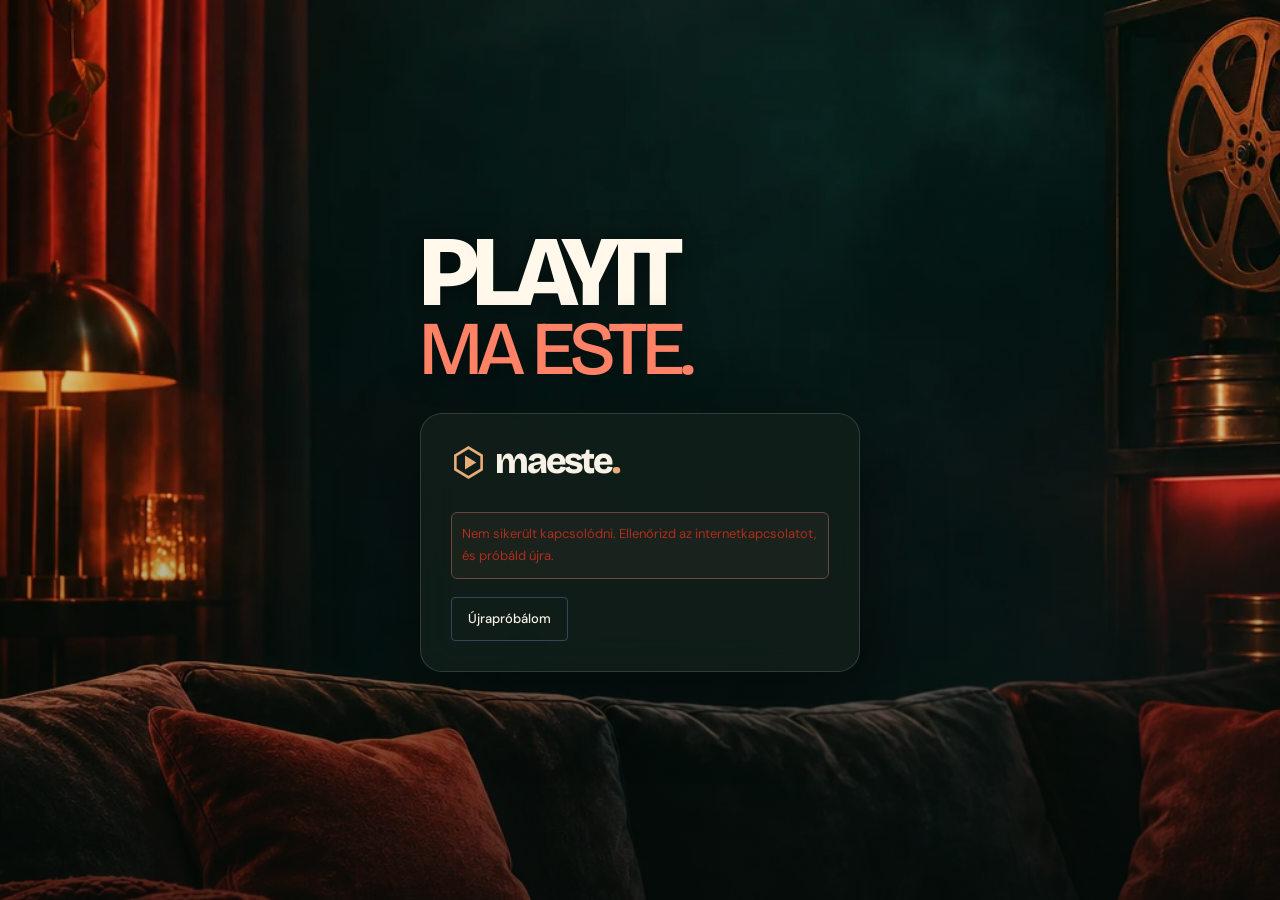
<file: b/index.html>
<!doctype html>
<html lang="hu">
<head>
  <meta charset="utf-8">
  <meta name="viewport" content="width=device-width, initial-scale=1, viewport-fit=cover">
  <meta name="theme-color" content="#101b20">
  <meta name="maeste-api-origin" content="https://maeste-filmrandi.turcsi.chatgpt.site">
  <meta name="description" content="Találjátok meg a ma esti filmet vagy sorozatot. Lapozzatok egyedül vagy ketten, válasszatok streaming szolgáltatót, és jöhet a közös este.">
  <title>MaEste B — Mobilos tesztverzió</title>
  <link rel="icon" href="./favicon.svg" type="image/svg+xml">
  <link rel="manifest" href="./manifest.webmanifest">
  <link rel="stylesheet" href="./styles.css?v=20261122-b-real-app-v1">
  <script src="./backup.js" defer></script>
  <script src="./app.js?v=20261122-b-real-app-v1" defer></script>
</head>
<body>
  <section id="access-gate" class="access-gate" aria-labelledby="access-title">
    <div class="access-art" aria-hidden="true"><div class="art-type">PLAYIT<i>MA ESTE.</i></div><div class="art-aperture"><span></span></div></div>
    <div class="access-card">
      <a class="brand" href="./" aria-label="MaEste kezdőlap"><svg class="brand-mark" viewBox="0 0 40 40" aria-hidden="true"><path d="M20 3 35 12v16l-15 9L5 28V12Z" fill="none" stroke="currentColor" stroke-width="3"/><path d="m16 12 13 8-13 8Z" fill="currentColor"/></svg><span>maeste<span class="brand-dot">.</span></span></a>
      <h1 id="access-title" class="sr-only">PLAYIT MA ESTE</h1>
      <p id="access-status" class="access-status" role="status" aria-live="polite">Belépés ellenőrzése…</p>
      <form id="access-form" hidden>
        <label class="field-label" for="access-password">Alkalmazásjelszó</label>
        <input id="access-password" name="password" type="password" autocomplete="current-password" maxlength="256" required aria-describedby="access-error" placeholder="A közös jelszavatok">
        <button id="access-submit" class="primary-button" type="submit">Belépés <span aria-hidden="true"></span></button>
      </form>
      <p id="access-error" class="inline-error" role="alert" hidden></p>
      <button id="access-retry" class="secondary-button" type="button" hidden>Újrapróbálom </button>
      <noscript><p class="inline-error">A MaEste használatához engedélyezd a JavaScriptet a böngésződben.</p></noscript>
    </div>
  </section>
  <div class="app-shell" hidden>
    <header class="topbar">
      <a class="brand" href="./" aria-label="MaEste kezdőlap"><svg class="brand-mark" viewBox="0 0 40 40" aria-hidden="true"><path d="M20 3 35 12v16l-15 9L5 28V12Z" fill="none" stroke="currentColor" stroke-width="3"/><path d="m16 12 13 8-13 8Z" fill="currentColor"/></svg><span>maeste<span class="brand-dot">.</span></span></a>
      <span class="top-tagline">A MA ESTI FILMKLUB</span>
      <div class="top-actions"><button id="search-open" type="button" aria-label="Film vagy sorozat keresése" aria-haspopup="dialog" aria-controls="search-dialog"><svg viewBox="0 0 24 24" aria-hidden="true"><circle cx="10" cy="10" r="6"/><path d="m15 15 5 5"/></svg></button><button id="seen-open" class="icon-text seen-header-button" type="button" aria-label="Már látott filmjeim megnyitása"><svg viewBox="0 0 24 24" aria-hidden="true"><path d="M2 12s3.6-6 10-6 10 6 10 6-3.6 6-10 6S2 12 2 12Z"/><circle cx="12" cy="12" r="3"/></svg><span class="seen-header-label">Már láttam</span><span class="count-badge" id="seen-count">0</span></button><button id="filters-toggle" class="icon-text" aria-label="Szűrők" aria-controls="filters-panel" type="button"><svg viewBox="0 0 24 24" aria-hidden="true"><path d="M4 7h16M4 17h16M8 4v6M16 14v6"/></svg> <span class="mobile-action-label">Szűrők</span></button><button id="favorites-open" aria-label="Listám" class="icon-text" type="button"><svg viewBox="0 0 24 24" aria-hidden="true"><path d="M6 3h12v18l-6-4-6 4Z"/></svg> <span id="list-label">Listám</span> <span class="count-badge" id="favorites-count">0</span></button></div>
    </header>

    <div class="workspace">
      <aside id="filters-panel" class="filters-panel" role="dialog" aria-modal="true" aria-label="A moziest beállításai" inert>
        <div class="mobile-panel-head"><strong>A moziested</strong><button type="button" id="filters-close" class="close-button" aria-label="Szűrők bezárása">×</button></div>
        <div class="intro"><div class="eyebrow"><span class="tiny-star">✦</span> MA ESTE RÁÉRTEK</div><h1>Kevesebb keresés.<br><em>Több mozi.</em></h1><p>A film megvan. Már csak meg kell találnotok egymást.</p></div>

        <div class="section-label redundant-mode"><span>JÁTÉKMÓD</span></div>
        <div class="mode-tabs" role="group" aria-label="Játékmód"><button type="button" id="solo-mode" class="mode-tab active" aria-pressed="true">Egyedül</button><button type="button" id="pair-mode" class="mode-tab" aria-pressed="false">Párosan</button></div>
        <div id="room-summary" class="room-summary" hidden><span class="live-dot"></span><span>Szoba: <strong id="room-code-small"></strong></span><button type="button" id="room-info">Megnyitás </button></div>

        <form id="filters-form">
          <fieldset id="filter-fields">
            <legend class="sr-only">Filmek és sorozatok szűrői</legend><div class="taste-heading">MIBŐL VÁLOGASSUNK?</div><div class="taste-tabs" role="group" aria-label="Ajánlás típusa"><button type="button" id="taste-recommended" class="taste-tab" aria-pressed="false">✦ Nekem ajánlott</button><button type="button" id="taste-popular" class="taste-tab active" aria-pressed="true">Népszerű</button></div><p id="taste-hint" class="field-hint">Népszerű filmek az általad választott szűrőkkel.</p>
            <div class="section-label"><span>HOL NÉZNÉTEK?</span><span class="region-tag">HU</span></div>
            <div id="provider-options" class="provider-options" aria-label="Streaming szolgáltatók"><button type="button" class="provider-chip selected" data-provider="any" aria-pressed="true">✦ Bármelyik</button><span class="subtle loading-providers">Szolgáltatók betöltése…</span></div>
            <p class="field-hint">Több szolgáltatót is választhatsz. Előfizetéses kínálatra szűrünk, Magyarországon.</p>
            <div class="section-label"><span>MILYEN ESTÉTEK VAN?</span></div>
            <div class="mood-options" role="group" aria-label="Hangulat"><button type="button" data-mood="" class="mood-chip selected" aria-pressed="true">Bármi jöhet</button><button type="button" data-mood="35" class="mood-chip" aria-pressed="false">☀ Könnyed</button><button type="button" data-mood="53" class="mood-chip" aria-pressed="false">ϟ Izgalmas</button><button type="button" data-mood="10749" class="mood-chip" aria-pressed="false">♡ Romantikus</button><button type="button" data-mood="878" class="mood-chip" aria-pressed="false">✧ Más világ</button></div>
            <label class="field-label" for="genre-select">Vagy válassz műfajt</label><select id="genre-select"><option value="">Minden műfaj</option></select>
            <details class="exclusion-filter"><summary>Műfajok, amiket most kihagynék</summary><p id="exclusion-note" class="field-hint">A kizárt műfajok nem kerülnek a válogatásba. Többet is választhatsz.</p><div id="excluded-genres" class="excluded-genres" role="group" aria-label="Kizárt műfajok"></div></details>
            <div class="field-row"><div><label id="runtime-label" class="field-label" for="runtime-select">Ennyi időnk van</label><select id="runtime-select"><option value="">Bármennyi</option><option value="90">Legfeljebb 90 perc</option><option value="120">Legfeljebb 2 óra</option><option value="150">Legfeljebb 2,5 óra</option></select></div><div><label class="field-label" for="rating-select">Értékelés</label><select id="rating-select"><option value="0">Bármilyen</option><option value="6">6+ / 10</option><option value="7">7+ / 10</option><option value="8">8+ / 10</option></select></div></div>
            <div class="year-fields field-row"><div><label id="year-from-label" class="field-label" for="year-from">Évjárat ettől</label><input id="year-from" type="number" inputmode="numeric" min="1870" max="2031" step="1" placeholder="Pl. 2000" aria-describedby="year-hint"></div><div><label id="year-to-label" class="field-label" for="year-to">Évjárat eddig</label><input id="year-to" type="number" inputmode="numeric" min="1870" max="2031" step="1" placeholder="Pl. 2026" aria-describedby="year-hint"></div></div><p id="year-hint" class="field-hint">Üresen nincs évkorlát. Sorozatnál az első bemutató évét vesszük figyelembe.</p><p id="filter-validation" class="inline-error" role="alert" hidden></p>
          </fieldset>
          <button id="apply-filters" type="submit" class="primary-button"><span>Mutasd a filmeket</span><span aria-hidden="true"></span></button>
          <p id="filter-lock-note" class="field-hint" hidden>A közös válogatás szűrői rögzítve vannak. Ha nincs közös találat, a kör végén együtt folytathatjátok egy új válogatással.</p>
        </form>
    <div class="access-session"><button id="access-logout" type="button" class="text-button" hidden>Kilépés az alkalmazásból </button></div>
    <p class="field-hint mobile-source-credit">Filmadatok: <a href="https://www.themoviedb.org/" target="_blank" rel="noopener noreferrer">TMDB</a> · Elérhetőség: <a href="https://www.justwatch.com/hu" target="_blank" rel="noopener noreferrer">JustWatch</a>. This product uses the TMDB API but is not endorsed or certified by TMDB.</p>
        <div class="sidebar-footer"><span aria-hidden="true">✷</span><p>Egy húzás közelebb<br>a ma esti filmhez.</p></div>
      </aside>
      <div id="filters-backdrop" class="sheet-backdrop" hidden></div>

      <main id="main-content" class="discovery">
        <div class="discovery-header"><div><div class="headline-search"><h2 class="playit-heading" aria-label="PLAYIT"><svg viewBox="0 0 190 100" aria-hidden="true" focusable="false"><text x="0" y="83" textLength="190" lengthAdjust="spacingAndGlyphs">PLAYIT</text></svg></h2></div></div><div class="quick-start-controls"><div class="quick-mode-buttons" role="group" aria-label="Játék módja"><button id="quick-solo" type="button" aria-pressed="true">Egyedül</button><button id="quick-pair" type="button" aria-pressed="false">Párosan</button></div><div class="media-tabs" role="group" aria-label="Mit néznétek?"><button id="media-movie" type="button" data-media-type="movie" aria-pressed="true">Filmek</button><button id="media-tv" type="button" data-media-type="tv" aria-pressed="false">Sorozatok</button></div><div class="edition-counter" aria-label="Válogatás állása"><strong id="deck-counter" class="deck-counter" aria-live="polite">— / —</strong></div></div></div>
        <div id="quick-providers" class="quick-providers" role="group" aria-label="Streaming szolgáltatók gyorsválasztója"></div>
        
        <p id="recommendation-status" class="recommendation-status" hidden></p><div id="pair-banner" class="pair-banner" hidden><div><span class="live-dot"></span><strong id="pair-status">Várjuk a párodat…</strong><span id="pair-progress"></span></div><button id="share-room" type="button">Kód másolása <span aria-hidden="true"></span></button></div>
        <div id="connection-banner" class="connection-banner" hidden><p id="connection-status" class="connection-copy" role="status" data-state="connected"></p><button id="connection-retry" type="button" class="secondary-button" hidden>Újracsatlakozás</button></div>
        <section id="decision-banner" class="decision-banner" aria-label="Közös filmválasztás" hidden><div><span class="decision-banner-star" aria-hidden="true">✦</span><div><strong id="decision-banner-title">Három közös igen. Egy ma esti film.</strong><p id="decision-banner-note"></p></div></div><button id="decision-open" type="button" class="secondary-button">Döntőkör </button></section><div class="screen-layout">
          <section class="swipe-area" aria-label="Filmajánló">
            <div id="card-stage" class="card-stage"><div class="state-card"><div class="loading-reel" aria-hidden="true">✦</div><h3>Előkészítjük a moziestet…</h3><p>Már érkeznek a filmek.</p></div></div>
            <div id="movie-actions" class="movie-actions" hidden><button type="button" id="undo-vote" class="action-small" title="Előző döntés visszavonása" aria-label="Előző döntés visszavonása" disabled><span aria-hidden="true">↶</span></button><button type="button" id="vote-no" class="vote-button vote-no" aria-label="Film kihagyása"><svg viewBox="0 0 24 24" aria-hidden="true"><path d="m6 6 12 12M18 6 6 18"/></svg><small>Kihagyom</small></button><button type="button" id="vote-seen" class="vote-button vote-seen" aria-label="Már láttam ezt a filmet"><svg viewBox="0 0 24 24" aria-hidden="true"><path d="M2 12s3.6-6 10-6 10 6 10 6-3.6 6-10 6S2 12 2 12Z"/><circle cx="12" cy="12" r="3"/></svg><small>Már láttam</small></button><button type="button" id="vote-yes" class="vote-button vote-yes" aria-label="Tetszik ez a film"><svg viewBox="0 0 24 24" aria-hidden="true"><path d="M20.8 4.6a5.5 5.5 0 0 0-7.8 0L12 5.7l-1.1-1.1a5.5 5.5 0 0 0-7.8 7.8L12 21l8.8-8.6a5.5 5.5 0 0 0 0-7.8Z"/></svg><small>Jöhet!</small></button><span class="action-spacer" aria-hidden="true"></span></div>
            <div id="action-error" class="inline-error action-error" role="alert" hidden><span id="action-error-text"></span><button type="button" class="error-inline-retry" data-action="retry-seen">Újrapróbálom </button></div><p id="gesture-hint" class="gesture-hint" hidden>Balra: kihagyom · Jobbra: jöhet · Lefelé: már láttam.<span>Billentyűzeten a nyilakkal is választhatsz.</span></p>
          </section>
          <aside class="night-notes" aria-label="A moziested összefoglalója"><div class="note-heading"><span class="tiny-star">✦</span><span>A TE MOZIESTED</span></div><div id="night-description" class="night-description">Egy jó filmhez<br><em>csak egy igen kell.</em></div><div class="ticket-rule"></div><dl class="night-facts"><div><dt>Helyszín</dt><dd>Otthon, a kanapén</dd></div><div><dt>Válogatás</dt><dd id="summary-type">Filmek</dd></div><div><dt>Szolgáltatók</dt><dd id="summary-providers">Bármelyik</dd></div><div><dt>Hangulat</dt><dd id="summary-genre">Bármi jöhet</dd></div><div><dt>Kizárt műfajok</dt><dd id="summary-excluded">Nincs</dd></div><div><dt>Évjárat</dt><dd id="summary-years">Bármelyik</dd></div><div><dt>Játékidő</dt><dd id="summary-runtime">Ráérünk</dd></div></dl><div class="ticket-rule"></div><div class="mini-list-heading"><span id="shortlist-title">EDDIG TETSZIK</span><strong id="shortlist-count">0</strong></div><div id="shortlist" class="shortlist"><p class="empty-mini">A neked tetsző filmek itt gyűlnek. Jöhet az első?</p></div><button id="random-choice" class="text-button" type="button" disabled>Válassz helyettem <span aria-hidden="true"></span></button><span class="ticket-cut ticket-cut-left"></span><span class="ticket-cut ticket-cut-right"></span></aside>
        </div>
        <footer class="main-footer"><div class="footer-brand">Jó filmet. Jó estét.</div><p>Filmadatok: <a href="https://www.themoviedb.org/" target="_blank" rel="noopener noreferrer">TMDB</a> · Elérhetőség: <a href="https://www.justwatch.com/hu" target="_blank" rel="noopener noreferrer">JustWatch</a></p><p class="attribution">This product uses the TMDB API but is not endorsed or certified by TMDB.</p></footer>
      </main>
    </div>
  </div>

  <dialog id="room-dialog" class="modal room-dialog"><div class="dialog-top"><span class="eyebrow">KETTEN MÉG JOBB</span><button type="button" class="close-button" data-close-dialog aria-label="Ablak bezárása">×</button></div><div id="room-create-content"><h2>Közös este.<br><em>Közös kedvencek.</em></h2><p class="dialog-description">Külön lapoztok. Ha mindketten igent mondtok, megvan a közös találat.</p><label class="field-label" for="player-name">Hogy szólíthatunk?</label><input id="player-name" maxlength="30" autocomplete="given-name" placeholder="A keresztneved" value=""><button type="button" id="create-room" class="primary-button">Új moziest indítása <span aria-hidden="true"></span></button><p class="field-hint">Az új szobában az aktuális filmszűrőid érvényesek.</p><div class="or-divider"><span>vagy csatlakozz</span></div><label class="field-label" for="join-code">Meghívókód</label><div class="join-row"><input id="join-code" maxlength="8" placeholder="Pl. A7B9C2D4" autocomplete="off" autocapitalize="characters" spellcheck="false"><button id="join-room" type="button" class="secondary-button">Csatlakozom </button></div></div><div id="room-active-content" hidden><h2>A ti<br><em>moziestétek.</em></h2><p class="dialog-description">Küldd el a kódot vagy a meghívólinket a párodnak.</p><div id="room-code-large" class="room-code-large"></div><button id="copy-invite" class="primary-button" type="button">Meghívólink másolása <span aria-hidden="true"></span></button><div id="room-members" class="room-members"></div><button id="leave-room" type="button" class="text-button danger-text">Kilépés a szobából</button></div><p id="room-error" class="inline-error" role="alert" hidden></p></dialog>

  <dialog id="search-dialog" class="modal list-dialog search-dialog" aria-labelledby="search-title"><div class="dialog-top"><span id="search-type-label" class="eyebrow">CÍM SZERINTI KERESÉS</span><button type="button" class="close-button" data-close-dialog aria-label="Keresés bezárása">×</button></div><h2 id="search-title">Találatok</h2><section class="quick-start" aria-label="Moziest indítása"><form id="title-search-form" class="title-search-form" role="search"><label class="sr-only" for="title-search-input">Film vagy sorozat keresése cím szerint</label><input id="title-search-input" type="search" minlength="2" maxlength="100" placeholder="Keress egy film címére…" autocomplete="off" aria-describedby="title-search-validation"><button id="title-search-submit" aria-label="Keresés" type="submit" class="secondary-button"><svg viewBox="0 0 24 24" aria-hidden="true"><circle cx="10" cy="10" r="6"/><path d="m15 15 5 5"/></svg><span>Keresés</span></button></form><p id="title-search-validation" class="search-validation" role="alert" hidden></p><p class="quick-start-note">Válasszatok filmet vagy sorozatot, egyedül vagy ketten.</p></section><p class="search-catalog-note">Itt a teljes katalógusban keresel. A válogatás szolgáltató-, évjárat- és műfajszűrői nem szűkítik a találatokat.</p><p id="search-status" class="search-status" role="status" aria-live="polite"></p><div id="search-results" class="search-results"></div><button id="search-more" type="button" class="secondary-button search-pagination" hidden>További találatok </button></dialog>

  <dialog id="favorites-dialog" class="modal list-dialog"><div class="dialog-top"><span class="eyebrow" id="favorites-eyebrow">A TE VÁLOGATÁSOD</span><button type="button" class="close-button" data-close-dialog aria-label="Lista bezárása">×</button></div><h2 id="favorites-title">Ezt még megnézném.</h2><div class="list-tools"><p id="favorites-description">A kedvenceid ezen az eszközön maradnak meg.</p><button id="favorites-random" type="button" class="secondary-button">Sorsolj egyet ✦</button></div><div class="backup-controls"><div><strong>Vidd magaddal a listáidat</strong><p>Mentsd le a kedvenceidet és a már látott filmeket, sorozatokat. A fájlból másik eszközön is visszaállíthatod őket.</p></div><button id="backup-export" type="button" class="secondary-button">Listák mentése ↓</button><button id="backup-import" type="button" class="secondary-button">Visszaállítás ↑</button><input id="backup-file" type="file" accept="application/json,.json" aria-label="MaEste listamentés kiválasztása" hidden></div><p id="backup-status" class="backup-status" role="status" aria-live="polite" hidden></p><div id="favorites-list" class="favorites-list"></div></dialog>

  <dialog id="seen-dialog" class="modal list-dialog"><div class="dialog-top"><span class="eyebrow">A MÁR LÁTOTT TÖRTÉNETEID</span><button type="button" class="close-button" data-close-dialog aria-label="Látott filmek bezárása">×</button></div><h2>Ezek már megvoltak.</h2><p id="seen-storage-note" class="library-storage-note"></p><div id="seen-library-error" class="inline-error" role="alert" hidden></div><button type="button" id="seen-sync" class="text-button" hidden>Lista frissítése </button><div id="seen-list" class="favorites-list"></div></dialog>
  <dialog id="decision-dialog" class="modal decision-dialog"><div class="dialog-top"><span class="eyebrow">A MA ESTI DÖNTŐKÖR</span><button type="button" class="close-button" data-close-dialog aria-label="Döntőkör bezárása">×</button></div><div id="decision-content"></div><p id="decision-error" class="inline-error" role="alert" hidden></p></dialog>
  <dialog id="details-dialog" class="modal details-dialog"><button type="button" class="close-button detail-close" data-close-dialog aria-label="Filmrészletek bezárása">×</button><div id="details-content"></div></dialog>
  <dialog id="match-dialog" class="modal match-dialog"><div class="dialog-top"><span class="eyebrow">EZ BIZONY KÖZÖS IGEN</span><button type="button" class="close-button" data-close-dialog aria-label="Találat bezárása">×</button></div><div class="match-star" aria-hidden="true">✦</div><h2>Megvan a<br><em>közös nevező.</em></h2><div id="match-content"></div><button type="button" id="match-continue" class="primary-button">Nézzünk még párat <span aria-hidden="true"></span></button></dialog>
  <div id="toast" class="toast" role="status" aria-live="polite" hidden></div>
</body>
</html>
</file>
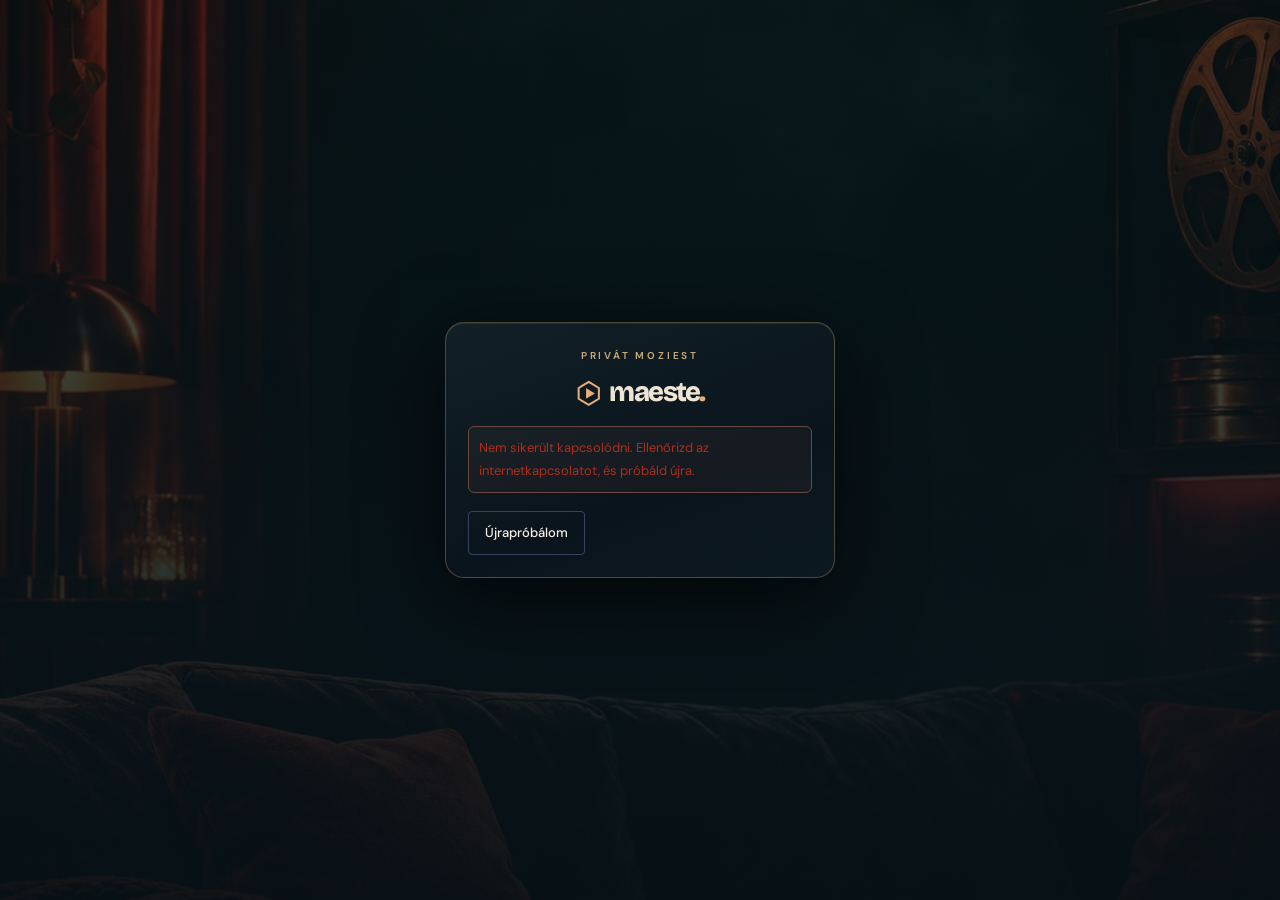
<file: maeste-test/index.html>
<!doctype html>
<html lang="hu">
<head>
  <meta charset="utf-8">
  <meta name="viewport" content="width=device-width, initial-scale=1, viewport-fit=cover">
  <meta name="theme-color" content="#101b20">
  <meta name="maeste-api-origin" content="https://maeste-filmrandi.turcsi.chatgpt.site">
  <meta name="description" content="Találjátok meg a ma esti filmet vagy sorozatot. Lapozzatok egyedül vagy ketten, válasszatok streaming szolgáltatót, és jöhet a közös este.">
  <title>PLAYIT — görgetésmentes mobilteszt</title>
  <link rel="icon" href="../maeste/favicon.svg" type="image/svg+xml">
  <link rel="preconnect" href="https://image.tmdb.org" crossorigin>
  <link rel="preconnect" href="https://maeste-filmrandi.turcsi.chatgpt.site" crossorigin>
  <link rel="manifest" href="../maeste/manifest.webmanifest">
  <link rel="stylesheet" href="../maeste/styles.css?v=20261122-fixed-bottom-votes">
  <link rel="stylesheet" href="./mobile-fit.css?v=13">
  <link rel="stylesheet" href="./retro-phone.css?v=7">
  <script src="../maeste/backup.js" defer></script>
  <script src="../maeste/app.js?v=20261122-full-poster" defer></script>
  <script src="./enhancements.js?v=6" defer></script>
  <script src="./retro-phone.js?v=5" defer></script>
  <script src="./performance.js?v=1" defer></script>
</head>
<body>
  <section id="access-gate" class="access-gate" aria-labelledby="access-title">
    <div class="access-art" aria-hidden="true"><div class="art-type">PLAYIT<i>MA ESTE.</i></div><div class="art-aperture"><span></span></div></div>
    <div class="access-card">
      <a class="brand" href="./" aria-label="MaEste kezdőlap"><svg class="brand-mark" viewBox="0 0 40 40" aria-hidden="true"><path d="M20 3 35 12v16l-15 9L5 28V12Z" fill="none" stroke="currentColor" stroke-width="3"/><path d="m16 12 13 8-13 8Z" fill="currentColor"/></svg><span>maeste<span class="brand-dot">.</span></span></a>
      <h1 id="access-title" class="sr-only">PLAYIT MA ESTE</h1>
      <p id="access-status" class="access-status" role="status" aria-live="polite">Belépés ellenőrzése…</p>
      <form id="access-form" hidden>
        <label class="field-label" for="access-password">Alkalmazásjelszó</label>
        <input id="access-password" name="password" type="password" autocomplete="current-password" maxlength="256" required aria-describedby="access-error" placeholder="A közös jelszavatok">
        <button id="access-submit" class="primary-button" type="submit">Belépés <span aria-hidden="true"></span></button>
      </form>
      <p id="access-error" class="inline-error" role="alert" hidden></p>
      <button id="access-retry" class="secondary-button" type="button" hidden>Újrapróbálom </button>
      <noscript><p class="inline-error">A MaEste használatához engedélyezd a JavaScriptet a böngésződben.</p></noscript>
    </div>
  </section>
  <div class="app-shell" hidden>


    <div class="workspace">
      <aside id="filters-panel" class="filters-panel" role="dialog" aria-modal="true" aria-label="A moziest beállításai" inert>
        <div class="mobile-panel-head"><strong>A moziested</strong><button type="button" id="filters-close" class="close-button" aria-label="Szűrők bezárása">×</button></div>
        <div class="intro"><div class="eyebrow"><span class="tiny-star">✦</span> MA ESTE RÁÉRTEK</div><h1>Kevesebb keresés.<br><em>Több mozi.</em></h1><p>A film megvan. Már csak meg kell találnotok egymást.</p></div>

        <div class="section-label redundant-mode"><span>JÁTÉKMÓD</span></div>
        <div class="mode-tabs" role="group" aria-label="Játékmód"><button type="button" id="solo-mode" class="mode-tab active" aria-pressed="true">Egyedül</button><button type="button" id="pair-mode" class="mode-tab" aria-pressed="false">Párosan</button></div>
        <div id="room-summary" class="room-summary" hidden><span class="live-dot"></span><span>Szoba: <strong id="room-code-small"></strong></span><button type="button" id="room-info">Megnyitás </button></div>

        <form id="filters-form">
          <fieldset id="filter-fields">
            <legend class="sr-only">Filmek és sorozatok szűrői</legend><div class="taste-heading">MIBŐL VÁLOGASSUNK?</div><div class="taste-tabs" role="group" aria-label="Ajánlás típusa"><button type="button" id="taste-recommended" class="taste-tab" aria-pressed="false">✦ Nekem ajánlott</button><button type="button" id="taste-popular" class="taste-tab active" aria-pressed="true">Népszerű</button></div><p id="taste-hint" class="field-hint">Népszerű filmek az általad választott szűrőkkel.</p>
            <div class="section-label"><span>HOL NÉZNÉTEK?</span><span class="region-tag">HU</span></div>
            <div id="provider-options" class="provider-options" aria-label="Streaming szolgáltatók"><button type="button" class="provider-chip selected" data-provider="any" aria-pressed="true">✦ Bármelyik</button><span class="subtle loading-providers">Szolgáltatók betöltése…</span></div>
            <p class="field-hint">Több szolgáltatót is választhatsz. Előfizetéses kínálatra szűrünk, Magyarországon.</p>
            <div class="section-label"><span>MILYEN ESTÉTEK VAN?</span></div>
            <div class="mood-options" role="group" aria-label="Hangulat"><button type="button" data-mood="" class="mood-chip selected" aria-pressed="true">Bármi jöhet</button><button type="button" data-mood="35" class="mood-chip" aria-pressed="false">☀ Könnyed</button><button type="button" data-mood="53" class="mood-chip" aria-pressed="false">ϟ Izgalmas</button><button type="button" data-mood="10749" class="mood-chip" aria-pressed="false">♡ Romantikus</button><button type="button" data-mood="878" class="mood-chip" aria-pressed="false">✧ Más világ</button></div>
            <label class="field-label" for="genre-select">Vagy válassz műfajt</label><select id="genre-select"><option value="">Minden műfaj</option></select>
            <details class="exclusion-filter"><summary>Műfajok, amiket most kihagynék</summary><p id="exclusion-note" class="field-hint">A kizárt műfajok nem kerülnek a válogatásba. Többet is választhatsz.</p><div id="excluded-genres" class="excluded-genres" role="group" aria-label="Kizárt műfajok"></div></details>
            <div class="field-row"><div><label id="runtime-label" class="field-label" for="runtime-select">Ennyi időnk van</label><select id="runtime-select"><option value="">Bármennyi</option><option value="90">Legfeljebb 90 perc</option><option value="120">Legfeljebb 2 óra</option><option value="150">Legfeljebb 2,5 óra</option></select></div><div><label class="field-label" for="rating-select">Értékelés</label><select id="rating-select"><option value="0">Bármilyen</option><option value="6">6+ / 10</option><option value="7">7+ / 10</option><option value="8">8+ / 10</option></select></div></div>
            <div class="year-fields field-row"><div><label id="year-from-label" class="field-label" for="year-from">Évjárat ettől</label><input id="year-from" type="number" inputmode="numeric" min="1870" max="2031" step="1" placeholder="Pl. 2000" aria-describedby="year-hint"></div><div><label id="year-to-label" class="field-label" for="year-to">Évjárat eddig</label><input id="year-to" type="number" inputmode="numeric" min="1870" max="2031" step="1" placeholder="Pl. 2026" aria-describedby="year-hint"></div></div><p id="year-hint" class="field-hint">Üresen nincs évkorlát. Sorozatnál az első bemutató évét vesszük figyelembe.</p><p id="filter-validation" class="inline-error" role="alert" hidden></p>
          </fieldset>
          <button id="apply-filters" type="submit" class="primary-button"><span>Mutasd a filmeket</span><span aria-hidden="true"></span></button>
          <p id="filter-lock-note" class="field-hint" hidden>A közös válogatás szűrői rögzítve vannak. Ha nincs közös találat, a kör végén együtt folytathatjátok egy új válogatással.</p>
        </form>
    <div class="access-session"><button id="access-logout" type="button" class="text-button" hidden>Kilépés az alkalmazásból </button></div>
    <p class="field-hint mobile-source-credit">Filmadatok: <a href="https://www.themoviedb.org/" target="_blank" rel="noopener noreferrer">TMDB</a> · Elérhetőség: <a href="https://www.justwatch.com/hu" target="_blank" rel="noopener noreferrer">JustWatch</a>. This product uses the TMDB API but is not endorsed or certified by TMDB.</p>
        <div class="sidebar-footer"><span aria-hidden="true">✷</span><p>Egy húzás közelebb<br>a ma esti filmhez.</p></div>
      </aside>
      <div id="filters-backdrop" class="sheet-backdrop" hidden></div>

      <main id="main-content" class="discovery">
        <div class="discovery-header"><div><div class="headline-search"><h2 class="playit-heading" aria-label="PLAYIT"><svg viewBox="0 13 190 75" preserveAspectRatio="none" aria-hidden="true" focusable="false"><text x="0" y="83" textLength="190" lengthAdjust="spacingAndGlyphs">PLAYIT</text></svg></h2><div class="playit-quick-actions top-actions"><button id="search-open" type="button" aria-label="Film vagy sorozat keresése" aria-haspopup="dialog" aria-controls="search-dialog"><svg viewBox="0 0 24 24" aria-hidden="true"><circle cx="10" cy="10" r="6"/><path d="m15 15 5 5"/></svg></button><button id="seen-open" class="icon-text seen-header-button" type="button" aria-label="Már látott filmjeim megnyitása"><svg viewBox="0 0 24 24" aria-hidden="true"><path d="M2 12s3.6-6 10-6 10 6 10 6-3.6 6-10 6S2 12 2 12Z"/><circle cx="12" cy="12" r="3"/></svg><span class="seen-header-label">Már láttam</span><span class="count-badge" id="seen-count">0</span></button><button id="filters-toggle" class="icon-text" aria-label="Szűrők" aria-controls="filters-panel" type="button"><svg viewBox="0 0 24 24" aria-hidden="true"><path d="M4 7h16M4 17h16M8 4v6M16 14v6"/></svg> <span class="mobile-action-label">Szűrők</span></button><button id="favorites-open" aria-label="Listám" class="icon-text" type="button"><svg viewBox="0 0 24 24" aria-hidden="true"><path d="M6 3h12v18l-6-4-6 4Z"/></svg> <span id="list-label">Listám</span> <span class="count-badge" id="favorites-count">0</span></button></div></div></div><div class="quick-start-controls"><div class="quick-mode-buttons" role="group" aria-label="Játék módja"><button id="quick-solo" type="button" aria-pressed="true">Egyedül</button><button id="quick-pair" type="button" aria-pressed="false">Párosan</button></div><div class="media-tabs" role="group" aria-label="Mit néznétek?"><button id="media-movie" type="button" data-media-type="movie" aria-pressed="true">Filmek</button><button id="media-tv" type="button" data-media-type="tv" aria-pressed="false">Sorozatok</button></div><div class="edition-counter" aria-label="Válogatás állása"><strong id="deck-counter" class="deck-counter" aria-live="polite">— / —</strong></div></div></div>
        <div id="quick-providers" class="quick-providers" role="group" aria-label="Streaming szolgáltatók gyorsválasztója"></div>
        
        <p id="recommendation-status" class="recommendation-status" hidden></p><div id="pair-banner" class="pair-banner" hidden><div><span class="live-dot"></span><strong id="pair-status">Várjuk a párodat…</strong><span id="pair-progress"></span></div><button id="share-room" type="button">Kód másolása <span aria-hidden="true"></span></button></div>
        <div id="connection-banner" class="connection-banner" hidden><p id="connection-status" class="connection-copy" role="status" data-state="connected"></p><button id="connection-retry" type="button" class="secondary-button" hidden>Újracsatlakozás</button></div>
        <section id="decision-banner" class="decision-banner" aria-label="Közös filmválasztás" hidden><div><span class="decision-banner-star" aria-hidden="true">✦</span><div><strong id="decision-banner-title">Három közös igen. Egy ma esti film.</strong><p id="decision-banner-note"></p></div></div><button id="decision-open" type="button" class="secondary-button">Döntőkör </button></section><div class="screen-layout">
          <section class="swipe-area" aria-label="Filmajánló">
            <div id="card-stage" class="card-stage"><div class="state-card"><div class="loading-reel" aria-hidden="true">✦</div><h3>Előkészítjük a moziestet…</h3><p>Már érkeznek a filmek.</p></div></div>
            <div id="movie-actions" class="movie-actions" hidden><button type="button" id="undo-vote" class="action-small" title="Előző döntés visszavonása" aria-label="Előző döntés visszavonása" disabled><span aria-hidden="true">↶</span></button><button type="button" id="vote-no" class="vote-button vote-no" aria-label="Film kihagyása"><svg viewBox="0 0 24 24" aria-hidden="true"><path d="m6 6 12 12M18 6 6 18"/></svg><small>Kihagyom</small></button><button type="button" id="vote-seen" class="vote-button vote-seen" aria-label="Már láttam ezt a filmet"><svg viewBox="0 0 24 24" aria-hidden="true"><path d="M2 12s3.6-6 10-6 10 6 10 6-3.6 6-10 6S2 12 2 12Z"/><circle cx="12" cy="12" r="3"/></svg><small>Már láttam</small></button><button type="button" id="vote-yes" class="vote-button vote-yes" aria-label="Tetszik ez a film"><svg viewBox="0 0 24 24" aria-hidden="true"><path d="M20.8 4.6a5.5 5.5 0 0 0-7.8 0L12 5.7l-1.1-1.1a5.5 5.5 0 0 0-7.8 7.8L12 21l8.8-8.6a5.5 5.5 0 0 0 0-7.8Z"/></svg><small>Jöhet!</small></button><span class="action-spacer" aria-hidden="true"></span></div>
            <div id="action-error" class="inline-error action-error" role="alert" hidden><span id="action-error-text"></span><button type="button" class="error-inline-retry" data-action="retry-seen">Újrapróbálom </button></div><p id="gesture-hint" class="gesture-hint" hidden>Balra: kihagyom · Jobbra: jöhet · Lefelé: már láttam.<span>Billentyűzeten a nyilakkal is választhatsz.</span></p>
          </section>
          <aside class="night-notes" aria-label="A moziested összefoglalója"><div class="note-heading"><span class="tiny-star">✦</span><span>A TE MOZIESTED</span></div><div id="night-description" class="night-description">Egy jó filmhez<br><em>csak egy igen kell.</em></div><div class="ticket-rule"></div><dl class="night-facts"><div><dt>Helyszín</dt><dd>Otthon, a kanapén</dd></div><div><dt>Válogatás</dt><dd id="summary-type">Filmek</dd></div><div><dt>Szolgáltatók</dt><dd id="summary-providers">Bármelyik</dd></div><div><dt>Hangulat</dt><dd id="summary-genre">Bármi jöhet</dd></div><div><dt>Kizárt műfajok</dt><dd id="summary-excluded">Nincs</dd></div><div><dt>Évjárat</dt><dd id="summary-years">Bármelyik</dd></div><div><dt>Játékidő</dt><dd id="summary-runtime">Ráérünk</dd></div></dl><div class="ticket-rule"></div><div class="mini-list-heading"><span id="shortlist-title">EDDIG TETSZIK</span><strong id="shortlist-count">0</strong></div><div id="shortlist" class="shortlist"><p class="empty-mini">A neked tetsző filmek itt gyűlnek. Jöhet az első?</p></div><button id="random-choice" class="text-button" type="button" disabled>Válassz helyettem <span aria-hidden="true"></span></button><span class="ticket-cut ticket-cut-left"></span><span class="ticket-cut ticket-cut-right"></span></aside>
        </div>
        <footer class="main-footer"><div class="footer-brand">Jó filmet. Jó estét.</div><p>Filmadatok: <a href="https://www.themoviedb.org/" target="_blank" rel="noopener noreferrer">TMDB</a> · Elérhetőség: <a href="https://www.justwatch.com/hu" target="_blank" rel="noopener noreferrer">JustWatch</a></p><p class="attribution">This product uses the TMDB API but is not endorsed or certified by TMDB.</p></footer>
      </main>
    </div>
  </div>

  <dialog id="room-dialog" class="modal room-dialog"><div class="dialog-top"><span class="eyebrow">KETTEN MÉG JOBB</span><button type="button" class="close-button" data-close-dialog aria-label="Ablak bezárása">×</button></div><div id="room-create-content"><h2>Közös este.<br><em>Közös kedvencek.</em></h2><p class="dialog-description">Külön lapoztok. Ha mindketten igent mondtok, megvan a közös találat.</p><label class="field-label" for="player-name">Hogy szólíthatunk?</label><input id="player-name" maxlength="30" autocomplete="given-name" placeholder="A keresztneved" value=""><button type="button" id="create-room" class="primary-button">Új moziest indítása <span aria-hidden="true"></span></button><p class="field-hint">Az új szobában az aktuális filmszűrőid érvényesek.</p><div class="or-divider"><span>vagy csatlakozz</span></div><label class="field-label" for="join-code">Meghívókód</label><div class="join-row"><input id="join-code" maxlength="8" placeholder="Pl. A7B9C2D4" autocomplete="off" autocapitalize="characters" spellcheck="false"><button id="join-room" type="button" class="secondary-button">Csatlakozom </button></div></div><div id="room-active-content" hidden><h2>A ti<br><em>moziestétek.</em></h2><p class="dialog-description">Küldd el a kódot vagy a meghívólinket a párodnak.</p><div id="room-code-large" class="room-code-large"></div><button id="copy-invite" class="primary-button" type="button">Meghívólink másolása <span aria-hidden="true"></span></button><div id="room-members" class="room-members"></div><button id="leave-room" type="button" class="text-button danger-text">Kilépés a szobából</button></div><p id="room-error" class="inline-error" role="alert" hidden></p></dialog>

  <dialog id="search-dialog" class="modal list-dialog search-dialog" aria-labelledby="search-title"><div class="dialog-top"><span id="search-type-label" class="eyebrow">CÍM SZERINTI KERESÉS</span><button type="button" class="close-button" data-close-dialog aria-label="Keresés bezárása">×</button></div><h2 id="search-title">Találatok</h2><section class="quick-start" aria-label="Moziest indítása"><form id="title-search-form" class="title-search-form" role="search"><label class="sr-only" for="title-search-input">Film vagy sorozat keresése cím szerint</label><input id="title-search-input" type="search" minlength="2" maxlength="100" placeholder="Keress egy film címére…" autocomplete="off" aria-describedby="title-search-validation"><button id="title-search-submit" aria-label="Keresés" type="submit" class="secondary-button"><svg viewBox="0 0 24 24" aria-hidden="true"><circle cx="10" cy="10" r="6"/><path d="m15 15 5 5"/></svg><span>Keresés</span></button></form><p id="title-search-validation" class="search-validation" role="alert" hidden></p><p class="quick-start-note">Válasszatok filmet vagy sorozatot, egyedül vagy ketten.</p></section><p class="search-catalog-note">Itt a teljes katalógusban keresel. A válogatás szolgáltató-, évjárat- és műfajszűrői nem szűkítik a találatokat.</p><p id="search-status" class="search-status" role="status" aria-live="polite"></p><div id="search-results" class="search-results"></div><button id="search-more" type="button" class="secondary-button search-pagination" hidden>További találatok </button></dialog>

  <dialog id="favorites-dialog" class="modal list-dialog"><div class="dialog-top"><span class="eyebrow" id="favorites-eyebrow">A TE VÁLOGATÁSOD</span><button type="button" class="close-button" data-close-dialog aria-label="Lista bezárása">×</button></div><h2 id="favorites-title">Ezt még megnézném.</h2><div class="list-tools"><p id="favorites-description">A kedvenceid ezen az eszközön maradnak meg.</p><button id="favorites-random" type="button" class="secondary-button">Sorsolj egyet ✦</button></div><div class="backup-controls"><div><strong>Vidd magaddal a listáidat</strong><p>Mentsd le a kedvenceidet és a már látott filmeket, sorozatokat. A fájlból másik eszközön is visszaállíthatod őket.</p></div><button id="backup-export" type="button" class="secondary-button">Listák mentése ↓</button><button id="backup-import" type="button" class="secondary-button">Visszaállítás ↑</button><input id="backup-file" type="file" accept="application/json,.json" aria-label="MaEste listamentés kiválasztása" hidden></div><p id="backup-status" class="backup-status" role="status" aria-live="polite" hidden></p><div id="favorites-list" class="favorites-list"></div></dialog>

  <dialog id="seen-dialog" class="modal list-dialog"><div class="dialog-top"><span class="eyebrow">A MÁR LÁTOTT TÖRTÉNETEID</span><button type="button" class="close-button" data-close-dialog aria-label="Látott filmek bezárása">×</button></div><h2>Ezek már megvoltak.</h2><p id="seen-storage-note" class="library-storage-note"></p><div id="seen-library-error" class="inline-error" role="alert" hidden></div><button type="button" id="seen-sync" class="text-button" hidden>Lista frissítése </button><div id="seen-list" class="favorites-list"></div></dialog>
  <dialog id="decision-dialog" class="modal decision-dialog"><div class="dialog-top"><span class="eyebrow">A MA ESTI DÖNTŐKÖR</span><button type="button" class="close-button" data-close-dialog aria-label="Döntőkör bezárása">×</button></div><div id="decision-content"></div><p id="decision-error" class="inline-error" role="alert" hidden></p></dialog>
  <dialog id="details-dialog" class="modal details-dialog"><button type="button" class="close-button detail-close" data-close-dialog aria-label="Filmrészletek bezárása">×</button><div id="details-content"></div></dialog>
  <dialog id="match-dialog" class="modal match-dialog"><div class="dialog-top"><span class="eyebrow">EZ BIZONY KÖZÖS IGEN</span><button type="button" class="close-button" data-close-dialog aria-label="Találat bezárása">×</button></div><div class="match-star" aria-hidden="true">✦</div><h2>Megvan a<br><em>közös nevező.</em></h2><div id="match-content"></div><button type="button" id="match-continue" class="primary-button">Nézzünk még párat <span aria-hidden="true"></span></button></dialog>
  <div id="toast" class="toast" role="status" aria-live="polite" hidden></div>
</body>
</html>
</file>
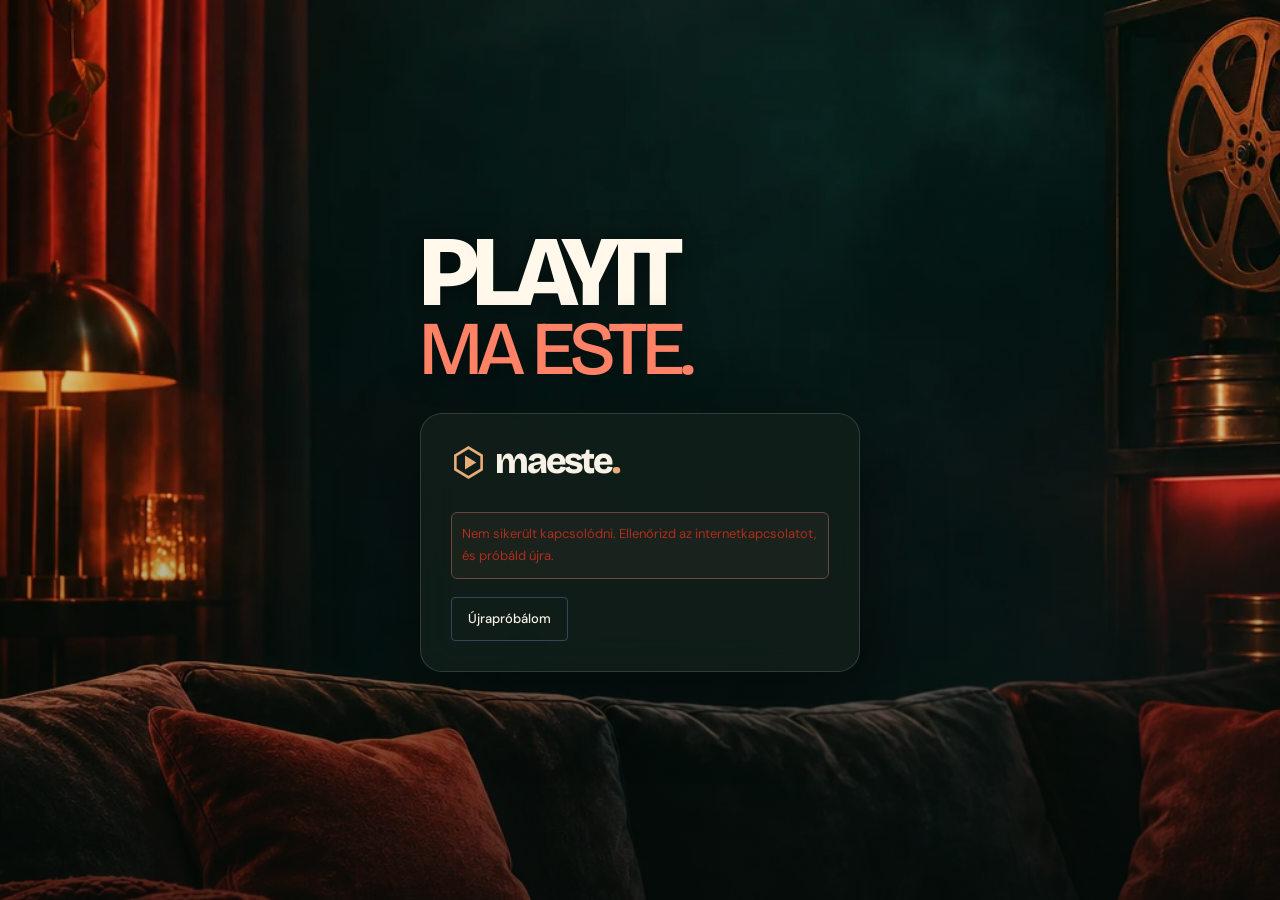
<file: maeste/index.html>
<!doctype html>
<html lang="hu">
<head>
  <meta charset="utf-8">
  <meta name="viewport" content="width=device-width, initial-scale=1, viewport-fit=cover">
  <meta name="theme-color" content="#101b20">
  <meta name="maeste-api-origin" content="https://maeste-filmrandi.turcsi.chatgpt.site">
  <meta name="description" content="Találjátok meg a ma esti filmet vagy sorozatot. Lapozzatok egyedül vagy ketten, válasszatok streaming szolgáltatót, és jöhet a közös este.">
  <title>MaEste — Egy jó film. Együtt.</title>
  <link rel="icon" href="./favicon.svg" type="image/svg+xml">
  <link rel="manifest" href="./manifest.webmanifest">
  <link rel="stylesheet" href="./styles.css?v=20261122-fixed-bottom-votes">
  <script src="./backup.js" defer></script>
  <script src="./app.js?v=20261122-full-poster" defer></script>
</head>
<body>
  <section id="access-gate" class="access-gate" aria-labelledby="access-title">
    <div class="access-art" aria-hidden="true"><div class="art-type">PLAYIT<i>MA ESTE.</i></div><div class="art-aperture"><span></span></div></div>
    <div class="access-card">
      <a class="brand" href="./" aria-label="MaEste kezdőlap"><svg class="brand-mark" viewBox="0 0 40 40" aria-hidden="true"><path d="M20 3 35 12v16l-15 9L5 28V12Z" fill="none" stroke="currentColor" stroke-width="3"/><path d="m16 12 13 8-13 8Z" fill="currentColor"/></svg><span>maeste<span class="brand-dot">.</span></span></a>
      <h1 id="access-title" class="sr-only">PLAYIT MA ESTE</h1>
      <p id="access-status" class="access-status" role="status" aria-live="polite">Belépés ellenőrzése…</p>
      <form id="access-form" hidden>
        <label class="field-label" for="access-password">Alkalmazásjelszó</label>
        <input id="access-password" name="password" type="password" autocomplete="current-password" maxlength="256" required aria-describedby="access-error" placeholder="A közös jelszavatok">
        <button id="access-submit" class="primary-button" type="submit">Belépés <span aria-hidden="true"></span></button>
      </form>
      <p id="access-error" class="inline-error" role="alert" hidden></p>
      <button id="access-retry" class="secondary-button" type="button" hidden>Újrapróbálom </button>
      <noscript><p class="inline-error">A MaEste használatához engedélyezd a JavaScriptet a böngésződben.</p></noscript>
    </div>
  </section>
  <div class="app-shell" hidden>
    <header class="topbar">
      <a class="brand" href="./" aria-label="MaEste kezdőlap"><svg class="brand-mark" viewBox="0 0 40 40" aria-hidden="true"><path d="M20 3 35 12v16l-15 9L5 28V12Z" fill="none" stroke="currentColor" stroke-width="3"/><path d="m16 12 13 8-13 8Z" fill="currentColor"/></svg><span>maeste<span class="brand-dot">.</span></span></a>
      <span class="top-tagline">A MA ESTI FILMKLUB</span>
      <div class="top-actions"><button id="search-open" type="button" aria-label="Film vagy sorozat keresése" aria-haspopup="dialog" aria-controls="search-dialog"><svg viewBox="0 0 24 24" aria-hidden="true"><circle cx="10" cy="10" r="6"/><path d="m15 15 5 5"/></svg></button><button id="seen-open" class="icon-text seen-header-button" type="button" aria-label="Már látott filmjeim megnyitása"><svg viewBox="0 0 24 24" aria-hidden="true"><path d="M2 12s3.6-6 10-6 10 6 10 6-3.6 6-10 6S2 12 2 12Z"/><circle cx="12" cy="12" r="3"/></svg><span class="seen-header-label">Már láttam</span><span class="count-badge" id="seen-count">0</span></button><button id="filters-toggle" class="icon-text" aria-label="Szűrők" aria-controls="filters-panel" type="button"><svg viewBox="0 0 24 24" aria-hidden="true"><path d="M4 7h16M4 17h16M8 4v6M16 14v6"/></svg> <span class="mobile-action-label">Szűrők</span></button><button id="favorites-open" aria-label="Listám" class="icon-text" type="button"><svg viewBox="0 0 24 24" aria-hidden="true"><path d="M6 3h12v18l-6-4-6 4Z"/></svg> <span id="list-label">Listám</span> <span class="count-badge" id="favorites-count">0</span></button></div>
    </header>

    <div class="workspace">
      <aside id="filters-panel" class="filters-panel" role="dialog" aria-modal="true" aria-label="A moziest beállításai" inert>
        <div class="mobile-panel-head"><strong>A moziested</strong><button type="button" id="filters-close" class="close-button" aria-label="Szűrők bezárása">×</button></div>
        <div class="intro"><div class="eyebrow"><span class="tiny-star">✦</span> MA ESTE RÁÉRTEK</div><h1>Kevesebb keresés.<br><em>Több mozi.</em></h1><p>A film megvan. Már csak meg kell találnotok egymást.</p></div>

        <div class="section-label redundant-mode"><span>JÁTÉKMÓD</span></div>
        <div class="mode-tabs" role="group" aria-label="Játékmód"><button type="button" id="solo-mode" class="mode-tab active" aria-pressed="true">Egyedül</button><button type="button" id="pair-mode" class="mode-tab" aria-pressed="false">Párosan</button></div>
        <div id="room-summary" class="room-summary" hidden><span class="live-dot"></span><span>Szoba: <strong id="room-code-small"></strong></span><button type="button" id="room-info">Megnyitás </button></div>

        <form id="filters-form">
          <fieldset id="filter-fields">
            <legend class="sr-only">Filmek és sorozatok szűrői</legend><div class="taste-heading">MIBŐL VÁLOGASSUNK?</div><div class="taste-tabs" role="group" aria-label="Ajánlás típusa"><button type="button" id="taste-recommended" class="taste-tab" aria-pressed="false">✦ Nekem ajánlott</button><button type="button" id="taste-popular" class="taste-tab active" aria-pressed="true">Népszerű</button></div><p id="taste-hint" class="field-hint">Népszerű filmek az általad választott szűrőkkel.</p>
            <div class="section-label"><span>HOL NÉZNÉTEK?</span><span class="region-tag">HU</span></div>
            <div id="provider-options" class="provider-options" aria-label="Streaming szolgáltatók"><button type="button" class="provider-chip selected" data-provider="any" aria-pressed="true">✦ Bármelyik</button><span class="subtle loading-providers">Szolgáltatók betöltése…</span></div>
            <p class="field-hint">Több szolgáltatót is választhatsz. Előfizetéses kínálatra szűrünk, Magyarországon.</p>
            <div class="section-label"><span>MILYEN ESTÉTEK VAN?</span></div>
            <div class="mood-options" role="group" aria-label="Hangulat"><button type="button" data-mood="" class="mood-chip selected" aria-pressed="true">Bármi jöhet</button><button type="button" data-mood="35" class="mood-chip" aria-pressed="false">☀ Könnyed</button><button type="button" data-mood="53" class="mood-chip" aria-pressed="false">ϟ Izgalmas</button><button type="button" data-mood="10749" class="mood-chip" aria-pressed="false">♡ Romantikus</button><button type="button" data-mood="878" class="mood-chip" aria-pressed="false">✧ Más világ</button></div>
            <label class="field-label" for="genre-select">Vagy válassz műfajt</label><select id="genre-select"><option value="">Minden műfaj</option></select>
            <details class="exclusion-filter"><summary>Műfajok, amiket most kihagynék</summary><p id="exclusion-note" class="field-hint">A kizárt műfajok nem kerülnek a válogatásba. Többet is választhatsz.</p><div id="excluded-genres" class="excluded-genres" role="group" aria-label="Kizárt műfajok"></div></details>
            <div class="field-row"><div><label id="runtime-label" class="field-label" for="runtime-select">Ennyi időnk van</label><select id="runtime-select"><option value="">Bármennyi</option><option value="90">Legfeljebb 90 perc</option><option value="120">Legfeljebb 2 óra</option><option value="150">Legfeljebb 2,5 óra</option></select></div><div><label class="field-label" for="rating-select">Értékelés</label><select id="rating-select"><option value="0">Bármilyen</option><option value="6">6+ / 10</option><option value="7">7+ / 10</option><option value="8">8+ / 10</option></select></div></div>
            <div class="year-fields field-row"><div><label id="year-from-label" class="field-label" for="year-from">Évjárat ettől</label><input id="year-from" type="number" inputmode="numeric" min="1870" max="2031" step="1" placeholder="Pl. 2000" aria-describedby="year-hint"></div><div><label id="year-to-label" class="field-label" for="year-to">Évjárat eddig</label><input id="year-to" type="number" inputmode="numeric" min="1870" max="2031" step="1" placeholder="Pl. 2026" aria-describedby="year-hint"></div></div><p id="year-hint" class="field-hint">Üresen nincs évkorlát. Sorozatnál az első bemutató évét vesszük figyelembe.</p><p id="filter-validation" class="inline-error" role="alert" hidden></p>
          </fieldset>
          <button id="apply-filters" type="submit" class="primary-button"><span>Mutasd a filmeket</span><span aria-hidden="true"></span></button>
          <p id="filter-lock-note" class="field-hint" hidden>A közös válogatás szűrői rögzítve vannak. Ha nincs közös találat, a kör végén együtt folytathatjátok egy új válogatással.</p>
        </form>
    <div class="access-session"><button id="access-logout" type="button" class="text-button" hidden>Kilépés az alkalmazásból </button></div>
    <p class="field-hint mobile-source-credit">Filmadatok: <a href="https://www.themoviedb.org/" target="_blank" rel="noopener noreferrer">TMDB</a> · Elérhetőség: <a href="https://www.justwatch.com/hu" target="_blank" rel="noopener noreferrer">JustWatch</a>. This product uses the TMDB API but is not endorsed or certified by TMDB.</p>
        <div class="sidebar-footer"><span aria-hidden="true">✷</span><p>Egy húzás közelebb<br>a ma esti filmhez.</p></div>
      </aside>
      <div id="filters-backdrop" class="sheet-backdrop" hidden></div>

      <main id="main-content" class="discovery">
        <div class="discovery-header"><div><div class="headline-search"><h2 class="playit-heading" aria-label="PLAYIT"><svg viewBox="0 0 190 100" aria-hidden="true" focusable="false"><text x="0" y="83" textLength="190" lengthAdjust="spacingAndGlyphs">PLAYIT</text></svg></h2></div></div><div class="quick-start-controls"><div class="quick-mode-buttons" role="group" aria-label="Játék módja"><button id="quick-solo" type="button" aria-pressed="true">Egyedül</button><button id="quick-pair" type="button" aria-pressed="false">Párosan</button></div><div class="media-tabs" role="group" aria-label="Mit néznétek?"><button id="media-movie" type="button" data-media-type="movie" aria-pressed="true">Filmek</button><button id="media-tv" type="button" data-media-type="tv" aria-pressed="false">Sorozatok</button></div><div class="edition-counter" aria-label="Válogatás állása"><strong id="deck-counter" class="deck-counter" aria-live="polite">— / —</strong></div></div></div>
        <div id="quick-providers" class="quick-providers" role="group" aria-label="Streaming szolgáltatók gyorsválasztója"></div>
        
        <p id="recommendation-status" class="recommendation-status" hidden></p><div id="pair-banner" class="pair-banner" hidden><div><span class="live-dot"></span><strong id="pair-status">Várjuk a párodat…</strong><span id="pair-progress"></span></div><button id="share-room" type="button">Kód másolása <span aria-hidden="true"></span></button></div>
        <div id="connection-banner" class="connection-banner" hidden><p id="connection-status" class="connection-copy" role="status" data-state="connected"></p><button id="connection-retry" type="button" class="secondary-button" hidden>Újracsatlakozás</button></div>
        <section id="decision-banner" class="decision-banner" aria-label="Közös filmválasztás" hidden><div><span class="decision-banner-star" aria-hidden="true">✦</span><div><strong id="decision-banner-title">Három közös igen. Egy ma esti film.</strong><p id="decision-banner-note"></p></div></div><button id="decision-open" type="button" class="secondary-button">Döntőkör </button></section><div class="screen-layout">
          <section class="swipe-area" aria-label="Filmajánló">
            <div id="card-stage" class="card-stage"><div class="state-card"><div class="loading-reel" aria-hidden="true">✦</div><h3>Előkészítjük a moziestet…</h3><p>Már érkeznek a filmek.</p></div></div>
            <div id="movie-actions" class="movie-actions" hidden><button type="button" id="undo-vote" class="action-small" title="Előző döntés visszavonása" aria-label="Előző döntés visszavonása" disabled><span aria-hidden="true">↶</span></button><button type="button" id="vote-no" class="vote-button vote-no" aria-label="Film kihagyása"><svg viewBox="0 0 24 24" aria-hidden="true"><path d="m6 6 12 12M18 6 6 18"/></svg><small>Kihagyom</small></button><button type="button" id="vote-seen" class="vote-button vote-seen" aria-label="Már láttam ezt a filmet"><svg viewBox="0 0 24 24" aria-hidden="true"><path d="M2 12s3.6-6 10-6 10 6 10 6-3.6 6-10 6S2 12 2 12Z"/><circle cx="12" cy="12" r="3"/></svg><small>Már láttam</small></button><button type="button" id="vote-yes" class="vote-button vote-yes" aria-label="Tetszik ez a film"><svg viewBox="0 0 24 24" aria-hidden="true"><path d="M20.8 4.6a5.5 5.5 0 0 0-7.8 0L12 5.7l-1.1-1.1a5.5 5.5 0 0 0-7.8 7.8L12 21l8.8-8.6a5.5 5.5 0 0 0 0-7.8Z"/></svg><small>Jöhet!</small></button><span class="action-spacer" aria-hidden="true"></span></div>
            <div id="action-error" class="inline-error action-error" role="alert" hidden><span id="action-error-text"></span><button type="button" class="error-inline-retry" data-action="retry-seen">Újrapróbálom </button></div><p id="gesture-hint" class="gesture-hint" hidden>Balra: kihagyom · Jobbra: jöhet · Lefelé: már láttam.<span>Billentyűzeten a nyilakkal is választhatsz.</span></p>
          </section>
          <aside class="night-notes" aria-label="A moziested összefoglalója"><div class="note-heading"><span class="tiny-star">✦</span><span>A TE MOZIESTED</span></div><div id="night-description" class="night-description">Egy jó filmhez<br><em>csak egy igen kell.</em></div><div class="ticket-rule"></div><dl class="night-facts"><div><dt>Helyszín</dt><dd>Otthon, a kanapén</dd></div><div><dt>Válogatás</dt><dd id="summary-type">Filmek</dd></div><div><dt>Szolgáltatók</dt><dd id="summary-providers">Bármelyik</dd></div><div><dt>Hangulat</dt><dd id="summary-genre">Bármi jöhet</dd></div><div><dt>Kizárt műfajok</dt><dd id="summary-excluded">Nincs</dd></div><div><dt>Évjárat</dt><dd id="summary-years">Bármelyik</dd></div><div><dt>Játékidő</dt><dd id="summary-runtime">Ráérünk</dd></div></dl><div class="ticket-rule"></div><div class="mini-list-heading"><span id="shortlist-title">EDDIG TETSZIK</span><strong id="shortlist-count">0</strong></div><div id="shortlist" class="shortlist"><p class="empty-mini">A neked tetsző filmek itt gyűlnek. Jöhet az első?</p></div><button id="random-choice" class="text-button" type="button" disabled>Válassz helyettem <span aria-hidden="true"></span></button><span class="ticket-cut ticket-cut-left"></span><span class="ticket-cut ticket-cut-right"></span></aside>
        </div>
        <footer class="main-footer"><div class="footer-brand">Jó filmet. Jó estét.</div><p>Filmadatok: <a href="https://www.themoviedb.org/" target="_blank" rel="noopener noreferrer">TMDB</a> · Elérhetőség: <a href="https://www.justwatch.com/hu" target="_blank" rel="noopener noreferrer">JustWatch</a></p><p class="attribution">This product uses the TMDB API but is not endorsed or certified by TMDB.</p></footer>
      </main>
    </div>
  </div>

  <dialog id="room-dialog" class="modal room-dialog"><div class="dialog-top"><span class="eyebrow">KETTEN MÉG JOBB</span><button type="button" class="close-button" data-close-dialog aria-label="Ablak bezárása">×</button></div><div id="room-create-content"><h2>Közös este.<br><em>Közös kedvencek.</em></h2><p class="dialog-description">Külön lapoztok. Ha mindketten igent mondtok, megvan a közös találat.</p><label class="field-label" for="player-name">Hogy szólíthatunk?</label><input id="player-name" maxlength="30" autocomplete="given-name" placeholder="A keresztneved" value=""><button type="button" id="create-room" class="primary-button">Új moziest indítása <span aria-hidden="true"></span></button><p class="field-hint">Az új szobában az aktuális filmszűrőid érvényesek.</p><div class="or-divider"><span>vagy csatlakozz</span></div><label class="field-label" for="join-code">Meghívókód</label><div class="join-row"><input id="join-code" maxlength="8" placeholder="Pl. A7B9C2D4" autocomplete="off" autocapitalize="characters" spellcheck="false"><button id="join-room" type="button" class="secondary-button">Csatlakozom </button></div></div><div id="room-active-content" hidden><h2>A ti<br><em>moziestétek.</em></h2><p class="dialog-description">Küldd el a kódot vagy a meghívólinket a párodnak.</p><div id="room-code-large" class="room-code-large"></div><button id="copy-invite" class="primary-button" type="button">Meghívólink másolása <span aria-hidden="true"></span></button><div id="room-members" class="room-members"></div><button id="leave-room" type="button" class="text-button danger-text">Kilépés a szobából</button></div><p id="room-error" class="inline-error" role="alert" hidden></p></dialog>

  <dialog id="search-dialog" class="modal list-dialog search-dialog" aria-labelledby="search-title"><div class="dialog-top"><span id="search-type-label" class="eyebrow">CÍM SZERINTI KERESÉS</span><button type="button" class="close-button" data-close-dialog aria-label="Keresés bezárása">×</button></div><h2 id="search-title">Találatok</h2><section class="quick-start" aria-label="Moziest indítása"><form id="title-search-form" class="title-search-form" role="search"><label class="sr-only" for="title-search-input">Film vagy sorozat keresése cím szerint</label><input id="title-search-input" type="search" minlength="2" maxlength="100" placeholder="Keress egy film címére…" autocomplete="off" aria-describedby="title-search-validation"><button id="title-search-submit" aria-label="Keresés" type="submit" class="secondary-button"><svg viewBox="0 0 24 24" aria-hidden="true"><circle cx="10" cy="10" r="6"/><path d="m15 15 5 5"/></svg><span>Keresés</span></button></form><p id="title-search-validation" class="search-validation" role="alert" hidden></p><p class="quick-start-note">Válasszatok filmet vagy sorozatot, egyedül vagy ketten.</p></section><p class="search-catalog-note">Itt a teljes katalógusban keresel. A válogatás szolgáltató-, évjárat- és műfajszűrői nem szűkítik a találatokat.</p><p id="search-status" class="search-status" role="status" aria-live="polite"></p><div id="search-results" class="search-results"></div><button id="search-more" type="button" class="secondary-button search-pagination" hidden>További találatok </button></dialog>

  <dialog id="favorites-dialog" class="modal list-dialog"><div class="dialog-top"><span class="eyebrow" id="favorites-eyebrow">A TE VÁLOGATÁSOD</span><button type="button" class="close-button" data-close-dialog aria-label="Lista bezárása">×</button></div><h2 id="favorites-title">Ezt még megnézném.</h2><div class="list-tools"><p id="favorites-description">A kedvenceid ezen az eszközön maradnak meg.</p><button id="favorites-random" type="button" class="secondary-button">Sorsolj egyet ✦</button></div><div class="backup-controls"><div><strong>Vidd magaddal a listáidat</strong><p>Mentsd le a kedvenceidet és a már látott filmeket, sorozatokat. A fájlból másik eszközön is visszaállíthatod őket.</p></div><button id="backup-export" type="button" class="secondary-button">Listák mentése ↓</button><button id="backup-import" type="button" class="secondary-button">Visszaállítás ↑</button><input id="backup-file" type="file" accept="application/json,.json" aria-label="MaEste listamentés kiválasztása" hidden></div><p id="backup-status" class="backup-status" role="status" aria-live="polite" hidden></p><div id="favorites-list" class="favorites-list"></div></dialog>

  <dialog id="seen-dialog" class="modal list-dialog"><div class="dialog-top"><span class="eyebrow">A MÁR LÁTOTT TÖRTÉNETEID</span><button type="button" class="close-button" data-close-dialog aria-label="Látott filmek bezárása">×</button></div><h2>Ezek már megvoltak.</h2><p id="seen-storage-note" class="library-storage-note"></p><div id="seen-library-error" class="inline-error" role="alert" hidden></div><button type="button" id="seen-sync" class="text-button" hidden>Lista frissítése </button><div id="seen-list" class="favorites-list"></div></dialog>
  <dialog id="decision-dialog" class="modal decision-dialog"><div class="dialog-top"><span class="eyebrow">A MA ESTI DÖNTŐKÖR</span><button type="button" class="close-button" data-close-dialog aria-label="Döntőkör bezárása">×</button></div><div id="decision-content"></div><p id="decision-error" class="inline-error" role="alert" hidden></p></dialog>
  <dialog id="details-dialog" class="modal details-dialog"><button type="button" class="close-button detail-close" data-close-dialog aria-label="Filmrészletek bezárása">×</button><div id="details-content"></div></dialog>
  <dialog id="match-dialog" class="modal match-dialog"><div class="dialog-top"><span class="eyebrow">EZ BIZONY KÖZÖS IGEN</span><button type="button" class="close-button" data-close-dialog aria-label="Találat bezárása">×</button></div><div class="match-star" aria-hidden="true">✦</div><h2>Megvan a<br><em>közös nevező.</em></h2><div id="match-content"></div><button type="button" id="match-continue" class="primary-button">Nézzünk még párat <span aria-hidden="true"></span></button></dialog>
  <div id="toast" class="toast" role="status" aria-live="polite" hidden></div>
</body>
</html>
</file>
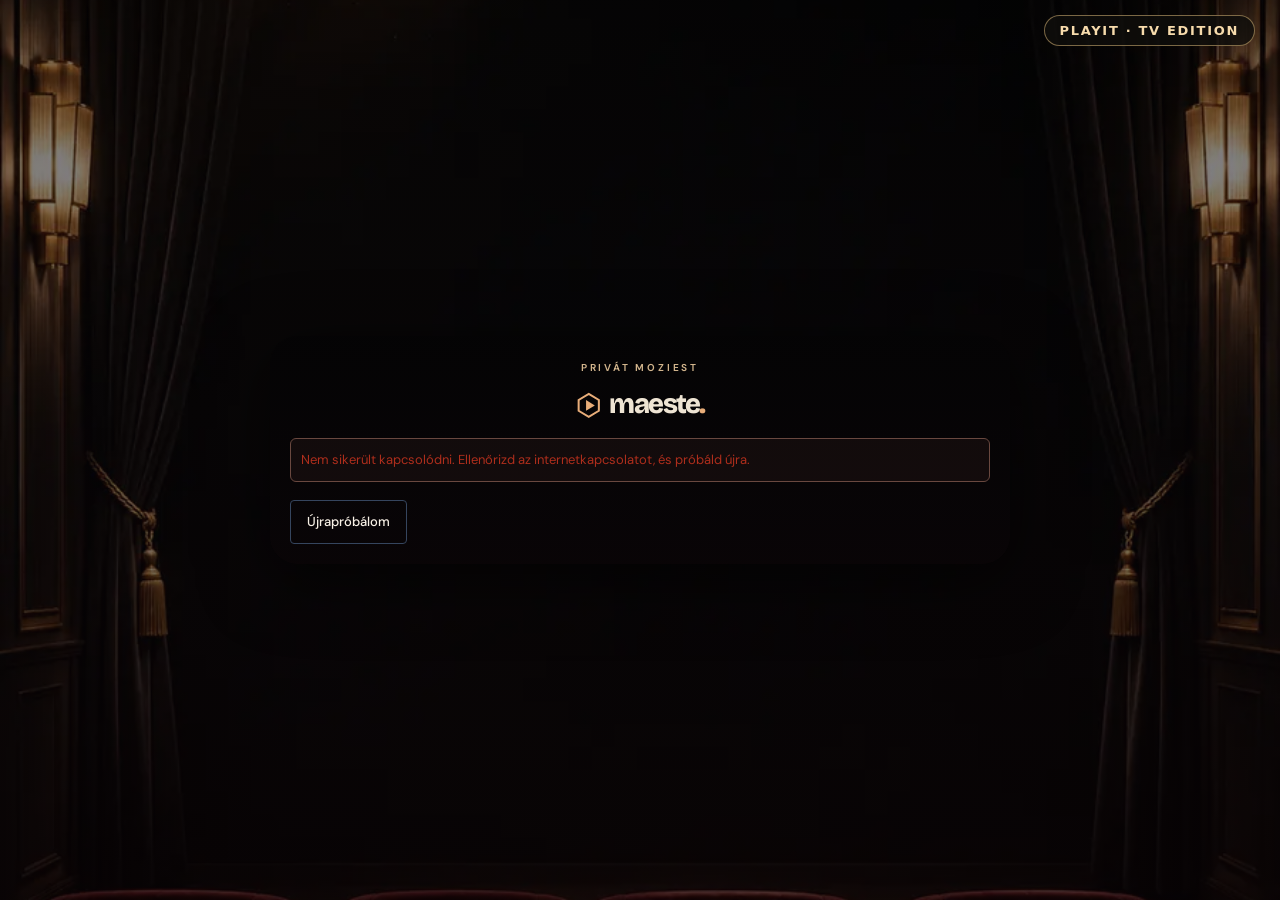
<file: playit-tv/index.html>
<!doctype html>
<html lang="hu">
<head>
  <meta charset="utf-8">
  <meta name="viewport" content="width=device-width, initial-scale=1, viewport-fit=cover">
  <meta name="theme-color" content="#101b20">
  <meta name="maeste-api-origin" content="https://maeste-filmrandi.turcsi.chatgpt.site">
  <meta name="description" content="PLAYIT TV Edition: filmes és sorozatos katalógus Hisense VIDAA projektorra, távirányítós navigációval.">
  <title>PLAYIT TV Edition — Hisense VIDAA</title>
  <link rel="icon" href="../maeste/favicon.svg" type="image/svg+xml">
  <link rel="preconnect" href="https://image.tmdb.org" crossorigin>
  <link rel="preconnect" href="https://maeste-filmrandi.turcsi.chatgpt.site" crossorigin>
  <link rel="manifest" href="./manifest.webmanifest">
  <link rel="stylesheet" href="../maeste/styles.css?v=20261122-fixed-bottom-votes">
  <link rel="stylesheet" href="../playit2/mobile-fit.css?v=13">
  <link rel="stylesheet" href="../playit2/retro-phone.css?v=7">
  <link rel="stylesheet" href="../playit2/catalog.css?v=17">
  <link rel="stylesheet" href="../playit2/cinema-plus.css?v=4">
  <link rel="stylesheet" href="./tv.css?v=4">
  <script src="./compat.js?v=1" defer></script>
  <script src="../maeste/backup.js" defer></script>
  <script src="../maeste/app.js?v=20261122-full-poster" defer></script>
  <script src="../playit2/enhancements.js?v=6" defer></script>
  <script src="../playit2/retro-phone.js?v=5" defer></script>
  <script src="../playit2/performance.js?v=1" defer></script>
  <script src="../playit2/catalog.js?v=26" defer></script>
  <script src="../playit2/cinema-plus.js?v=8" defer></script>
  <script src="./tv.js?v=5" defer></script>
</head>
<body class="playit-tv-edition">
  <section id="access-gate" class="access-gate" aria-labelledby="access-title">
    <div class="access-art" aria-hidden="true"><div class="art-type">PLAYIT<i>MA ESTE.</i></div><div class="art-aperture"><span></span></div></div>
    <div class="access-card">
      <a class="brand" href="./" aria-label="MaEste kezdőlap"><svg class="brand-mark" viewBox="0 0 40 40" aria-hidden="true"><path d="M20 3 35 12v16l-15 9L5 28V12Z" fill="none" stroke="currentColor" stroke-width="3"/><path d="m16 12 13 8-13 8Z" fill="currentColor"/></svg><span>maeste<span class="brand-dot">.</span></span></a>
      <h1 id="access-title" class="sr-only">PLAYIT MA ESTE</h1>
      <p id="access-status" class="access-status" role="status" aria-live="polite">Belépés ellenőrzése…</p>
      <form id="access-form" hidden>
        <label class="field-label" for="access-password">Alkalmazásjelszó</label>
        <input id="access-password" name="password" type="password" autocomplete="current-password" maxlength="256" required aria-describedby="access-error" placeholder="A közös jelszavatok">
        <button id="access-submit" class="primary-button" type="submit">Belépés <span aria-hidden="true"></span></button>
      </form>
      <p id="access-error" class="inline-error" role="alert" hidden></p>
      <button id="access-retry" class="secondary-button" type="button" hidden>Újrapróbálom </button>
      <noscript><p class="inline-error">A MaEste használatához engedélyezd a JavaScriptet a böngésződben.</p></noscript>
    </div>
  </section>
  <div class="app-shell" hidden>


    <div class="workspace">
      <aside id="filters-panel" class="filters-panel" role="dialog" aria-modal="true" aria-label="A moziest beállításai" inert>
        <div class="mobile-panel-head"><strong>A moziested</strong><button type="button" id="filters-close" class="close-button" aria-label="Szűrők bezárása">×</button></div>
        <div class="intro"><div class="eyebrow"><span class="tiny-star">✦</span> MA ESTE RÁÉRTEK</div><h1>Kevesebb keresés.<br><em>Több mozi.</em></h1><p>A film megvan. Már csak meg kell találnotok egymást.</p></div>

        <div class="section-label redundant-mode"><span>JÁTÉKMÓD</span></div>
        <div class="mode-tabs" role="group" aria-label="Játékmód"><button type="button" id="solo-mode" class="mode-tab active" aria-pressed="true">Egyedül</button><button type="button" id="pair-mode" class="mode-tab" aria-pressed="false">Párosan</button></div>
        <div id="room-summary" class="room-summary" hidden><span class="live-dot"></span><span>Szoba: <strong id="room-code-small"></strong></span><button type="button" id="room-info">Megnyitás </button></div>

        <form id="filters-form">
          <fieldset id="filter-fields">
            <legend class="sr-only">Filmek és sorozatok szűrői</legend><div class="taste-heading">MIBŐL VÁLOGASSUNK?</div><div class="taste-tabs" role="group" aria-label="Ajánlás típusa"><button type="button" id="taste-recommended" class="taste-tab" aria-pressed="false">✦ Nekem ajánlott</button><button type="button" id="taste-popular" class="taste-tab active" aria-pressed="true">Népszerű</button></div><p id="taste-hint" class="field-hint">Népszerű filmek az általad választott szűrőkkel.</p>
            <div class="section-label"><span>HOL NÉZNÉTEK?</span><span class="region-tag">HU</span></div>
            <div id="provider-options" class="provider-options" aria-label="Streaming szolgáltatók"><button type="button" class="provider-chip selected" data-provider="any" aria-pressed="true">✦ Bármelyik</button><span class="subtle loading-providers">Szolgáltatók betöltése…</span></div>
            <p class="field-hint">Több szolgáltatót is választhatsz. Előfizetéses kínálatra szűrünk, Magyarországon.</p>
            <div class="section-label"><span>MILYEN ESTÉTEK VAN?</span></div>
            <div class="mood-options" role="group" aria-label="Hangulat"><button type="button" data-mood="" class="mood-chip selected" aria-pressed="true">Bármi jöhet</button><button type="button" data-mood="35" class="mood-chip" aria-pressed="false">☀ Könnyed</button><button type="button" data-mood="53" class="mood-chip" aria-pressed="false">ϟ Izgalmas</button><button type="button" data-mood="10749" class="mood-chip" aria-pressed="false">♡ Romantikus</button><button type="button" data-mood="878" class="mood-chip" aria-pressed="false">✧ Más világ</button></div>
            <label class="field-label" for="genre-select">Vagy válassz műfajt</label><select id="genre-select"><option value="">Minden műfaj</option></select>
            <details class="exclusion-filter"><summary>Műfajok, amiket most kihagynék</summary><p id="exclusion-note" class="field-hint">A kizárt műfajok nem kerülnek a válogatásba. Többet is választhatsz.</p><div id="excluded-genres" class="excluded-genres" role="group" aria-label="Kizárt műfajok"></div></details>
            <div class="field-row"><div><label id="runtime-label" class="field-label" for="runtime-select">Ennyi időnk van</label><select id="runtime-select"><option value="">Bármennyi</option><option value="90">Legfeljebb 90 perc</option><option value="120">Legfeljebb 2 óra</option><option value="150">Legfeljebb 2,5 óra</option></select></div><div><label class="field-label" for="rating-select">Értékelés</label><select id="rating-select"><option value="0">Bármilyen</option><option value="6">6+ / 10</option><option value="7">7+ / 10</option><option value="8">8+ / 10</option></select></div></div>
            <div class="year-fields field-row"><div><label id="year-from-label" class="field-label" for="year-from">Évjárat ettől</label><input id="year-from" type="number" inputmode="numeric" min="1870" max="2031" step="1" placeholder="Pl. 2000" aria-describedby="year-hint"></div><div><label id="year-to-label" class="field-label" for="year-to">Évjárat eddig</label><input id="year-to" type="number" inputmode="numeric" min="1870" max="2031" step="1" placeholder="Pl. 2026" aria-describedby="year-hint"></div></div><p id="year-hint" class="field-hint">Üresen nincs évkorlát. Sorozatnál az első bemutató évét vesszük figyelembe.</p><p id="filter-validation" class="inline-error" role="alert" hidden></p>
          </fieldset>
          <button id="apply-filters" type="submit" class="primary-button"><span>Mutasd a filmeket</span><span aria-hidden="true"></span></button>
          <p id="filter-lock-note" class="field-hint" hidden>A közös válogatás szűrői rögzítve vannak. Ha nincs közös találat, a kör végén együtt folytathatjátok egy új válogatással.</p>
        </form>
    <div class="access-session"><button id="access-logout" type="button" class="text-button" hidden>Kilépés az alkalmazásból </button></div>
    <p class="field-hint mobile-source-credit">Filmadatok: <a href="https://www.themoviedb.org/" target="_blank" rel="noopener noreferrer">TMDB</a> · Elérhetőség: <a href="https://www.justwatch.com/hu" target="_blank" rel="noopener noreferrer">JustWatch</a>. This product uses the TMDB API but is not endorsed or certified by TMDB.</p>
        <div class="sidebar-footer"><span aria-hidden="true">✷</span><p>Egy húzás közelebb<br>a ma esti filmhez.</p></div>
      </aside>
      <div id="filters-backdrop" class="sheet-backdrop" hidden></div>

      <main id="main-content" class="discovery">
        <div class="discovery-header"><div><div class="headline-search"><h2 class="playit-heading" aria-label="PLAYIT"><svg viewBox="0 13 190 75" preserveAspectRatio="none" aria-hidden="true" focusable="false"><text x="0" y="83" textLength="190" lengthAdjust="spacingAndGlyphs">PLAYIT</text></svg></h2><div class="playit-quick-actions top-actions"><button id="search-open" type="button" aria-label="Film vagy sorozat keresése" aria-haspopup="dialog" aria-controls="search-dialog"><svg viewBox="0 0 24 24" aria-hidden="true"><circle cx="10" cy="10" r="6"/><path d="m15 15 5 5"/></svg></button><button id="seen-open" class="icon-text seen-header-button" type="button" aria-label="Már látott filmjeim megnyitása"><svg viewBox="0 0 24 24" aria-hidden="true"><path d="M2 12s3.6-6 10-6 10 6 10 6-3.6 6-10 6S2 12 2 12Z"/><circle cx="12" cy="12" r="3"/></svg><span class="seen-header-label">Már láttam</span><span class="count-badge" id="seen-count">0</span></button><button id="filters-toggle" class="icon-text" aria-label="Szűrők" aria-controls="filters-panel" type="button"><svg viewBox="0 0 24 24" aria-hidden="true"><path d="M4 7h16M4 17h16M8 4v6M16 14v6"/></svg> <span class="mobile-action-label">Szűrők</span></button><button id="favorites-open" aria-label="Listám" class="icon-text" type="button"><svg viewBox="0 0 24 24" aria-hidden="true"><path d="M6 3h12v18l-6-4-6 4Z"/></svg> <span id="list-label">Listám</span> <span class="count-badge" id="favorites-count">0</span></button></div></div></div><div class="quick-start-controls"><div class="quick-mode-buttons" role="group" aria-label="Játék módja"><button id="quick-solo" type="button" aria-pressed="true">Egyedül</button><button id="quick-pair" type="button" aria-pressed="false">Párosan</button></div><div class="media-tabs" role="group" aria-label="Mit néznétek?"><button id="media-movie" type="button" data-media-type="movie" aria-pressed="true">Filmek</button><button id="media-tv" type="button" data-media-type="tv" aria-pressed="false">Sorozatok</button></div><div class="edition-counter" aria-label="Válogatás állása"><strong id="deck-counter" class="deck-counter" aria-live="polite">— / —</strong></div></div></div>
        <div id="quick-providers" class="quick-providers" role="group" aria-label="Streaming szolgáltatók gyorsválasztója"></div>
        
        <p id="recommendation-status" class="recommendation-status" hidden></p><div id="pair-banner" class="pair-banner" hidden><div><span class="live-dot"></span><strong id="pair-status">Várjuk a párodat…</strong><span id="pair-progress"></span></div><button id="share-room" type="button">Kód másolása <span aria-hidden="true"></span></button></div>
        <div id="connection-banner" class="connection-banner" hidden><p id="connection-status" class="connection-copy" role="status" data-state="connected"></p><button id="connection-retry" type="button" class="secondary-button" hidden>Újracsatlakozás</button></div>
        <section id="decision-banner" class="decision-banner" aria-label="Közös filmválasztás" hidden><div><span class="decision-banner-star" aria-hidden="true">✦</span><div><strong id="decision-banner-title">Három közös igen. Egy ma esti film.</strong><p id="decision-banner-note"></p></div></div><button id="decision-open" type="button" class="secondary-button">Döntőkör </button></section><div class="screen-layout">
          <section class="swipe-area" aria-label="Filmajánló">
            <div id="card-stage" class="card-stage"><div class="state-card"><div class="loading-reel" aria-hidden="true">✦</div><h3>Előkészítjük a moziestet…</h3><p>Már érkeznek a filmek.</p></div></div>
            <div id="movie-actions" class="movie-actions" hidden><button type="button" id="undo-vote" class="action-small" title="Előző döntés visszavonása" aria-label="Előző döntés visszavonása" disabled><span aria-hidden="true">↶</span></button><button type="button" id="vote-no" class="vote-button vote-no" aria-label="Film kihagyása"><svg viewBox="0 0 24 24" aria-hidden="true"><path d="m6 6 12 12M18 6 6 18"/></svg><small>Kihagyom</small></button><button type="button" id="vote-seen" class="vote-button vote-seen" aria-label="Már láttam ezt a filmet"><svg viewBox="0 0 24 24" aria-hidden="true"><path d="M2 12s3.6-6 10-6 10 6 10 6-3.6 6-10 6S2 12 2 12Z"/><circle cx="12" cy="12" r="3"/></svg><small>Már láttam</small></button><button type="button" id="vote-yes" class="vote-button vote-yes" aria-label="Tetszik ez a film"><svg viewBox="0 0 24 24" aria-hidden="true"><path d="M20.8 4.6a5.5 5.5 0 0 0-7.8 0L12 5.7l-1.1-1.1a5.5 5.5 0 0 0-7.8 7.8L12 21l8.8-8.6a5.5 5.5 0 0 0 0-7.8Z"/></svg><small>Jöhet!</small></button><span class="action-spacer" aria-hidden="true"></span></div>
            <div id="action-error" class="inline-error action-error" role="alert" hidden><span id="action-error-text"></span><button type="button" class="error-inline-retry" data-action="retry-seen">Újrapróbálom </button></div><p id="gesture-hint" class="gesture-hint" hidden>Balra: kihagyom · Jobbra: jöhet · Lefelé: már láttam.<span>Billentyűzeten a nyilakkal is választhatsz.</span></p>
          </section>
          <aside class="night-notes" aria-label="A moziested összefoglalója"><div class="note-heading"><span class="tiny-star">✦</span><span>A TE MOZIESTED</span></div><div id="night-description" class="night-description">Egy jó filmhez<br><em>csak egy igen kell.</em></div><div class="ticket-rule"></div><dl class="night-facts"><div><dt>Helyszín</dt><dd>Otthon, a kanapén</dd></div><div><dt>Válogatás</dt><dd id="summary-type">Filmek</dd></div><div><dt>Szolgáltatók</dt><dd id="summary-providers">Bármelyik</dd></div><div><dt>Hangulat</dt><dd id="summary-genre">Bármi jöhet</dd></div><div><dt>Kizárt műfajok</dt><dd id="summary-excluded">Nincs</dd></div><div><dt>Évjárat</dt><dd id="summary-years">Bármelyik</dd></div><div><dt>Játékidő</dt><dd id="summary-runtime">Ráérünk</dd></div></dl><div class="ticket-rule"></div><div class="mini-list-heading"><span id="shortlist-title">EDDIG TETSZIK</span><strong id="shortlist-count">0</strong></div><div id="shortlist" class="shortlist"><p class="empty-mini">A neked tetsző filmek itt gyűlnek. Jöhet az első?</p></div><button id="random-choice" class="text-button" type="button" disabled>Válassz helyettem <span aria-hidden="true"></span></button><span class="ticket-cut ticket-cut-left"></span><span class="ticket-cut ticket-cut-right"></span></aside>
        </div>
        <footer class="main-footer"><div class="footer-brand">Jó filmet. Jó estét.</div><p>Filmadatok: <a href="https://www.themoviedb.org/" target="_blank" rel="noopener noreferrer">TMDB</a> · Elérhetőség: <a href="https://www.justwatch.com/hu" target="_blank" rel="noopener noreferrer">JustWatch</a></p><p class="attribution">This product uses the TMDB API but is not endorsed or certified by TMDB.</p></footer>
      </main>
    </div>
  </div>

  <dialog id="room-dialog" class="modal room-dialog"><div class="dialog-top"><span class="eyebrow">KETTEN MÉG JOBB</span><button type="button" class="close-button" data-close-dialog aria-label="Ablak bezárása">×</button></div><div id="room-create-content"><h2>Közös este.<br><em>Közös kedvencek.</em></h2><p class="dialog-description">Külön lapoztok. Ha mindketten igent mondtok, megvan a közös találat.</p><label class="field-label" for="player-name">Hogy szólíthatunk?</label><input id="player-name" maxlength="30" autocomplete="given-name" placeholder="A keresztneved" value=""><button type="button" id="create-room" class="primary-button">Új moziest indítása <span aria-hidden="true"></span></button><p class="field-hint">Az új szobában az aktuális filmszűrőid érvényesek.</p><div class="or-divider"><span>vagy csatlakozz</span></div><label class="field-label" for="join-code">Meghívókód</label><div class="join-row"><input id="join-code" maxlength="8" placeholder="Pl. A7B9C2D4" autocomplete="off" autocapitalize="characters" spellcheck="false"><button id="join-room" type="button" class="secondary-button">Csatlakozom </button></div></div><div id="room-active-content" hidden><h2>A ti<br><em>moziestétek.</em></h2><p class="dialog-description">Küldd el a kódot vagy a meghívólinket a párodnak.</p><div id="room-code-large" class="room-code-large"></div><button id="copy-invite" class="primary-button" type="button">Meghívólink másolása <span aria-hidden="true"></span></button><div id="room-members" class="room-members"></div><button id="leave-room" type="button" class="text-button danger-text">Kilépés a szobából</button></div><p id="room-error" class="inline-error" role="alert" hidden></p></dialog>

  <dialog id="search-dialog" class="modal list-dialog search-dialog" aria-labelledby="search-title"><div class="dialog-top"><span id="search-type-label" class="eyebrow">CÍM SZERINTI KERESÉS</span><button type="button" class="close-button" data-close-dialog aria-label="Keresés bezárása">×</button></div><h2 id="search-title">Találatok</h2><section class="quick-start" aria-label="Moziest indítása"><form id="title-search-form" class="title-search-form" role="search"><label class="sr-only" for="title-search-input">Film vagy sorozat keresése cím szerint</label><input id="title-search-input" type="search" minlength="2" maxlength="100" placeholder="Keress egy film címére…" autocomplete="off" aria-describedby="title-search-validation"><button id="title-search-submit" aria-label="Keresés" type="submit" class="secondary-button"><svg viewBox="0 0 24 24" aria-hidden="true"><circle cx="10" cy="10" r="6"/><path d="m15 15 5 5"/></svg><span>Keresés</span></button></form><p id="title-search-validation" class="search-validation" role="alert" hidden></p><p class="quick-start-note">Válasszatok filmet vagy sorozatot, egyedül vagy ketten.</p></section><p class="search-catalog-note">Itt a teljes katalógusban keresel. A válogatás szolgáltató-, évjárat- és műfajszűrői nem szűkítik a találatokat.</p><p id="search-status" class="search-status" role="status" aria-live="polite"></p><div id="search-results" class="search-results"></div><button id="search-more" type="button" class="secondary-button search-pagination" hidden>További találatok </button></dialog>

  <dialog id="favorites-dialog" class="modal list-dialog"><div class="dialog-top"><span class="eyebrow" id="favorites-eyebrow">A TE VÁLOGATÁSOD</span><button type="button" class="close-button" data-close-dialog aria-label="Lista bezárása">×</button></div><h2 id="favorites-title">Ezt még megnézném.</h2><div class="list-tools"><p id="favorites-description">A kedvenceid ezen az eszközön maradnak meg.</p><button id="favorites-random" type="button" class="secondary-button">Sorsolj egyet ✦</button></div><div class="backup-controls"><div><strong>Vidd magaddal a listáidat</strong><p>Mentsd le a kedvenceidet és a már látott filmeket, sorozatokat. A fájlból másik eszközön is visszaállíthatod őket.</p></div><button id="backup-export" type="button" class="secondary-button">Listák mentése ↓</button><button id="backup-import" type="button" class="secondary-button">Visszaállítás ↑</button><input id="backup-file" type="file" accept="application/json,.json" aria-label="MaEste listamentés kiválasztása" hidden></div><p id="backup-status" class="backup-status" role="status" aria-live="polite" hidden></p><div id="favorites-list" class="favorites-list"></div></dialog>

  <dialog id="seen-dialog" class="modal list-dialog"><div class="dialog-top"><span class="eyebrow">A MÁR LÁTOTT TÖRTÉNETEID</span><button type="button" class="close-button" data-close-dialog aria-label="Látott filmek bezárása">×</button></div><h2>Ezek már megvoltak.</h2><p id="seen-storage-note" class="library-storage-note"></p><div id="seen-library-error" class="inline-error" role="alert" hidden></div><button type="button" id="seen-sync" class="text-button" hidden>Lista frissítése </button><div id="seen-list" class="favorites-list"></div></dialog>
  <dialog id="decision-dialog" class="modal decision-dialog"><div class="dialog-top"><span class="eyebrow">A MA ESTI DÖNTŐKÖR</span><button type="button" class="close-button" data-close-dialog aria-label="Döntőkör bezárása">×</button></div><div id="decision-content"></div><p id="decision-error" class="inline-error" role="alert" hidden></p></dialog>
  <dialog id="details-dialog" class="modal details-dialog"><button type="button" class="close-button detail-close" data-close-dialog aria-label="Filmrészletek bezárása">×</button><div id="details-content"></div></dialog>
  <dialog id="match-dialog" class="modal match-dialog"><div class="dialog-top"><span class="eyebrow">EZ BIZONY KÖZÖS IGEN</span><button type="button" class="close-button" data-close-dialog aria-label="Találat bezárása">×</button></div><div class="match-star" aria-hidden="true">✦</div><h2>Megvan a<br><em>közös nevező.</em></h2><div id="match-content"></div><button type="button" id="match-continue" class="primary-button">Nézzünk még párat <span aria-hidden="true"></span></button></dialog>
  <div id="toast" class="toast" role="status" aria-live="polite" hidden></div>
</body>
</html>
</file>
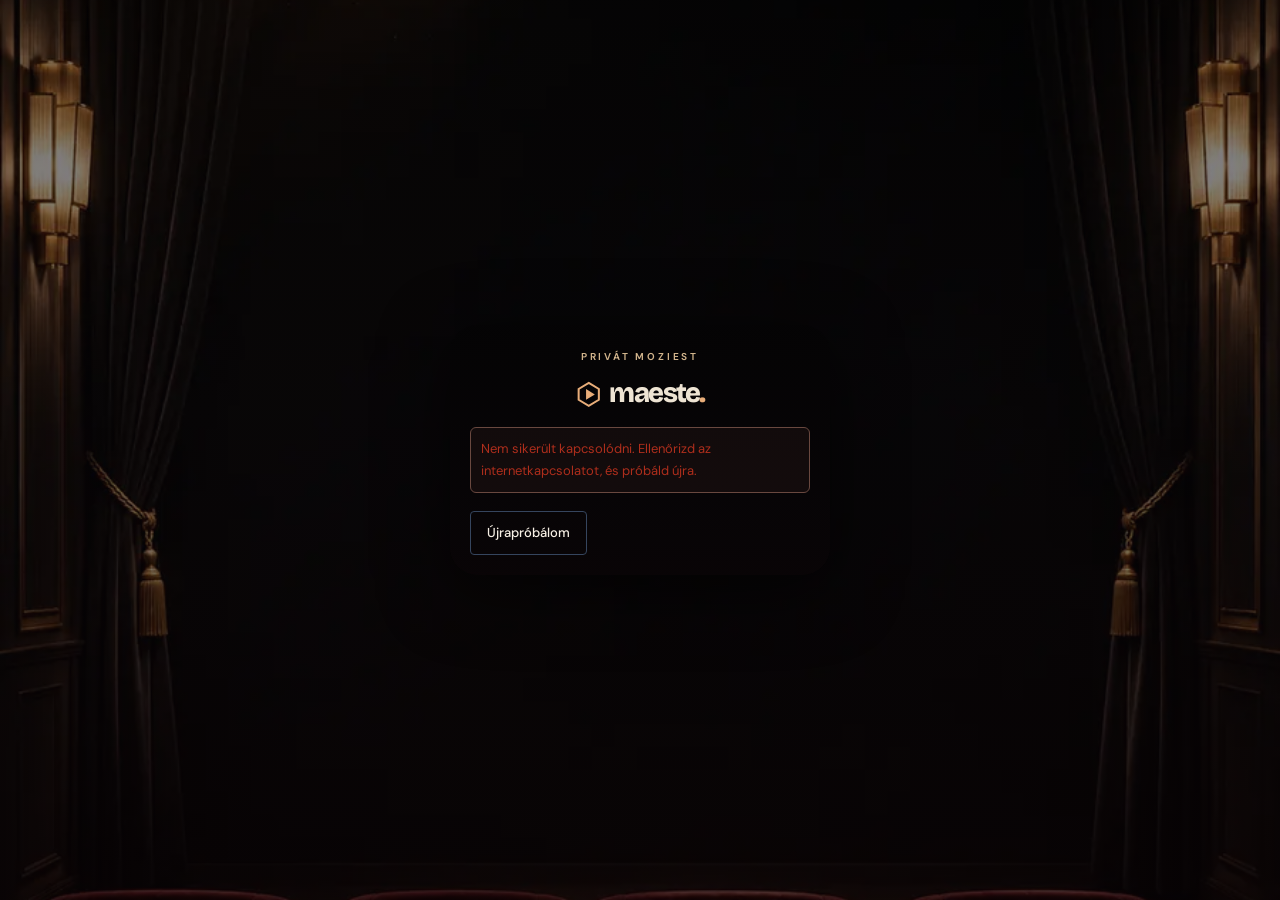
<file: playit2/index.html>
<!doctype html>
<html lang="hu">
<head>
  <meta charset="utf-8">
  <meta name="viewport" content="width=device-width, initial-scale=1, viewport-fit=cover">
  <meta name="theme-color" content="#101b20">
  <meta name="maeste-api-origin" content="https://maeste-filmrandi.turcsi.chatgpt.site">
  <meta name="description" content="Találjátok meg a ma esti filmet vagy sorozatot. Lapozzatok egyedül vagy ketten, válasszatok streaming szolgáltatót, és jöhet a közös este.">
  <title>PLAYIT 2 — filmek és sorozatok</title>
  <link rel="icon" href="../maeste/favicon.svg" type="image/svg+xml">
  <link rel="preconnect" href="https://image.tmdb.org" crossorigin>
  <link rel="preconnect" href="https://maeste-filmrandi.turcsi.chatgpt.site" crossorigin>
  <link rel="manifest" href="./manifest.webmanifest">
  <link rel="stylesheet" href="../maeste/styles.css?v=20261122-fixed-bottom-votes">
  <link rel="stylesheet" href="./mobile-fit.css?v=13">
  <link rel="stylesheet" href="./retro-phone.css?v=11">
  <link rel="stylesheet" href="./catalog.css?v=17"><link rel="stylesheet" href="./cinema-plus.css?v=5">
  <link rel="stylesheet" href="./swipe-fix.css?v=5">
  <script src="../maeste/backup.js" defer></script>
  <script src="../maeste/app.js?v=20261122-full-poster" defer></script>
  <script src="./enhancements.js?v=6" defer></script>
  <script src="./retro-phone.js?v=9" defer></script>
  <script src="./performance.js?v=1" defer></script>
  <script src="./catalog.js?v=28" defer></script>
  <script src="./cinema-plus.js?v=13" defer></script>
  <script src="./swipe-fix.js?v=7" defer></script>
</head>
<body>
  <section id="access-gate" class="access-gate" aria-labelledby="access-title">
    <div class="access-art" aria-hidden="true"><div class="art-type">PLAYIT<i>MA ESTE.</i></div><div class="art-aperture"><span></span></div></div>
    <div class="access-card">
      <a class="brand" href="./" aria-label="MaEste kezdőlap"><svg class="brand-mark" viewBox="0 0 40 40" aria-hidden="true"><path d="M20 3 35 12v16l-15 9L5 28V12Z" fill="none" stroke="currentColor" stroke-width="3"/><path d="m16 12 13 8-13 8Z" fill="currentColor"/></svg><span>maeste<span class="brand-dot">.</span></span></a>
      <h1 id="access-title" class="sr-only">PLAYIT MA ESTE</h1>
      <p id="access-status" class="access-status" role="status" aria-live="polite">Belépés ellenőrzése…</p>
      <form id="access-form" hidden>
        <label class="field-label" for="access-password">Alkalmazásjelszó</label>
        <input id="access-password" name="password" type="password" autocomplete="current-password" maxlength="256" required aria-describedby="access-error" placeholder="A közös jelszavatok">
        <button id="access-submit" class="primary-button" type="submit">Belépés <span aria-hidden="true"></span></button>
      </form>
      <p id="access-error" class="inline-error" role="alert" hidden></p>
      <button id="access-retry" class="secondary-button" type="button" hidden>Újrapróbálom </button>
      <noscript><p class="inline-error">A MaEste használatához engedélyezd a JavaScriptet a böngésződben.</p></noscript>
    </div>
  </section>
  <div class="app-shell" hidden>


    <div class="workspace">
      <aside id="filters-panel" class="filters-panel" role="dialog" aria-modal="true" aria-label="A moziest beállításai" inert>
        <div class="mobile-panel-head"><strong>A moziested</strong><button type="button" id="filters-close" class="close-button" aria-label="Szűrők bezárása">×</button></div>
        <div class="intro"><div class="eyebrow"><span class="tiny-star">✦</span> MA ESTE RÁÉRTEK</div><h1>Kevesebb keresés.<br><em>Több mozi.</em></h1><p>A film megvan. Már csak meg kell találnotok egymást.</p></div>

        <div class="section-label redundant-mode"><span>JÁTÉKMÓD</span></div>
        <div class="mode-tabs" role="group" aria-label="Játékmód"><button type="button" id="solo-mode" class="mode-tab active" aria-pressed="true">Egyedül</button><button type="button" id="pair-mode" class="mode-tab" aria-pressed="false">Párosan</button></div>
        <div id="room-summary" class="room-summary" hidden><span class="live-dot"></span><span>Szoba: <strong id="room-code-small"></strong></span><button type="button" id="room-info">Megnyitás </button></div>

        <form id="filters-form">
          <fieldset id="filter-fields">
            <legend class="sr-only">Filmek és sorozatok szűrői</legend><div class="taste-heading">MIBŐL VÁLOGASSUNK?</div><div class="taste-tabs" role="group" aria-label="Ajánlás típusa"><button type="button" id="taste-recommended" class="taste-tab" aria-pressed="false">✦ Nekem ajánlott</button><button type="button" id="taste-popular" class="taste-tab active" aria-pressed="true">Népszerű</button></div><p id="taste-hint" class="field-hint">Népszerű filmek az általad választott szűrőkkel.</p>
            <div class="section-label"><span>HOL NÉZNÉTEK?</span><span class="region-tag">HU</span></div>
            <div id="provider-options" class="provider-options" aria-label="Streaming szolgáltatók"><button type="button" class="provider-chip selected" data-provider="any" aria-pressed="true">✦ Bármelyik</button><span class="subtle loading-providers">Szolgáltatók betöltése…</span></div>
            <p class="field-hint">Több szolgáltatót is választhatsz. Előfizetéses kínálatra szűrünk, Magyarországon.</p>
            <div class="section-label"><span>MILYEN ESTÉTEK VAN?</span></div>
            <div class="mood-options" role="group" aria-label="Hangulat"><button type="button" data-mood="" class="mood-chip selected" aria-pressed="true">Bármi jöhet</button><button type="button" data-mood="35" class="mood-chip" aria-pressed="false">☀ Könnyed</button><button type="button" data-mood="53" class="mood-chip" aria-pressed="false">ϟ Izgalmas</button><button type="button" data-mood="10749" class="mood-chip" aria-pressed="false">♡ Romantikus</button><button type="button" data-mood="878" class="mood-chip" aria-pressed="false">✧ Más világ</button></div>
            <label class="field-label" for="genre-select">Vagy válassz műfajt</label><select id="genre-select"><option value="">Minden műfaj</option></select>
            <details class="exclusion-filter"><summary>Műfajok, amiket most kihagynék</summary><p id="exclusion-note" class="field-hint">A kizárt műfajok nem kerülnek a válogatásba. Többet is választhatsz.</p><div id="excluded-genres" class="excluded-genres" role="group" aria-label="Kizárt műfajok"></div></details>
            <div class="field-row"><div><label id="runtime-label" class="field-label" for="runtime-select">Ennyi időnk van</label><select id="runtime-select"><option value="">Bármennyi</option><option value="90">Legfeljebb 90 perc</option><option value="120">Legfeljebb 2 óra</option><option value="150">Legfeljebb 2,5 óra</option></select></div><div><label class="field-label" for="rating-select">Értékelés</label><select id="rating-select"><option value="0">Bármilyen</option><option value="6">6+ / 10</option><option value="7">7+ / 10</option><option value="8">8+ / 10</option></select></div></div>
            <div class="year-fields field-row"><div><label id="year-from-label" class="field-label" for="year-from">Évjárat ettől</label><input id="year-from" type="number" inputmode="numeric" min="1870" max="2031" step="1" placeholder="Pl. 2000" aria-describedby="year-hint"></div><div><label id="year-to-label" class="field-label" for="year-to">Évjárat eddig</label><input id="year-to" type="number" inputmode="numeric" min="1870" max="2031" step="1" placeholder="Pl. 2026" aria-describedby="year-hint"></div></div><p id="year-hint" class="field-hint">Üresen nincs évkorlát. Sorozatnál az első bemutató évét vesszük figyelembe.</p><p id="filter-validation" class="inline-error" role="alert" hidden></p>
          </fieldset>
          <button id="apply-filters" type="submit" class="primary-button"><span>Mutasd a filmeket</span><span aria-hidden="true"></span></button>
          <p id="filter-lock-note" class="field-hint" hidden>A közös válogatás szűrői rögzítve vannak. Ha nincs közös találat, a kör végén együtt folytathatjátok egy új válogatással.</p>
        </form>
    <div class="access-session"><button id="access-logout" type="button" class="text-button" hidden>Kilépés az alkalmazásból </button></div>
    <p class="field-hint mobile-source-credit">Filmadatok: <a href="https://www.themoviedb.org/" target="_blank" rel="noopener noreferrer">TMDB</a> · Elérhetőség: <a href="https://www.justwatch.com/hu" target="_blank" rel="noopener noreferrer">JustWatch</a>. This product uses the TMDB API but is not endorsed or certified by TMDB.</p>
        <div class="sidebar-footer"><span aria-hidden="true">✷</span><p>Egy húzás közelebb<br>a ma esti filmhez.</p></div>
      </aside>
      <div id="filters-backdrop" class="sheet-backdrop" hidden></div>

      <main id="main-content" class="discovery">
        <div class="discovery-header"><div><div class="headline-search"><h2 class="playit-heading" aria-label="PLAYIT"><svg viewBox="0 13 190 75" preserveAspectRatio="none" aria-hidden="true" focusable="false"><text x="0" y="83" textLength="190" lengthAdjust="spacingAndGlyphs">PLAYIT</text></svg></h2><div class="playit-quick-actions top-actions"><button id="search-open" type="button" aria-label="Film vagy sorozat keresése" aria-haspopup="dialog" aria-controls="search-dialog"><svg viewBox="0 0 24 24" aria-hidden="true"><circle cx="10" cy="10" r="6"/><path d="m15 15 5 5"/></svg></button><button id="seen-open" class="icon-text seen-header-button" type="button" aria-label="Már látott filmjeim megnyitása"><svg viewBox="0 0 24 24" aria-hidden="true"><path d="M2 12s3.6-6 10-6 10 6 10 6-3.6 6-10 6S2 12 2 12Z"/><circle cx="12" cy="12" r="3"/></svg><span class="seen-header-label">Már láttam</span><span class="count-badge" id="seen-count">0</span></button><button id="filters-toggle" class="icon-text" aria-label="Szűrők" aria-controls="filters-panel" type="button"><svg viewBox="0 0 24 24" aria-hidden="true"><path d="M4 7h16M4 17h16M8 4v6M16 14v6"/></svg> <span class="mobile-action-label">Szűrők</span></button><button id="favorites-open" aria-label="Listám" class="icon-text" type="button"><svg viewBox="0 0 24 24" aria-hidden="true"><path d="M6 3h12v18l-6-4-6 4Z"/></svg> <span id="list-label">Listám</span> <span class="count-badge" id="favorites-count">0</span></button></div></div></div><div class="quick-start-controls"><div class="quick-mode-buttons" role="group" aria-label="Játék módja"><button id="quick-solo" type="button" aria-pressed="true">Egyedül</button><button id="quick-pair" type="button" aria-pressed="false">Párosan</button></div><div class="media-tabs" role="group" aria-label="Mit néznétek?"><button id="media-movie" type="button" data-media-type="movie" aria-pressed="true">Filmek</button><button id="media-tv" type="button" data-media-type="tv" aria-pressed="false">Sorozatok</button></div><div class="edition-counter" aria-label="Válogatás állása"><strong id="deck-counter" class="deck-counter" aria-live="polite">— / —</strong></div></div></div>
        <div id="quick-providers" class="quick-providers" role="group" aria-label="Streaming szolgáltatók gyorsválasztója"></div>
        
        <p id="recommendation-status" class="recommendation-status" hidden></p><div id="pair-banner" class="pair-banner" hidden><div><span class="live-dot"></span><strong id="pair-status">Várjuk a párodat…</strong><span id="pair-progress"></span></div><button id="share-room" type="button">Kód másolása <span aria-hidden="true"></span></button></div>
        <div id="connection-banner" class="connection-banner" hidden><p id="connection-status" class="connection-copy" role="status" data-state="connected"></p><button id="connection-retry" type="button" class="secondary-button" hidden>Újracsatlakozás</button></div>
        <section id="decision-banner" class="decision-banner" aria-label="Közös filmválasztás" hidden><div><span class="decision-banner-star" aria-hidden="true">✦</span><div><strong id="decision-banner-title">Három közös igen. Egy ma esti film.</strong><p id="decision-banner-note"></p></div></div><button id="decision-open" type="button" class="secondary-button">Döntőkör </button></section><div class="screen-layout">
          <section class="swipe-area" aria-label="Filmajánló">
            <div id="card-stage" class="card-stage"><div class="state-card"><div class="loading-reel" aria-hidden="true">✦</div><h3>Előkészítjük a moziestet…</h3><p>Már érkeznek a filmek.</p></div></div>
            <div id="movie-actions" class="movie-actions" hidden><button type="button" id="undo-vote" class="action-small" title="Előző döntés visszavonása" aria-label="Előző döntés visszavonása" disabled><span aria-hidden="true">↶</span></button><button type="button" id="vote-no" class="vote-button vote-no" aria-label="Film kihagyása"><svg viewBox="0 0 24 24" aria-hidden="true"><path d="m6 6 12 12M18 6 6 18"/></svg><small>Kihagyom</small></button><button type="button" id="vote-seen" class="vote-button vote-seen" aria-label="Már láttam ezt a filmet"><svg viewBox="0 0 24 24" aria-hidden="true"><path d="M2 12s3.6-6 10-6 10 6 10 6-3.6 6-10 6S2 12 2 12Z"/><circle cx="12" cy="12" r="3"/></svg><small>Már láttam</small></button><button type="button" id="vote-yes" class="vote-button vote-yes" aria-label="Tetszik ez a film"><svg viewBox="0 0 24 24" aria-hidden="true"><path d="M20.8 4.6a5.5 5.5 0 0 0-7.8 0L12 5.7l-1.1-1.1a5.5 5.5 0 0 0-7.8 7.8L12 21l8.8-8.6a5.5 5.5 0 0 0 0-7.8Z"/></svg><small>Jöhet!</small></button><span class="action-spacer" aria-hidden="true"></span></div>
            <div id="action-error" class="inline-error action-error" role="alert" hidden><span id="action-error-text"></span><button type="button" class="error-inline-retry" data-action="retry-seen">Újrapróbálom </button></div><p id="gesture-hint" class="gesture-hint" hidden>Balra: kihagyom · Jobbra: jöhet · Lefelé: már láttam.<span>Billentyűzeten a nyilakkal is választhatsz.</span></p>
          </section>
          <aside class="night-notes" aria-label="A moziested összefoglalója"><div class="note-heading"><span class="tiny-star">✦</span><span>A TE MOZIESTED</span></div><div id="night-description" class="night-description">Egy jó filmhez<br><em>csak egy igen kell.</em></div><div class="ticket-rule"></div><dl class="night-facts"><div><dt>Helyszín</dt><dd>Otthon, a kanapén</dd></div><div><dt>Válogatás</dt><dd id="summary-type">Filmek</dd></div><div><dt>Szolgáltatók</dt><dd id="summary-providers">Bármelyik</dd></div><div><dt>Hangulat</dt><dd id="summary-genre">Bármi jöhet</dd></div><div><dt>Kizárt műfajok</dt><dd id="summary-excluded">Nincs</dd></div><div><dt>Évjárat</dt><dd id="summary-years">Bármelyik</dd></div><div><dt>Játékidő</dt><dd id="summary-runtime">Ráérünk</dd></div></dl><div class="ticket-rule"></div><div class="mini-list-heading"><span id="shortlist-title">EDDIG TETSZIK</span><strong id="shortlist-count">0</strong></div><div id="shortlist" class="shortlist"><p class="empty-mini">A neked tetsző filmek itt gyűlnek. Jöhet az első?</p></div><button id="random-choice" class="text-button" type="button" disabled>Válassz helyettem <span aria-hidden="true"></span></button><span class="ticket-cut ticket-cut-left"></span><span class="ticket-cut ticket-cut-right"></span></aside>
        </div>
        <footer class="main-footer"><div class="footer-brand">Jó filmet. Jó estét.</div><p>Filmadatok: <a href="https://www.themoviedb.org/" target="_blank" rel="noopener noreferrer">TMDB</a> · Elérhetőség: <a href="https://www.justwatch.com/hu" target="_blank" rel="noopener noreferrer">JustWatch</a></p><p class="attribution">This product uses the TMDB API but is not endorsed or certified by TMDB.</p></footer>
      </main>
    </div>
  </div>

  <dialog id="room-dialog" class="modal room-dialog"><div class="dialog-top"><span class="eyebrow">KETTEN MÉG JOBB</span><button type="button" class="close-button" data-close-dialog aria-label="Ablak bezárása">×</button></div><div id="room-create-content"><h2>Közös este.<br><em>Közös kedvencek.</em></h2><p class="dialog-description">Külön lapoztok. Ha mindketten igent mondtok, megvan a közös találat.</p><label class="field-label" for="player-name">Hogy szólíthatunk?</label><input id="player-name" maxlength="30" autocomplete="given-name" placeholder="A keresztneved" value=""><button type="button" id="create-room" class="primary-button">Új moziest indítása <span aria-hidden="true"></span></button><p class="field-hint">Az új szobában az aktuális filmszűrőid érvényesek.</p><div class="or-divider"><span>vagy csatlakozz</span></div><label class="field-label" for="join-code">Meghívókód</label><div class="join-row"><input id="join-code" maxlength="8" placeholder="Pl. A7B9C2D4" autocomplete="off" autocapitalize="characters" spellcheck="false"><button id="join-room" type="button" class="secondary-button">Csatlakozom </button></div></div><div id="room-active-content" hidden><h2>A ti<br><em>moziestétek.</em></h2><p class="dialog-description">Küldd el a kódot vagy a meghívólinket a párodnak.</p><div id="room-code-large" class="room-code-large"></div><button id="copy-invite" class="primary-button" type="button">Meghívólink másolása <span aria-hidden="true"></span></button><div id="room-members" class="room-members"></div><button id="leave-room" type="button" class="text-button danger-text">Kilépés a szobából</button></div><p id="room-error" class="inline-error" role="alert" hidden></p></dialog>

  <dialog id="search-dialog" class="modal list-dialog search-dialog" aria-labelledby="search-title"><div class="dialog-top"><span id="search-type-label" class="eyebrow">CÍM SZERINTI KERESÉS</span><button type="button" class="close-button" data-close-dialog aria-label="Keresés bezárása">×</button></div><h2 id="search-title">Találatok</h2><section class="quick-start" aria-label="Moziest indítása"><form id="title-search-form" class="title-search-form" role="search"><label class="sr-only" for="title-search-input">Film vagy sorozat keresése cím szerint</label><input id="title-search-input" type="search" minlength="2" maxlength="100" placeholder="Keress egy film címére…" autocomplete="off" aria-describedby="title-search-validation"><button id="title-search-submit" aria-label="Keresés" type="submit" class="secondary-button"><svg viewBox="0 0 24 24" aria-hidden="true"><circle cx="10" cy="10" r="6"/><path d="m15 15 5 5"/></svg><span>Keresés</span></button></form><p id="title-search-validation" class="search-validation" role="alert" hidden></p><p class="quick-start-note">Válasszatok filmet vagy sorozatot, egyedül vagy ketten.</p></section><p class="search-catalog-note">Itt a teljes katalógusban keresel. A válogatás szolgáltató-, évjárat- és műfajszűrői nem szűkítik a találatokat.</p><p id="search-status" class="search-status" role="status" aria-live="polite"></p><div id="search-results" class="search-results"></div><button id="search-more" type="button" class="secondary-button search-pagination" hidden>További találatok </button></dialog>

  <dialog id="favorites-dialog" class="modal list-dialog"><div class="dialog-top"><span class="eyebrow" id="favorites-eyebrow">A TE VÁLOGATÁSOD</span><button type="button" class="close-button" data-close-dialog aria-label="Lista bezárása">×</button></div><h2 id="favorites-title">Ezt még megnézném.</h2><div class="list-tools"><p id="favorites-description">A kedvenceid ezen az eszközön maradnak meg.</p><button id="favorites-random" type="button" class="secondary-button">Sorsolj egyet ✦</button></div><div class="backup-controls"><div><strong>Vidd magaddal a listáidat</strong><p>Mentsd le a kedvenceidet és a már látott filmeket, sorozatokat. A fájlból másik eszközön is visszaállíthatod őket.</p></div><button id="backup-export" type="button" class="secondary-button">Listák mentése ↓</button><button id="backup-import" type="button" class="secondary-button">Visszaállítás ↑</button><input id="backup-file" type="file" accept="application/json,.json" aria-label="MaEste listamentés kiválasztása" hidden></div><p id="backup-status" class="backup-status" role="status" aria-live="polite" hidden></p><div id="favorites-list" class="favorites-list"></div></dialog>

  <dialog id="seen-dialog" class="modal list-dialog"><div class="dialog-top"><span class="eyebrow">A MÁR LÁTOTT TÖRTÉNETEID</span><button type="button" class="close-button" data-close-dialog aria-label="Látott filmek bezárása">×</button></div><h2>Ezek már megvoltak.</h2><p id="seen-storage-note" class="library-storage-note"></p><div id="seen-library-error" class="inline-error" role="alert" hidden></div><button type="button" id="seen-sync" class="text-button" hidden>Lista frissítése </button><div id="seen-list" class="favorites-list"></div></dialog>
  <dialog id="decision-dialog" class="modal decision-dialog"><div class="dialog-top"><span class="eyebrow">A MA ESTI DÖNTŐKÖR</span><button type="button" class="close-button" data-close-dialog aria-label="Döntőkör bezárása">×</button></div><div id="decision-content"></div><p id="decision-error" class="inline-error" role="alert" hidden></p></dialog>
  <dialog id="details-dialog" class="modal details-dialog"><button type="button" class="close-button detail-close" data-close-dialog aria-label="Filmrészletek bezárása">×</button><div id="details-content"></div></dialog>
  <dialog id="match-dialog" class="modal match-dialog"><div class="dialog-top"><span class="eyebrow">EZ BIZONY KÖZÖS IGEN</span><button type="button" class="close-button" data-close-dialog aria-label="Találat bezárása">×</button></div><div class="match-star" aria-hidden="true">✦</div><h2>Megvan a<br><em>közös nevező.</em></h2><div id="match-content"></div><button type="button" id="match-continue" class="primary-button">Nézzünk még párat <span aria-hidden="true"></span></button></dialog>
  <div id="toast" class="toast" role="status" aria-live="polite" hidden></div>
</body>
</html>
</file>
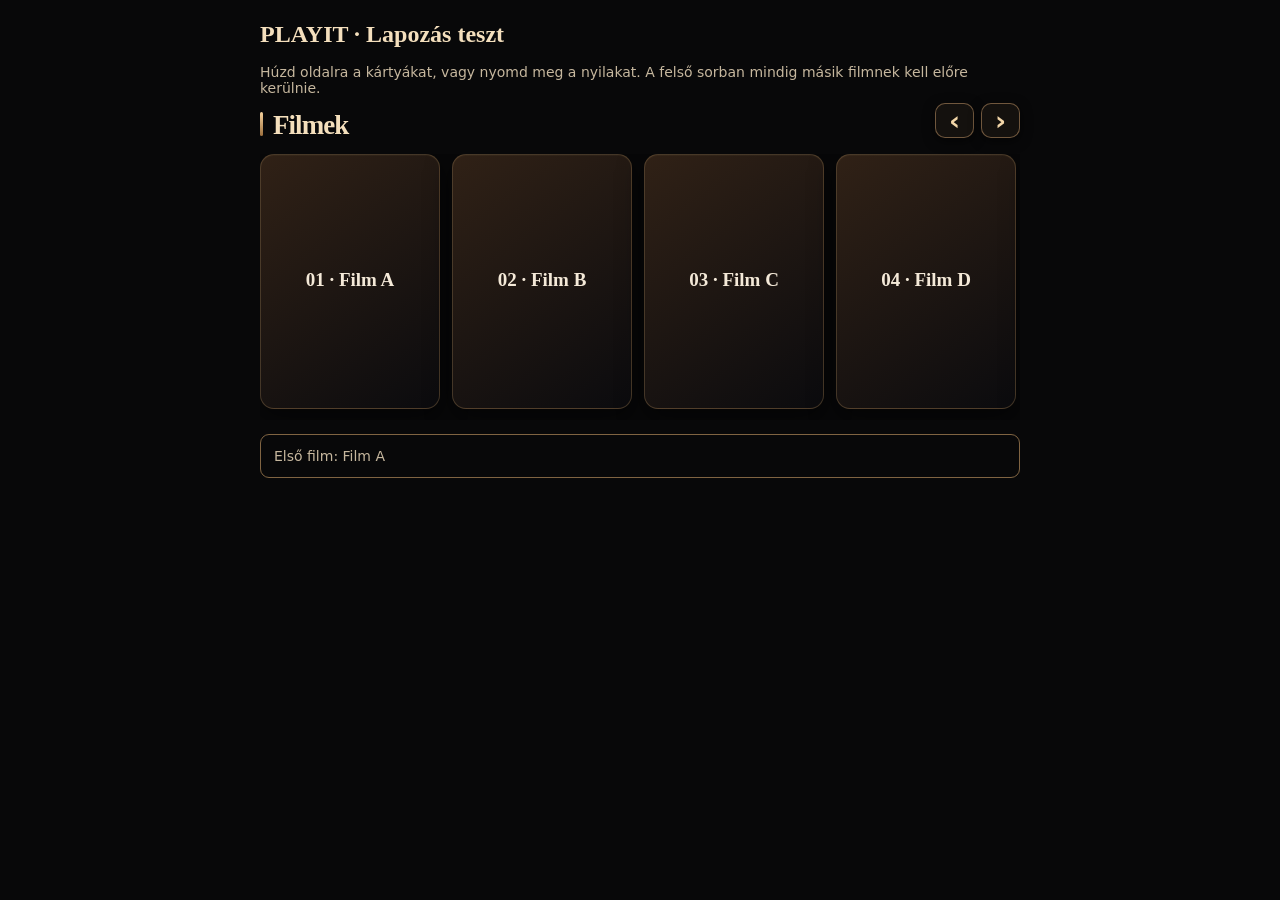
<file: playit2/swipe-test.html>
<!doctype html><html lang="hu"><head><meta charset="utf-8"><meta name="viewport" content="width=device-width,initial-scale=1"><title>PLAYIT 2 — lapozás teszt</title><link rel="stylesheet" href="./cinema-plus.css?v=5"><link rel="stylesheet" href="./swipe-fix.css?v=5"><style>html,body{margin:0;background:#080809;color:#f4dfbd;font-family:system-ui}main{max-width:760px;margin:auto;padding:28px 15px}h1{font:700 24px Georgia}p{color:#c6b79e;font-size:14px}#playit-catalog{padding:5px}.cine-rail-scroll>.cine-mini-wrap{flex:0 0 180px!important;width:180px!important}.cine-mini{height:255px!important;display:grid!important;place-items:center!important;text-align:center!important;font:700 19px Georgia!important;background:linear-gradient(145deg,#302116,#0b0b0e)!important}#out{padding:13px;border:1px solid #806442;border-radius:9px}</style></head><body><main id="playit-catalog"><h1>PLAYIT · Lapozás teszt</h1><p>Húzd oldalra a kártyákat, vagy nyomd meg a nyilakat. A felső sorban mindig másik filmnek kell előre kerülnie.</p><section class="cine-rail" aria-label="Teszt filmsor"><h3>Filmek</h3><div class="cine-rail-pager"><button type="button" data-cine-page="-1">‹</button><button type="button" data-cine-page="1">›</button></div><div class="cine-rail-scroll"><article class="cine-mini-wrap"><div class="cine-mini">01 · Film A</div></article><article class="cine-mini-wrap"><div class="cine-mini">02 · Film B</div></article><article class="cine-mini-wrap"><div class="cine-mini">03 · Film C</div></article><article class="cine-mini-wrap"><div class="cine-mini">04 · Film D</div></article><article class="cine-mini-wrap"><div class="cine-mini">05 · Film E</div></article></div></section><p id="out" role="status">Első film: Film A</p></main><script src="./swipe-fix.js?v=7"></script><script>window.PLAYIT_RAIL_OFFSETS=new Map();document.addEventListener('click',e=>{const b=e.target.closest('[data-cine-page]');if(b)window.PLAYIT_RAILS.step(document.querySelector('.cine-rail-scroll'),Number(b.dataset.cinePage));});new MutationObserver(()=>{const first=document.querySelector('.cine-mini');document.querySelector('#out').textContent='Első film: '+first.textContent;}).observe(document.querySelector('.cine-rail-scroll'),{childList:true});</script></body></html>
</file>
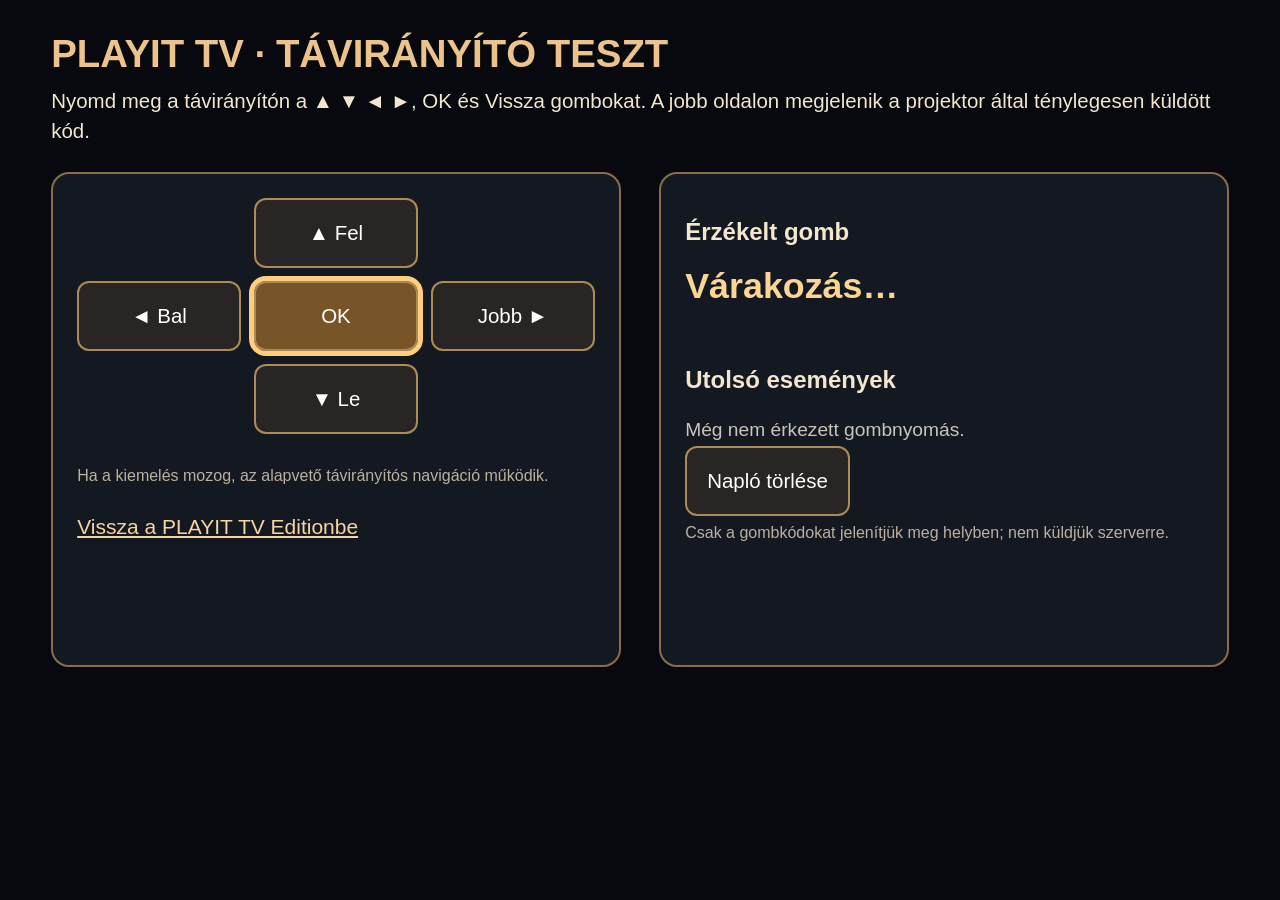
<file: playit-tv/vidaa/remote-test.html>
<!doctype html>
<html lang="hu"><head><meta charset="utf-8"><meta name="viewport" content="width=device-width, initial-scale=1"><title>PLAYIT TV – VIDAA távirányító teszt</title><style>
*{box-sizing:border-box}html,body{height:100%;margin:0}body{background:#07090f;color:#f2e6ce;font-family:Arial,system-ui,sans-serif;padding:3.5vh 4vw}
h1{font-size:clamp(26px,3vw,58px);margin:0 0 10px;color:#ecc38a}p{font-size:clamp(18px,1.6vw,28px);line-height:1.5;margin:0 0 25px}
.layout{display:grid;grid-template-columns:1fr 1fr;gap:3vw;align-items:start}.panel{background:#141821;border:2px solid #886d4d;border-radius:18px;padding:24px;min-height:55vh}
button{font-size:clamp(18px,1.6vw,28px);min-height:70px;background:#292524;color:white;border:2px solid #ad8b58;border-radius:12px;padding:10px 20px}
button:focus{outline:5px solid #ffcf7d;background:#775528}button:focus-visible{outline:5px solid #ffcf7d}
.keys{display:grid;grid-template-columns:repeat(3,1fr);gap:13px}.keys button:first-child{grid-column:2}.keys button:nth-child(2){grid-column:1}.keys button:nth-child(3){grid-column:2}.keys button:nth-child(4){grid-column:3}.keys button:nth-child(5){grid-column:2}
#last{font-size:clamp(30px,2.8vw,50px);color:#fbd594;font-weight:bold;min-height:80px}#history{font-size:clamp(16px,1.5vw,24px);line-height:1.7;color:#c9c5bd;white-space:pre-wrap}small{font-size:clamp(16px,1.2vw,21px);color:#bcb0a0}
@media(max-width:850px){.layout{grid-template-columns:1fr}.panel{min-height:auto}}
</style></head>
<body><h1>PLAYIT TV · TÁVIRÁNYÍTÓ TESZT</h1><p>Nyomd meg a távirányítón a ▲ ▼ ◄ ►, OK és Vissza gombokat. A jobb oldalon megjelenik a projektor által ténylegesen küldött kód.</p>
<div class="layout"><section class="panel"><div class="keys"><button>▲ Fel</button><button>◄ Bal</button><button id="start">OK</button><button>Jobb ►</button><button>▼ Le</button></div><p style="margin-top:25px"><small>Ha a kiemelés mozog, az alapvető távirányítós navigáció működik.</small></p><a style="color:#f6d5a0;font-size:21px" href="../">Vissza a PLAYIT TV Editionbe</a></section>
<section class="panel"><h2>Érzékelt gomb</h2><div id="last">Várakozás…</div><h2>Utolsó események</h2><div id="history">Még nem érkezett gombnyomás.</div><button id="clear">Napló törlése</button><p><small>Csak a gombkódokat jelenítjük meg helyben; nem küldjük szerverre.</small></p></section></div>
<script>
(function(){var log=[];var last=document.getElementById('last'),history=document.getElementById('history');
function label(code,key){return {37:'BAL',38:'FEL',39:'JOBB',40:'LE',13:'OK',8:'VISSZA',461:'VISSZA (alternatív)',403:'PIROS',404:'ZÖLD',405:'SÁRGA',406:'KÉK'}[code]||key||'Ismeretlen';}
document.addEventListener('keydown',function(e){var code=e.keyCode||e.which||0;last.textContent=label(code,e.key)+' ('+code+')';log.unshift('keyCode '+code+' · '+(e.key||'nincs key'));log=log.slice(0,8);history.textContent=log.join('\n');if(code===8||code===461){e.preventDefault();return;}if(code>=37&&code<=40){e.preventDefault();var buttons=Array.prototype.slice.call(document.querySelectorAll('.keys button'));var index=buttons.indexOf(document.activeElement);var next=code===40?4:code===38?0:code===37?1:3;buttons[next].focus();}});
document.getElementById('clear').onclick=function(){log=[];history.textContent='Törölve';last.textContent='Várakozás…';};document.getElementById('start').focus();
})();
</script></body></html>
</file>
<file: b/styles.css>
@import url('https://fonts.googleapis.com/css2?family=Bricolage+Grotesque:opsz,wght@12..96,500;12..96,600;12..96,700;12..96,800&family=DM+Sans:wght@400;500;600;700&display=swap');
/* Shared theme, semantic colors and sizing. */
:root {
  color-scheme:dark;
  --canvas:#18313b;
  --bg:var(--canvas);
  --panel:#203d48;
  --panel-soft:#294c58;
  --line:#44616b;
  --text:#e1ddd5;
  --muted:#b3b4b8;
  --accent:#d7a575;
  --coral:#dda08f;
  --green:#a8c1b2;
  --serif:'Bricolage Grotesque',sans-serif;
  --sans:'DM Sans',sans-serif;
  --display:'Bricolage Grotesque',sans-serif;
  --switch-solo:#245b8a;
  --switch-pair:#93452f;
  --switch-movie:#17645c;
  --switch-tv:#70408e;
  --switch-track:#080f1c;
  --switch-border:#4b5a70;
  --switch-text:#c4cfdf;
  --text-on-color:#fff8ee;
  --action-skip-start:#724936;
  --action-skip-end:#4a2d24;
  --action-skip-border:#b98767;
  --action-seen-start:#3b5375;
  --action-seen-end:#25374f;
  --action-seen-border:#819bbf;
  --action-yes-start:#f1d7a4;
  --action-yes-end:#d0a568;
  --action-yes-border:#f5deb1;
  --text-on-accent:#231a0f;
  --selection-surface:#315260;
  --touch-target:44px;
  --card-height:clamp(400px, calc(100svh - 230px), 740px)
}

* {
  box-sizing:border-box
}

html {
  scroll-behavior:smooth
}

body {
  margin:0;
  font-family:var(--sans);
  font-size:14px;
  -webkit-font-smoothing:antialiased
}
button,a,input,select {
  -webkit-tap-highlight-color:transparent
}

button {
  cursor:pointer
}

button:disabled {
  cursor:not-allowed;
}

button,a,input,select {
  outline-offset:4px
}

button:focus-visible,a:focus-visible,input:focus-visible,select:focus-visible {
  outline:2px solid var(--accent)
}

button {
  color:inherit
}

a {
  color:inherit
}

button svg {
  pointer-events:none
}

button>* {
  pointer-events:none
}

[hidden] {
  display:none!important
}

.sr-only {
  position:absolute;
  width:1px;
  height:1px;
  padding:0;
  margin:-1px;
  overflow:hidden;
  clip:rect(0,0,0,0);
  white-space:nowrap;
  border:0
}
.brand {
  font-family:Manrope,var(--sans);
  font-size:29px;
  font-weight:800;
}
.brand-symbol {
  position:relative;
  background:var(--accent);
  color:var(--bg);
  width:38px;
  height:38px;
  border-radius:11px;
  font-size:34px;
  font-family:Georgia,serif;
  font-weight:bold;
  line-height:33px;
  text-align:center;
  letter-spacing:-4px;
  padding-right:5px
}

.brand-symbol>span {
  position:absolute;
  font-size:15px;
  top:0;
  right:1px;
  line-height:15px;
  letter-spacing:0
}

.top-tagline {
  margin-left:60px
}
.icon-text {
  display:flex;
  align-items:center;
  justify-content:center;
}
.count-badge {
  border-radius:50%;
  background:var(--accent);
  color:var(--bg);
  min-width:21px;
  height:21px;
  display:grid;
  place-items:center;
  font-size:10px;
  font-weight:700
}

.workspace {
  grid-template-columns:335px minmax(0,1fr)
}

.filters-panel {
  border-right:1px solid var(--line);
}

.eyebrow {
  font-size:9px;
  letter-spacing:2px;
  font-weight:700;
  color:var(--muted);
  display:flex;
  gap:9px;
  align-items:center
}

.tiny-star {
  font-size:17px
}

.intro h1 {
  font-family:var(--serif);
  font-size:30px;
  line-height:1.32;
  letter-spacing:-1px;
  font-weight:500;
  margin:16px 0 13px
}

.intro h1 em {
  color:var(--accent);
  font-weight:500
}

.intro p {
  color:var(--muted);
  font-size:12px;
  line-height:1.8;
  max-width:240px;
  margin:0 0 30px
}

.section-label {
  display:flex;
  align-items:center;
  gap:9px;
  font-size:9px;
  font-weight:700;
  color:var(--accent);
  letter-spacing:1px;
}

.section-label>span:first-child {
  color:var(--muted);
  font-size:9px;
  letter-spacing:1.5px
}

.region-tag {
  margin-left:auto;
  border:1px solid var(--line);
  padding:2px 5px;
}

.mode-tabs {
  display:grid;
  grid-template-columns:1fr 1fr;
  background:#101310;
  border:1px solid var(--line);
  padding:4px;
  border-radius:9px;
  gap:3px
}

.mode-tab {
  background:transparent;
  border:0;
  border-radius:5px;
  font-size:11px;
  padding:10px 5px;
  color:var(--muted);
  font-weight:600;
  display:flex;
  align-items:center;
  justify-content:center;
  gap:8px
}

.mode-tab>span {
  font-size:17px
}

.mode-tab.active {
  color:var(--bg);
  background:var(--accent)
}

fieldset {
  border:0;
  margin:0;
  padding:0;
  min-width:0
}

.provider-options {
  display:flex;
  flex-wrap:wrap;
  gap:7px
}

.provider-chip {
  background:transparent;
  border:1px solid var(--line);
  border-radius:6px;
  padding:8px 9px;
  font-size:10px;
  min-height:36px;
  display:flex;
  align-items:center;
  gap:6px;
  transition:background .15s,border-color .15s
}

.provider-chip img {
  object-fit:cover
}

.provider-chip.selected {
  color:var(--accent);
  border-color:#a28b62;
  background:#e6b8750b
}

.provider-chip:hover:not(:disabled) {
  border-color:var(--accent)
}

.loading-providers {
  font-size:10px;
  color:var(--muted);
  padding:5px 0
}

.field-hint {
  color:#858c7d;
  font-size:9px;
  line-height:1.7;
  margin:10px 0 0
}

.mood-options {
  display:flex;
  gap:6px;
  flex-wrap:wrap
}

.mood-chip {
  border:1px solid var(--line);
  background:transparent;
  border-radius:99px;
  padding:7px 10px;
  font-size:10px;
  color:#c7cabe;
  min-height:32px
}

.mood-chip.selected {
  background:#343c2e;
  border-color:#566046;
  color:var(--green)
}

.field-label {
  display:block;
  margin:17px 0 8px
}

select,input {
  width:100%;
  border:1px solid var(--line);
  border-radius:6px;
  padding:11px 10px;
  background:var(--panel);
  color:var(--text);
  font-size:11px;
  min-height:39px
}
input {
  font-size:13px
}
.field-row {
  display:grid;
}

.primary-button {
  display:flex;
  align-items:center;
  justify-content:space-between;
  width:100%;
  padding:14px 16px;
  margin-top:22px;
  border:1px solid var(--accent);
  border-radius:7px;
  font-size:11px;
  font-weight:700;
  min-height:45px;
  gap:15px;
  transition:background .15s,transform .15s
}
.primary-button span:last-child {
  font-size:18px
}

.sidebar-footer {
  border-top:1px solid var(--line);
  display:flex;
  align-items:center;
  gap:13px;
  margin-top:30px;
  padding-top:20px
}

.sidebar-footer>span {
  font-size:30px;
  color:var(--accent)
}

.sidebar-footer p {
  margin:0;
  font-family:var(--serif);
  font-size:13px;
  color:var(--muted);
  line-height:1.5;
  font-style:italic
}

.discovery {
  min-width:0;
}
.discovery-header h2 {
  font-family:var(--serif);
  font-size:30px;
  font-weight:500;
}

.deck-counter {
  font-size:10px;
}

.screen-layout {
  grid-template-columns:minmax(0,450px) minmax(180px,245px);
  justify-content:center;
}
.card-stage {
  position:relative;
}

.card-stage::before,.card-stage::after {
  content:'';
  position:absolute;
  inset:4px 11px -7px;
  border:1px solid #414439;
  border-radius:15px;
  z-index:-1;
  background:#242820;
  transform:rotate(2deg)
}

.card-stage::after {
  inset:4px 6px -4px;
  transform:rotate(-1.2deg);
  background:#2d3228
}
.poster-image {
  position:absolute;
  inset:0;
  width:100%;
  height:100%;
  object-fit:cover;
  object-position:center 29%;
  pointer-events:none
}

.poster-placeholder {
  height:100%;
  display:grid;
  place-items:center;
  font-size:90px;
}
.card-kicker {
  display:flex;
  gap:6px;
  align-items:center;
}

.card-kicker>span {
  color:var(--accent)
}

.card-info {
  backdrop-filter:blur(8px);
  font-family:Georgia,serif;
  font-style:italic
}
.movie-tags {
  display:flex;
  align-items:center;
  flex-wrap:wrap;
  gap:7px;
  color:#d5d9cb;
  font-size:10px
}
.card-body h3 {
  font-family:var(--serif);
  font-size:36px;
  line-height:1.12;
  letter-spacing:-1px;
  font-weight:500;
  margin:10px 0 11px;
  text-wrap:balance
}

.card-overview {
  font-size:11px;
  color:#c4c9ba;
  line-height:1.75;
  margin:0 0 15px;
  display:-webkit-box;
  -webkit-line-clamp:3;
  -webkit-box-orient:vertical;
  overflow:hidden
}

.card-details-link {
  line-height:1.8;
}

.swipe-stamp {
  position:absolute;
  top:95px;
  left:25px;
  z-index:3;
  border:4px solid var(--green);
  color:var(--green);
  border-radius:8px;
  font-size:34px;
  font-weight:800;
  letter-spacing:4px;
  padding:6px 12px;
  transform:rotate(-16deg);
  opacity:0;
  background:#10171080;
  pointer-events:none
}

.swipe-stamp.no {
  left:auto;
  right:25px;
  transform:rotate(16deg)
}

.movie-actions {
  padding-bottom:16px
}

.vote-button {
  position:relative;
  width:63px;
  height:63px;
  display:grid;
  place-items:center;
  border-radius:50%;
  background:transparent;
  transition:transform .15s,background .15s;
  flex:none
}
.vote-button>span {
  line-height:1;
  font-weight:400;
  margin-top:-3px
}
.vote-no {
  color:var(--coral);
  border:1px solid #87554a;
  background:#df8e7f06
}

.vote-no:hover {
  background:#df8e7f15
}

.vote-yes {
  border:1px solid var(--accent);
  width:73px;
  height:73px
}

.vote-yes>span {
  font-size:48px;
  margin-top:-5px
}

.vote-yes:hover {
  background:#f1c891
}

.vote-seen {
  color:var(--green);
  border:1px solid #5e6a50;
  width:51px;
  height:51px
}

.vote-seen svg {
  width:24px;
  height:24px;
  fill:none;
  stroke:currentColor;
  stroke-width:1.4
}

.action-small {
  padding:0;
}

.action-spacer {
  width:26px
}
.night-notes {
  margin-top:18px;
}

.note-heading {
  display:flex;
  align-items:center;
  gap:8px;
  font-size:8px;
  letter-spacing:1.4px;
  font-weight:600;
  color:#b8c1aa
}

.night-description {
  font-family:var(--serif);
  font-size:22px;
  line-height:1.5;
  letter-spacing:-.3px;
  margin:17px 0 23px
}

.night-description em {
  color:var(--green);
  font-weight:500
}

.ticket-rule {
  height:1px;
  border-top:1px dashed #535e4780;
  margin:17px 0
}

.night-facts {
  margin:0;
  display:grid;
  gap:13px
}

.night-facts>div {
  display:flex;
  justify-content:space-between;
  gap:12px;
  align-items:flex-start
}

.night-facts dt {
  font-size:9px;
  color:#89947d;
  flex:none
}

.night-facts dd {
  margin:0;
  text-align:right;
  font-size:9px;
  color:#d3d8c8;
  line-height:1.5;
  max-width:120px
}

.mini-list-heading {
  display:flex;
  align-items:center;
  justify-content:space-between;
}

.mini-list-heading strong {
  font-size:10px;
  font-weight:500
}
.shortlist {
  margin-top:15px
}

.mini-movie {
  width:100%;
  background:none;
  border:0;
  padding:0;
  text-align:left
}

.mini-movie img,.mini-poster-empty {
  object-fit:cover;
  flex:none;
}

.mini-movie span {
  line-height:1.5;
  display:block
}

.mini-movie small {
  display:block;
  margin-top:3px
}

.text-button {
  display:flex;
  align-items:center;
  justify-content:space-between;
  gap:15px;
  background:transparent;
  border:0;
  border-bottom:1px solid #606b4e;
  line-height:2;
  padding:7px 0 3px;
  margin-top:20px;
  width:100%
}

.ticket-cut {
  position:absolute;
  top:185px;
  width:14px;
  height:22px;
  background:var(--bg);
  border:1px solid #3a4234
}

.ticket-cut-left {
  left:-1px;
  border-left:0;
  border-radius:0 15px 15px 0
}

.ticket-cut-right {
  right:-1px;
  border-right:0;
  border-radius:15px 0 0 15px
}

.main-footer {
  border-top:1px solid var(--line);
  padding:20px 0 0;
  display:flex;
  flex-wrap:wrap;
  align-items:center;
  justify-content:space-between;
  gap:8px
}

.footer-brand {
  font-family:var(--serif);
  font-size:13px
}

.main-footer p {
  margin:0;
  display:flex;
  align-items:center;
  gap:6px
}

.main-footer a {
  text-decoration:none;
}

.tmdb-logo {
  width:39px;
  height:13px;
  vertical-align:middle;
  color:#a9bea0
}

.main-footer .attribution {
  width:100%;
  margin-top:3px
}

.mobile-only,.mobile-panel-head {
  display:none
}
.state-card {
  height:100%;
  display:flex;
  align-items:center;
  justify-content:center;
  flex-direction:column;
  text-align:center;
  border:1px solid var(--line);
  gap:10px
}

.state-card>h3 {
  font-family:var(--serif);
  font-size:25px;
  font-weight:500;
  margin:10px 0
}

.state-card>p {
  font-size:12px;
  line-height:1.8;
  color:var(--muted);
  margin:0;
  max-width:260px
}
.state-icon {
  font-size:50px;
  color:var(--accent)
}

.loading-reel {
  font-size:52px;
  color:var(--accent);
  animation:spin 4s linear infinite
}

.skeleton-bar {
  height:9px;
  background:#3d4437;
  border-radius:5px;
  width:140px
}

.room-summary {
  display:flex;
  gap:7px;
  align-items:center;
  margin-top:10px;
  flex-wrap:wrap
}

.room-summary button {
  border:0;
  background:none;
  padding:3px 0;
  font-size:9px;
  margin-left:auto
}

.live-dot {
  display:inline-block;
  width:6px;
  height:6px;
  border-radius:50%;
  flex:none;
  margin-right:4px
}

.pair-banner {
  border:1px solid #48543d;
  background:#273021;
  border-radius:7px;
  padding:12px 14px;
  display:flex;
  align-items:center;
  justify-content:space-between;
  gap:15px;
  margin-bottom:20px
}

.pair-banner>div {
  display:flex;
  align-items:center;
  flex-wrap:wrap;
  gap:5px
}

.pair-banner strong {
  font-size:10px;
  font-weight:500;
  color:#d3dfc2
}

.pair-banner #pair-progress {
  font-size:9px;
  color:#8b9c7c;
  margin-left:8px
}

.pair-banner>button {
  border:0;
  background:none;
  color:var(--green);
  font-size:9px;
  white-space:nowrap;
  padding:5px 0
}

.modal {
  width:calc(100% - 30px);
  max-width:490px;
  max-height:90dvh;
  overflow:auto;
}
.dialog-top {
  display:flex;
  justify-content:space-between;
  align-items:center;
  gap:20px;
  margin-bottom:12px
}

.close-button {
  line-height:1;
  flex:none
}

.modal h2 {
  font-family:var(--serif);
  font-size:36px;
  font-weight:500;
  line-height:1.2;
  margin:14px 0 18px
}

.modal h2 em {
  font-weight:500
}

.dialog-description {
  color:var(--muted);
  font-size:12px;
  line-height:1.8;
  margin:0 0 23px
}

.modal input {
  min-height:47px
}

.or-divider {
  display:flex;
  align-items:center;
  gap:15px;
  color:var(--muted);
  font-size:10px;
  margin:25px 0 0
}

.or-divider:before,.or-divider:after {
  content:'';
  height:1px;
  flex:1
}

.join-row {
  display:flex;
  gap:8px
}

.join-row input {
  flex:1;
  min-width:0;
  letter-spacing:3px;
  text-transform:uppercase
}

.secondary-button {
  border-radius:6px;
  padding:11px 13px;
  font-size:11px;
  white-space:nowrap;
  min-height:39px
}
.room-code-large {
  font-family:Manrope,var(--sans);
  font-weight:700;
  font-size:42px;
  text-align:center;
  padding:24px 0;
  border:1px dashed #766448;
}

.room-members {
  display:grid;
  gap:9px;
  margin-top:21px
}

.member-row {
  display:flex;
  gap:10px;
  align-items:center;
  border-bottom:1px solid var(--line);
  padding:11px 0
}

.member-avatar {
  width:30px;
  height:30px;
  border:1px solid #697354;
  border-radius:50%;
  display:grid;
  place-items:center;
  color:var(--green);
  font-size:12px
}

.member-row strong {
  font-size:11px;
  font-weight:500
}

.member-row small {
  margin-left:auto;
  color:var(--muted);
  font-size:10px
}

.danger-text {
  color:var(--coral);
  border-color:#794d43
}

.inline-error {
  color:#efac9f;
  background:#df8e7f0d;
  border:1px solid #69483f;
  border-radius:6px;
  padding:10px;
  font-size:11px;
  line-height:1.7;
  margin:15px 0 0
}

.list-dialog {
  max-width:650px
}

.list-dialog h2 {
  font-size:29px
}

.list-tools {
  display:flex;
  align-items:center;
  justify-content:space-between;
  margin-bottom:15px
}

.list-tools p {
  color:var(--muted);
  font-size:10px;
  line-height:1.7;
  max-width:300px
}

.favorites-list {
  display:grid;
  gap:12px
}

.favorite-item {
  display:flex;
  align-items:center;
  gap:14px;
  padding:13px 0;
  border-bottom:1px solid var(--line)
}

.favorite-poster {
  width:55px;
  height:80px;
  border-radius:5px;
  object-fit:cover;
  background:#30382a;
  flex:none
}

.favorite-copy {
  flex:1;
  min-width:0
}

.favorite-copy h3 {
  font-family:var(--serif);
  font-size:19px;
  font-weight:500;
  margin:0 0 7px
}

.favorite-copy p {
  font-size:10px;
  color:var(--muted);
  margin:0 0 7px
}

.favorite-copy>button {
  padding:0;
  background:none;
  border:0;
  border-bottom:1px solid #8f7852;
  color:var(--accent);
  font-size:10px
}

.remove-favorite {
  border:0;
  background:transparent;
  font-size:23px;
  color:var(--muted);
  padding:8px
}

.empty-list {
  padding:45px 12px;
  text-align:center;
  color:var(--muted);
  font-size:12px;
  line-height:1.8
}

.empty-list>span {
  font-size:43px;
  color:var(--accent);
  display:block;
  margin-bottom:15px
}

.details-dialog {
  border-radius:15px
}

.detail-close {
  position:absolute;
  right:15px;
  top:15px;
  z-index:2;
  backdrop-filter:blur(8px)
}

.detail-hero {
  position:relative;
  width:100%;
  overflow:hidden
}

.detail-hero img {
  width:100%;
  height:100%;
  object-fit:cover
}

.detail-hero:after {
  content:'';
  position:absolute;
  inset:0;
}

.detail-content {
  position:relative;
  margin-top:-37px
}

.detail-content h2 {
  margin-top:8px
}

.detail-metadata {
  color:var(--muted);
  font-size:11px;
  line-height:1.8
}

.detail-overview {
  font-size:13px;
  line-height:1.9;
  color:#ccd2c1
}

.detail-section-title {
  font-size:9px;
  font-weight:600;
  margin:26px 0 13px
}

.provider-availability {
  display:flex;
  flex-wrap:wrap;
  gap:12px
}

.availability-provider {
  display:flex;
  align-items:center;
  gap:8px;
}

.availability-provider img {
  width:33px;
  height:33px;
  object-fit:cover;
  border-radius:6px
}

.availability-category {
  margin:15px 0 10px
}

.detail-links {
  display:flex;
  gap:10px;
  flex-wrap:wrap;
  margin-top:22px
}

.detail-links a {
  display:inline-flex;
  align-items:center;
  gap:10px;
  text-decoration:none;
}

.availability-note {
  line-height:1.7;
  margin:15px 0 0
}

.match-dialog {
  text-align:center;
}

.match-dialog .eyebrow {
  font-size:8px
}

.match-star {
  margin:0
}

.match-dialog h2 {
  margin-top:0
}

.match-movie {
  display:flex;
  gap:13px;
  align-items:center;
  text-align:left;
  border:1px solid var(--line);
  padding:12px;
  margin-top:20px
}

.match-movie img {
  width:48px;
  height:68px;
  object-fit:cover;
  border-radius:3px
}

.match-movie h3 {
  font-family:var(--serif);
  font-size:22px;
  font-weight:500;
  margin:0 0 5px
}

.match-movie p {
  font-size:10px;
  color:var(--muted);
  margin:0
}

.match-movie button {
  color:var(--accent);
  font-size:10px;
  padding:5px 0 0;
  background:none;
  border:0
}

.toast {
  position:fixed;
  left:50%;
  bottom:25px;
  transform:translateX(-50%);
  z-index:100;
  padding:13px 20px;
  font-weight:500;
  max-width:calc(100% - 30px);
  text-align:center
}

.no-poster {
  display:grid;
  place-items:center;
  color:var(--green);
  font-size:18px
}

.error-retry {
  margin-top:15px
}

.requesting {
  pointer-events:none
}
@keyframes spin {
  to {
    transform:rotate(360deg)
  }

}

@media(min-width:1450px) {
  .workspace {
    grid-template-columns:360px minmax(0,1fr)
  }

  .filters-panel {
    padding-left:50px;
    padding-right:35px
  }

  .discovery {
    padding:45px 60px 20px
  }

  .screen-layout {
    grid-template-columns:minmax(0,465px) minmax(200px,265px);
    gap:43px
  }

  .night-notes {
    padding:27px
  }

  .card-body h3 {
    font-size:41px
  }

  .card-overview {
    font-size:12px
  }

  .intro h1 {
    font-size:32px
  }

  .discovery-header h2 {
    font-size:33px
  }

}

@media(max-width:1190px) {
  .topbar {
    padding:0 30px
  }

  .workspace {
    grid-template-columns:300px minmax(0,1fr)
  }

  .filters-panel {
    padding:33px 22px 22px 26px
  }

  .discovery {
    padding:35px 28px 20px
  }

  .screen-layout {
    grid-template-columns:minmax(0,450px)
  }

  .night-notes {
    display:none
  }

  .discovery-header h2 {
    font-size:28px
  }

  .intro h1 {
    font-size:28px
  }

  .top-tagline {
    margin-left:20px
  }

}

@media(max-width:800px) {
  .topbar {
    height:76px;
    padding:0 22px
  }

  .top-tagline {
    display:none
  }

  .workspace {
    grid-template-columns:260px minmax(0,1fr)
  }

  .filters-panel {
    padding:28px 17px 20px 20px;
    min-height:calc(100vh - 76px)
  }

  .intro h1 {
    font-size:24px
  }

  .intro p {
    font-size:11px
  }

  .discovery {
    padding:28px 22px 20px
  }

  .discovery-header h2 {
    font-size:24px
  }

  .discovery-header .eyebrow {
    font-size:8px;
    letter-spacing:1.5px
  }

  .deck-counter {
    font-size:9px;
    padding:6px 7px
  }

  .discovery-header {
    gap:8px
  }

  .card-body {
    left:19px;
    right:19px;
    bottom:22px
  }

  .card-body h3 {
    font-size:30px
  }

  .card-overview {
    font-size:10px;
    -webkit-line-clamp:2
  }

  .card-top {
    left:14px;
    right:14px;
    top:14px
  }

  .movie-actions {
    gap:14px
  }

  .vote-button {
    width:54px;
    height:54px
  }

  .vote-yes {
    width:64px;
    height:64px
  }

  .vote-seen {
    width:45px;
    height:45px
  }

  .action-small,.action-spacer {
    width:20px
  }

  .main-footer {
    margin-top:30px
  }

  .pair-banner {
    flex-direction:column;
    align-items:flex-start;
    gap:5px
  }

  .pair-banner #pair-progress {
    margin-left:0
  }

  .brand {
    font-size:26px
  }

  .brand-symbol {
    width:34px;
    height:34px;
    font-size:30px;
    line-height:29px
  }

}

@media(max-width:640px) {
  .topbar {
    height:69px;
    padding:0 18px;
  }

  .brand {
    gap:9px;
    font-size:25px
  }

  .brand-symbol {
    width:32px;
    height:32px;
    font-size:29px;
    line-height:27px;
    border-radius:9px
  }

  .brand-symbol>span {
    font-size:12px
  }
  .icon-text {
    font-size:10px;
    gap:6px;
    padding:7px 10px;
    min-height:35px
  }

  .icon-text>span:first-child {
    font-size:19px
  }

  .count-badge {
    height:18px;
    min-width:18px;
    font-size:9px
  }

  .mobile-only {
    display:flex
  }

  .workspace {
    display:block
  }

  .filters-panel {
    position:fixed;
    top:0;
    bottom:0;
    left:0;
    width:min(350px,90vw);
    padding:17px 25px 30px;
    overflow:auto;
    z-index:20;
    background:var(--bg);
    transform:translateX(-105%);
    transition:transform .2s ease;
    border-right:1px solid var(--line);
    min-height:0
  }

  .filters-panel.is-open {
    transform:translateX(0)
  }

  .mobile-panel-head {
    display:flex;
    align-items:center;
    justify-content:space-between;
    margin-bottom:25px
  }

  .mobile-panel-head strong {
    font-size:13px
  }

  .intro h1 {
    font-size:30px
  }

  .intro p {
    font-size:12px
  }

  .filters-panel .eyebrow {
    font-size:9px
  }

  .provider-chip {
    font-size:11px;
    min-height:37px
  }

  .field-hint {
    font-size:10px
  }

  .mood-chip {
    font-size:11px
  }

  .field-label {
    font-size:11px
  }

  .filters-panel select {
    font-size:12px;
    min-height:44px
  }

  .section-label,.section-label>span:first-child {
    font-size:10px
  }

  .mode-tab {
    font-size:12px;
    min-height:40px
  }

  .primary-button {
    font-size:12px;
    min-height:48px
  }

  .discovery {
    padding:25px 22px 17px;
    max-width:500px;
    margin:auto
  }

  .discovery-header {
    margin-bottom:19px;
    align-items:center
  }

  .discovery-header h2 {
    font-size:27px;
    margin-top:8px;
    letter-spacing:-.7px
  }

  .discovery-header .eyebrow {
    font-size:8px;
    letter-spacing:1.7px
  }

  .deck-counter {
    padding:6px 8px;
    font-size:9px;
    align-self:flex-end
  }

  .card-body {
    left:22px;
    right:22px;
    bottom:24px
  }

  .card-body h3 {
    font-size:34px
  }

  .card-overview {
    font-size:11px;
    -webkit-line-clamp:3;
    margin-bottom:12px
  }

  .card-top {
    top:16px;
    left:16px;
    right:16px
  }

  .movie-tags {
    font-size:10px
  }

  .card-details-link {
    font-size:10px
  }

  .movie-actions {
    margin-top:25px;
    gap:20px
  }

  .vote-button {
    width:60px;
    height:60px
  }

  .vote-yes {
    width:70px;
    height:70px
  }

  .vote-seen {
    width:50px;
    height:50px
  }

  .vote-button small {
    font-size:9px
  }

  .action-small,.action-spacer {
    width:20px
  }

  .gesture-hint {
    font-size:9px;
    margin-top:23px
  }

  .gesture-hint span {
    display:none
  }

  .main-footer {
    padding-top:16px;
    margin-top:25px;
    justify-content:center;
    text-align:center;
    gap:10px
  }

  .footer-brand {
    font-size:13px
  }

  .main-footer p {
    font-size:8px
  }

  .main-footer .attribution {
    justify-content:center;
    font-size:7px
  }

  .pair-banner {
    flex-direction:row;
    align-items:center;
  }
  .pair-banner strong {
    font-size:10px
  }
  .pair-banner>button {
    font-size:9px
  }

  .modal {
    padding:24px;
    max-height:92dvh
  }

  .modal h2 {
    font-size:33px
  }

  .dialog-description {
    font-size:12px
  }

  .field-row {
    gap:10px
  }

  .list-tools {
    align-items:flex-start
  }

  .list-tools .secondary-button {
    font-size:10px
  }

  .favorites-list {
    gap:6px
  }

  .favorite-copy h3 {
    font-size:18px
  }

  .detail-content {
    padding:0 22px 24px
  }

  .details-dialog {
    padding:0
  }

  .detail-hero {
    height:215px
  }

  .detail-content h2 {
    font-size:30px
  }

  .detail-overview {
    font-size:12px
  }

  .room-code-large {
    font-size:36px;
    letter-spacing:6px
  }

  .toast {
    bottom:20px;
    font-size:11px;
    white-space:normal
  }

  .list-dialog h2 {
    font-size:27px
  }

}

@media(max-width:360px) {
  .topbar {
    padding-left:14px;
    padding-right:14px
  }
  .card-body h3 {
    font-size:30px
  }

  .card-overview {
    -webkit-line-clamp:2
  }
  .icon-text {
    padding:7px 8px
  }

  .join-row {
    flex-direction:column
  }

  .room-code-large {
    font-size:29px
  }

  .list-tools {
    flex-direction:column;
    gap:5px
  }

}

@media(prefers-reduced-motion:reduce) {
  * {
    scroll-behavior:auto!important;
    transition:none!important;
    animation:none!important
  }

}

.provider-options:not(.is-expanded) .extra-provider:not(.selected) {
  display:none
}

.providers-more {
  width:100%;
  border:0;
  background:transparent;
  padding:5px 0;
  text-align:left;
  line-height:1.7
}

.providers-more:hover {
  color:var(--accent)
}

/* Library, taste controls and the shared decision round. */
.seen-header-button svg {
  width:19px;
  height:19px;
  fill:none;
  stroke:currentColor;
  stroke-width:1.4
}

.seen-header-button .seen-header-label {
  line-height:1.2
}

.seen-header-button .count-badge {
  font-size:10px;
  line-height:1
}

.taste-heading {
  font-weight:700;
  margin:22px 0 10px
}

.taste-tabs {
  border:1px solid var(--line);
}

.taste-tab {
  background:transparent;
  border:0;
  padding:6px 5px
}
.taste-tab:hover:not(:disabled) {
  color:var(--text)
}

#taste-hint {
  min-height:30px
}

.recommendation-status {
  line-height:1.7;
  margin:-10px 0 19px
}

.library-storage-note {
  color:var(--muted);
  font-size:11px;
  line-height:1.8;
  margin:0 0 18px
}

.details-seen-control {
  display:flex;
  flex-wrap:wrap;
  gap:8px;
  align-items:center;
  margin-top:20px
}

.details-seen-control>span {
  font-size:9px;
  color:var(--muted)
}

.details-seen-button {
  display:flex;
  align-items:center;
  gap:9px;
  font-size:11px
}

.details-seen-button.is-seen {
  background:#bdc8a510;
  border-color:var(--green)
}

.details-seen-button>span {
  font-size:15px
}

.action-error {
  margin-top:24px;
  line-height:1.7
}

.error-inline-retry {
  display:block;
  border:0;
  border-bottom:1px solid #9a6758;
  background:none;
  padding:7px 0 2px;
  color:#f0bc9b;
  font-size:11px;
  margin-top:5px
}

.decision-banner {
  display:flex;
  justify-content:space-between;
  align-items:center;
  gap:16px;
  margin:0 0 23px;
  padding:15px 16px;
  background:#e6b87508;
  border:1px solid #6a5a3f;
  border-radius:8px
}

.decision-banner>div {
  display:flex;
  align-items:center;
  gap:12px;
  min-width:0
}

.decision-banner-star {
  flex:none
}

.decision-banner strong {
  font-weight:500;
  line-height:1.7;
  display:block
}

.decision-banner p {
  font-size:10px;
  color:var(--muted);
  line-height:1.7;
  margin:3px 0 0
}

.decision-banner .secondary-button {
  color:var(--accent);
  border-color:#8f7650;
  flex:none
}

.decision-banner.is-decided {
  background:#bdc8a508;
  border-color:#727e5c
}

.decision-banner.is-decided strong {
  color:var(--green)
}

.decision-dialog {
  max-width:640px
}

.decision-dialog h2 {
  font-size:34px;
  margin-top:10px
}

.decision-candidates {
  display:grid;
  gap:10px
}

.decision-candidate {
  display:flex;
  gap:12px;
  align-items:center;
  padding:12px;
  border:1px solid var(--line);
}
.decision-candidate>img,.decision-poster-empty {
  width:52px;
  height:76px;
  object-fit:cover;
  border-radius:4px;
  flex:none;
  background:#30382a
}

.decision-poster-empty {
  display:grid;
  place-items:center;
  font-size:27px;
  color:var(--accent)
}

.decision-candidate-copy {
  flex:1;
  min-width:0
}

.decision-candidate h3 {
  font-family:var(--serif);
  font-size:20px;
  line-height:1.3;
  font-weight:500;
  margin:0 0 6px
}

.decision-candidate p {
  color:var(--muted);
  font-size:10px;
  margin:0 0 7px
}

.candidate-details {
  border:0;
  border-bottom:1px solid #71654a;
  background:none;
  color:var(--accent);
  font-size:9px;
  padding:0 0 2px
}

.decision-pick {
  border:1px solid #8a7653;
  border-radius:5px;
  padding:10px;
  color:var(--accent);
  background:#e6b87508;
  font-size:10px;
  flex:none;
  min-height:38px
}

.decision-pick:hover:not(:disabled) {
  background:#e6b87518
}

.decision-pick.selected {
  color:var(--green);
  border-color:transparent;
  background:none;
  opacity:1
}

.decision-vote-count {
  text-align:right;
  font-size:10px;
  color:var(--muted);
  margin:14px 0
}

.decision-waiting {
  display:flex;
  gap:7px;
  align-items:center;
  border:1px dashed #596447;
  border-radius:6px;
  padding:12px;
  font-size:11px;
  line-height:1.7;
  color:var(--green)
}

.decision-winner-star {
  font-size:48px;
  color:var(--accent);
  text-align:center
}

.decision-winner {
  display:flex;
  gap:22px;
  align-items:center;
  margin:24px 0 20px;
  border:1px solid #687850;
  border-radius:10px;
  background:#bdc8a505;
  padding:18px
}

.decision-winner>img {
  width:100px;
  aspect-ratio:2/3;
  object-fit:cover;
  border-radius:6px;
  flex:none
}

.decision-winner h3 {
  font-family:var(--serif);
  font-size:28px;
  font-weight:500;
  line-height:1.3;
  margin:12px 0 8px
}

.decision-winner p {
  font-size:11px;
  color:var(--muted)
}

.decision-winner .secondary-button {
  font-size:10px;
  white-space:normal;
  margin-top:6px
}

.decision-resolution {
  font-size:11px;
  color:var(--green);
  line-height:1.8;
  text-align:center;
  margin:14px 0 0
}

.decision-dialog:has(.decision-winner) h2 {
  text-align:center
}

.decision-dialog .dialog-description {
  font-size:12px;
  line-height:1.8
}

@media(max-width:800px) {
  .top-actions {
    gap:6px
  }

  .seen-header-button {
    padding:9px
  }

  .seen-header-button .seen-header-label {
    display:none
  }

  .seen-header-button svg {
    width:18px;
    height:18px
  }

  .decision-banner {
    padding:12px;
    gap:10px
  }

  .decision-banner strong {
    font-size:10px
  }

  .decision-banner p {
    font-size:9px
  }

  .decision-banner-star {
    font-size:23px
  }

  .decision-banner .secondary-button {
    padding:9px 10px;
    font-size:9px
  }

  .decision-banner>div {
    gap:9px
  }

}

@media(max-width:640px) {
  .top-actions {
    gap:6px
  }

  .topbar {
    gap:8px
  }

  .seen-header-button {
    gap:6px;
    padding:7px 9px
  }

  .seen-header-button .count-badge {
    font-size:9px
  }

  .taste-heading {
    font-size:9px
  }

  .taste-tab {
    font-size:11px;
    min-height:38px
  }

  #taste-hint {
    min-height:0
  }

  .recommendation-status {
    font-size:9px;
    margin-top:-6px
  }

  .decision-banner {
    margin-bottom:17px;
    gap:9px;
    padding:11px 12px
  }

  .decision-banner>div {
    align-items:flex-start;
    gap:8px
  }

  .decision-banner-star {
    font-size:23px;
    margin-top:2px
  }

  .decision-banner strong {
    font-size:10px;
    line-height:1.6
  }

  .decision-banner p {
    font-size:9px;
    margin-top:4px;
    line-height:1.6
  }

  .decision-banner .secondary-button {
    font-size:9px;
    padding:9px 10px;
    min-height:37px
  }

  .decision-dialog h2 {
    font-size:31px
  }

  .decision-candidate {
    padding:10px;
    gap:10px;
    flex-wrap:wrap
  }

  .decision-candidate h3 {
    font-size:18px
  }

  .decision-candidate>img,.decision-poster-empty {
    width:45px;
    height:66px
  }

  .decision-pick {
    font-size:9px;
    padding:9px 8px;
    max-width:105px
  }

  .decision-winner {
    padding:14px;
    gap:15px
  }

  .decision-winner>img {
    width:78px
  }

  .decision-winner h3 {
    font-size:23px
  }

  .decision-winner .eyebrow {
    font-size:7px;
    letter-spacing:1px
  }

  .decision-winner .secondary-button {
    font-size:9px;
    padding:9px
  }

  .decision-waiting {
    font-size:10px
  }

  .library-storage-note {
    font-size:10px
  }

  .details-seen-control {
    gap:8px
  }

  .details-seen-control>span {
    font-size:9px
  }

}

@media(max-width:430px) {
  #filters-toggle .mobile-action-label {
    display:none
  }

  #filters-toggle {
    width:35px;
    padding:7px 8px
  }

  .topbar {
    padding-left:15px;
    padding-right:15px
  }

  .top-actions {
    gap:5px
  }

  .seen-header-button {
    padding:7px 8px
  }

  .decision-banner {
    flex-wrap:wrap
  }

  .decision-banner>div {
    flex:1;
    min-width:180px
  }

  .decision-banner .secondary-button {
    margin-left:auto
  }

  .decision-candidate-copy {
    min-width:115px
  }

  .decision-candidate .decision-pick {
    margin-left:auto;
    min-width:110px;
    max-width:none
  }

  .decision-winner {
    gap:12px;
    padding:12px
  }

  .decision-winner>img {
    width:65px
  }

  .decision-winner h3 {
    font-size:22px
  }

}

/* A skipped film burns into embers only after its saved state is confirmed. */
.swipe-stamp.seen {
  top:auto;
  bottom:120px;
  left:50%;
  right:auto;
  max-width:calc(100% - 30px);
  transform:translateX(-50%) rotate(-5deg);
  border-color:#d6ba83;
  background:#292416e6;
  font-size:clamp(22px,4vw,32px);
  letter-spacing:2px;
  white-space:nowrap;
  box-shadow:0 0 26px #d6ba831a;
  text-shadow:0 0 18px #e6cf9626
}

.movie-card.dragging-seen {
  box-shadow:0 14px 40px #c6aa6021,0 0 0 1px #d6ba837a
}

.movie-card.is-seen-saving {
  pointer-events:none;
  box-shadow:0 0 0 1px #d6ba8370,0 16px 42px #c6aa601a
}

.movie-card.is-seen-saving .swipe-stamp.seen {
  opacity:1
}

.movie-card.is-burning {
  pointer-events:none;
  transform-origin:50% 50%;
  transition:none
}

.movie-card.is-burning .swipe-stamp {
  opacity:0!important
}

.movie-card.is-burning .card-body {
  animation:choice-content-away 220ms ease-out both
}

.burn-effects {
  position:absolute;
  inset:0;
  z-index:7;
  pointer-events:none;
  border-radius:inherit;
  transform:translate3d(var(--choice-x,0px),var(--choice-y,0px),0) rotate(var(--choice-rotation,0deg));
  transform-origin:50% 50%
}

.burn-glow {
  position:absolute;
  inset:0;
  background:radial-gradient(ellipse at 50% 65%,#ffb77012,transparent 65%);
  animation:seen-room-glow 580ms ease-out both
}

.burn-front {
  position:absolute;
  left:0;
  right:0;
  top:100%;
  height:16px;
  transform:translateY(-50%);
  animation:seen-burn-front 580ms cubic-bezier(.3,.1,.4,1) both
}

.burn-front:before {
  content:'';
  position:absolute;
  left:0;
  right:0;
  top:5px;
  height:2px;
  background:linear-gradient(90deg,transparent,#d67838 12%,#ffe4a8 35%,#ffb35e 65%,#b45428 90%,transparent);
  box-shadow:0 0 8px 2px #ee8f3a65,0 0 22px #df6c2340;
  border-radius:50%
}

.burn-front:after {
  content:'';
  position:absolute;
  inset:0;
  background:radial-gradient(ellipse at 20% 50%,#ed9b4640,transparent 26%),radial-gradient(ellipse at 76% 50%,#ffa85c30,transparent 29%);
  opacity:.7
}

.burn-spark {
  position:absolute;
  left:var(--spark-x,50%);
  top:4px;
  width:var(--spark-size,2px);
  height:var(--spark-size,2px);
  border-radius:50%;
  background:#efc58b;
  box-shadow:0 0 4px #ffb85a55;
  opacity:0;
  animation:seen-ember-rise 360ms var(--spark-delay,0ms) ease-out both
}

.burn-spark.burn-ash {
  background:#9a8d7c;
  box-shadow:none;
  animation-name:seen-ash-fall
}

@keyframes choice-card-burn {
  0% {
    clip-path:inset(0 0 0 0 round 14px);
    filter:brightness(1) saturate(1);
    transform:translate3d(var(--choice-x,0px),var(--choice-y,0px),0) rotate(var(--choice-rotation,0deg));
    opacity:1
  }

  60% {
    clip-path:inset(0 0 60% 0 round 14px);
    filter:brightness(.8) saturate(.65);
    opacity:1
  }

  100% {
    clip-path:inset(0 0 100% 0 round 14px);
    filter:brightness(.55) saturate(.2);
    transform:translate3d(var(--choice-x,0px),var(--choice-y,0px),0) rotate(var(--choice-rotation,0deg));
    opacity:0
  }

}

@keyframes seen-burn-front {
  0% {
    top:100%;
    opacity:0
  }

  12% {
    opacity:1
  }

  60% {
    top:40%;
    opacity:1
  }

  100% {
    top:0;
    opacity:0
  }

}

@keyframes seen-room-glow {
  0%,100% {
    opacity:0
  }

  32%,68% {
    opacity:1
  }

}

@keyframes seen-ember-rise {
  0% {
    opacity:0;
    transform:translate3d(0,0,0)
  }

  22% {
    opacity:.9
  }

  100% {
    opacity:0;
    transform:translate3d(var(--spark-drift,12px),-48px,0) scale(.35)
  }

}

@keyframes seen-ash-fall {
  0% {
    opacity:0;
    transform:translate3d(0,0,0)
  }

  22% {
    opacity:.65
  }

  100% {
    opacity:0;
    transform:translate3d(var(--spark-drift,-12px),30px,0) scale(.3)
  }

}

@media(prefers-reduced-motion:reduce) {
  .burn-effects {
    display:none!important
  }

  .movie-card.is-burning {
    animation:none!important;
    will-change:auto;
    opacity:0
  }

}

/* A compact start, clear room status and the next evening's shortlist. */
.quick-start {
  display:flex;
  align-items:center;
  justify-content:space-between;
  gap:14px 20px;
  margin:0 0 19px;
  padding:12px 14px;
  border:1px solid #414a38;
  border-radius:10px;
  background:#1c221b;
  min-width:0
}

.quick-start-controls {
  display:grid;
  grid-template-columns:1.1fr 1fr;
  gap:10px;
  flex:1 1 350px;
  min-width:0;
  max-width:445px
}

.quick-mode-buttons,.media-tabs {
  grid-template-columns:minmax(0,1fr) minmax(0,1fr);
  min-width:0
}

.quick-mode-buttons>button,.media-tabs>button {
  display:flex;
  align-items:center;
  justify-content:center;
  gap:6px;
  min-width:0;
  line-height:1.3;
  transition:background .15s,color .15s
}

.quick-mode-buttons>button:hover:not(:disabled),.media-tabs>button:hover:not(:disabled) {
  background:#2a3225;
  color:var(--text)
}

.quick-mode-buttons>button.active,.quick-mode-buttons>button[aria-pressed=true] {
  background:#343f2e;
  color:#d8e1ca
}

.media-tabs>button.active,.media-tabs>button[aria-pressed=true] {
  background:var(--accent);
  color:var(--bg)
}

.quick-start-note {
  flex:0 1 235px;
  min-width:0;
  margin:0;
  font-size:10px;
  line-height:1.7;
  color:#9fa995;
  overflow-wrap:anywhere
}

.connection-banner {
  display:flex;
  align-items:center;
  gap:12px;
  margin:-9px 0 18px;
  padding:10px 12px;
  border:1px solid #414d38;
  border-radius:7px;
  background:#1b231a;
  min-width:0
}

.connection-copy {
  display:flex;
  align-items:center;
  gap:9px;
  flex:1;
  min-width:0;
  margin:0;
  color:#b8c8a8;
  font-size:10px;
  line-height:1.65;
  overflow-wrap:anywhere
}

.connection-copy:before {
  content:'';
  display:block;
  width:6px;
  height:6px;
  flex:none;
  align-self:center;
  border-radius:50%;
  background:#bdc8a5;
  box-shadow:0 0 0 3px #bdc8a510
}

.connection-copy[data-state=reconnecting] {
  color:#e4bc84
}

.connection-copy[data-state=reconnecting]:before {
  background:#e6b875;
  box-shadow:0 0 0 3px #e6b87510
}

.connection-copy[data-state=offline] {
  color:#e3aa9d
}

.connection-copy[data-state=offline]:before {
  background:#df8e7f;
  box-shadow:0 0 0 3px #df8e7f10
}

.connection-banner:has(.connection-copy[data-state=reconnecting]) {
  border-color:#66553a;
  background:#e6b87507
}

.connection-banner:has(.connection-copy[data-state=offline]) {
  border-color:#704b40;
  background:#df8e7f07
}

#connection-retry {
  flex:none;
  min-height:34px;
  padding:7px 10px;
  font-size:10px;
  white-space:normal;
  text-align:center;
  max-width:40%
}

.card-availability {
  display:flex;
  align-items:center;
  flex-wrap:wrap;
  gap:5px;
  max-width:100%;
  margin:0 0 11px;
  color:#d1dac6;
  font-size:9px;
  line-height:1.5
}

.availability-chip,.availability-service {
  display:inline-flex;
  align-items:center;
  gap:5px;
  max-width:100%;
  min-width:0;
  min-height:26px;
  padding:3px 7px 3px 4px;
  background:#142011d9;
  border:1px solid #8595725c;
  border-radius:6px;
  color:#dbe4d0;
  font-size:9px;
  font-weight:500;
  line-height:1.4
}

.availability-chip img,.availability-service img {
  width:18px;
  height:18px;
  flex:none;
  border-radius:4px;
  object-fit:cover;
  background:var(--panel-soft)
}

.availability-chip span,.availability-service span {
  min-width:0;
  overflow:hidden;
  white-space:nowrap;
  text-overflow:ellipsis
}

.card-availability p,.card-availability .availability-loading,.card-availability .availability-empty,.card-availability .availability-error {
  margin:0;
  color:#b8c2ae;
  font-size:9px;
  font-weight:400;
  line-height:1.6;
  overflow-wrap:anywhere
}

.card-availability .availability-error {
  color:#e3b19d
}

.card-body:has(.card-availability) h3 {
  display:-webkit-box;
  -webkit-line-clamp:2;
  -webkit-box-orient:vertical;
  overflow:hidden;
  overflow-wrap:anywhere
}

.movie-card:has(.card-availability) .card-shade {
  background:linear-gradient(180deg,#0002 0%,transparent 23%,#07100b4d 39%,#0b100bed 72%,#0b100b 100%)
}

.backup-controls {
  display:flex;
  flex-wrap:wrap;
  align-items:center;
  margin:0 0 15px;
  border-top:1px solid var(--line);
  border-bottom:1px solid var(--line);
  min-width:0
}

.backup-controls>button {
  flex:1 1 160px;
  min-width:0;
  min-height:39px;
  padding:10px 12px;
  font-size:10px;
  white-space:normal;
  text-align:center
}

.backup-status {
  flex-basis:100%;
  width:100%;
  min-width:0;
  margin:3px 0 0;
  font-size:10px;
  line-height:1.7;
  color:var(--muted);
  overflow-wrap:anywhere
}

.backup-status[data-state=error],.backup-status.is-error {
  color:#e8afa1
}

.backup-status[data-state=success],.backup-status.is-success {
  color:var(--green)
}

.round-controls {
  display:flex;
  flex-wrap:wrap;
  justify-content:center;
  align-items:center;
  gap:8px;
  width:100%;
  max-width:310px;
  margin-top:9px;
  min-width:0
}

.state-card .round-controls .primary-button,.state-card .round-controls .secondary-button {
  width:auto;
  flex:1 1 135px;
  min-width:0;
  min-height:41px;
  margin:0;
  justify-content:center;
  padding:11px 12px;
  white-space:normal;
  line-height:1.5;
  font-size:10px;
  text-align:center
}

.state-card .round-status,.round-status {
  width:100%;
  max-width:290px;
  margin:3px 0 0;
  color:var(--muted);
  font-size:10px;
  line-height:1.7;
  overflow-wrap:anywhere
}

@media(max-width:1190px) {
  .quick-start {
    align-items:stretch;
    flex-direction:column;
    gap:8px;
    padding:11px 12px
  }

  .quick-start-controls {
    width:100%;
    max-width:none;
    flex:auto
  }

  .quick-start-note {
    flex:auto;
    font-size:9px
  }

}

@media(max-width:800px) and (min-width:641px) {
  .quick-start-controls {
    grid-template-columns:1fr;
    gap:7px
  }

  .quick-start {
    padding:10px
  }

  .quick-mode-buttons>button,.media-tabs>button {
    min-height:34px
  }

  .card-availability {
    gap:4px;
    margin-bottom:8px
  }

  .availability-chip,.availability-service {
    font-size:8px;
    min-height:24px
  }

  .availability-chip img,.availability-service img {
    width:16px;
    height:16px
  }

  .card-body:has(.card-availability) .card-overview {
    -webkit-line-clamp:2
  }

}

@media(max-width:640px) {
  .quick-start-controls {
    grid-template-columns:1.12fr 1fr;
    gap:8px
  }

  .quick-mode-buttons>button,.media-tabs>button {
    font-size:10px;
    min-height:37px;
    padding:7px 5px;
    gap:4px
  }

  .quick-start-note {
    font-size:9px;
  }

  .connection-banner {
    margin-top:-7px;
    margin-bottom:16px;
    padding:9px 10px;
    gap:9px
  }

  .connection-copy {
    font-size:9px;
    gap:8px
  }

  #connection-retry {
    font-size:9px;
    padding:7px 9px;
    max-width:42%
  }

  .card-availability {
    gap:5px;
    margin-bottom:10px
  }

  .card-body:has(.card-availability) h3 {
    font-size:32px;
    margin-top:9px;
    margin-bottom:10px
  }

  .card-body:has(.card-availability) .card-overview {
    -webkit-line-clamp:2;
    line-height:1.7;
    margin-bottom:11px
  }

  .availability-chip,.availability-service {
    font-size:9px;
    min-height:26px
  }

  .backup-controls>button {
    flex-basis:120px;
    font-size:10px;
    padding:10px 8px
  }

  .backup-status {
    font-size:9px
  }

  .state-card .round-controls {
    gap:7px
  }

  .state-card .round-controls .primary-button,.state-card .round-controls .secondary-button {
    font-size:10px;
    flex-basis:100%;
    min-height:41px
  }

  .round-status {
    font-size:9px
  }

}

@media(max-width:360px) {
  .quick-start-controls {
    grid-template-columns:1fr;
    gap:6px
  }

  .quick-start-note {
    font-size:9px
  }

  .quick-mode-buttons>button,.media-tabs>button {
    min-height:35px
  }

  .card-body:has(.card-availability) h3 {
    font-size:28px
  }

  .card-availability {
    margin-bottom:8px
  }

  .availability-chip,.availability-service {
    font-size:8px;
    min-height:24px
  }

  .availability-chip img,.availability-service img {
    width:16px;
    height:16px
  }

}

.card-availability.availability-loading,.card-availability.availability-empty {
  color:#b8c2ae
}

.card-availability.availability-error {
  color:#e3b19d
}

.availability-service {
  display:block;
  max-width:calc((100% - 5px)/2);
  padding:5px 7px;
  overflow:hidden;
  text-overflow:ellipsis;
  white-space:nowrap
}

.availability-more {
  padding:4px 2px;
  color:#c5d2b7;
  font-size:9px;
  white-space:nowrap
}

.card-body:has(.card-availability) .card-overview {
  -webkit-line-clamp:2
}

.backup-controls>div {
  flex:1 0 100%;
  min-width:0
}

.backup-controls strong {
  font-weight:500;
  line-height:1.6
}

.backup-controls p {
  margin:4px 0 3px;
  color:var(--muted);
  line-height:1.75;
  overflow-wrap:anywhere
}

.backup-controls+.backup-status {
  margin:-3px 0 15px
}

@media(max-width:640px) {
  .backup-controls p {
    font-size:9px
  }

  .backup-controls strong {
    font-size:10px
  }

}

/* A healthy connection stays quiet; interruptions retain their warning panel. */
.connection-banner:has(.connection-copy[data-state=connected]) {
  padding:0 2px;
  border:0;
  border-radius:0;
  background:none;
  margin:-8px 0 17px
}

.connection-banner:has(.connection-copy[data-state=connected]) .connection-copy {
  color:#8f9b84;
  font-size:9px
}

.connection-banner:has(.connection-copy[data-state=connected]) .connection-copy:before {
  width:5px;
  height:5px;
  background:#9cad8b;
  box-shadow:none
}

@media(max-width:640px) {
  .quick-start {
    padding:8px 10px;
    gap:4px;
    margin-bottom:10px
  }

  .quick-start-note {
    line-height:1.5
  }

  .pair-banner {
    padding:8px 10px;
    gap:9px;
    margin-bottom:9px
  }

  .pair-banner>div {
    display:grid;
    grid-template-columns:6px minmax(0,1fr);
    column-gap:7px;
    row-gap:3px;
    max-width:none;
    min-width:0;
    flex:1
  }

  .pair-banner .live-dot {
    grid-column:1;
    grid-row:1;
    margin:4px 0 0;
    align-self:start
  }

  .pair-banner strong {
    grid-column:2;
    grid-row:1;
    line-height:1.45
  }

  .pair-banner #pair-progress {
    grid-column:2;
    grid-row:2;
    margin-left:0;
    padding-left:0;
    width:auto;
    font-size:8px;
    line-height:1.5
  }

  .pair-banner>button {
    flex:none;
    min-height:40px;
    max-width:90px;
    padding:5px 2px;
    white-space:normal;
    line-height:1.5
  }

  .connection-banner:has(.connection-copy[data-state=connected]) {
    margin:-3px 0 12px;
    padding:0 2px
  }

  .connection-banner:has(.connection-copy[data-state=connected]) .connection-copy {
    font-size:9px;
    line-height:1.65
  }

}

/* Find a specific title and refine the next set without leaving the evening. */
.quick-start:has(.title-search-form) {
  grid-template-columns:minmax(0,1.15fr) minmax(0,1fr);
}
.quick-start:has(.title-search-form) .quick-start-note {
  grid-column:1/-1
}

.title-search-form {
  align-items:center;
  min-width:0;
}

#title-search-input {
  flex:1;
  min-width:0;
  min-height:44px;
  padding:10px 12px;
  background:#141a13;
  border-color:#45503c;
  font-size:12px;
  line-height:1.4
}

#title-search-input::placeholder {
  color:#8b9781
}

#title-search-submit {
  flex:none;
  border-color:#788361;
}

.search-dialog {
  max-width:690px
}

.search-dialog h2 {
  margin-bottom:12px
}

#search-status {
  margin:0 0 10px;
  color:var(--muted);
  font-size:11px;
  line-height:1.7;
  overflow-wrap:anywhere
}

.search-status-text {
  margin:0;
  color:inherit;
  font-size:inherit;
  line-height:inherit
}

.search-results {
  display:grid;
  gap:0;
  min-width:0
}

.search-item {
  display:grid;
  grid-template-columns:56px minmax(0,1fr) auto;
  align-items:center;
  gap:14px;
  min-width:0;
  padding:15px 0;
  border-bottom:1px solid var(--line)
}

.search-item>img,.search-poster,.search-poster-placeholder {
  display:block;
  width:56px;
  height:84px;
  border-radius:5px;
  object-fit:cover;
  flex:none;
  background:#2c3527;
  align-self:start
}

.search-poster-placeholder {
  display:grid;
  place-items:center;
  color:#a5b393;
  font-size:25px;
  border:1px solid #46513c
}

.search-copy {
  min-width:0
}

.search-copy h3 {
  font-family:var(--serif);
  font-size:22px;
  font-weight:500;
  line-height:1.3;
  margin:0 0 6px;
  overflow-wrap:anywhere
}

.search-copy p {
  margin:0 0 4px;
  color:var(--muted);
  font-size:10px;
  line-height:1.65;
  overflow-wrap:anywhere
}

.search-copy>button {
  display:inline-flex;
  align-items:center;
  min-height:40px;
  padding:5px 0;
  border:0;
  background:none;
  color:var(--accent);
  font-size:10px;
  text-align:left;
  text-decoration:underline;
  text-decoration-color:#8f785252;
  text-underline-offset:5px;
  line-height:1.5
}

.search-actions {
  display:flex;
  flex-direction:column;
  align-items:stretch;
  gap:6px;
  max-width:150px;
  min-width:112px
}

.search-actions>button {
  display:flex;
  align-items:center;
  justify-content:center;
  gap:5px;
  min-height:44px;
  min-width:0;
  padding:9px 11px;
  border:1px solid #536047;
  font-size:10px;
  line-height:1.5;
  text-align:center;
  white-space:normal;
  overflow-wrap:anywhere
}

.search-actions>button:hover:not(:disabled) {
  border-color:#a1af89;
  background:#bdc8a512
}

.search-actions>button.selected {
  color:#dce7ce;
  border-color:#81936a;
  background:#bdc8a514;
  opacity:1
}

.search-actions>button[data-search-seen].selected {
  color:#e8c693;
  border-color:#947a54;
  background:#e6b8750b
}

.search-state,.search-empty {
  display:flex;
  flex-direction:column;
  align-items:center;
  gap:13px;
  min-width:0;
  padding:33px 16px;
  text-align:center;
  color:var(--muted);
  font-size:12px;
  line-height:1.8
}

.search-state p,.search-empty p {
  margin:0;
  max-width:360px;
  overflow-wrap:anywhere
}

.search-state button,.search-empty button {
  min-height:44px;
  margin:0;
  max-width:100%;
  white-space:normal
}

.search-pagination {
  display:flex;
  justify-content:center;
  padding:18px 0 2px;
  min-width:0
}

.search-pagination>button,#search-more {
  min-height:44px;
  max-width:100%;
  white-space:normal;
  font-size:11px
}

.year-fields {
  grid-template-columns:repeat(2,minmax(0,1fr));
  gap:9px
}

.year-fields>div {
  min-width:0
}

.year-fields input {
  min-height:44px;
  min-width:0;
  font-size:12px
}

.excluded-genres {
  display:flex;
  flex-wrap:wrap;
  align-items:center;
  min-width:0
}

.excluded-genre {
  display:inline-flex;
  align-items:center;
  justify-content:center;
  gap:5px;
  max-width:100%;
  min-width:0;
  min-height:34px;
  padding:7px 9px;
  border:1px solid #414b38;
  border-radius:6px;
  background:transparent;
  color:#aebba1;
  font-size:10px;
  line-height:1.4;
  white-space:normal;
  text-align:left
}

.excluded-genre:before {
  content:'−';
  font-size:12px;
  color:#8a9a79;
  flex:none
}

.excluded-genre:hover:not(:disabled) {
  border-color:#869675;
  color:#d7e0cd
}

.excluded-genre.selected,.excluded-genre[aria-pressed=true] {
  border-color:#826455;
  background:#df8e7f0b;
  color:#e2b5a5
}

.excluded-genre.selected:before,.excluded-genre[aria-pressed=true]:before {
  content:'×';
  color:#dfab98
}

#exclusion-note {
  font-size:9px;
  line-height:1.7;
  overflow-wrap:anywhere
}

@media(max-width:1000px) {
  .quick-start:has(.title-search-form) {
    grid-template-columns:minmax(0,1fr);
    gap:8px
  }

  .quick-start:has(.title-search-form) .quick-start-note {
    grid-column:auto
  }

}

@media(max-width:640px) {
  .quick-start:has(.title-search-form) {
    gap:7px;
    padding:8px 10px
  }

  .quick-start:has(.title-search-form) .quick-start-note {
    display:none
  }

  #title-search-input {
    font-size:16px;
    min-height:44px;
    padding:9px 10px
  }

  #title-search-input::placeholder {
    font-size:12px
  }

  #title-search-submit {
    font-size:10px;
    padding:10px 12px
  }

  .search-dialog {
    padding:22px
  }

  .search-dialog h2 {
    font-size:29px
  }

  .search-item {
    grid-template-columns:44px minmax(0,1fr);
    align-items:start;
    gap:5px 11px;
    padding:15px 0
  }

  .search-item>img,.search-poster,.search-poster-placeholder {
    width:44px;
    height:66px;
    grid-column:1;
    grid-row:1/3
  }

  .search-copy {
    grid-column:2;
    grid-row:1
  }

  .search-copy h3 {
    font-size:20px;
    line-height:1.3
  }

  .search-copy p {
    font-size:10px
  }

  .search-copy>button {
    min-height:44px;
    font-size:10px
  }

  .search-actions {
    grid-column:2;
    grid-row:2;
    flex-direction:row;
    flex-wrap:wrap;
    gap:6px;
    width:100%;
    min-width:0;
    max-width:none
  }

  .search-actions>button {
    flex:1 1 88px;
    min-height:44px;
    padding:8px 7px;
    font-size:10px
  }

  #search-status {
    font-size:10px;
    line-height:1.7
  }

  .search-state,.search-empty {
    font-size:11px;
    padding:25px 8px
  }

  .search-pagination {
    padding-top:15px
  }

  .year-fields input {
    font-size:16px;
    min-height:44px
  }

  .year-fields input::placeholder {
    font-size:12px
  }

  .excluded-genre {
    font-size:10px;
    min-height:40px;
    padding:9px 10px
  }

  #exclusion-note {
    font-size:10px
  }

}

@media(max-width:360px) {
  .search-dialog {
    padding:18px
  }

  .search-item {
    column-gap:9px
  }

  .search-copy h3 {
    font-size:18px
  }

  .search-actions>button {
    font-size:9px;
    flex-basis:85px
  }

  .excluded-genre {
    padding:8px 9px
  }

}

.search-validation {
  grid-column:1/-1;
  margin:0;
  color:#edb1a0;
  line-height:1.7;
  overflow-wrap:anywhere
}

.search-catalog-note {
  margin:0 0 12px;
  color:var(--muted);
  font-size:11px;
  line-height:1.75;
  overflow-wrap:anywhere
}

#search-more {
  display:flex;
  align-items:center;
  justify-content:center;
  margin:18px auto 0;
  padding:10px 16px;
  min-height:44px
}

.exclusion-filter {
  margin-top:18px;
  padding:0 10px;
  border:1px solid #3d4735;
  border-radius:7px;
  background:#bdc8a503;
  min-width:0
}

.exclusion-filter>summary {
  display:flex;
  align-items:center;
  justify-content:space-between;
  gap:9px;
  padding:9px 0;
  line-height:1.6;
  list-style:none;
  cursor:pointer
}

.exclusion-filter>summary::-webkit-details-marker {
  display:none
}

.exclusion-filter>summary:after {
  content:'+';
  flex:none;
  color:#c6d2b7;
  font-size:17px;
  line-height:1
}

.exclusion-filter[open]>summary:after {
  content:'−'
}

.exclusion-filter>summary:focus-visible {
  outline:2px solid var(--accent);
  outline-offset:4px;
  border-radius:3px
}

.exclusion-filter .field-hint {
  margin:0 0 9px
}

.exclusion-filter .excluded-genres {
  padding:0 0 12px
}

@media(max-width:640px) {
  .search-catalog-note {
    font-size:10px
  }

  .exclusion-filter>summary {
    min-height:44px;
    font-size:11px
  }

  .search-validation {
    font-size:10px
  }

}

/* Each saved decision has its own short, contained exit. */
/* A dragged card may leave its stage, but must never widen the phone viewport. */
html,body {
  max-width:100%;
  overflow-x:hidden
}

@supports(overflow-x:clip) {
  html,body {
    overflow-x:clip
  }

}
.movie-card.dragging,.movie-card.is-vote-saving,.movie-card.is-burning,.movie-card.is-archiving,.movie-card.is-portaling,.poster-image {
  -webkit-backface-visibility:hidden;
  backface-visibility:hidden
}

.movie-card:is(.dragging,.is-vote-saving,.is-burning,.is-archiving,.is-portaling) :is(.card-kicker,.card-info) {
  -webkit-backdrop-filter:none;
  backdrop-filter:none
}

.swipe-stamp.no {
  border-color:#edaa79;
  color:#ffc18e;
  background:#2c1a10d9;
  box-shadow:0 0 24px #f08c3521
}

.swipe-stamp.yes {
  border-color:#b9de9b;
  background:#182a16d9;
  box-shadow:0 0 25px #a4de7224;
  text-shadow:0 0 18px #a4de7233
}
.movie-card.dragging-no,.movie-card.saving-no {
  box-shadow:0 0 0 1px #edaa7970,0 14px 38px #e97f2421
}

.movie-card.dragging-yes,.movie-card.saving-yes {
  box-shadow:0 0 0 1px #b9de9b70,0 14px 38px #a4de7221
}

.movie-card.saving-no .swipe-stamp.no,.movie-card.saving-yes .swipe-stamp.yes {
  opacity:1
}

.movie-card.is-archiving,.movie-card.is-portaling {
  pointer-events:none;
  transform-origin:50% 50%;
  transition:none;
  will-change:transform,opacity
}
.movie-card.is-archiving .swipe-stamp,.movie-card.is-portaling .swipe-stamp {
  opacity:0!important
}

.movie-card.is-archiving .card-body,.movie-card.is-archiving .card-top,.movie-card.is-portaling .card-body,.movie-card.is-portaling .card-top {
  animation:choice-content-away 280ms ease-out both
}

.vote-effects {
  position:absolute;
  inset:0;
  z-index:7;
  overflow:hidden;
  border-radius:inherit;
  pointer-events:none;
  isolation:isolate;
  contain:layout paint
}

.vote-effects *,.vote-effects:before,.vote-effects:after {
  pointer-events:none
}

.effect-caption {
  position:absolute;
  left:50%;
  bottom:4%;
  z-index:5;
  width:max-content;
  max-width:88%;
  padding:8px 12px;
  border:1px solid #b99c6259;
  border-radius:999px;
  background:#1c1c13e8;
  color:#ead5aa;
  font-size:9px;
  font-weight:600;
  letter-spacing:1.3px;
  line-height:1.6;
  text-align:center;
  transform:translateX(-50%);
  animation:choice-effect-caption 800ms ease-out both
}

.movie-card.is-archiving {
  z-index:20;
  animation:card-file-away 520ms cubic-bezier(.22,.7,.25,1) both;
  box-shadow:0 12px 32px #0004
}

.archive-effects {
  overflow:visible;
  contain:none;
  background:none
}

.archive-target {
  position:absolute;
  display:grid;
  place-items:center;
  width:32px;
  height:32px;
  border-radius:50%;
  border:1px solid #d6ba8370;
  background:#282a20;
  color:#ead2a3;
  transform:translate(-50%,-50%);
  animation:archive-target-arrive 560ms ease-out both
}

.library-receipt {
  animation:library-receipt 360ms ease-out both
}

.portal-halo,.portal-ring,.portal-core {
  position:absolute;
  left:82%;
  top:50%;
  transform:translate(-50%,-50%);
  border-radius:50%
}

.portal-halo {
  animation:portal-halo-open 520ms ease-out both
}

.portal-core {
  display:none
}

.portal-ring {
  z-index:3;
  width:25%;
  height:58%;
  border:2px solid #b6d99a;
  border-left-color:#d4edbf;
  border-bottom-color:#8caf70;
  animation:portal-ring-open 520ms ease-out both
}

.portal-ring:before {
  content:'';
  position:absolute;
  inset:3% 7%;
  border:1px solid #d7eac330;
  border-radius:50%
}

.portal-ring:after {
  display:none
}

.portal-spark {
  position:absolute;
  left:var(--spark-x,82%);
  top:var(--spark-y,50%);
  z-index:4;
  width:2px;
  height:2px;
  border-radius:50%;
  background:#d4e9bc;
  box-shadow:0 0 4px #c2dca34d;
  opacity:0;
  animation:portal-dust 300ms var(--spark-delay,0ms) ease-out both
}

.portal-spark:nth-of-type(3n) {
  background:#a9c58d
}

.portal-effects .effect-caption {
  border-color:#a7c78040;
  background:#182014e8;
  color:#d7e4c5;
  letter-spacing:.9px;
  animation-duration:520ms
}

.movie-card.is-portaling .card-body,.movie-card.is-portaling .card-top {
  animation-duration:180ms
}

@keyframes card-file-away {
  0% {
    transform:translate3d(var(--choice-x,0px),var(--choice-y,0px),0) rotate(var(--choice-rotation,0deg)) scale(1);
    opacity:1
  }

  55% {
    opacity:.9
  }

  100% {
    transform:translate3d(var(--archive-x,0px),var(--archive-y,-35px),0) rotate(0deg) scale(var(--archive-scale,.08));
    opacity:0
  }

}

@keyframes card-enter-portal {
  0% {
    transform:translate3d(var(--choice-x,0px),var(--choice-y,0px),0) rotate(var(--choice-rotation,0deg)) scale(1);
    opacity:1
  }

  64% {
    transform:translate3d(28%,0,0) rotate(0deg) scale(.38);
    opacity:.9
  }

  100% {
    transform:translate3d(32%,0,0) rotate(0deg) scale(.18);
    opacity:0
  }

}

@keyframes choice-content-away {
  from {
    opacity:1
  }

  to {
    opacity:0
  }

}

@keyframes choice-ambient-glow {
  0% {
    opacity:0
  }

  26%,70% {
    opacity:1
  }

  100% {
    opacity:0
  }

}

@keyframes choice-effect-caption {
  0%,42% {
    opacity:0;
    transform:translate(-50%,5px)
  }

  62%,85% {
    opacity:1;
    transform:translate(-50%,0)
  }

  100% {
    opacity:0;
    transform:translate(-50%,-3px)
  }

}

@keyframes archive-target-arrive {
  0%,40% {
    opacity:0;
    transform:translate(-50%,-50%) scale(.85)
  }

  70% {
    opacity:1;
    transform:translate(-50%,-50%) scale(1)
  }

  100% {
    opacity:0;
    transform:translate(-50%,-50%) scale(1.08)
  }

}

@keyframes library-receipt {
  0%,100% {
    box-shadow:0 0 0 0 #d6ba8300
  }

  40% {
    box-shadow:0 0 0 5px #d6ba8328;
    border-color:#d6ba83
  }

}

@keyframes portal-halo-open {
  0% {
    opacity:0
  }

  25%,65% {
    opacity:1
  }

  100% {
    opacity:0
  }

}

@keyframes portal-ring-open {
  0% {
    opacity:0;
    transform:translate(-50%,-50%) scale(.88)
  }

  24%,65% {
    opacity:1;
    transform:translate(-50%,-50%) scale(1)
  }

  100% {
    opacity:0;
    transform:translate(-50%,-50%) scale(.96)
  }

}

@keyframes portal-dust {
  0% {
    opacity:0;
    transform:translate3d(0,8px,0)
  }

  25% {
    opacity:.65
  }

  100% {
    opacity:0;
    transform:translate3d(var(--spark-drift,12px),-18px,0)
  }

}

@media(max-width:640px) {
  .effect-caption {
    font-size:8px;
    letter-spacing:1px;
    padding:7px 10px
  }

}

@media(prefers-reduced-motion:reduce) {
  .vote-effects,.burn-effects {
    display:none!important
  }

  .movie-card.is-burning,.movie-card.is-archiving,.movie-card.is-portaling {
    animation:none!important;
    will-change:auto;
    transform:none!important;
    opacity:0
  }

  .movie-card.is-archiving .card-body,.movie-card.is-archiving .card-top,.movie-card.is-portaling .card-body,.movie-card.is-portaling .card-top {
    animation:none!important
  }

  .movie-card.dragging-no,.movie-card.saving-no {
    box-shadow:0 0 0 1px #edaa7970
  }

  .movie-card.dragging-yes,.movie-card.saving-yes {
    box-shadow:0 0 0 1px #b9de9b70
  }

}

@media(prefers-reduced-motion:reduce) {
  .movie-card.dragging,.movie-card.is-vote-saving {
    transform:none!important;
    transition:none!important;
    will-change:auto
  }

}

/* Shared app access. */
/* The next real poster remains visible while the front card leaves. */
.movie-card {
  z-index:2
}

.deck-peek {
  user-select:none
}

.deck-peek-poster {
  position:absolute;
  inset:0;
  width:100%;
  height:100%;
  object-fit:cover;
  object-position:center 29%;
  -webkit-backface-visibility:hidden;
  backface-visibility:hidden
}

.deck-peek-shade {
  position:absolute;
}

.deck-peek-fallback {
  height:100%;
  display:flex;
  flex-direction:column;
  align-items:center;
  justify-content:center;
  gap:20px;
  padding:32px;
  text-align:center;
}

.deck-peek-fallback span {
  font-size:56px;
}

.deck-peek-fallback p {
  font:500 27px/1.3 var(--serif);
  margin:0
}

.card-stage.has-peek:before,.card-stage.has-peek:after {
  opacity:0
}

.access-gate {
  place-items:center;
}
.access-card .brand {
  width:max-content;
  text-decoration:none;
}
.access-card .field-label {
  display:block;
}

.access-card input {
  width:100%;
}

.access-card .primary-button {
  width:100%;
}
.access-status {
  font-size:12px;
  line-height:1.7;
}

#access-retry {
  margin-top:18px
}

.access-session {
  justify-content:flex-end;
}
.access-card .inline-error {
  font-size:12px
}

@media(max-width:480px) {
  .access-gate {
    padding:20px
  }

  .access-card {
    padding:28px 24px
  }

  .access-card h1 {
    font-size:36px
  }

  .access-card .brand {
    margin-bottom:36px
  }

}

/* Motion is a personal preference; the device's reduced-motion setting wins. */
.effects-setting {
  align-items:center;
  justify-content:center;
  flex-wrap:wrap;
  gap:8px 12px;
  margin:18px 0 0;
  color:var(--muted);
  font-size:11px
}

.effects-setting label {
  font-size:11px;
  white-space:nowrap
}

.effects-setting select {
  width:158px;
  min-height:44px;
  font-size:12px;
  background:var(--panel);
  border-color:var(--line)
}

.effects-setting p {
  flex:0 1 100%;
  max-width:320px;
  margin:0;
  font-size:10px;
  line-height:1.6;
  text-align:center;
  color:var(--muted)
}

html[data-effects="off"] .movie-card.dragging,html[data-effects="off"] .movie-card.is-vote-saving {
  transform:none!important;
  transition:none!important;
  will-change:auto
}

html[data-effects="off"] .library-receipt {
  animation:none
}

/* Subtle mode keeps only a short, proportional card transition. */
.movie-card.effects-subtle {
  animation:card-gentle-exit 220ms ease-out both;
  clip-path:none;
  filter:none;
  box-shadow:none
}

.movie-card.effects-subtle .card-body,.movie-card.effects-subtle .card-top {
  animation:none
}

@keyframes card-gentle-exit {
  from {
    transform:translate3d(var(--choice-x,0px),var(--choice-y,0px),0) rotate(var(--choice-rotation,0deg)) scale(1);
    opacity:1
  }

  to {
    transform:translate3d(var(--choice-x,0px),calc(var(--choice-y,0px) - 10px),0) rotate(var(--choice-rotation,0deg)) scale(.98);
    opacity:0
  }

}

@media(prefers-reduced-motion:reduce) {
  .library-receipt {
    animation:none
  }

}

/* MaEste — film club, evening edition. */
body {
  font:400 16px/1.5 var(--sans);
  color:var(--text)
}

button,input,select {
  font:inherit
}

button {
  transition:background .18s ease,color .18s ease,border-color .18s ease
}

button svg {
  width:20px;
  height:20px;
  fill:none;
  stroke:currentColor;
  stroke-width:1.6;
  stroke-linecap:round;
  stroke-linejoin:round;
  flex:none
}

button:disabled {
  opacity:.4
}

button:focus-visible,a:focus-visible,input:focus-visible,select:focus-visible,summary:focus-visible {
  outline:2px solid var(--accent);
  outline-offset:4px
}

.app-shell {
  max-width:1440px;
  margin:auto
}

.topbar {
  margin:0 48px;
  padding:0;
  gap:24px;
  display:flex;
  align-items:center;
  justify-content:space-between
}

.brand {
  display:flex;
  align-items:center;
  gap:9px;
  font:800 36px/1 var(--display);
  letter-spacing:-2.2px;
  text-decoration:none;
  color:var(--text)
}

.brand-mark {
  width:35px;
  height:35px;
  color:var(--accent);
  flex:none
}

.brand-dot {
  color:var(--accent)
}

.top-tagline {
  font-size:10px;
  letter-spacing:2px;
  color:var(--muted);
  margin:4px 0 0;
  font-weight:700
}

.top-actions {
  display:flex;
  gap:20px;
  align-items:center
}

.icon-text {
  border:0;
  border-radius:0;
  background:none;
  padding:10px 0;
  gap:8px;
  min-height:44px;
  font-size:13px;
  font-weight:500;
  color:var(--text)
}

.icon-text:hover {
  color:var(--accent)
}

.icon-text>span:first-child {
  font-size:inherit;
  line-height:inherit
}

.seen-header-button .seen-header-label {
  font-size:13px
}

.count-badge,.seen-header-button .count-badge {
  height:20px;
  min-width:20px;
  border-radius:50%;
  color:var(--text);
  font-size:10px;
  font-weight:600
}

.mobile-action-label {
  display:inline
}

.workspace {
  display:block
}

.discovery {
  max-width:1240px;
  margin:auto;
  padding:32px 48px 24px
}
.eyebrow,.discovery-header .eyebrow {
  font-size:10px;
  letter-spacing:1.7px;
  line-height:1.5;
  font-weight:600;
  color:var(--muted)
}

.edition-dot {
  display:inline-block;
  width:7px;
  height:7px;
  border-radius:50%;
  background:var(--accent)
}

.discovery-header h2 {
  font:600 clamp(36px,4.6vw,61px)/1.08 var(--display);
  letter-spacing:-2.9px;
  margin:9px 0 0
}

.discovery-header h2 em {
  font-style:normal;
  color:var(--accent)
}

.edition-counter {
  display:flex;
  align-items:center;
  gap:16px;
  padding-bottom:4px;
  flex:none
}

.edition-counter>span {
  max-width:80px;
  font-size:9px;
  letter-spacing:1.6px;
  line-height:1.6;
  color:var(--muted)
}

.deck-counter {
  display:block;
  padding:0;
  border:0;
  border-radius:0;
  font:500 24px/1 var(--display);
  color:var(--text);
  white-space:nowrap;
  align-self:auto
}

.quick-start:has(.title-search-form) {
  flex-direction:row;
  align-items:center;
  justify-content:space-between;
  gap:16px;
  background:none;
  border:0;
  border-radius:0;
  padding:0 0 18px;
  margin:0 0 20px;
  border-bottom:1px solid var(--line);
  box-shadow:none;
  max-width:none
}

.quick-start:has(.title-search-form) .quick-start-controls {
  width:auto;
  max-width:none;
  flex:none
}

.quick-mode-buttons,.media-tabs {
  display:flex;
  padding:3px;
  border:1px solid var(--line);
  border-radius:4px;
  gap:0;
  background:transparent
}

.quick-mode-buttons>button,.media-tabs>button {
  font-size:12px;
  font-weight:500;
  min-height:35px;
  padding:7px 16px;
  white-space:nowrap;
  border-radius:2px;
  background:transparent;
  border:0;
  color:var(--muted)
}

.quick-mode-buttons>button[aria-pressed=true],.media-tabs>button[aria-pressed=true] {
  background:#242720;
  color:#fffefa;
  box-shadow:none
}

.title-search-form {
  display:flex;
  gap:8px;
  margin:0;
  flex:0 1 320px
}

.title-search-form #title-search-input {
  font-size:13px;
  line-height:1.4;
  min-height:42px;
  padding:10px 12px;
  border:1px solid var(--line);
  color:var(--text);
  border-radius:4px
}

.title-search-form #title-search-input::placeholder {
  font-size:12px;
  color:var(--muted)
}

#title-search-submit {
  display:flex;
  align-items:center;
  gap:8px;
  justify-content:center;
  min-height:42px;
  padding:10px;
  background:none;
  color:var(--text);
  border:1px solid var(--line);
  border-radius:4px;
  margin:0;
  font-size:12px
}

#title-search-submit svg {
  width:18px;
  height:18px
}

#title-search-submit>span {
  display:none
}

.quick-start-note {
  display:none
}

.search-validation {
  font-size:13px
}

.screen-layout {
  display:flex;
  flex-direction:column;
  gap:28px;
  align-items:stretch;
  max-width:none
}

.swipe-area {
  width:100%;
  max-width:none;
  min-width:0
}

.card-stage {
  width:100%;
  background:var(--panel);
  border-radius:5px;
  box-shadow:none;
  isolation:isolate
}

.card-stage:before,.card-stage:after {
  display:none
}

.movie-card {
  position:relative;
  background:var(--panel);
  color:var(--text);
  border:1px solid var(--line);
  width:100%;
  height:100%;
  border-radius:5px;
  overflow:hidden;
  touch-action:none;
  transform-origin:50% 80%
}
.movie-card.dragging-no,.movie-card.dragging-yes,.movie-card.dragging-seen,.movie-card.saving-no,.movie-card.saving-yes {
  box-shadow:none;
  filter:none
}

.movie-card.is-vote-saving {
  animation:none;
  transition:none;
  box-shadow:none;
  filter:none;
  pointer-events:none;
  transform:translate3d(var(--choice-x,0px),var(--choice-y,0px),0) rotate(var(--choice-rotation,0deg))
}

.poster-image,.deck-peek-poster {
  position:absolute;
  top:0;
  left:0;
  bottom:0;
  right:auto;
  width:43%;
  height:100%;
  object-fit:cover;
  object-position:center 30%;
  pointer-events:none
}

.poster-placeholder {
  width:43%;
  background:#d9dbd1;
  color:#a0a392
}

.card-shade {
  position:absolute;
  inset:0 auto 0 0;
  width:43%;
  background:linear-gradient(180deg,#0004,transparent 35%,#0001);
  pointer-events:none
}

.card-top {
  position:absolute;
  left:20px;
  top:18px;
  right:calc(57% + 20px);
  display:flex;
  justify-content:space-between;
  align-items:center;
  gap:10px
}

.card-kicker {
  font-size:8px;
  letter-spacing:1.4px;
  font-weight:600;
  color:#fffefa;
  border:1px solid #ffffff60;
  border-radius:2px;
  background:#17221f40;
  padding:7px 9px;
  backdrop-filter:blur(8px)
}

.card-kicker>span {
  display:none
}

.card-info {
  width:32px;
  height:32px;
  flex:none;
  background:#17221f40;
  color:#fffefa;
  border:1px solid #ffffff60;
  border-radius:50%;
  font-size:16px
}

.card-body {
  position:absolute;
  left:43%;
  right:0;
  top:0;
  bottom:0;
  width:auto;
  display:flex;
  flex-direction:column;
  align-items:flex-start;
  justify-content:center;
  padding:32px 44px;
  gap:0;
  background:var(--panel);
  border-left:1px solid var(--line)
}

.film-edition-label {
  font-size:9px;
  font-weight:600;
  letter-spacing:2px;
  color:var(--accent);
  margin-bottom:18px
}

.card-body .movie-tags {
  display:flex;
  flex-wrap:wrap;
  align-items:center;
  font-size:12px;
  line-height:1.5;
  color:var(--muted);
  gap:8px;
  order:0
}

.rating-tag {
  color:var(--accent);
  font-weight:600
}

.meta-dot {
  color:#b3b4a8
}

.card-body h3,.card-body:has(.card-availability) h3 {
  font:600 clamp(32px,3.7vw,55px)/1.03 var(--display);
  letter-spacing:-1.8px;
  margin:12px 0 18px;
  text-wrap:balance;
  max-width:100%;
  order:1
}

.card-body .card-overview {
  font-size:14px;
  line-height:1.75;
  font-weight:400;
  color:var(--muted);
  margin:0 0 16px;
  -webkit-line-clamp:3;
  order:2;
  max-width:430px
}

.card-details-link {
  display:inline-flex;
  align-items:center;
  gap:18px;
  min-height:36px;
  padding:0;
  border:0;
  border-radius:0;
  border-bottom:1px solid var(--text);
  font-size:12px;
  font-weight:600;
  color:var(--text);
  background:none;
  order:3
}

.card-details-link:after {
  content:'↗';
  font-size:19px;
  font-weight:400
}

.card-details-link>span {
  display:none
}

.card-body .card-availability {
  position:static;
  margin:23px 0 0;
  padding:15px 0 0;
  display:flex;
  flex-wrap:wrap;
  width:100%;
  border-top:1px solid var(--line);
  order:4;
  color:var(--muted);
  font-size:11px;
  font-weight:400
}

.availability-label {
  color:var(--muted);
  font-size:10px
}

.card-availability .availability-service {
  font-size:10px;
  background:#e9ebe2;
  border:0;
  color:#373c31;
  border-radius:2px;
  padding:4px 7px
}

.card-availability.availability-empty,.card-availability.availability-unavailable {
  font-size:11px;
  color:var(--muted)
}

.deck-peek {
  position:absolute;
  inset:0;
  z-index:0;
  background:var(--panel);
  border:1px solid var(--line);
  border-radius:5px;
  overflow:hidden;
  pointer-events:none
}

.deck-peek-shade {
  inset:0 auto 0 0;
  width:43%;
  background:linear-gradient(180deg,#0003,transparent)
}

.deck-peek-fallback {
  width:43%;
  background:#d9dbd1;
  color:var(--muted);
  border-radius:0
}

.deck-peek-fallback span {
  color:var(--accent)
}

.swipe-stamp.yes,.swipe-stamp.no,.swipe-stamp.seen {
  z-index:5;
  font:700 24px/1.2 var(--display);
  letter-spacing:1px;
  background:var(--panel);
  border:2px solid currentColor;
  border-radius:2px;
  box-shadow:0 4px 18px #0001;
  text-shadow:none;
  backdrop-filter:none;
  color:var(--accent)
}

.swipe-stamp.yes {
  color:#416047
}

.swipe-stamp.seen {
  color:#3a554f
}

.movie-actions {
  display:flex;
  align-items:center;
  justify-content:flex-end;
  gap:12px;
  margin:18px 0 0;
}

.vote-button,.vote-seen,.vote-yes {
  display:flex;
  align-items:center;
  justify-content:center;
  gap:10px;
  width:auto;
  height:48px;
  min-width:135px;
  padding:12px 20px;
  background:transparent;
  color:var(--text);
  border:1px solid #c5c7bb;
  border-radius:4px;
  box-shadow:none;
  transition:background .18s ease,color .18s ease,border-color .18s ease;
  flex:none
}

.vote-button:hover:not(:disabled) {
  transform:none;
  background:#e8e9e0;
  border-color:var(--text)
}

.vote-button svg {
  width:19px;
  height:19px;
  fill:none;
  stroke:currentColor;
  stroke-width:1.6
}

.vote-button small {
  position:static;
  font-size:12px;
  line-height:1;
  font-weight:500;
  color:inherit;
  white-space:nowrap;
  bottom:auto
}

.vote-yes {
  min-width:170px
}

.vote-yes:hover:not(:disabled) {
  border-color:#ba301c;
  color:#fffefa
}

.vote-yes svg {
  width:19px;
  height:19px
}

.vote-button>span {
  font-size:22px;
  margin:0
}

.action-small {
  margin-right:auto;
  width:44px;
  height:44px;
  min-width:44px;
  background:none;
  border:1px solid var(--line);
  border-radius:4px;
  font-size:24px;
  color:var(--text);
  display:grid;
  place-items:center
}

.action-spacer {
  display:none
}

.gesture-hint {
  font-size:10px;
  color:var(--muted);
  line-height:1.6;
  text-align:right;
  margin:12px 0 0;
  letter-spacing:.15px
}

.gesture-hint span {
  display:none
}

.action-error {
  font-size:13px
}

.night-notes {
  display:block;
  position:relative;
  width:100%;
  min-height:0;
  max-width:none;
  margin:0;
  padding:20px 0 0;
  border:0;
  border-top:1px solid var(--line);
  border-radius:0;
  background:none
}

.note-heading,.night-description,.night-facts,.ticket-rule,.ticket-cut {
  display:none
}

.mini-list-heading {
  font-size:10px;
  color:var(--muted);
  letter-spacing:1.4px
}

.mini-list-heading strong {
  font:600 15px var(--display);
  color:var(--text)
}

.shortlist {
  display:flex;
  gap:24px;
  overflow:auto;
  margin:14px 0 0;
  padding-bottom:4px
}

.empty-mini {
  font-size:12px;
  color:var(--muted);
  line-height:1.7;
  margin:0
}

.mini-movie {
  display:flex;
  align-items:center;
  gap:10px;
  min-width:150px;
  max-width:230px
}

.mini-movie img,.mini-poster-empty {
  width:36px;
  height:50px;
  border-radius:2px;
  background:var(--panel-soft)
}

.mini-movie span {
  font-size:12px;
  color:var(--text)
}

.mini-movie small {
  font-size:10px;
  color:var(--muted)
}

.night-notes>.text-button {
  font-size:12px;
  width:auto;
  margin-top:12px;
  color:var(--text);
  border-color:var(--text)
}

.main-footer {
  margin-top:28px;
  padding-top:18px;
  border-color:var(--line)
}

.footer-brand {
  font:600 16px var(--display);
  color:var(--text);
  font-style:normal
}

.main-footer p {
  font-size:10px;
  color:var(--muted)
}

.main-footer a {
  color:var(--text)
}

.main-footer .attribution {
  font-size:9px;
  color:#74776b
}

/* Shared components follow the same paper, ink and vermilion palette. */
.primary-button,.secondary-button {
  font-size:13px;
  font-weight:500;
  border-radius:4px;
  min-height:44px;
  padding:11px 16px;
  gap:12px
}

.primary-button {
  background:var(--accent);
  border-color:var(--accent);
  color:#fffefa
}

.primary-button:hover:not(:disabled) {
  background:#ba301c;
  border-color:#ba301c;
  transform:none
}

.primary-button>span:last-child {
  font-size:inherit
}

.secondary-button {
  color:var(--text);
  background:none;
  border:1px solid var(--line)
}

.secondary-button:hover:not(:disabled) {
  background:var(--panel-soft);
  border-color:#abb09e
}

.text-button {
  font-size:13px;
  color:var(--text);
  border-color:var(--line)
}

.field-label {
  font-size:13px;
  color:var(--text);
  font-weight:500
}

.field-hint,.library-storage-note {
  font-size:12px;
  line-height:1.7;
  color:var(--muted)
}

input,select {
  color:var(--text);
  background:var(--panel);
  border:1px solid var(--line);
  border-radius:4px;
  min-height:44px;
  padding:10px 12px;
  font-size:15px
}

input::placeholder {
  color:#818575
}

select {
  padding-right:28px
}

.close-button {
  display:grid;
  place-items:center;
  width:40px;
  height:40px;
  min-width:40px;
  min-height:40px;
  border:1px solid var(--line);
  border-radius:50%;
  color:var(--text);
  background:transparent;
  font-size:24px
}

.close-button:hover {
  background:var(--panel-soft)
}

.tiny-star {
  color:var(--accent)
}

.inline-error,.danger-text {
  color:#ae2e1c
}

.state-card {
  background:var(--panel);
  color:var(--text);
  border-radius:5px;
  min-height:100%;
  padding:35px
}

.state-card h3 {
  font:600 32px/1.1 var(--display);
  letter-spacing:-1px;
  color:var(--text)
}

.state-card p {
  font-size:14px;
  line-height:1.7;
  color:var(--muted);
  max-width:430px
}

.state-icon,.loading-reel {
  color:var(--accent);
  animation:none
}

.state-card .primary-button,.state-card .secondary-button {
  width:auto;
  min-width:200px
}

.toast {
  background:#242720;
  color:#fffefa;
  border:0;
  border-radius:4px;
  font-size:13px;
  box-shadow:0 6px 30px #0002
}

.connection-banner,.pair-banner,.decision-banner {
  border:1px solid var(--line);
  background:var(--panel-soft);
  color:var(--text);
  border-radius:4px;
  padding:14px 18px;
  margin:0 0 18px
}

.connection-copy,.connection-banner p,.pair-banner p,.pair-banner strong,.pair-banner span,.decision-banner p {
  font-size:12px;
  color:var(--muted)
}

.decision-banner strong {
  font-size:14px;
  color:var(--text)
}

.decision-banner .secondary-button {
  font-size:12px
}

.decision-banner-star {
  color:var(--accent);
  font-size:26px
}

.pair-banner button {
  color:var(--text);
  font-size:12px
}

.live-dot {
  background:var(--accent);
  box-shadow:none
}

.recommendation-status {
  color:var(--muted);
  font-size:12px
}

.or-divider:before,.or-divider:after {
  background:var(--line)
}

.or-divider span {
  font-size:12px;
  background:var(--panel);
  color:var(--muted)
}

/* Filter drawer: one deliberate place for all preferences. */
.filters-panel {
  position:fixed;
  inset:0 0 0 auto;
  width:min(440px,100%);
  height:100dvh;
  min-height:0;
  padding:26px 30px 40px;
  overflow-y:auto;
  overscroll-behavior:contain;
  background:var(--panel);
  color:var(--text);
  border:0;
  border-left:1px solid var(--line);
  z-index:100;
  transform:translateX(100%);
  visibility:hidden;
  transition:transform .24s ease,visibility .24s;
  box-shadow:-20px 0 60px #22241f0a
}

.filters-panel.is-open {
  visibility:visible;
  transform:translateX(0)
}

.sheet-backdrop {
  position:fixed;
  inset:0;
  z-index:99;
  background:#25291f66;
  backdrop-filter:blur(4px)
}

body.sheet-open {
  overflow:hidden
}

.mobile-panel-head {
  display:flex;
  justify-content:space-between;
  align-items:center;
  margin:0 0 28px;
  padding-bottom:22px;
  border-bottom:1px solid var(--line)
}

.mobile-panel-head strong {
  font:600 28px/1.1 var(--display);
  letter-spacing:-1px
}

.filters-panel>.intro,.filters-panel>.mode-tabs,.redundant-mode,.sidebar-footer {
  display:none
}

.filters-panel fieldset {
  min-width:0
}

.section-label,.section-label>span:first-child {
  font-size:10px;
  letter-spacing:1.3px;
  color:var(--text);
  font-weight:600
}

.section-label {
  margin:25px 0 13px
}

.region-tag {
  font-size:9px;
  color:var(--muted);
  border-color:var(--line);
  border-radius:2px
}

.taste-heading {
  font-size:10px;
  letter-spacing:1.3px;
  color:var(--text);
  margin-top:0
}

.taste-tabs {
  display:grid;
  grid-template-columns:1.25fr 1fr;
  gap:3px;
  padding:3px;
  background:none;
  border-color:var(--line);
  border-radius:4px
}

.taste-tab {
  font-size:12px;
  min-height:38px;
  color:var(--muted);
  border-radius:2px
}

.taste-tab.active {
  background:#242720;
  color:#fffefa
}

.mood-chip,.provider-chip,.excluded-genre {
  font-size:12px;
  min-height:38px;
  padding:8px 11px;
  background:transparent;
  color:var(--muted);
  border:1px solid var(--line);
  border-radius:3px;
  box-shadow:none
}

.mood-chip.selected,.provider-chip.selected,.excluded-genre.selected {
  color:#ad3420;
  border-color:var(--accent);
  background:#d63e270c
}

.provider-chip img {
  border-radius:2px;
  width:18px;
  height:18px
}

.providers-more {
  font-size:12px;
  color:var(--text);
  min-height:38px
}

.exclusion-filter {
  border-color:var(--line)
}

.exclusion-filter>summary {
  font-size:12px;
  color:var(--text);
  min-height:42px
}

.excluded-genres {
  gap:6px
}

.field-row {
  gap:12px;
  grid-template-columns:1fr 1fr
}

.room-summary {
  font-size:12px;
  background:var(--panel-soft);
  border-color:var(--line);
  color:var(--text)
}

.room-summary button {
  color:var(--accent)
}

.access-session {
  display:block;
  padding:0;
  margin:25px 0 0
}

.access-session:has([hidden]) {
  display:none
}

.access-session .text-button {
  font-size:12px;
  padding:4px 0;
  margin:0;
  justify-content:flex-start
}

.effects-setting {
  display:none
}

/* Dialogs and libraries. */
.modal {
  color:var(--text);
  background:var(--panel);
  border:1px solid var(--line);
  border-radius:6px;
  padding:30px;
  box-shadow:0 20px 100px #22241f30
}

.modal::backdrop {
  background:#25291f80;
  backdrop-filter:blur(5px)
}

.modal h2 {
  font:600 38px/1.08 var(--display);
  letter-spacing:-1.5px;
  color:var(--text)
}

.modal h2 em {
  font-style:normal;
  color:var(--accent)
}

.modal p,.dialog-description,.list-tools p,.backup-controls p {
  font-size:14px;
  line-height:1.7;
  color:var(--muted)
}

.modal input {
  font-size:16px
}

.dialog-top .eyebrow {
  font-size:10px
}

.list-tools {
  gap:20px
}

.backup-controls {
  border:1px solid var(--line);
  background:var(--panel-soft);
  border-radius:4px;
  padding:18px;
  gap:12px
}

.backup-controls strong {
  font-size:14px;
  color:var(--text)
}

.backup-controls p {
  font-size:12px
}

.list-movie,.favorite-item,.seen-item {
  background:transparent;
  border-color:var(--line);
  border-radius:4px
}

.favorite-info h3,.list-movie h3 {
  font-family:var(--display);
  font-size:21px;
  color:var(--text)
}

.favorite-info p,.list-movie p {
  font-size:12px;
  color:var(--muted)
}

.search-catalog-note,.search-status {
  font-size:13px;
  color:var(--muted)
}

.search-item {
  background:none;
  border-color:var(--line);
  border-radius:3px
}

.search-copy h3 {
  font:600 23px/1.15 var(--display);
  letter-spacing:-.5px;
  color:var(--text)
}

.search-copy p,.search-copy small,.search-actions>button {
  font-size:12px;
  line-height:1.7;
  color:var(--muted)
}

.search-actions>button {
  border-color:var(--line);
  border-radius:4px;
  background:none;
  color:var(--text)
}

.search-actions>button:hover {
  background:var(--panel-soft)
}

.search-item .search-meta {
  font-size:12px
}

.search-poster,.search-item img {
  border-radius:3px
}

.detail-content {
  padding:28px 32px
}

.details-dialog {
  padding:0;
  max-width:760px
}

.detail-hero {
  height:280px;
  background:var(--panel-soft)
}

.detail-hero:after {
  background:linear-gradient(0deg,var(--panel),transparent 40%)
}

.detail-content h2 {
  font-size:46px
}

.detail-metadata,.detail-overview {
  font-size:15px;
  color:var(--muted);
  line-height:1.8
}

.detail-section-title {
  font:600 11px var(--sans);
  letter-spacing:1.5px;
  color:var(--text)
}

.availability-category {
  font-size:12px;
  color:var(--muted)
}

.availability-provider {
  background:var(--panel-soft);
  border:1px solid var(--line);
  border-radius:4px;
  color:var(--text);
  padding:8px 12px;
  font-size:12px
}

.availability-note {
  font-size:11px;
  color:var(--muted)
}

.detail-links a {
  font-size:12px;
  background:none;
  border:1px solid var(--line);
  color:var(--text);
  border-radius:4px;
  padding:10px 14px
}

.detail-close {
  background:var(--panel);
  color:var(--text)
}

.details-seen-control button {
  font-size:13px;
  border-color:var(--line);
  color:var(--text);
  background:var(--panel-soft);
  border-radius:4px
}

.room-code-large {
  font:700 44px var(--display);
  color:var(--accent);
  letter-spacing:5px;
  background:var(--panel-soft);
  border-color:var(--line);
  border-radius:4px
}

.room-member {
  background:var(--panel-soft);
  border-color:var(--line);
  color:var(--text)
}

.room-members {
  color:var(--muted)
}

.match-star {
  font-size:34px;
  animation:none;
  color:var(--accent)
}

.match-dialog {
  max-width:500px
}

.match-dialog[open] {
  animation:edition-arrive .18s ease-out
}

.match-movie {
  background:var(--panel-soft);
  border-color:var(--line);
  border-radius:4px
}

.match-movie h3 {
  font:600 24px var(--display);
  color:var(--text)
}

.match-movie p,.match-movie button {
  font-size:12px;
  color:var(--muted)
}

.decision-candidate {
  background:transparent;
  border-color:var(--line);
  border-radius:4px
}

.decision-candidate.selected {
  background:#d63e270a;
  border-color:var(--accent)
}

.decision-candidate-copy h3 {
  font-family:var(--display);
  color:var(--text);
  font-size:21px
}

.decision-candidate-copy p,.decision-candidate-copy small {
  color:var(--muted);
  font-size:12px
}

.decision-status,.decision-result {
  background:var(--panel-soft);
  border-color:var(--line);
  border-radius:4px;
  color:var(--text)
}

/* The entrance is an original typographic film poster, not another form card. */
.access-gate {
  grid-template-columns:minmax(0,1fr) minmax(0,1fr);
}

.access-art {
  position:relative;
  flex-direction:column;
  color:#fff9e9;
}

.art-label {
  position:relative;
  z-index:2;
  font-size:10px;
  font-weight:500;
  letter-spacing:2px
}

.art-type {
  position:relative;
  z-index:2;
  font:800 clamp(60px,9vw,155px)/.83 var(--display);
}

.art-type i {
  font-weight:500;
  font-style:normal;
}

.art-aperture {
  position:absolute;
  width:70%;
  aspect-ratio:1;
  right:-30%;
  top:28%;
  border:35px solid #af301d;
  border-radius:50%;
  box-shadow:0 0 0 35px #c03720,0 0 0 70px #d2452c;
  transform:rotate(-15deg)
}

.art-aperture span {
  position:absolute;
  inset:23%;
  border:2px solid #f8ba93;
  border-radius:50%;
  opacity:.5
}

.art-bottom {
  display:flex;
  align-items:flex-end;
  justify-content:space-between;
  position:relative;
  z-index:2;
  font-size:10px;
  letter-spacing:1.5px;
  line-height:1.7
}

.art-bottom>span:last-child {
  padding:7px 10px;
  border:1px solid #ffffff60;
  border-radius:20px;
  font-size:9px
}
.access-card .eyebrow {
  font-size:10px;
  color:var(--muted)
}

.access-card h1 {
  font:600 clamp(46px,5vw,72px)/1.02 var(--display);
  letter-spacing:-3px;
  margin:18px 0 22px;
  color:var(--text)
}

.access-card h1 em {
  font-style:normal;
  color:var(--accent);
  font-weight:600
}

.access-description {
  font-size:14px;
  line-height:1.8;
  color:var(--muted);
  margin-bottom:28px
}

.access-card .field-label {
  margin:0 0 10px
}

.access-card input {
  font-size:16px;
  min-height:48px;
  border:1px solid #bbbfaf;
  padding:12px;
  color:var(--text)
}

.access-card .primary-button {
  margin-top:12px;
  justify-content:center
}

.access-card .primary-button>span {
  display:none
}

.access-note {
  font-size:11px;
  line-height:1.8;
  color:var(--muted);
  margin:24px 0 0
}

.access-status,.access-card .inline-error {
  font-size:13px
}

.access-status {
  color:var(--accent)
}

@keyframes edition-arrive {
  from {
    opacity:0;
    transform:translateY(8px)
  }

  to {
    opacity:1;
    transform:translateY(0)
  }

}

@media(min-width:1400px) {
  .card-body {
    padding:40px 56px
  }

}

@media(max-width:1000px) {
  .topbar {
    margin:0 28px;
    height:80px
  }

  .top-tagline {
    display:none
  }

  .discovery {
    padding:28px
  }

  .top-actions {
    gap:16px
  }

  .discovery-header h2 {
    font-size:43px;
    letter-spacing:-2px
  }

  .edition-counter>span {
    display:none
  }

  .deck-counter {
    font-size:20px
  }

  .quick-start:has(.title-search-form) .quick-start-controls {
    gap:12px
  }

  .quick-mode-buttons>button,.media-tabs>button {
    padding:7px 12px
  }

  .title-search-form {
    flex-basis:220px
  }

  .card-body {
    padding:28px
  }

  .card-body h3,.card-body:has(.card-availability) h3 {
    font-size:38px
  }

  .film-edition-label {
    font-size:8px;
    margin-bottom:14px
  }

  .card-body .card-overview {
    font-size:13px;
    -webkit-line-clamp:3
  }

  .night-notes {
    display:block
  }

  .access-card {
    padding:35px
  }

  .access-art {
    padding:35px
  }

  .art-type {
    letter-spacing:-5px
  }

  .art-type i {
    letter-spacing:-5px
  }

}

@media(max-width:700px) {
  .topbar {
    margin:0 20px;
    gap:12px
  }

  .brand {
    font-size:30px;
    letter-spacing:-1.8px;
    gap:7px
  }

  .brand-mark {
    width:29px;
    height:29px
  }
  .icon-text {
    padding:8px 0;
    min-height:44px;
    gap:5px
  }

  .icon-text svg {
    width:20px;
    height:20px
  }

  .seen-header-label,#list-label,.mobile-action-label {
    display:none
  }

  .count-badge,.seen-header-button .count-badge {
    min-width:17px;
    height:17px;
    font-size:9px;
    background:#e6e6dd
  }

  .icon-text>span:first-child {
    font-size:inherit
  }

  .discovery {
    padding:25px 20px 24px
  }

  .discovery-header {
    align-items:flex-end;
  }

  .discovery-header .eyebrow {
    gap:7px
  }

  .edition-dot {
    width:5px;
    height:5px
  }

  .discovery-header h2 {
    max-width:290px;
  }
  .deck-counter {
    font-size:17px;
    padding-bottom:2px
  }

  .edition-counter {
    padding-bottom:4px
  }

  .quick-start:has(.title-search-form) {
    display:grid;
    grid-template-columns:1fr;
  }

  .quick-start:has(.title-search-form) .quick-start-controls {
    display:flex;
    justify-content:space-between;
  }

  .quick-mode-buttons,.media-tabs {
    flex:1;
    justify-content:center;
    padding:3px
  }

  .quick-mode-buttons>button,.media-tabs>button {
    padding:6px 11px;
    flex:1
  }

  .title-search-form {
    width:100%;
    max-width:none;
    margin:0;
    flex:none
  }

  .title-search-form #title-search-input {
    min-height:42px;
    padding:9px 11px
  }

  .title-search-form #title-search-input::placeholder {
    font-size:12px
  }

  #title-search-submit {
    min-width:44px;
    min-height:42px
  }

  #title-search-submit>span {
    display:inline;
    font-size:11px
  }

  .screen-layout {
    gap:24px
  }

  .card-stage {
    border-radius:4px
  }

  .movie-card {
    border-radius:4px
  }

  .poster-image,.deck-peek-poster {
    width:100%;
    height:49%;
    object-position:center 28%;
    border-radius:0
  }

  .poster-placeholder {
    height:49%;
    width:100%
  }

  .card-shade {
    width:100%;
    height:49%;
    inset:0 0 auto;
    background:linear-gradient(180deg,#0004,transparent 60%)
  }
  .card-kicker {
    font-size:8px;
    padding:6px 8px;
    letter-spacing:1px
  }

  .card-info {
    width:30px;
    height:30px
  }

  .card-body {
    border-left:0;
    border-top:1px solid var(--line)
  }

  .film-edition-label {
    letter-spacing:1.5px;
    margin:0 0 10px
  }

  .card-body h3,.card-body:has(.card-availability) h3 {
    font-size:35px;
    letter-spacing:-1.3px;
    line-height:1.02;
    margin:9px 0 12px
  }
  .card-body .card-overview {
    -webkit-line-clamp:2;
    margin-bottom:8px
  }

  .card-details-link {
    min-height:32px;
    gap:10px
  }

  .card-details-link:after {
    font-size:16px
  }

  .card-body .card-availability {
    margin-top:auto;
    padding-top:12px;
    gap:5px
  }

  .card-availability .availability-service {
    padding:3px 6px
  }
  .deck-peek-shade {
    width:100%;
    height:49%;
    inset:0 0 auto
  }

  .deck-peek-fallback {
    width:100%;
    height:49%
  }

  .movie-actions {
    position:sticky;
    bottom:0;
    z-index:6;
    border-top:0
  }

  .vote-button,.vote-seen,.vote-yes {
    height:46px;
    min-width:0;
    width:auto;
    padding:9px 12px;
    gap:7px;
    flex:1;
    border-radius:4px
  }

  .vote-button small {
    font-size:11px
  }

  .vote-button svg {
    width:17px;
    height:17px
  }

  .vote-yes {
    min-width:0;
    flex:1.1
  }

  .action-small {
    width:36px;
    min-width:36px;
    height:44px;
    flex:none
  }

  .vote-seen {
    flex:1.15
  }

  .gesture-hint {
    text-align:center;
    font-size:9px;
    margin:0 0 4px
  }

  .night-notes {
    padding-top:18px
  }

  .empty-mini {
    font-size:12px;
    max-width:260px
  }

  .shortlist {
    gap:20px
  }

  .main-footer {
    margin-top:24px;
    align-items:flex-start;
    gap:12px
  }

  .main-footer p {
    font-size:9px
  }

  .main-footer .attribution {
    font-size:8px;
    line-height:1.7
  }

  .footer-brand {
    font-size:17px
  }

  .filters-panel {
    padding:24px;
    z-index:100
  }

  .mobile-panel-head strong {
    font-size:27px
  }

  .modal {
    padding:24px;
    border-radius:5px
  }

  .modal h2 {
    font-size:34px
  }

  .modal p,.dialog-description,.list-tools p {
    font-size:13px
  }

  .backup-controls {
    padding:16px
  }

  .backup-controls strong {
    font-size:13px
  }

  .backup-controls p {
    font-size:12px
  }

  .search-copy h3 {
    font-size:20px
  }

  .search-copy p,.search-copy small,.search-actions>button {
    font-size:11px
  }

  .search-catalog-note {
    font-size:12px
  }

  .details-dialog {
    padding:0
  }

  .detail-hero {
    height:210px
  }

  .detail-content {
    padding:22px
  }

  .detail-content h2 {
    font-size:36px
  }

  .detail-overview,.detail-metadata {
    font-size:14px
  }

  .decision-banner {
    padding:14px;
    gap:10px
  }

  .decision-banner>div {
    min-width:0
  }

  .decision-banner strong {
    font-size:13px
  }

  .decision-banner p {
    font-size:11px
  }

  .decision-banner .secondary-button {
    font-size:12px;
    margin-left:0
  }

  .room-code-large {
    font-size:36px;
    letter-spacing:3px
  }

  .access-gate {
    grid-template-columns:1fr;
  }

  .access-art {
    flex-direction:row;
    border-bottom:0
  }

  .art-label {
    position:absolute;
    top:22px;
    left:26px;
    font-size:8px;
    letter-spacing:1.5px
  }

  .art-type {
    line-height:.85
  }

  .art-type br {
    display:none
  }

  .art-type i {
    display:block;
  }

  .art-aperture {
    width:210px;
    border-width:20px;
    box-shadow:0 0 0 20px #c03720,0 0 0 40px #d2452c
  }

  .art-bottom {
    align-self:flex-end;
    margin-left:auto;
    font-size:8px
  }

  .art-bottom>span:first-child {
    display:none
  }

  .art-bottom>span:last-child {
    font-size:8px
  }

  .access-card {
    max-width:440px;
    margin:0;
    align-self:start
  }

  .access-card .brand {
    font-size:30px
  }

  .access-card .eyebrow {
    font-size:9px
  }

  .access-card h1 {
    font-size:48px;
    line-height:1;
    letter-spacing:-2px;
    margin:14px 0 18px
  }

  .access-card h1 br:first-child {
    display:none
  }

  .access-description {
    font-size:13px;
    margin-bottom:20px
  }

  .access-note {
    font-size:10px;
    margin-top:20px
  }

  .access-card input {
    min-height:46px
  }

  .access-card .primary-button {
    min-height:46px
  }

  .access-card .inline-error {
    font-size:12px
  }

}

@media(max-width:360px) {
  .topbar {
    margin:0 15px
  }

  .discovery {
    padding-left:15px;
    padding-right:15px
  }
  .brand {
    font-size:28px
  }

  .brand-mark {
    width:26px;
    height:26px
  }
  .discovery-header .eyebrow {
    letter-spacing:.8px
  }

  .deck-counter {
    font-size:15px
  }

  .card-body {
    padding:21px 18px
  }

  .card-body h3,.card-body:has(.card-availability) h3 {
    font-size:32px
  }

  .vote-button small {
    font-size:10px
  }

  .vote-button {
    padding:9px
  }
  .quick-mode-buttons>button,.media-tabs>button {
    font-size:10px;
    padding:6px 9px
  }

  .vote-button svg {
    width:15px;
    height:15px
  }

  .access-art {
    height:200px;
    min-height:200px
  }

  .access-card h1 {
    font-size:43px
  }

}

@media(prefers-reduced-motion:reduce) {
  *,*:before,*:after {
    animation:none!important;
    transition:none!important;
    scroll-behavior:auto!important
  }

  .movie-card {
    will-change:auto
  }

}

@media(max-width:700px) {
  .card-body .card-overview {
    font-size:14px;
    line-height:1.55
  }
  .card-details-link {
    font-size:12px
  }

  .film-edition-label {
    font-size:9px
  }
  .availability-label {
    font-size:10px
  }

  .card-availability .availability-service {
    font-size:10px
  }

}

.card-details-link:after {
  display:none
}

.access-gate {
  justify-items:stretch
}
.access-card {
  justify-self:center
}

.card-body h3 {
  overflow-wrap:anywhere
}

.card-body h3.long-title,.card-body:has(.card-availability) h3.long-title {
  font-size:clamp(28px,3vw,38px);
  display:-webkit-box;
  -webkit-line-clamp:3;
  -webkit-box-orient:vertical;
  overflow:hidden
}

.card-body:has(.long-title) .card-overview {
  -webkit-line-clamp:2
}

@media(max-width:700px) {
  .card-body h3.long-title,.card-body:has(.card-availability) h3.long-title {
    font-size:29px;
    line-height:1.06
  }

  .topbar #favorites-open {
    min-width:40px
  }

  .access-art {
    justify-self:stretch
  }

}

/* Keep the two choices on separate rows and the story on the mobile poster. */
.quick-start:has(.title-search-form) .quick-start-controls {
  display:grid;
  grid-template-columns:minmax(0,1fr);
  gap:8px
}

@media(max-width:700px) {
  .quick-start:has(.title-search-form) {
    gap:8px;
  }

  .quick-start:has(.title-search-form) .quick-start-controls {
    width:100%;
    gap:6px
  }

  .quick-mode-buttons>button,.media-tabs>button {
    min-height:36px;
    font-size:14px
  }

  .movie-card {
    display:flex;
    align-items:flex-end;
    color:#fff
  }

  .poster-image,.deck-peek-poster,.poster-placeholder,.deck-peek-fallback {
    width:100%;
    height:100%;
    inset:0;
    object-position:center 30%
  }

  .movie-card .card-shade,.movie-card:has(.card-availability) .card-shade,.deck-peek-shade {
    inset:0;
    width:100%;
    height:100%;
    background:linear-gradient(180deg,#0002 0%,#0003 20%,#000c 55%,#080b0af5 100%)
  }

  .card-top {
    z-index:2;
    top:12px;
    left:14px;
    right:14px
  }

  .card-body {
    position:relative;
    inset:auto;
    width:100%;
    padding:76px 18px 18px;
    background:transparent;
    border:0;
    z-index:1;
    justify-content:flex-end
  }

  .film-edition-label {
    display:none
  }

  .card-body .movie-tags {
    font-size:12px;
    color:#eee;
    gap:6px
  }

  .card-body .rating-tag {
    color:#ffce8a
  }

  .card-body h3,.card-body:has(.card-availability) h3,.card-body h3.long-title,.card-body:has(.card-availability) h3.long-title {
    line-height:1.08;
    letter-spacing:-.8px;
    margin:10px 0;
    display:block;
    overflow:visible
  }

  .card-body .card-overview,.card-body:has(.card-availability) .card-overview {
    display:-webkit-box;
    -webkit-box-orient:vertical;
    -webkit-line-clamp:3;
    overflow:hidden;
    color:#f4f4f0;
    font-size:16px;
    line-height:1.4;
    margin:0 0 8px;
    max-width:none
  }

  .card-body .card-details-link {
    color:#fff;
    border-color:#fff8;
    min-height:36px;
    font-size:14px
  }

  .card-body .card-availability {
    margin:10px 0 0;
    padding:8px 0 0;
    border-color:#ffffff40;
    color:#eee;
    font-size:12px
  }

  .card-body .availability-label {
    color:#eee;
    font-size:12px
  }

  .card-body .availability-service {
    background:#ffffff24;
    color:#fff;
    font-size:12px
  }

  .movie-actions {
    margin-top:0
  }

}

/* Compact, tactile two-position selectors beside the evening headline. */
.topbar {
  border-color:var(--line)
}
.discovery-header>.quick-start-controls {
  display:flex;
  max-width:none;
}

.discovery-header .quick-mode-buttons,.discovery-header .media-tabs {
  display:flex;
  flex-direction:column;
}

.discovery-header .quick-mode-buttons>button,.discovery-header .media-tabs>button {
  min-width:85px;
  flex:none;
  padding:6px 10px;
  font-size:14px;
}
.discovery-header button[aria-pressed=true]:before {
  content:'';
  width:5px;
  height:5px;
  margin-right:5px;
  border-radius:50%;
}

.quick-start:has(.title-search-form) {
  display:block
}

.title-search-form {
  width:100%;
  max-width:none
}
input,select,.modal,.filters-panel {
  color:var(--text);
  background:var(--panel)
}

.availability-service,.card-availability .availability-service {
  background:#3c4235;
  color:var(--text)
}

.vote-button,.vote-seen,.action-small {
  color:var(--text);
}
@media(max-width:700px) {
  .discovery-header {
    position:relative
  }

  .discovery-header .eyebrow {
    font-size:8px;
    letter-spacing:.7px;
    max-width:185px
  }

  .discovery-header h2 {
    line-height:1.04;
    margin-top:6px
  }

  .discovery-header h2 em {
    display:block
  }
  .discovery-header .edition-counter {
    padding:0
  }
  .quick-start:has(.title-search-form) {
    padding-bottom:10px;
    margin-bottom:12px
  }

  .title-search-form #title-search-input {
    font-size:16px
  }

}

@media(max-width:360px) {
  .discovery-header .eyebrow {
    font-size:7px
  }

}

.quick-providers {
  display:grid;
  grid-template-columns:repeat(6,minmax(0,1fr));
  width:100%;
  max-width:440px;
  margin:0 0 12px
}

.quick-providers button {
  display:flex;
  align-items:center;
  justify-content:center;
  position:relative;
  min-width:0;
  border:1px solid var(--line);
  border-radius:8px;
  color:var(--text)
}

.quick-providers img {
  display:block;
  width:40px;
  height:40px;
  max-width:100%;
  object-fit:contain;
  border-radius:5px
}

.quick-providers button[aria-pressed=true] {
  border-color:var(--accent);
  background:#ef604625;
  box-shadow:inset 0 0 0 1px var(--accent)
}

.quick-providers button[aria-pressed=true]:after {
  content:'✓';
  position:absolute;
  display:grid;
  place-items:center;
  width:15px;
  height:15px;
  border-radius:50%;
  font-size:11px;
}

.quick-providers button span {
  font-size:10px;
  overflow-wrap:anywhere
}

.quick-providers button:hover:not(:disabled) {
  border-color:var(--accent)
}

@media(max-width:360px) {
  .quick-providers {
    gap:5px
  }

  .quick-providers img {
    width:34px;
    height:34px
  }

  .quick-providers button {
    min-height:44px
  }

}

.headline-search {
  display:flex;
  align-items:flex-start;
  gap:8px
}

.headline-search h2 {
  min-width:0
}

#search-open {
  display:grid;
  place-items:center;
  flex:none;
  width:36px;
  height:44px;
  margin-top:6px;
  padding:8px;
  border:0;
  border-radius:6px;
  background:transparent;
  color:var(--text)
}

#search-open:hover {
  background:var(--panel-soft);
  color:var(--accent)
}

#search-open svg {
  width:22px;
  height:22px
}

#search-dialog .quick-start {
  margin-top:16px
}

@media(max-width:700px) {
  .headline-search {
    gap:2px
  }

  .discovery-header h2 {
    font-size:28px;
    letter-spacing:-1.4px
  }

  #search-open {
    width:30px;
    padding:5px;
    margin-top:1px
  }
}

@media(max-width:360px) {
  .discovery-header h2 {
    font-size:24px
  }

  #search-open {
    width:26px
  }

  #search-open svg {
    width:20px;
    height:20px
  }

}

/* Composite only the moving card, with a soft return and a rising next poster. */
.movie-card {
  backface-visibility:hidden;
  transform:translate3d(0,0,0);
  transition:transform 420ms cubic-bezier(.22,1,.36,1);
  user-select:none;
  -webkit-user-select:none
}

.movie-card.dragging,.movie-card.is-vote-saving {
  transition:none;
  will-change:transform
}
.card-stage:has(.dragging) .deck-peek {
  transition:none
}

.swipe-stamp {
  transition:opacity 80ms linear
}

.quick-providers button {
  transition:transform 160ms ease,border-color 160ms ease,background 160ms ease
}

.quick-providers button:active {
  transform:scale(.93)
}

@media(prefers-reduced-motion:reduce) {
  .movie-card,.deck-peek,.quick-providers button,.swipe-stamp {
    transition:none;
    transform:none
  }

  .movie-card.dragging {
    will-change:auto
  }

}

/* Every saved choice gets a distinct receipt above the poster. */
.movie-card.is-burning {
  animation:choice-card-burn 520ms cubic-bezier(.22,.7,.25,1) both;
  will-change:transform,opacity
}

@keyframes choice-card-burn {
  0% {
    transform:translate3d(var(--choice-x,0px),var(--choice-y,0px),0) rotate(var(--choice-rotation,0deg)) scale(1);
    opacity:1
  }

  45% {
    opacity:.88
  }

  100% {
    transform:translate3d(-10%,24%,0) rotate(-9deg) scale(.68);
    opacity:0
  }

}

.discard-effects {
  background:radial-gradient(ellipse at 50% 80%,#df785238,transparent 65%)
}

.discard-bin {
  position:absolute;
  left:50%;
  top:68%;
  width:76px;
  height:76px;
  color:#f0a38a;
  transform:translate(-50%,-50%);
  animation:discard-bin-arrive 680ms ease both
}

.discard-bin svg {
  width:100%;
  height:100%
}

.bin-lid {
  transform-origin:12px 17px;
  animation:discard-lid 680ms ease both
}

@keyframes discard-bin-arrive {
  0% {
    opacity:0;
    transform:translate(-50%,-35%) scale(.75)
  }

  25%,80% {
    opacity:1;
    transform:translate(-50%,-50%) scale(1)
  }

  100% {
    opacity:0;
    transform:translate(-50%,-40%) scale(.9)
  }

}

@keyframes discard-lid {
  0%,100% {
    transform:rotate(0)
  }

  25%,65% {
    transform:rotate(-30deg)
  }

}

.portal-effects {
  background:radial-gradient(ellipse at 65% 48%,#59e89440,transparent 70%)
}

.portal-halo {
  width:95%;
  height:100%;
  background:radial-gradient(ellipse,#52f59455,transparent 68%)
}

.portal-ring {
  border-color:#80f5ad;
  box-shadow:0 0 36px #4ee68b99,inset 0 0 24px #4ee68b66
}

.success-check {
  position:absolute;
  left:50%;
  top:42%;
  display:grid;
  place-items:center;
  width:84px;
  height:84px;
  border:2px solid #8ff7b5;
  border-radius:50%;
  background:#103b27e8;
  color:#a6ffca;
  font-size:52px;
  box-shadow:0 0 45px #51ee9580;
  animation:success-check-arrive 520ms ease both
}

@keyframes success-check-arrive {
  0% {
    opacity:0;
    transform:translate(-50%,-50%) scale(.65)
  }

  35%,80% {
    opacity:1;
    transform:translate(-50%,-50%) scale(1)
  }

  100% {
    opacity:0;
    transform:translate(-50%,-50%) scale(1.08)
  }

}

.vote-effects .effect-caption {
  font-size:14px;
  letter-spacing:1px;
  bottom:8%
}

.discard-effects .effect-caption {
  border-color:#f0a38a80;
  color:#ffc7b4;
  background:#3b221ded;
  animation-duration:680ms
}

.vote-yes {
  background:#71d99a;
  color:#102a1b;
  border-color:#71d99a
}

.vote-yes:hover:not(:disabled) {
  background:#90efb5
}

@media(prefers-reduced-motion:reduce) {
  .discard-effects,.portal-effects {
    display:none!important
  }

}

/* PLAYIT evening edition: minimal masthead and controls with an inline counter. */
.access-art {
  justify-content:center
}

.art-type {
  display:flex;
  flex-direction:column;
  align-items:flex-start;
  gap:0;
  margin:0;
  line-height:.88;
  letter-spacing:-.065em
}

.art-type i {
  display:block;
  font-size:.76em;
  line-height:.88;
  letter-spacing:-.06em
}

.access-card .brand {
  margin-bottom:32px
}

.discovery-header {
  grid-template-columns:minmax(0,1fr) auto
}

.discovery-header>.quick-start-controls {
  align-items:center
}

.discovery-header .edition-counter {
  display:flex;
  align-items:center;
  justify-content:center;
  padding:0 0 0 12px;
  margin-left:2px;
  border-left:1px solid var(--line);
  align-self:stretch
}

.discovery-header .deck-counter {
  font:600 18px/1 var(--sans);
  font-variant-numeric:tabular-nums;
  white-space:nowrap;
  color:var(--text);
  letter-spacing:-.04em
}

.discovery-header .playit-heading {
  font-family:var(--display);
  font-weight:800;
  letter-spacing:-.055em
}

.discovery-header .playit-heading em {
  display:block;
  font-style:normal;
  color:var(--accent)
}

@media(max-width:700px) {
  .access-art {
    align-items:center;
    justify-content:flex-start
  }

  .art-type {
    margin:0;
    letter-spacing:-.065em
  }

  .art-type i {
    letter-spacing:-.06em
  }

  .art-aperture {
    right:-70px;
    top:35px
  }

  .access-card {
    padding-top:28px
  }

  .access-card .brand {
    margin-bottom:26px
  }

  .discovery-header {
    grid-template-columns:1fr;
  }
  .discovery-header .edition-counter {
    grid-column:auto;
    justify-self:auto;
    flex:1;
  }
  .discovery-header .playit-heading {
    margin:0
  }

  .headline-search {
    align-items:center;
    justify-content:space-between
  }

}

/* Immersive generated cinema backdrop, with a compact glass login panel. */
.access-gate {
  position:relative;
  display:flex;
  flex-direction:column;
  align-items:center;
  justify-content:center;
  gap:30px;
  min-height:100svh;
  padding:48px 24px;
  background:linear-gradient(180deg,#07100c15,#07100c35 55%,#060b09aa),url('./cinema-login.webp') center/cover no-repeat
}

.access-art {
  width:100%;
  max-width:440px;
  min-height:0;
  height:auto;
  padding:0;
  background:none;
  display:block;
  overflow:visible;
  flex:none
}

.art-type {
  font-size:clamp(64px,9vw,100px);
  color:#fff8eb;
  text-shadow:0 3px 28px #0008
}

.art-type i {
  color:#ff8166
}

.art-aperture {
  display:none
}

.access-card {
  width:100%;
  max-width:440px;
  margin:0;
  padding:30px;
  align-self:center;
  border:1px solid #ffffff24;
  border-radius:22px;
  background:#13201bc4;
  box-shadow:0 24px 80px #0007;
  backdrop-filter:blur(18px);
  -webkit-backdrop-filter:blur(18px)
}

.access-card input {
  background:#06110ccc;
  border-color:#ffffff50;
  border-radius:9px
}

.access-card .primary-button {
  border-radius:9px;
  min-height:50px;
  font-size:16px
}

.access-card .field-label {
  font-size:14px
}

.top-actions #search-open {
  display:grid;
  place-items:center;
  width:40px;
  height:44px;
  padding:8px;
  border:0;
  background:transparent;
  color:var(--text);
  flex:none
}

.top-actions #search-open svg {
  width:22px;
  height:22px;
  fill:none;
  stroke:currentColor;
  stroke-width:1.8
}

.discovery-header {
  display:flex;
  justify-content:space-between;
  align-items:center;
  gap:14px
}

.discovery-header .playit-heading {
  white-space:nowrap
}

.discovery-header>.quick-start-controls {
  width:auto;
  gap:8px;
  flex:none
}

.discovery-header .edition-counter {
  flex:none;
  min-width:62px
}

@media(max-width:700px) {
  .access-gate {
    padding:40px 24px;
    gap:28px;
    background-position:52% center
  }

  .access-art {
    padding:0;
    min-height:0;
    height:auto
  }

  .art-type {
    font-size:clamp(64px,19vw,90px)
  }

  .access-card {
    padding:25px;
    border-radius:18px
  }
  .discovery-header>.quick-start-controls {
    gap:5px;
    width:auto;
    justify-content:flex-end
  }

  .discovery-header .quick-mode-buttons>button,.discovery-header .media-tabs>button {
    font-size:11px;
    padding:6px 4px
  }

  .discovery-header .edition-counter {
    padding-left:6px;
    margin-left:0
  }

  .discovery-header .deck-counter {
    font-size:14px
  }

  .top-actions {
    gap:10px
  }

}

@media(max-width:360px) {
  .discovery-header .quick-mode-buttons>button,.discovery-header .media-tabs>button {
    font-size:10px
  }

  .discovery-header .edition-counter {
    min-width:44px
  }

  .discovery-header .deck-counter {
    font-size:12px
  }
}

/* Keep the central confirmation; remove the portal departure. */
.movie-card.is-portaling {
  animation:card-confirm-exit 460ms cubic-bezier(.22,.7,.25,1) both
}

@keyframes card-confirm-exit {
  0% {
    opacity:1;
    transform:translate3d(var(--choice-x,0px),var(--choice-y,0px),0) rotate(var(--choice-rotation,0deg)) scale(1)
  }

  55% {
    opacity:1;
    transform:translate3d(3%, -2%,0) rotate(1deg) scale(.985)
  }

  100% {
    opacity:0;
    transform:translate3d(12%,-7%,0) rotate(3deg) scale(.9)
  }

}

.discovery-header .playit-heading {
  font-size:clamp(40px,4.8vw,58px)
}
@media(max-width:390px) {
  .discovery-header .playit-heading {
    font-size:32px
  }

}

@media(max-width:360px) {
  .discovery-header .playit-heading {
    font-size:28px
  }

}

/* Deep forest cinema palette and a masthead that fills its available space. */
.discovery-header>div:first-child {
  flex:1;
  min-width:0
}

.discovery-header .headline-search {
  display:block
}

.discovery-header .playit-heading {
  width:100%;
  max-width:240px;
  line-height:0;
  margin:0
}

.playit-heading svg {
  display:block;
  width:100%;
  height:auto;
  overflow:visible;
  fill:currentColor
}

.playit-heading text {
  font-family:var(--display);
  font-weight:800;
  font-size:96px;
  letter-spacing:-5px
}
.title-search-form #title-search-input {
  background:var(--panel)
}

.vote-button,.vote-seen,.action-small {
  background:var(--panel);
  border-color:var(--line)
}

.movie-card.dragging {
  transition:none!important;
  will-change:transform;
  box-shadow:none!important
}

.movie-card.dragging .card-body,.movie-card.dragging .poster-image {
  animation:none!important
}

.deck-peek {
  transform:translate3d(0,5px,0) scale(.985);
  transition:none
}

@media(max-width:700px) {
  .discovery-header {
    gap:12px
  }

  .discovery-header .playit-heading {
    font-size:inherit;
    letter-spacing:0
  }

  .discovery-header .quick-mode-buttons>button,.discovery-header .media-tabs>button {
    min-width:56px
  }

  .discovery-header .edition-counter {
    min-width:46px
  }

}

@media(max-width:360px) {
  .discovery-header {
    gap:8px
  }

  .discovery-header .quick-mode-buttons>button,.discovery-header .media-tabs>button {
    min-width:50px
  }

}

/* Midnight blue with copper, slate and champagne action surfaces. */
.discovery-header button[aria-pressed=true]:before {
  background:#edc58b;
  box-shadow:0 0 6px #edc58b70
}

.quick-providers button {
  background:#101a2a
}

.count-badge,.seen-header-button .count-badge {
  background:var(--selection-surface)
}

.movie-actions .vote-button {
  min-height:50px;
  border-radius:9px;
  border-width:1px;
  box-shadow:inset 0 1px #ffffff24,0 4px 12px #0003
}

.movie-actions #vote-no {
  background:linear-gradient(145deg,var(--action-skip-start),var(--action-skip-end));
  border-color:var(--action-skip-border);
  color:#fff1e5
}

.movie-actions #vote-seen {
  background:linear-gradient(145deg,var(--action-seen-start),var(--action-seen-end));
  border-color:var(--action-seen-border);
  color:#f1f6ff
}

.movie-actions #vote-yes {
  background:linear-gradient(145deg,var(--action-yes-start),var(--action-yes-end));
  border-color:var(--action-yes-border);
  color:var(--text-on-accent)
}

.movie-actions .vote-button small {
  display:block;
  visibility:visible;
  opacity:1;
  color:inherit;
  font-size:14px;
  font-weight:650;
  line-height:1.15
}

.movie-actions .vote-button svg {
  display:block;
  visibility:visible;
  opacity:1;
  flex-shrink:0;
  width:20px;
  height:20px;
  stroke:currentColor
}

.movie-actions .vote-button:hover:not(:disabled) {
  filter:brightness(1.12)
}

.movie-actions .vote-button:active:not(:disabled) {
  filter:brightness(.94)
}

.movie-actions .action-small {
  background:#172338;
  border-color:#536682;
  color:#e3eafa;
  border-radius:8px
}

@media(max-width:700px) {
  .movie-actions {
    gap:7px;
  }

  .movie-actions .vote-button {
    padding:10px 8px;
    gap:6px;
    min-width:0
  }

  .movie-actions .vote-button small {
    font-size:12px
  }

  .movie-actions .action-small {
    width:32px;
    min-width:32px
  }

  .movie-actions #vote-seen {
    flex:1.18
  }

}

@media(max-width:360px) {
  .movie-actions {
    gap:5px
  }

  .movie-actions .vote-button {
    padding:9px 5px;
    gap:4px
  }

  .movie-actions .vote-button small {
    font-size:11px
  }

  .movie-actions .vote-button svg {
    width:17px;
    height:17px
  }

}

/* Unframed service logos; the checkmark preserves the selection cue. */
.quick-providers button,.quick-providers button[aria-pressed=true],.quick-providers button:hover:not(:disabled) {
  border:0;
  background:transparent;
  box-shadow:none
}

.quick-providers button {
  padding:4px 4px 9px;
}

.quick-providers button[aria-pressed=true]:after {
  right:2px;
  bottom:0;
  background:var(--accent);
  color:#17120d;
  box-shadow:0 0 0 2px var(--bg)
}

.quick-providers button:focus-visible {
  outline:2px solid var(--accent);
  outline-offset:2px
}

/* Short synopses, visible streaming marks and flat segmented controls. */
.card-body .card-overview,.card-body:has(.card-availability) .card-overview {
  -webkit-line-clamp:2;
  line-clamp:2
}

.card-body .card-availability {
  min-height:40px;
  align-items:center;
  gap:8px
}

.card-body .card-availability .availability-service {
  display:inline-flex;
  align-items:center;
  background:transparent;
  padding:0;
  border:0;
  min-height:30px;
  color:var(--text)
}

.card-availability .availability-service img {
  display:block;
  width:30px;
  height:30px;
  object-fit:contain;
  border-radius:5px
}

.card-availability .availability-label {
  color:#e1e7ef;
  font-size:12px
}

.discovery-header .quick-mode-buttons,.discovery-header .media-tabs {
  border:1px solid var(--line);
}

.discovery-header .quick-mode-buttons>button,.discovery-header .media-tabs>button {
  border-radius:5px;
}

.discovery-header .quick-mode-buttons>button[aria-pressed=true],.discovery-header .media-tabs>button[aria-pressed=true] {
  background:#30425b;
  box-shadow:none;
}

.discovery-header button[aria-pressed=true]:before {
  display:none
}

/* Static cinematic gradients keep scrolling and card gestures lightweight. */
body {
  background:var(--bg)
}

.app-shell {
  background:transparent
}

.movie-actions {
  background:linear-gradient(110deg,#111e30f5,#1b1928f5);
  border-radius:12px;
  padding:12px 8px
}

@media(max-width:700px) {
  .movie-actions {
    background:linear-gradient(110deg,#111e30fa,#1b1928fa);
    padding:10px 5px
  }

}

/* Give the poster the space recovered above it. */
.discovery-header {
  margin-bottom:8px
}

.quick-providers {
  margin-bottom:8px;
  gap:6px
}

.quick-providers button {
  min-height:44px;
  padding-top:0;
  padding-bottom:4px
}

@media(max-width:700px) {
  .discovery-header .quick-mode-buttons>button,.discovery-header .media-tabs>button {
    padding-top:4px;
    padding-bottom:4px
  }

  .discovery-header .playit-heading {
    max-width:190px
  }

  .quick-providers {
    margin-bottom:6px
  }

  .quick-providers button {
    min-height:44px
  }
}

/* A continuous compact masthead leaves more room for the poster. */
.topbar {
  border-bottom:0;
  height:68px
}

.discovery {
  padding-top:0
}

@media(max-width:700px) {
  .topbar {
    height:52px
  }

  .discovery {
    padding-top:0
  }

  .discovery-header {
    margin-top:0;
    margin-bottom:4px
  }

}

/* Two-position switches: one moving thumb, distinct colors at each stop. */
.discovery-header .quick-mode-buttons,.discovery-header .media-tabs {
  --switch-top:var(--switch-solo);
  --switch-bottom:var(--switch-pair);
  position:relative;
  isolation:isolate;
  gap:0;
  padding:3px;
  border-radius:11px;
  background:var(--switch-track);
  box-shadow:inset 0 2px 5px #0008;
  border-color:var(--switch-border)
}

.discovery-header .media-tabs {
  --switch-top:var(--switch-movie);
  --switch-bottom:var(--switch-tv)
}

.discovery-header .quick-mode-buttons:before,.discovery-header .media-tabs:before {
  content:'';
  position:absolute;
  inset:3px 3px auto;
  height:calc((100% - 6px)/2);
  border-radius:7px;
  background:linear-gradient(150deg,var(--switch-top),color-mix(in srgb,var(--switch-top),#000 22%));
  box-shadow:inset 0 1px #ffffff40,0 2px 5px #0006;
  z-index:-1;
  transition:transform 180ms ease,background 180ms ease;
  pointer-events:none
}

.discovery-header .quick-mode-buttons:has(#quick-pair[aria-pressed=true]):before,.discovery-header .media-tabs:has(#media-tv[aria-pressed=true]):before {
  transform:translateY(100%);
  background:linear-gradient(150deg,var(--switch-bottom),color-mix(in srgb,var(--switch-bottom),#000 22%))
}

.discovery-header .quick-mode-buttons>button,.discovery-header .media-tabs>button {
  background:transparent!important;
  box-shadow:none!important;
  color:var(--switch-text);
  border:0;
  position:relative;
  min-height:34px;
  transition:color 180ms ease
}

.discovery-header .quick-mode-buttons>button[aria-pressed=true],.discovery-header .media-tabs>button[aria-pressed=true] {
  color:var(--text-on-color);
  font-weight:700
}

@media(prefers-reduced-motion:reduce) {
  .discovery-header .quick-mode-buttons:before,.discovery-header .media-tabs:before {
    transition:none
  }

}

/* Keep keyboard selection visible independently of the switch color. */
.discovery-header .quick-mode-buttons>button:focus-visible,.discovery-header .media-tabs>button:focus-visible {
  outline:2px solid var(--text-on-color);
  outline-offset:-3px
}

/* Responsive sizing and touch targets: one source for card dimensions. */
.card-stage {
  height:var(--card-height);
  min-height:0;
  max-height:none;
  aspect-ratio:auto
}

@media(max-width:700px) {
  .card-stage {
    height:auto;
    min-height:0
  }

  .movie-card {
    height:auto;
    min-height:clamp(300px,calc(100svh - 280px),680px)
  }

  .card-body {
    min-width:0
  }

  .card-body h3,.card-body:has(.card-availability) h3,.card-body h3.long-title,.card-body:has(.card-availability) h3.long-title {
    font-size:clamp(24px,7.5vw,30px);
    overflow-wrap:anywhere
  }

  .discovery-header .quick-mode-buttons>button,.discovery-header .media-tabs>button {
    min-height:var(--touch-target)
  }

  .top-actions #search-open,.topbar #favorites-open,.topbar #seen-open,.topbar #filters-toggle {
    min-width:var(--touch-target);
    min-height:var(--touch-target)
  }

  .close-button,.action-small,.movie-actions .action-small {
    min-width:var(--touch-target);
    width:var(--touch-target);
    min-height:var(--touch-target)
  }

  .provider-chip,.mood-chip,.mode-tab,.taste-tab,.excluded-genre,.card-body .card-details-link,.title-search-form #title-search-input,#title-search-submit {
    min-height:var(--touch-target)
  }

  input,select {
    min-height:var(--touch-target);
    font-size:16px
  }

  .modal {
    max-height:calc(100dvh - 24px);
    scroll-padding-block:24px
  }

  .movie-actions {
    padding-bottom:calc(10px + env(safe-area-inset-bottom,0px))
  }

  .access-gate {
    min-height:100svh
  }

}

@media(max-width:360px) {
  .topbar {
    margin-inline:12px;
    gap:6px
  }

  .top-actions {
    gap:2px
  }

  .topbar .brand {
    font-size:24px;
    gap:4px;
    letter-spacing:-1.5px
  }

  .topbar .brand-mark {
    width:24px;
    height:24px
  }

  .topbar .count-badge {
    position:absolute;
    right:0;
    top:0
  }

  .topbar .icon-text {
    position:relative;
    gap:0
  }

}

@media(max-height:500px) and (max-width:700px) {
  .access-gate {
    justify-content:flex-start;
    padding-block:24px;
    gap:20px
  }

  .access-card {
    padding:20px
  }

  .access-card .brand {
    margin-bottom:16px
  }

}


/* The login keeps its cinematic palette. */
.access-gate {
  color-scheme:dark;
  --bg:#090f1b;
  --panel:#141f30;
  --panel-soft:#202f45;
  --line:#35455e;
  --text:#f8f1e6;
  --muted:#b1bfd1;
  --accent:#e8ad79;
  --coral:#ef806b;
  --green:#c5d2e4;
  color:var(--text);
}
.movie-actions {
  background:var(--panel);
  border:1px solid var(--line);
}
.card-stage {
  box-shadow:0 8px 28px #202b3a14;
}
.card-stage::before,.card-stage::after {
  background:var(--panel-soft);
  border-color:var(--line);
}
.card-info {
  color:var(--text-on-color);
}
.card-body .card-availability .availability-label {
  color:var(--muted);
}

/* Preserve the entire poster artwork at every card size. */
.poster-image,.deck-peek-poster {
  object-fit:contain;
  object-position:center;
  background:var(--panel);
}

/* Low-glare reading surfaces for evening use. */
.app-shell .primary-button,.modal .primary-button {
  color:var(--text-on-accent);
}
.app-shell .primary-button:hover:not(:disabled),.modal .primary-button:hover:not(:disabled) {
  background:#e1b58c;
  border-color:#e1b58c;
}
.field-hint,.field-label,.loading-providers,.main-footer p,.main-footer .attribution,.main-footer a,.footer-brand {
  color:var(--muted);
}

/* One canvas color for the page and every exposed poster surround. */
.movie-card,.deck-peek {
  --bg:var(--canvas);
  --panel:var(--canvas);
}
.card-stage,.movie-card,.deck-peek,.poster-image,.deck-peek-poster,.poster-placeholder,.deck-peek-fallback {
  background:var(--canvas);
}
.card-stage {
  box-shadow:none;
}
.movie-card {
  border-color:transparent;
}
.card-stage::before,.card-stage::after {
  background:var(--canvas);
}
@media(max-width:700px) {
  .movie-card .card-shade,.movie-card:has(.card-availability) .card-shade,.deck-peek-shade {
    background:none;
  }
  .card-body {
    background:var(--canvas);
  }
}

/* Keep mobile copy below the complete poster so it cannot hide the artwork. */
@media(max-width:700px) {
  .movie-card {
    display:block;
  }
  .poster-image {
    position:relative;
    inset:auto;
    display:block;
    width:100%;
    height:auto;
    max-height:70svh;
  }
  .deck-peek-poster {
    height:auto;
    max-height:70svh;
    aspect-ratio:2 / 3;
  }
  .card-body {
    padding-top:18px;
  }
}

/* A softly lit cinema surrounds the browsing surface, including on iOS. */
body {
  background:#101b20;
}
body::before {
  content:'';
  position:fixed;
  inset:0;
  z-index:0;
  pointer-events:none;
  background:linear-gradient(180deg,#0b171fe0,#101b20b8 45%,#0b131be8),url('./cinema-login.webp') center / cover no-repeat;
}
.app-shell {
  position:relative;
  z-index:1;
}
.topbar,.discovery {
  background:transparent;
}
.movie-card,.deck-peek {
  --panel:#13242bd9;
  background:var(--panel);
  border:1px solid #d8c6aa26;
  border-radius:12px;
}
.card-stage {
  background:transparent;
}
.poster-frame {
  position:absolute;
  inset:0 auto 0 0;
  width:43%;
  height:100%;
  background:transparent;
}
.poster-frame .poster-image,.poster-frame .deck-peek-poster {
  position:absolute;
  inset:0;
  display:block;
  width:100%;
  height:100%;
  max-height:none;
  aspect-ratio:auto;
  object-fit:contain;
  object-position:center;
  background:transparent;
}
.poster-frame .poster-placeholder,.poster-frame .deck-peek-fallback {
  position:absolute;
  inset:0;
  width:100%;
  height:100%;
  background:transparent;
}
.card-body {
  background:transparent;
}
.movie-actions {
  background:#13242bf0;
  border-color:#d8c6aa33;
}
@media(max-width:700px) {
  .movie-card {
    display:block;
    height:auto;
    min-height:0;
  }
  .poster-frame {
    position:relative;
    inset:auto;
    width:100%;
    height:clamp(300px,65svh,640px);
  }
  .deck-peek .poster-frame {
    position:absolute;
    inset:0 0 auto;
  }
  .movie-card .card-body {
    position:relative;
    inset:auto;
    width:100%;
    height:auto;
    margin:0;
    padding:18px;
    background:transparent;
  }
}

/* Mobile cinema card: the film information belongs on the poster, not below it. */
@media(max-width:700px) {
  .card-stage { height:clamp(470px,72svh,720px); }
  .movie-card { position:relative; display:block; height:100%; min-height:0; isolation:isolate; }
  .movie-card .poster-frame { position:absolute; inset:0; width:100%; height:100%; }
  .movie-card .poster-frame .poster-image { position:absolute; inset:0; width:100%; height:100%; object-fit:cover; object-position:center 25%; }
  .movie-card .card-shade,
  .movie-card:has(.card-availability) .card-shade { position:absolute; inset:0; width:100%; height:100%; background:linear-gradient(180deg,rgba(5,12,18,.48) 0%,transparent 27%,rgba(5,12,18,.35) 44%,rgba(5,12,18,.94) 79%,#091319 100%); pointer-events:none; }
  .movie-card .card-top { position:absolute; z-index:2; top:14px; left:14px; right:14px; }
  .movie-card .card-body { position:absolute; z-index:2; inset:auto 0 0; width:100%; height:auto; max-height:78%; overflow:auto; display:flex; justify-content:flex-end; padding:32px 20px 22px; border:0; background:transparent; color:#fff; scrollbar-width:none; }
  .movie-card .card-body::-webkit-scrollbar { display:none; }
  .movie-card .card-body h3,
  .movie-card .card-body:has(.card-availability) h3 { color:#fff; text-shadow:0 2px 12px rgba(0,0,0,.6); }
  .movie-card .card-body .card-overview,
  .movie-card .card-body .movie-tags,
  .movie-card .card-body .card-availability,
  .movie-card .card-body .film-edition-label { color:#f0eeea; text-shadow:0 1px 5px rgba(0,0,0,.65); }
  .movie-card .card-body .card-details-link { color:#fff; border-color:#fff; }
}

/* Private-cinema presentation: a still, gilded frame around the moving artwork. */
.swipe-area { position:relative; }
.movie-card .poster-frame {
  border:6px solid #9b6a35;
  box-shadow:inset 0 0 0 2px #f1c786,inset 0 0 22px #0009,0 0 0 1px #40260f;
}
.card-stage {
  border:1px solid #a5794388;
  box-shadow:0 0 0 4px #231b17,0 0 0 6px #a97c4559,0 16px 38px #0008;
}
@media(max-width:700px) {
  .swipe-area {
    padding-inline:12px;
    background:linear-gradient(90deg,#39090f 0,#7a1724 4px,#27080d 11px,transparent 12px,transparent calc(100% - 12px),#27080d calc(100% - 11px),#7a1724 calc(100% - 4px),#39090f 100%);
  }
  .card-stage {
    border:7px solid #9b6a35;
    border-image:linear-gradient(135deg,#56351c,#e8bd79 17%,#8a5829 43%,#f4ce8d 66%,#51321a) 1;
    box-shadow:0 0 0 4px #241b15,0 0 0 6px #6f4b2b,0 18px 38px #000b;
    background:#0c1314;
  }
  .movie-card { border:0; border-radius:0; }
  .movie-card .poster-frame { border:0; box-shadow:none; }
  .movie-card .card-body { padding-bottom:20px; }
}
@media(prefers-reduced-motion:reduce) {
  .card-stage,.movie-card .poster-frame { transition:none; }
}

/* Fast, compositor-only voting: three distinct exits without expensive overlays. */
.movie-card.is-burning { animation:choice-card-burn 280ms cubic-bezier(.25,.75,.3,1) both; }
.movie-card.is-archiving {
  animation:card-file-away 300ms cubic-bezier(.25,.75,.3,1) both;
  --archive-x:0px;
  --archive-y:-48px;
  --archive-scale:.86;
}
.movie-card.is-portaling { animation:card-confirm-exit 270ms cubic-bezier(.25,.75,.3,1) both; }
.movie-card:is(.is-burning,.is-archiving,.is-portaling) .card-body,
.movie-card:is(.is-burning,.is-archiving,.is-portaling) .card-top { animation:none!important; }
@media(prefers-reduced-motion:reduce) {
  .movie-card:is(.is-burning,.is-archiving,.is-portaling) { animation:none!important; }
}
/* The next poster is decoded before it takes the spotlight. */
.deck-peek { contain:layout paint; }
.deck-peek-poster,.poster-image { backface-visibility:hidden; }

/* A celebratory premiere, using only opacity and transform for the motion. */
.match-dialog {
  overflow:hidden;
  border:1px solid #b9894e88;
  background:radial-gradient(ellipse at 50% 0%,#9b692b25,transparent 63%),var(--panel);
}
.match-dialog .match-star {
  display:inline-grid;
  place-items:center;
  width:64px;
  height:64px;
  margin:0 auto 12px;
  color:#f3d397;
  border:1px solid #d6a66e7d;
  border-radius:50%;
  background:#9c6c3120;
  box-shadow:0 0 35px #d59b4b2b;
}
.match-dialog[open] .match-star { animation:match-star-glow 550ms cubic-bezier(.22,1,.36,1) both; }
.match-premiere {
  margin:16px auto 4px;
  color:#e4b979;
  font-size:10px;
  font-weight:700;
  letter-spacing:1.5px;
  text-align:center;
}
.match-dialog .match-movie {
  border-color:#c495594d;
  background:linear-gradient(135deg,#b7822920,transparent 60%),var(--panel-soft);
}
.match-dialog .match-movie img {
  width:76px;
  height:110px;
  flex:none;
  object-fit:cover;
  border:2px solid #b78c55;
  box-shadow:0 6px 18px #0006;
}
@keyframes match-star-glow {
  from { opacity:0; transform:scale(.82); }
  to { opacity:1; transform:scale(1); }
}
@media(prefers-reduced-motion:reduce) {
  .match-dialog[open] .match-star { animation:none; }
}
/* Disabled votes still prevent duplicates, but never flash grey mid-transition. */
.movie-actions .vote-button:disabled {
  opacity:1;
  filter:none;
  cursor:default;
}
/* Mobile swipe-first layout: the film card owns vertical gestures, not page scroll. */
@media(max-width:700px) {
  .night-notes { display:none!important; }
  .discovery { padding-top:10px; }
  .discovery-header { margin-bottom:0; }
  .quick-providers { margin-block:4px 6px; }
  .card-stage {
    height:clamp(300px,calc(100dvh - 350px),610px);
    touch-action:none;
    overscroll-behavior:contain;
  }
  .movie-card,.movie-card .card-body,.movie-card .poster-frame {
    touch-action:none;
    overscroll-behavior:contain;
  }
  .movie-card .card-body { overflow:hidden; }
  .movie-actions { margin-top:10px; padding-block:7px; }
  .gesture-hint { margin-top:8px; }
  .main-footer { margin-top:10px; }
}
/* Full-size mobile poster: the voting controls are the last visible section. */
@media(max-width:700px) {
  .card-stage { height:clamp(470px,72svh,720px); }
  #gesture-hint,.main-footer { display:none!important; }
  .movie-actions { margin-bottom:calc(8px + env(safe-area-inset-bottom,0px)); }
}
.mobile-source-credit { display:none; }
@media(max-width:700px) {
  .mobile-source-credit { display:block; margin-top:18px; font-size:10px; line-height:1.6; }
}

/* Thumb-reachable voting dock. Fixed in the viewport, independent of poster swipes. */
@media(max-width:700px) {
  #movie-actions:not([hidden]) {
    position:fixed;
    left:50%;
    right:auto;
    bottom:calc(10px + env(safe-area-inset-bottom,0px));
    z-index:70;
    display:flex;
    align-items:center;
    justify-content:center;
    width:min(440px,calc(100vw - 24px));
    margin:0;
    padding:8px;
    gap:7px;
    border:1px solid #c59b645e;
    border-radius:16px;
    background:#101d28f5;
    box-shadow:0 10px 30px #000a,0 0 0 1px #0005;
    transform:translateX(-50%);
  }
  #movie-actions[hidden] { display:none!important; }
  #movie-actions .vote-button {
    flex:1;
    width:auto;
    min-width:0;
    min-height:54px;
    height:54px;
    padding:7px 5px;
    gap:4px;
    border-radius:11px;
  }
  #movie-actions #vote-seen { flex:1.2; }
  #movie-actions .vote-button small { font-size:11px; }
  #movie-actions .vote-button svg { width:19px; height:19px; }
  #movie-actions #undo-vote { flex:none; min-width:34px; width:34px; min-height:48px; }
  #movie-actions .action-spacer { display:none; }
  .swipe-area { padding-bottom:calc(85px + env(safe-area-inset-bottom,0px)); }
  body.sheet-open #movie-actions,
  body:has(dialog[open]) #movie-actions { visibility:hidden; pointer-events:none; }
}
/* Fixed bottom navigation, flush with the screen edge (not a floating dock). */
@media(max-width:700px) {
  #movie-actions:not([hidden]) {
    left:0;
    right:0;
    bottom:0;
    width:100%;
    max-width:none;
    margin:0;
    padding:8px 12px calc(8px + env(safe-area-inset-bottom,0px));
    border:0;
    border-top:1px solid #a9815266;
    border-radius:0;
    box-shadow:none;
    background:#101d28;
    transform:none;
  }
}

/* B experiment: the production movie engine in a genuinely viewport-sized mobile shell. */
@media(max-width:700px) and (min-height:560px) {
  html,body { height:100%; overflow:hidden; overscroll-behavior:none; }
  body:not(:has(#access-gate:not([hidden]))) .app-shell {
    height:100dvh; max-height:100dvh; overflow:hidden;
    display:flex; flex-direction:column;
  }
  .app-shell[hidden] { display:none!important; }
  .topbar {
    flex:0 0 42px; height:42px; min-height:42px;
    margin-inline:14px; gap:8px;
  }
  .topbar .brand { font-size:23px; gap:5px; letter-spacing:-1.3px; }
  .topbar .brand-mark { width:23px; height:23px; }
  .top-tagline { display:none!important; }
  .top-actions { gap:0; }
  .top-actions #search-open,.topbar #favorites-open,.topbar #seen-open,.topbar #filters-toggle {
    width:38px; min-width:38px; height:38px; min-height:38px;
    padding:8px;
  }
  .topbar #favorites-open #list-label,.topbar .seen-header-label,.topbar .mobile-action-label { display:none!important; }
  .topbar .count-badge { font-size:9px; }
  .workspace { display:flex; flex:1 1 auto; min-height:0; overflow:hidden; }
  .discovery {
    display:flex; flex-direction:column; flex:1 1 auto;
    width:100%; min-height:0; max-height:100%;
    margin:0 auto; padding:2px 12px 0; overflow:hidden;
  }
  .discovery-header { flex:0 0 auto; gap:9px; margin:0 0 3px; }
  .discovery-header>div:first-child { flex:0 1 37%; }
  .discovery-header .playit-heading { max-width:132px; }
  .discovery-header>.quick-start-controls { gap:5px; flex:1 1 auto; justify-content:flex-end; }
  .discovery-header .quick-mode-buttons,.discovery-header .media-tabs { padding:2px; border-radius:9px; }
  .discovery-header .quick-mode-buttons>button,.discovery-header .media-tabs>button {
    min-height:29px!important; padding:3px 6px!important; font-size:10px;
  }
  .discovery-header .edition-counter { min-width:41px; padding-left:5px; }
  .discovery-header .deck-counter { font-size:12px; }
  .quick-providers {
    flex:0 0 40px; height:40px; max-width:none; gap:7px;
    margin:0 0 6px; align-items:stretch;
  }
  .quick-providers button {
    height:40px; min-height:40px; padding:3px;
    border:1px solid #cfa97066; border-radius:8px;
    background:#0c171ed9;
  }
  .quick-providers img { width:31px; height:31px; border-radius:5px; }
  #recommendation-status[hidden],#pair-banner[hidden],#connection-banner[hidden],#decision-banner[hidden] { display:none!important; }
  .screen-layout { flex:1 1 auto; min-height:0; gap:0; overflow:hidden; }
  .swipe-area { flex:1 1 auto; min-height:0; padding:0 0 calc(76px + env(safe-area-inset-bottom,0px)); overflow:hidden; }
  .card-stage {
    width:100%; height:100%!important; min-height:0!important; max-height:none;
    border:1px solid #c6a16b; border-radius:5px;
    box-shadow:0 0 0 4px #38271d,0 0 0 5px #ac8250,0 8px 35px #0009;
    background:#071219; overflow:hidden; touch-action:none;
  }
  .movie-card,.deck-peek { height:100%!important; min-height:0!important; border:0; border-radius:3px; }
  .movie-card .poster-frame,.deck-peek .poster-frame { position:absolute; inset:0; width:100%; height:100%; }
  .movie-card .poster-frame .poster-image,.deck-peek .poster-frame .deck-peek-poster {
    height:100%; width:100%; object-fit:cover; object-position:center 20%;
  }
  .movie-card .card-shade,.movie-card:has(.card-availability) .card-shade {
    background:linear-gradient(180deg,#050e17a8 0%,transparent 25%,#040c1161 49%,#041019f5 100%);
  }
  .movie-card .card-top { top:9px; left:12px; right:12px; }
  .movie-card .card-body {
    max-height:62%; padding:13px 14px 12px; gap:5px;
    overflow:hidden; background:transparent;
  }
  .movie-card .card-body h3,.movie-card .card-body:has(.card-availability) h3,
  .movie-card .card-body h3.long-title { font-size:clamp(20px,5.6vw,28px); line-height:1.05; }
  .movie-card .card-body .card-overview { display:-webkit-box; -webkit-box-orient:vertical; -webkit-line-clamp:2; line-clamp:2; overflow:hidden; font-size:11px; line-height:1.3; }
  .movie-card .card-body .film-edition-label { display:none; }
  .movie-card .card-body .card-details-link { min-height:28px; padding-block:3px; font-size:11px; }
  .movie-card .card-availability { min-height:25px; }
  .movie-card .card-availability .availability-service img { width:23px; height:23px; }
  #movie-actions:not([hidden]) { z-index:90; min-height:72px; padding:7px 10px calc(7px + env(safe-area-inset-bottom,0px)); }
  #movie-actions .vote-button { height:50px; min-height:50px; }
  #movie-actions #undo-vote { min-height:42px; }
  .gesture-hint,.night-notes,.main-footer { display:none!important; }
  body.sheet-open .discovery,body:has(dialog[open]) .discovery { overflow:hidden; }
  #filters-panel.is-open { overflow-y:auto; overscroll-behavior:contain; }
}
</file>
<file: maeste/styles.css>
@import url('https://fonts.googleapis.com/css2?family=Bricolage+Grotesque:opsz,wght@12..96,500;12..96,600;12..96,700;12..96,800&family=DM+Sans:wght@400;500;600;700&display=swap');
/* Shared theme, semantic colors and sizing. */
:root {
  color-scheme:dark;
  --canvas:#18313b;
  --bg:var(--canvas);
  --panel:#203d48;
  --panel-soft:#294c58;
  --line:#44616b;
  --text:#e1ddd5;
  --muted:#b3b4b8;
  --accent:#d7a575;
  --coral:#dda08f;
  --green:#a8c1b2;
  --serif:'Bricolage Grotesque',sans-serif;
  --sans:'DM Sans',sans-serif;
  --display:'Bricolage Grotesque',sans-serif;
  --switch-solo:#245b8a;
  --switch-pair:#93452f;
  --switch-movie:#17645c;
  --switch-tv:#70408e;
  --switch-track:#080f1c;
  --switch-border:#4b5a70;
  --switch-text:#c4cfdf;
  --text-on-color:#fff8ee;
  --action-skip-start:#724936;
  --action-skip-end:#4a2d24;
  --action-skip-border:#b98767;
  --action-seen-start:#3b5375;
  --action-seen-end:#25374f;
  --action-seen-border:#819bbf;
  --action-yes-start:#f1d7a4;
  --action-yes-end:#d0a568;
  --action-yes-border:#f5deb1;
  --text-on-accent:#231a0f;
  --selection-surface:#315260;
  --touch-target:44px;
  --card-height:clamp(400px, calc(100svh - 230px), 740px)
}

* {
  box-sizing:border-box
}

html {
  scroll-behavior:smooth
}

body {
  margin:0;
  font-family:var(--sans);
  font-size:14px;
  -webkit-font-smoothing:antialiased
}
button,a,input,select {
  -webkit-tap-highlight-color:transparent
}

button {
  cursor:pointer
}

button:disabled {
  cursor:not-allowed;
}

button,a,input,select {
  outline-offset:4px
}

button:focus-visible,a:focus-visible,input:focus-visible,select:focus-visible {
  outline:2px solid var(--accent)
}

button {
  color:inherit
}

a {
  color:inherit
}

button svg {
  pointer-events:none
}

button>* {
  pointer-events:none
}

[hidden] {
  display:none!important
}

.sr-only {
  position:absolute;
  width:1px;
  height:1px;
  padding:0;
  margin:-1px;
  overflow:hidden;
  clip:rect(0,0,0,0);
  white-space:nowrap;
  border:0
}
.brand {
  font-family:Manrope,var(--sans);
  font-size:29px;
  font-weight:800;
}
.brand-symbol {
  position:relative;
  background:var(--accent);
  color:var(--bg);
  width:38px;
  height:38px;
  border-radius:11px;
  font-size:34px;
  font-family:Georgia,serif;
  font-weight:bold;
  line-height:33px;
  text-align:center;
  letter-spacing:-4px;
  padding-right:5px
}

.brand-symbol>span {
  position:absolute;
  font-size:15px;
  top:0;
  right:1px;
  line-height:15px;
  letter-spacing:0
}

.top-tagline {
  margin-left:60px
}
.icon-text {
  display:flex;
  align-items:center;
  justify-content:center;
}
.count-badge {
  border-radius:50%;
  background:var(--accent);
  color:var(--bg);
  min-width:21px;
  height:21px;
  display:grid;
  place-items:center;
  font-size:10px;
  font-weight:700
}

.workspace {
  grid-template-columns:335px minmax(0,1fr)
}

.filters-panel {
  border-right:1px solid var(--line);
}

.eyebrow {
  font-size:9px;
  letter-spacing:2px;
  font-weight:700;
  color:var(--muted);
  display:flex;
  gap:9px;
  align-items:center
}

.tiny-star {
  font-size:17px
}

.intro h1 {
  font-family:var(--serif);
  font-size:30px;
  line-height:1.32;
  letter-spacing:-1px;
  font-weight:500;
  margin:16px 0 13px
}

.intro h1 em {
  color:var(--accent);
  font-weight:500
}

.intro p {
  color:var(--muted);
  font-size:12px;
  line-height:1.8;
  max-width:240px;
  margin:0 0 30px
}

.section-label {
  display:flex;
  align-items:center;
  gap:9px;
  font-size:9px;
  font-weight:700;
  color:var(--accent);
  letter-spacing:1px;
}

.section-label>span:first-child {
  color:var(--muted);
  font-size:9px;
  letter-spacing:1.5px
}

.region-tag {
  margin-left:auto;
  border:1px solid var(--line);
  padding:2px 5px;
}

.mode-tabs {
  display:grid;
  grid-template-columns:1fr 1fr;
  background:#101310;
  border:1px solid var(--line);
  padding:4px;
  border-radius:9px;
  gap:3px
}

.mode-tab {
  background:transparent;
  border:0;
  border-radius:5px;
  font-size:11px;
  padding:10px 5px;
  color:var(--muted);
  font-weight:600;
  display:flex;
  align-items:center;
  justify-content:center;
  gap:8px
}

.mode-tab>span {
  font-size:17px
}

.mode-tab.active {
  color:var(--bg);
  background:var(--accent)
}

fieldset {
  border:0;
  margin:0;
  padding:0;
  min-width:0
}

.provider-options {
  display:flex;
  flex-wrap:wrap;
  gap:7px
}

.provider-chip {
  background:transparent;
  border:1px solid var(--line);
  border-radius:6px;
  padding:8px 9px;
  font-size:10px;
  min-height:36px;
  display:flex;
  align-items:center;
  gap:6px;
  transition:background .15s,border-color .15s
}

.provider-chip img {
  object-fit:cover
}

.provider-chip.selected {
  color:var(--accent);
  border-color:#a28b62;
  background:#e6b8750b
}

.provider-chip:hover:not(:disabled) {
  border-color:var(--accent)
}

.loading-providers {
  font-size:10px;
  color:var(--muted);
  padding:5px 0
}

.field-hint {
  color:#858c7d;
  font-size:9px;
  line-height:1.7;
  margin:10px 0 0
}

.mood-options {
  display:flex;
  gap:6px;
  flex-wrap:wrap
}

.mood-chip {
  border:1px solid var(--line);
  background:transparent;
  border-radius:99px;
  padding:7px 10px;
  font-size:10px;
  color:#c7cabe;
  min-height:32px
}

.mood-chip.selected {
  background:#343c2e;
  border-color:#566046;
  color:var(--green)
}

.field-label {
  display:block;
  margin:17px 0 8px
}

select,input {
  width:100%;
  border:1px solid var(--line);
  border-radius:6px;
  padding:11px 10px;
  background:var(--panel);
  color:var(--text);
  font-size:11px;
  min-height:39px
}
input {
  font-size:13px
}
.field-row {
  display:grid;
}

.primary-button {
  display:flex;
  align-items:center;
  justify-content:space-between;
  width:100%;
  padding:14px 16px;
  margin-top:22px;
  border:1px solid var(--accent);
  border-radius:7px;
  font-size:11px;
  font-weight:700;
  min-height:45px;
  gap:15px;
  transition:background .15s,transform .15s
}
.primary-button span:last-child {
  font-size:18px
}

.sidebar-footer {
  border-top:1px solid var(--line);
  display:flex;
  align-items:center;
  gap:13px;
  margin-top:30px;
  padding-top:20px
}

.sidebar-footer>span {
  font-size:30px;
  color:var(--accent)
}

.sidebar-footer p {
  margin:0;
  font-family:var(--serif);
  font-size:13px;
  color:var(--muted);
  line-height:1.5;
  font-style:italic
}

.discovery {
  min-width:0;
}
.discovery-header h2 {
  font-family:var(--serif);
  font-size:30px;
  font-weight:500;
}

.deck-counter {
  font-size:10px;
}

.screen-layout {
  grid-template-columns:minmax(0,450px) minmax(180px,245px);
  justify-content:center;
}
.card-stage {
  position:relative;
}

.card-stage::before,.card-stage::after {
  content:'';
  position:absolute;
  inset:4px 11px -7px;
  border:1px solid #414439;
  border-radius:15px;
  z-index:-1;
  background:#242820;
  transform:rotate(2deg)
}

.card-stage::after {
  inset:4px 6px -4px;
  transform:rotate(-1.2deg);
  background:#2d3228
}
.poster-image {
  position:absolute;
  inset:0;
  width:100%;
  height:100%;
  object-fit:cover;
  object-position:center 29%;
  pointer-events:none
}

.poster-placeholder {
  height:100%;
  display:grid;
  place-items:center;
  font-size:90px;
}
.card-kicker {
  display:flex;
  gap:6px;
  align-items:center;
}

.card-kicker>span {
  color:var(--accent)
}

.card-info {
  backdrop-filter:blur(8px);
  font-family:Georgia,serif;
  font-style:italic
}
.movie-tags {
  display:flex;
  align-items:center;
  flex-wrap:wrap;
  gap:7px;
  color:#d5d9cb;
  font-size:10px
}
.card-body h3 {
  font-family:var(--serif);
  font-size:36px;
  line-height:1.12;
  letter-spacing:-1px;
  font-weight:500;
  margin:10px 0 11px;
  text-wrap:balance
}

.card-overview {
  font-size:11px;
  color:#c4c9ba;
  line-height:1.75;
  margin:0 0 15px;
  display:-webkit-box;
  -webkit-line-clamp:3;
  -webkit-box-orient:vertical;
  overflow:hidden
}

.card-details-link {
  line-height:1.8;
}

.swipe-stamp {
  position:absolute;
  top:95px;
  left:25px;
  z-index:3;
  border:4px solid var(--green);
  color:var(--green);
  border-radius:8px;
  font-size:34px;
  font-weight:800;
  letter-spacing:4px;
  padding:6px 12px;
  transform:rotate(-16deg);
  opacity:0;
  background:#10171080;
  pointer-events:none
}

.swipe-stamp.no {
  left:auto;
  right:25px;
  transform:rotate(16deg)
}

.movie-actions {
  padding-bottom:16px
}

.vote-button {
  position:relative;
  width:63px;
  height:63px;
  display:grid;
  place-items:center;
  border-radius:50%;
  background:transparent;
  transition:transform .15s,background .15s;
  flex:none
}
.vote-button>span {
  line-height:1;
  font-weight:400;
  margin-top:-3px
}
.vote-no {
  color:var(--coral);
  border:1px solid #87554a;
  background:#df8e7f06
}

.vote-no:hover {
  background:#df8e7f15
}

.vote-yes {
  border:1px solid var(--accent);
  width:73px;
  height:73px
}

.vote-yes>span {
  font-size:48px;
  margin-top:-5px
}

.vote-yes:hover {
  background:#f1c891
}

.vote-seen {
  color:var(--green);
  border:1px solid #5e6a50;
  width:51px;
  height:51px
}

.vote-seen svg {
  width:24px;
  height:24px;
  fill:none;
  stroke:currentColor;
  stroke-width:1.4
}

.action-small {
  padding:0;
}

.action-spacer {
  width:26px
}
.night-notes {
  margin-top:18px;
}

.note-heading {
  display:flex;
  align-items:center;
  gap:8px;
  font-size:8px;
  letter-spacing:1.4px;
  font-weight:600;
  color:#b8c1aa
}

.night-description {
  font-family:var(--serif);
  font-size:22px;
  line-height:1.5;
  letter-spacing:-.3px;
  margin:17px 0 23px
}

.night-description em {
  color:var(--green);
  font-weight:500
}

.ticket-rule {
  height:1px;
  border-top:1px dashed #535e4780;
  margin:17px 0
}

.night-facts {
  margin:0;
  display:grid;
  gap:13px
}

.night-facts>div {
  display:flex;
  justify-content:space-between;
  gap:12px;
  align-items:flex-start
}

.night-facts dt {
  font-size:9px;
  color:#89947d;
  flex:none
}

.night-facts dd {
  margin:0;
  text-align:right;
  font-size:9px;
  color:#d3d8c8;
  line-height:1.5;
  max-width:120px
}

.mini-list-heading {
  display:flex;
  align-items:center;
  justify-content:space-between;
}

.mini-list-heading strong {
  font-size:10px;
  font-weight:500
}
.shortlist {
  margin-top:15px
}

.mini-movie {
  width:100%;
  background:none;
  border:0;
  padding:0;
  text-align:left
}

.mini-movie img,.mini-poster-empty {
  object-fit:cover;
  flex:none;
}

.mini-movie span {
  line-height:1.5;
  display:block
}

.mini-movie small {
  display:block;
  margin-top:3px
}

.text-button {
  display:flex;
  align-items:center;
  justify-content:space-between;
  gap:15px;
  background:transparent;
  border:0;
  border-bottom:1px solid #606b4e;
  line-height:2;
  padding:7px 0 3px;
  margin-top:20px;
  width:100%
}

.ticket-cut {
  position:absolute;
  top:185px;
  width:14px;
  height:22px;
  background:var(--bg);
  border:1px solid #3a4234
}

.ticket-cut-left {
  left:-1px;
  border-left:0;
  border-radius:0 15px 15px 0
}

.ticket-cut-right {
  right:-1px;
  border-right:0;
  border-radius:15px 0 0 15px
}

.main-footer {
  border-top:1px solid var(--line);
  padding:20px 0 0;
  display:flex;
  flex-wrap:wrap;
  align-items:center;
  justify-content:space-between;
  gap:8px
}

.footer-brand {
  font-family:var(--serif);
  font-size:13px
}

.main-footer p {
  margin:0;
  display:flex;
  align-items:center;
  gap:6px
}

.main-footer a {
  text-decoration:none;
}

.tmdb-logo {
  width:39px;
  height:13px;
  vertical-align:middle;
  color:#a9bea0
}

.main-footer .attribution {
  width:100%;
  margin-top:3px
}

.mobile-only,.mobile-panel-head {
  display:none
}
.state-card {
  height:100%;
  display:flex;
  align-items:center;
  justify-content:center;
  flex-direction:column;
  text-align:center;
  border:1px solid var(--line);
  gap:10px
}

.state-card>h3 {
  font-family:var(--serif);
  font-size:25px;
  font-weight:500;
  margin:10px 0
}

.state-card>p {
  font-size:12px;
  line-height:1.8;
  color:var(--muted);
  margin:0;
  max-width:260px
}
.state-icon {
  font-size:50px;
  color:var(--accent)
}

.loading-reel {
  font-size:52px;
  color:var(--accent);
  animation:spin 4s linear infinite
}

.skeleton-bar {
  height:9px;
  background:#3d4437;
  border-radius:5px;
  width:140px
}

.room-summary {
  display:flex;
  gap:7px;
  align-items:center;
  margin-top:10px;
  flex-wrap:wrap
}

.room-summary button {
  border:0;
  background:none;
  padding:3px 0;
  font-size:9px;
  margin-left:auto
}

.live-dot {
  display:inline-block;
  width:6px;
  height:6px;
  border-radius:50%;
  flex:none;
  margin-right:4px
}

.pair-banner {
  border:1px solid #48543d;
  background:#273021;
  border-radius:7px;
  padding:12px 14px;
  display:flex;
  align-items:center;
  justify-content:space-between;
  gap:15px;
  margin-bottom:20px
}

.pair-banner>div {
  display:flex;
  align-items:center;
  flex-wrap:wrap;
  gap:5px
}

.pair-banner strong {
  font-size:10px;
  font-weight:500;
  color:#d3dfc2
}

.pair-banner #pair-progress {
  font-size:9px;
  color:#8b9c7c;
  margin-left:8px
}

.pair-banner>button {
  border:0;
  background:none;
  color:var(--green);
  font-size:9px;
  white-space:nowrap;
  padding:5px 0
}

.modal {
  width:calc(100% - 30px);
  max-width:490px;
  max-height:90dvh;
  overflow:auto;
}
.dialog-top {
  display:flex;
  justify-content:space-between;
  align-items:center;
  gap:20px;
  margin-bottom:12px
}

.close-button {
  line-height:1;
  flex:none
}

.modal h2 {
  font-family:var(--serif);
  font-size:36px;
  font-weight:500;
  line-height:1.2;
  margin:14px 0 18px
}

.modal h2 em {
  font-weight:500
}

.dialog-description {
  color:var(--muted);
  font-size:12px;
  line-height:1.8;
  margin:0 0 23px
}

.modal input {
  min-height:47px
}

.or-divider {
  display:flex;
  align-items:center;
  gap:15px;
  color:var(--muted);
  font-size:10px;
  margin:25px 0 0
}

.or-divider:before,.or-divider:after {
  content:'';
  height:1px;
  flex:1
}

.join-row {
  display:flex;
  gap:8px
}

.join-row input {
  flex:1;
  min-width:0;
  letter-spacing:3px;
  text-transform:uppercase
}

.secondary-button {
  border-radius:6px;
  padding:11px 13px;
  font-size:11px;
  white-space:nowrap;
  min-height:39px
}
.room-code-large {
  font-family:Manrope,var(--sans);
  font-weight:700;
  font-size:42px;
  text-align:center;
  padding:24px 0;
  border:1px dashed #766448;
}

.room-members {
  display:grid;
  gap:9px;
  margin-top:21px
}

.member-row {
  display:flex;
  gap:10px;
  align-items:center;
  border-bottom:1px solid var(--line);
  padding:11px 0
}

.member-avatar {
  width:30px;
  height:30px;
  border:1px solid #697354;
  border-radius:50%;
  display:grid;
  place-items:center;
  color:var(--green);
  font-size:12px
}

.member-row strong {
  font-size:11px;
  font-weight:500
}

.member-row small {
  margin-left:auto;
  color:var(--muted);
  font-size:10px
}

.danger-text {
  color:var(--coral);
  border-color:#794d43
}

.inline-error {
  color:#efac9f;
  background:#df8e7f0d;
  border:1px solid #69483f;
  border-radius:6px;
  padding:10px;
  font-size:11px;
  line-height:1.7;
  margin:15px 0 0
}

.list-dialog {
  max-width:650px
}

.list-dialog h2 {
  font-size:29px
}

.list-tools {
  display:flex;
  align-items:center;
  justify-content:space-between;
  margin-bottom:15px
}

.list-tools p {
  color:var(--muted);
  font-size:10px;
  line-height:1.7;
  max-width:300px
}

.favorites-list {
  display:grid;
  gap:12px
}

.favorite-item {
  display:flex;
  align-items:center;
  gap:14px;
  padding:13px 0;
  border-bottom:1px solid var(--line)
}

.favorite-poster {
  width:55px;
  height:80px;
  border-radius:5px;
  object-fit:cover;
  background:#30382a;
  flex:none
}

.favorite-copy {
  flex:1;
  min-width:0
}

.favorite-copy h3 {
  font-family:var(--serif);
  font-size:19px;
  font-weight:500;
  margin:0 0 7px
}

.favorite-copy p {
  font-size:10px;
  color:var(--muted);
  margin:0 0 7px
}

.favorite-copy>button {
  padding:0;
  background:none;
  border:0;
  border-bottom:1px solid #8f7852;
  color:var(--accent);
  font-size:10px
}

.remove-favorite {
  border:0;
  background:transparent;
  font-size:23px;
  color:var(--muted);
  padding:8px
}

.empty-list {
  padding:45px 12px;
  text-align:center;
  color:var(--muted);
  font-size:12px;
  line-height:1.8
}

.empty-list>span {
  font-size:43px;
  color:var(--accent);
  display:block;
  margin-bottom:15px
}

.details-dialog {
  border-radius:15px
}

.detail-close {
  position:absolute;
  right:15px;
  top:15px;
  z-index:2;
  backdrop-filter:blur(8px)
}

.detail-hero {
  position:relative;
  width:100%;
  overflow:hidden
}

.detail-hero img {
  width:100%;
  height:100%;
  object-fit:cover
}

.detail-hero:after {
  content:'';
  position:absolute;
  inset:0;
}

.detail-content {
  position:relative;
  margin-top:-37px
}

.detail-content h2 {
  margin-top:8px
}

.detail-metadata {
  color:var(--muted);
  font-size:11px;
  line-height:1.8
}

.detail-overview {
  font-size:13px;
  line-height:1.9;
  color:#ccd2c1
}

.detail-section-title {
  font-size:9px;
  font-weight:600;
  margin:26px 0 13px
}

.provider-availability {
  display:flex;
  flex-wrap:wrap;
  gap:12px
}

.availability-provider {
  display:flex;
  align-items:center;
  gap:8px;
}

.availability-provider img {
  width:33px;
  height:33px;
  object-fit:cover;
  border-radius:6px
}

.availability-category {
  margin:15px 0 10px
}

.detail-links {
  display:flex;
  gap:10px;
  flex-wrap:wrap;
  margin-top:22px
}

.detail-links a {
  display:inline-flex;
  align-items:center;
  gap:10px;
  text-decoration:none;
}

.availability-note {
  line-height:1.7;
  margin:15px 0 0
}

.match-dialog {
  text-align:center;
}

.match-dialog .eyebrow {
  font-size:8px
}

.match-star {
  margin:0
}

.match-dialog h2 {
  margin-top:0
}

.match-movie {
  display:flex;
  gap:13px;
  align-items:center;
  text-align:left;
  border:1px solid var(--line);
  padding:12px;
  margin-top:20px
}

.match-movie img {
  width:48px;
  height:68px;
  object-fit:cover;
  border-radius:3px
}

.match-movie h3 {
  font-family:var(--serif);
  font-size:22px;
  font-weight:500;
  margin:0 0 5px
}

.match-movie p {
  font-size:10px;
  color:var(--muted);
  margin:0
}

.match-movie button {
  color:var(--accent);
  font-size:10px;
  padding:5px 0 0;
  background:none;
  border:0
}

.toast {
  position:fixed;
  left:50%;
  bottom:25px;
  transform:translateX(-50%);
  z-index:100;
  padding:13px 20px;
  font-weight:500;
  max-width:calc(100% - 30px);
  text-align:center
}

.no-poster {
  display:grid;
  place-items:center;
  color:var(--green);
  font-size:18px
}

.error-retry {
  margin-top:15px
}

.requesting {
  pointer-events:none
}
@keyframes spin {
  to {
    transform:rotate(360deg)
  }

}

@media(min-width:1450px) {
  .workspace {
    grid-template-columns:360px minmax(0,1fr)
  }

  .filters-panel {
    padding-left:50px;
    padding-right:35px
  }

  .discovery {
    padding:45px 60px 20px
  }

  .screen-layout {
    grid-template-columns:minmax(0,465px) minmax(200px,265px);
    gap:43px
  }

  .night-notes {
    padding:27px
  }

  .card-body h3 {
    font-size:41px
  }

  .card-overview {
    font-size:12px
  }

  .intro h1 {
    font-size:32px
  }

  .discovery-header h2 {
    font-size:33px
  }

}

@media(max-width:1190px) {
  .topbar {
    padding:0 30px
  }

  .workspace {
    grid-template-columns:300px minmax(0,1fr)
  }

  .filters-panel {
    padding:33px 22px 22px 26px
  }

  .discovery {
    padding:35px 28px 20px
  }

  .screen-layout {
    grid-template-columns:minmax(0,450px)
  }

  .night-notes {
    display:none
  }

  .discovery-header h2 {
    font-size:28px
  }

  .intro h1 {
    font-size:28px
  }

  .top-tagline {
    margin-left:20px
  }

}

@media(max-width:800px) {
  .topbar {
    height:76px;
    padding:0 22px
  }

  .top-tagline {
    display:none
  }

  .workspace {
    grid-template-columns:260px minmax(0,1fr)
  }

  .filters-panel {
    padding:28px 17px 20px 20px;
    min-height:calc(100vh - 76px)
  }

  .intro h1 {
    font-size:24px
  }

  .intro p {
    font-size:11px
  }

  .discovery {
    padding:28px 22px 20px
  }

  .discovery-header h2 {
    font-size:24px
  }

  .discovery-header .eyebrow {
    font-size:8px;
    letter-spacing:1.5px
  }

  .deck-counter {
    font-size:9px;
    padding:6px 7px
  }

  .discovery-header {
    gap:8px
  }

  .card-body {
    left:19px;
    right:19px;
    bottom:22px
  }

  .card-body h3 {
    font-size:30px
  }

  .card-overview {
    font-size:10px;
    -webkit-line-clamp:2
  }

  .card-top {
    left:14px;
    right:14px;
    top:14px
  }

  .movie-actions {
    gap:14px
  }

  .vote-button {
    width:54px;
    height:54px
  }

  .vote-yes {
    width:64px;
    height:64px
  }

  .vote-seen {
    width:45px;
    height:45px
  }

  .action-small,.action-spacer {
    width:20px
  }

  .main-footer {
    margin-top:30px
  }

  .pair-banner {
    flex-direction:column;
    align-items:flex-start;
    gap:5px
  }

  .pair-banner #pair-progress {
    margin-left:0
  }

  .brand {
    font-size:26px
  }

  .brand-symbol {
    width:34px;
    height:34px;
    font-size:30px;
    line-height:29px
  }

}

@media(max-width:640px) {
  .topbar {
    height:69px;
    padding:0 18px;
  }

  .brand {
    gap:9px;
    font-size:25px
  }

  .brand-symbol {
    width:32px;
    height:32px;
    font-size:29px;
    line-height:27px;
    border-radius:9px
  }

  .brand-symbol>span {
    font-size:12px
  }
  .icon-text {
    font-size:10px;
    gap:6px;
    padding:7px 10px;
    min-height:35px
  }

  .icon-text>span:first-child {
    font-size:19px
  }

  .count-badge {
    height:18px;
    min-width:18px;
    font-size:9px
  }

  .mobile-only {
    display:flex
  }

  .workspace {
    display:block
  }

  .filters-panel {
    position:fixed;
    top:0;
    bottom:0;
    left:0;
    width:min(350px,90vw);
    padding:17px 25px 30px;
    overflow:auto;
    z-index:20;
    background:var(--bg);
    transform:translateX(-105%);
    transition:transform .2s ease;
    border-right:1px solid var(--line);
    min-height:0
  }

  .filters-panel.is-open {
    transform:translateX(0)
  }

  .mobile-panel-head {
    display:flex;
    align-items:center;
    justify-content:space-between;
    margin-bottom:25px
  }

  .mobile-panel-head strong {
    font-size:13px
  }

  .intro h1 {
    font-size:30px
  }

  .intro p {
    font-size:12px
  }

  .filters-panel .eyebrow {
    font-size:9px
  }

  .provider-chip {
    font-size:11px;
    min-height:37px
  }

  .field-hint {
    font-size:10px
  }

  .mood-chip {
    font-size:11px
  }

  .field-label {
    font-size:11px
  }

  .filters-panel select {
    font-size:12px;
    min-height:44px
  }

  .section-label,.section-label>span:first-child {
    font-size:10px
  }

  .mode-tab {
    font-size:12px;
    min-height:40px
  }

  .primary-button {
    font-size:12px;
    min-height:48px
  }

  .discovery {
    padding:25px 22px 17px;
    max-width:500px;
    margin:auto
  }

  .discovery-header {
    margin-bottom:19px;
    align-items:center
  }

  .discovery-header h2 {
    font-size:27px;
    margin-top:8px;
    letter-spacing:-.7px
  }

  .discovery-header .eyebrow {
    font-size:8px;
    letter-spacing:1.7px
  }

  .deck-counter {
    padding:6px 8px;
    font-size:9px;
    align-self:flex-end
  }

  .card-body {
    left:22px;
    right:22px;
    bottom:24px
  }

  .card-body h3 {
    font-size:34px
  }

  .card-overview {
    font-size:11px;
    -webkit-line-clamp:3;
    margin-bottom:12px
  }

  .card-top {
    top:16px;
    left:16px;
    right:16px
  }

  .movie-tags {
    font-size:10px
  }

  .card-details-link {
    font-size:10px
  }

  .movie-actions {
    margin-top:25px;
    gap:20px
  }

  .vote-button {
    width:60px;
    height:60px
  }

  .vote-yes {
    width:70px;
    height:70px
  }

  .vote-seen {
    width:50px;
    height:50px
  }

  .vote-button small {
    font-size:9px
  }

  .action-small,.action-spacer {
    width:20px
  }

  .gesture-hint {
    font-size:9px;
    margin-top:23px
  }

  .gesture-hint span {
    display:none
  }

  .main-footer {
    padding-top:16px;
    margin-top:25px;
    justify-content:center;
    text-align:center;
    gap:10px
  }

  .footer-brand {
    font-size:13px
  }

  .main-footer p {
    font-size:8px
  }

  .main-footer .attribution {
    justify-content:center;
    font-size:7px
  }

  .pair-banner {
    flex-direction:row;
    align-items:center;
  }
  .pair-banner strong {
    font-size:10px
  }
  .pair-banner>button {
    font-size:9px
  }

  .modal {
    padding:24px;
    max-height:92dvh
  }

  .modal h2 {
    font-size:33px
  }

  .dialog-description {
    font-size:12px
  }

  .field-row {
    gap:10px
  }

  .list-tools {
    align-items:flex-start
  }

  .list-tools .secondary-button {
    font-size:10px
  }

  .favorites-list {
    gap:6px
  }

  .favorite-copy h3 {
    font-size:18px
  }

  .detail-content {
    padding:0 22px 24px
  }

  .details-dialog {
    padding:0
  }

  .detail-hero {
    height:215px
  }

  .detail-content h2 {
    font-size:30px
  }

  .detail-overview {
    font-size:12px
  }

  .room-code-large {
    font-size:36px;
    letter-spacing:6px
  }

  .toast {
    bottom:20px;
    font-size:11px;
    white-space:normal
  }

  .list-dialog h2 {
    font-size:27px
  }

}

@media(max-width:360px) {
  .topbar {
    padding-left:14px;
    padding-right:14px
  }
  .card-body h3 {
    font-size:30px
  }

  .card-overview {
    -webkit-line-clamp:2
  }
  .icon-text {
    padding:7px 8px
  }

  .join-row {
    flex-direction:column
  }

  .room-code-large {
    font-size:29px
  }

  .list-tools {
    flex-direction:column;
    gap:5px
  }

}

@media(prefers-reduced-motion:reduce) {
  * {
    scroll-behavior:auto!important;
    transition:none!important;
    animation:none!important
  }

}

.provider-options:not(.is-expanded) .extra-provider:not(.selected) {
  display:none
}

.providers-more {
  width:100%;
  border:0;
  background:transparent;
  padding:5px 0;
  text-align:left;
  line-height:1.7
}

.providers-more:hover {
  color:var(--accent)
}

/* Library, taste controls and the shared decision round. */
.seen-header-button svg {
  width:19px;
  height:19px;
  fill:none;
  stroke:currentColor;
  stroke-width:1.4
}

.seen-header-button .seen-header-label {
  line-height:1.2
}

.seen-header-button .count-badge {
  font-size:10px;
  line-height:1
}

.taste-heading {
  font-weight:700;
  margin:22px 0 10px
}

.taste-tabs {
  border:1px solid var(--line);
}

.taste-tab {
  background:transparent;
  border:0;
  padding:6px 5px
}
.taste-tab:hover:not(:disabled) {
  color:var(--text)
}

#taste-hint {
  min-height:30px
}

.recommendation-status {
  line-height:1.7;
  margin:-10px 0 19px
}

.library-storage-note {
  color:var(--muted);
  font-size:11px;
  line-height:1.8;
  margin:0 0 18px
}

.details-seen-control {
  display:flex;
  flex-wrap:wrap;
  gap:8px;
  align-items:center;
  margin-top:20px
}

.details-seen-control>span {
  font-size:9px;
  color:var(--muted)
}

.details-seen-button {
  display:flex;
  align-items:center;
  gap:9px;
  font-size:11px
}

.details-seen-button.is-seen {
  background:#bdc8a510;
  border-color:var(--green)
}

.details-seen-button>span {
  font-size:15px
}

.action-error {
  margin-top:24px;
  line-height:1.7
}

.error-inline-retry {
  display:block;
  border:0;
  border-bottom:1px solid #9a6758;
  background:none;
  padding:7px 0 2px;
  color:#f0bc9b;
  font-size:11px;
  margin-top:5px
}

.decision-banner {
  display:flex;
  justify-content:space-between;
  align-items:center;
  gap:16px;
  margin:0 0 23px;
  padding:15px 16px;
  background:#e6b87508;
  border:1px solid #6a5a3f;
  border-radius:8px
}

.decision-banner>div {
  display:flex;
  align-items:center;
  gap:12px;
  min-width:0
}

.decision-banner-star {
  flex:none
}

.decision-banner strong {
  font-weight:500;
  line-height:1.7;
  display:block
}

.decision-banner p {
  font-size:10px;
  color:var(--muted);
  line-height:1.7;
  margin:3px 0 0
}

.decision-banner .secondary-button {
  color:var(--accent);
  border-color:#8f7650;
  flex:none
}

.decision-banner.is-decided {
  background:#bdc8a508;
  border-color:#727e5c
}

.decision-banner.is-decided strong {
  color:var(--green)
}

.decision-dialog {
  max-width:640px
}

.decision-dialog h2 {
  font-size:34px;
  margin-top:10px
}

.decision-candidates {
  display:grid;
  gap:10px
}

.decision-candidate {
  display:flex;
  gap:12px;
  align-items:center;
  padding:12px;
  border:1px solid var(--line);
}
.decision-candidate>img,.decision-poster-empty {
  width:52px;
  height:76px;
  object-fit:cover;
  border-radius:4px;
  flex:none;
  background:#30382a
}

.decision-poster-empty {
  display:grid;
  place-items:center;
  font-size:27px;
  color:var(--accent)
}

.decision-candidate-copy {
  flex:1;
  min-width:0
}

.decision-candidate h3 {
  font-family:var(--serif);
  font-size:20px;
  line-height:1.3;
  font-weight:500;
  margin:0 0 6px
}

.decision-candidate p {
  color:var(--muted);
  font-size:10px;
  margin:0 0 7px
}

.candidate-details {
  border:0;
  border-bottom:1px solid #71654a;
  background:none;
  color:var(--accent);
  font-size:9px;
  padding:0 0 2px
}

.decision-pick {
  border:1px solid #8a7653;
  border-radius:5px;
  padding:10px;
  color:var(--accent);
  background:#e6b87508;
  font-size:10px;
  flex:none;
  min-height:38px
}

.decision-pick:hover:not(:disabled) {
  background:#e6b87518
}

.decision-pick.selected {
  color:var(--green);
  border-color:transparent;
  background:none;
  opacity:1
}

.decision-vote-count {
  text-align:right;
  font-size:10px;
  color:var(--muted);
  margin:14px 0
}

.decision-waiting {
  display:flex;
  gap:7px;
  align-items:center;
  border:1px dashed #596447;
  border-radius:6px;
  padding:12px;
  font-size:11px;
  line-height:1.7;
  color:var(--green)
}

.decision-winner-star {
  font-size:48px;
  color:var(--accent);
  text-align:center
}

.decision-winner {
  display:flex;
  gap:22px;
  align-items:center;
  margin:24px 0 20px;
  border:1px solid #687850;
  border-radius:10px;
  background:#bdc8a505;
  padding:18px
}

.decision-winner>img {
  width:100px;
  aspect-ratio:2/3;
  object-fit:cover;
  border-radius:6px;
  flex:none
}

.decision-winner h3 {
  font-family:var(--serif);
  font-size:28px;
  font-weight:500;
  line-height:1.3;
  margin:12px 0 8px
}

.decision-winner p {
  font-size:11px;
  color:var(--muted)
}

.decision-winner .secondary-button {
  font-size:10px;
  white-space:normal;
  margin-top:6px
}

.decision-resolution {
  font-size:11px;
  color:var(--green);
  line-height:1.8;
  text-align:center;
  margin:14px 0 0
}

.decision-dialog:has(.decision-winner) h2 {
  text-align:center
}

.decision-dialog .dialog-description {
  font-size:12px;
  line-height:1.8
}

@media(max-width:800px) {
  .top-actions {
    gap:6px
  }

  .seen-header-button {
    padding:9px
  }

  .seen-header-button .seen-header-label {
    display:none
  }

  .seen-header-button svg {
    width:18px;
    height:18px
  }

  .decision-banner {
    padding:12px;
    gap:10px
  }

  .decision-banner strong {
    font-size:10px
  }

  .decision-banner p {
    font-size:9px
  }

  .decision-banner-star {
    font-size:23px
  }

  .decision-banner .secondary-button {
    padding:9px 10px;
    font-size:9px
  }

  .decision-banner>div {
    gap:9px
  }

}

@media(max-width:640px) {
  .top-actions {
    gap:6px
  }

  .topbar {
    gap:8px
  }

  .seen-header-button {
    gap:6px;
    padding:7px 9px
  }

  .seen-header-button .count-badge {
    font-size:9px
  }

  .taste-heading {
    font-size:9px
  }

  .taste-tab {
    font-size:11px;
    min-height:38px
  }

  #taste-hint {
    min-height:0
  }

  .recommendation-status {
    font-size:9px;
    margin-top:-6px
  }

  .decision-banner {
    margin-bottom:17px;
    gap:9px;
    padding:11px 12px
  }

  .decision-banner>div {
    align-items:flex-start;
    gap:8px
  }

  .decision-banner-star {
    font-size:23px;
    margin-top:2px
  }

  .decision-banner strong {
    font-size:10px;
    line-height:1.6
  }

  .decision-banner p {
    font-size:9px;
    margin-top:4px;
    line-height:1.6
  }

  .decision-banner .secondary-button {
    font-size:9px;
    padding:9px 10px;
    min-height:37px
  }

  .decision-dialog h2 {
    font-size:31px
  }

  .decision-candidate {
    padding:10px;
    gap:10px;
    flex-wrap:wrap
  }

  .decision-candidate h3 {
    font-size:18px
  }

  .decision-candidate>img,.decision-poster-empty {
    width:45px;
    height:66px
  }

  .decision-pick {
    font-size:9px;
    padding:9px 8px;
    max-width:105px
  }

  .decision-winner {
    padding:14px;
    gap:15px
  }

  .decision-winner>img {
    width:78px
  }

  .decision-winner h3 {
    font-size:23px
  }

  .decision-winner .eyebrow {
    font-size:7px;
    letter-spacing:1px
  }

  .decision-winner .secondary-button {
    font-size:9px;
    padding:9px
  }

  .decision-waiting {
    font-size:10px
  }

  .library-storage-note {
    font-size:10px
  }

  .details-seen-control {
    gap:8px
  }

  .details-seen-control>span {
    font-size:9px
  }

}

@media(max-width:430px) {
  #filters-toggle .mobile-action-label {
    display:none
  }

  #filters-toggle {
    width:35px;
    padding:7px 8px
  }

  .topbar {
    padding-left:15px;
    padding-right:15px
  }

  .top-actions {
    gap:5px
  }

  .seen-header-button {
    padding:7px 8px
  }

  .decision-banner {
    flex-wrap:wrap
  }

  .decision-banner>div {
    flex:1;
    min-width:180px
  }

  .decision-banner .secondary-button {
    margin-left:auto
  }

  .decision-candidate-copy {
    min-width:115px
  }

  .decision-candidate .decision-pick {
    margin-left:auto;
    min-width:110px;
    max-width:none
  }

  .decision-winner {
    gap:12px;
    padding:12px
  }

  .decision-winner>img {
    width:65px
  }

  .decision-winner h3 {
    font-size:22px
  }

}

/* A skipped film burns into embers only after its saved state is confirmed. */
.swipe-stamp.seen {
  top:auto;
  bottom:120px;
  left:50%;
  right:auto;
  max-width:calc(100% - 30px);
  transform:translateX(-50%) rotate(-5deg);
  border-color:#d6ba83;
  background:#292416e6;
  font-size:clamp(22px,4vw,32px);
  letter-spacing:2px;
  white-space:nowrap;
  box-shadow:0 0 26px #d6ba831a;
  text-shadow:0 0 18px #e6cf9626
}

.movie-card.dragging-seen {
  box-shadow:0 14px 40px #c6aa6021,0 0 0 1px #d6ba837a
}

.movie-card.is-seen-saving {
  pointer-events:none;
  box-shadow:0 0 0 1px #d6ba8370,0 16px 42px #c6aa601a
}

.movie-card.is-seen-saving .swipe-stamp.seen {
  opacity:1
}

.movie-card.is-burning {
  pointer-events:none;
  transform-origin:50% 50%;
  transition:none
}

.movie-card.is-burning .swipe-stamp {
  opacity:0!important
}

.movie-card.is-burning .card-body {
  animation:choice-content-away 220ms ease-out both
}

.burn-effects {
  position:absolute;
  inset:0;
  z-index:7;
  pointer-events:none;
  border-radius:inherit;
  transform:translate3d(var(--choice-x,0px),var(--choice-y,0px),0) rotate(var(--choice-rotation,0deg));
  transform-origin:50% 50%
}

.burn-glow {
  position:absolute;
  inset:0;
  background:radial-gradient(ellipse at 50% 65%,#ffb77012,transparent 65%);
  animation:seen-room-glow 580ms ease-out both
}

.burn-front {
  position:absolute;
  left:0;
  right:0;
  top:100%;
  height:16px;
  transform:translateY(-50%);
  animation:seen-burn-front 580ms cubic-bezier(.3,.1,.4,1) both
}

.burn-front:before {
  content:'';
  position:absolute;
  left:0;
  right:0;
  top:5px;
  height:2px;
  background:linear-gradient(90deg,transparent,#d67838 12%,#ffe4a8 35%,#ffb35e 65%,#b45428 90%,transparent);
  box-shadow:0 0 8px 2px #ee8f3a65,0 0 22px #df6c2340;
  border-radius:50%
}

.burn-front:after {
  content:'';
  position:absolute;
  inset:0;
  background:radial-gradient(ellipse at 20% 50%,#ed9b4640,transparent 26%),radial-gradient(ellipse at 76% 50%,#ffa85c30,transparent 29%);
  opacity:.7
}

.burn-spark {
  position:absolute;
  left:var(--spark-x,50%);
  top:4px;
  width:var(--spark-size,2px);
  height:var(--spark-size,2px);
  border-radius:50%;
  background:#efc58b;
  box-shadow:0 0 4px #ffb85a55;
  opacity:0;
  animation:seen-ember-rise 360ms var(--spark-delay,0ms) ease-out both
}

.burn-spark.burn-ash {
  background:#9a8d7c;
  box-shadow:none;
  animation-name:seen-ash-fall
}

@keyframes choice-card-burn {
  0% {
    clip-path:inset(0 0 0 0 round 14px);
    filter:brightness(1) saturate(1);
    transform:translate3d(var(--choice-x,0px),var(--choice-y,0px),0) rotate(var(--choice-rotation,0deg));
    opacity:1
  }

  60% {
    clip-path:inset(0 0 60% 0 round 14px);
    filter:brightness(.8) saturate(.65);
    opacity:1
  }

  100% {
    clip-path:inset(0 0 100% 0 round 14px);
    filter:brightness(.55) saturate(.2);
    transform:translate3d(var(--choice-x,0px),var(--choice-y,0px),0) rotate(var(--choice-rotation,0deg));
    opacity:0
  }

}

@keyframes seen-burn-front {
  0% {
    top:100%;
    opacity:0
  }

  12% {
    opacity:1
  }

  60% {
    top:40%;
    opacity:1
  }

  100% {
    top:0;
    opacity:0
  }

}

@keyframes seen-room-glow {
  0%,100% {
    opacity:0
  }

  32%,68% {
    opacity:1
  }

}

@keyframes seen-ember-rise {
  0% {
    opacity:0;
    transform:translate3d(0,0,0)
  }

  22% {
    opacity:.9
  }

  100% {
    opacity:0;
    transform:translate3d(var(--spark-drift,12px),-48px,0) scale(.35)
  }

}

@keyframes seen-ash-fall {
  0% {
    opacity:0;
    transform:translate3d(0,0,0)
  }

  22% {
    opacity:.65
  }

  100% {
    opacity:0;
    transform:translate3d(var(--spark-drift,-12px),30px,0) scale(.3)
  }

}

@media(prefers-reduced-motion:reduce) {
  .burn-effects {
    display:none!important
  }

  .movie-card.is-burning {
    animation:none!important;
    will-change:auto;
    opacity:0
  }

}

/* A compact start, clear room status and the next evening's shortlist. */
.quick-start {
  display:flex;
  align-items:center;
  justify-content:space-between;
  gap:14px 20px;
  margin:0 0 19px;
  padding:12px 14px;
  border:1px solid #414a38;
  border-radius:10px;
  background:#1c221b;
  min-width:0
}

.quick-start-controls {
  display:grid;
  grid-template-columns:1.1fr 1fr;
  gap:10px;
  flex:1 1 350px;
  min-width:0;
  max-width:445px
}

.quick-mode-buttons,.media-tabs {
  grid-template-columns:minmax(0,1fr) minmax(0,1fr);
  min-width:0
}

.quick-mode-buttons>button,.media-tabs>button {
  display:flex;
  align-items:center;
  justify-content:center;
  gap:6px;
  min-width:0;
  line-height:1.3;
  transition:background .15s,color .15s
}

.quick-mode-buttons>button:hover:not(:disabled),.media-tabs>button:hover:not(:disabled) {
  background:#2a3225;
  color:var(--text)
}

.quick-mode-buttons>button.active,.quick-mode-buttons>button[aria-pressed=true] {
  background:#343f2e;
  color:#d8e1ca
}

.media-tabs>button.active,.media-tabs>button[aria-pressed=true] {
  background:var(--accent);
  color:var(--bg)
}

.quick-start-note {
  flex:0 1 235px;
  min-width:0;
  margin:0;
  font-size:10px;
  line-height:1.7;
  color:#9fa995;
  overflow-wrap:anywhere
}

.connection-banner {
  display:flex;
  align-items:center;
  gap:12px;
  margin:-9px 0 18px;
  padding:10px 12px;
  border:1px solid #414d38;
  border-radius:7px;
  background:#1b231a;
  min-width:0
}

.connection-copy {
  display:flex;
  align-items:center;
  gap:9px;
  flex:1;
  min-width:0;
  margin:0;
  color:#b8c8a8;
  font-size:10px;
  line-height:1.65;
  overflow-wrap:anywhere
}

.connection-copy:before {
  content:'';
  display:block;
  width:6px;
  height:6px;
  flex:none;
  align-self:center;
  border-radius:50%;
  background:#bdc8a5;
  box-shadow:0 0 0 3px #bdc8a510
}

.connection-copy[data-state=reconnecting] {
  color:#e4bc84
}

.connection-copy[data-state=reconnecting]:before {
  background:#e6b875;
  box-shadow:0 0 0 3px #e6b87510
}

.connection-copy[data-state=offline] {
  color:#e3aa9d
}

.connection-copy[data-state=offline]:before {
  background:#df8e7f;
  box-shadow:0 0 0 3px #df8e7f10
}

.connection-banner:has(.connection-copy[data-state=reconnecting]) {
  border-color:#66553a;
  background:#e6b87507
}

.connection-banner:has(.connection-copy[data-state=offline]) {
  border-color:#704b40;
  background:#df8e7f07
}

#connection-retry {
  flex:none;
  min-height:34px;
  padding:7px 10px;
  font-size:10px;
  white-space:normal;
  text-align:center;
  max-width:40%
}

.card-availability {
  display:flex;
  align-items:center;
  flex-wrap:wrap;
  gap:5px;
  max-width:100%;
  margin:0 0 11px;
  color:#d1dac6;
  font-size:9px;
  line-height:1.5
}

.availability-chip,.availability-service {
  display:inline-flex;
  align-items:center;
  gap:5px;
  max-width:100%;
  min-width:0;
  min-height:26px;
  padding:3px 7px 3px 4px;
  background:#142011d9;
  border:1px solid #8595725c;
  border-radius:6px;
  color:#dbe4d0;
  font-size:9px;
  font-weight:500;
  line-height:1.4
}

.availability-chip img,.availability-service img {
  width:18px;
  height:18px;
  flex:none;
  border-radius:4px;
  object-fit:cover;
  background:var(--panel-soft)
}

.availability-chip span,.availability-service span {
  min-width:0;
  overflow:hidden;
  white-space:nowrap;
  text-overflow:ellipsis
}

.card-availability p,.card-availability .availability-loading,.card-availability .availability-empty,.card-availability .availability-error {
  margin:0;
  color:#b8c2ae;
  font-size:9px;
  font-weight:400;
  line-height:1.6;
  overflow-wrap:anywhere
}

.card-availability .availability-error {
  color:#e3b19d
}

.card-body:has(.card-availability) h3 {
  display:-webkit-box;
  -webkit-line-clamp:2;
  -webkit-box-orient:vertical;
  overflow:hidden;
  overflow-wrap:anywhere
}

.movie-card:has(.card-availability) .card-shade {
  background:linear-gradient(180deg,#0002 0%,transparent 23%,#07100b4d 39%,#0b100bed 72%,#0b100b 100%)
}

.backup-controls {
  display:flex;
  flex-wrap:wrap;
  align-items:center;
  margin:0 0 15px;
  border-top:1px solid var(--line);
  border-bottom:1px solid var(--line);
  min-width:0
}

.backup-controls>button {
  flex:1 1 160px;
  min-width:0;
  min-height:39px;
  padding:10px 12px;
  font-size:10px;
  white-space:normal;
  text-align:center
}

.backup-status {
  flex-basis:100%;
  width:100%;
  min-width:0;
  margin:3px 0 0;
  font-size:10px;
  line-height:1.7;
  color:var(--muted);
  overflow-wrap:anywhere
}

.backup-status[data-state=error],.backup-status.is-error {
  color:#e8afa1
}

.backup-status[data-state=success],.backup-status.is-success {
  color:var(--green)
}

.round-controls {
  display:flex;
  flex-wrap:wrap;
  justify-content:center;
  align-items:center;
  gap:8px;
  width:100%;
  max-width:310px;
  margin-top:9px;
  min-width:0
}

.state-card .round-controls .primary-button,.state-card .round-controls .secondary-button {
  width:auto;
  flex:1 1 135px;
  min-width:0;
  min-height:41px;
  margin:0;
  justify-content:center;
  padding:11px 12px;
  white-space:normal;
  line-height:1.5;
  font-size:10px;
  text-align:center
}

.state-card .round-status,.round-status {
  width:100%;
  max-width:290px;
  margin:3px 0 0;
  color:var(--muted);
  font-size:10px;
  line-height:1.7;
  overflow-wrap:anywhere
}

@media(max-width:1190px) {
  .quick-start {
    align-items:stretch;
    flex-direction:column;
    gap:8px;
    padding:11px 12px
  }

  .quick-start-controls {
    width:100%;
    max-width:none;
    flex:auto
  }

  .quick-start-note {
    flex:auto;
    font-size:9px
  }

}

@media(max-width:800px) and (min-width:641px) {
  .quick-start-controls {
    grid-template-columns:1fr;
    gap:7px
  }

  .quick-start {
    padding:10px
  }

  .quick-mode-buttons>button,.media-tabs>button {
    min-height:34px
  }

  .card-availability {
    gap:4px;
    margin-bottom:8px
  }

  .availability-chip,.availability-service {
    font-size:8px;
    min-height:24px
  }

  .availability-chip img,.availability-service img {
    width:16px;
    height:16px
  }

  .card-body:has(.card-availability) .card-overview {
    -webkit-line-clamp:2
  }

}

@media(max-width:640px) {
  .quick-start-controls {
    grid-template-columns:1.12fr 1fr;
    gap:8px
  }

  .quick-mode-buttons>button,.media-tabs>button {
    font-size:10px;
    min-height:37px;
    padding:7px 5px;
    gap:4px
  }

  .quick-start-note {
    font-size:9px;
  }

  .connection-banner {
    margin-top:-7px;
    margin-bottom:16px;
    padding:9px 10px;
    gap:9px
  }

  .connection-copy {
    font-size:9px;
    gap:8px
  }

  #connection-retry {
    font-size:9px;
    padding:7px 9px;
    max-width:42%
  }

  .card-availability {
    gap:5px;
    margin-bottom:10px
  }

  .card-body:has(.card-availability) h3 {
    font-size:32px;
    margin-top:9px;
    margin-bottom:10px
  }

  .card-body:has(.card-availability) .card-overview {
    -webkit-line-clamp:2;
    line-height:1.7;
    margin-bottom:11px
  }

  .availability-chip,.availability-service {
    font-size:9px;
    min-height:26px
  }

  .backup-controls>button {
    flex-basis:120px;
    font-size:10px;
    padding:10px 8px
  }

  .backup-status {
    font-size:9px
  }

  .state-card .round-controls {
    gap:7px
  }

  .state-card .round-controls .primary-button,.state-card .round-controls .secondary-button {
    font-size:10px;
    flex-basis:100%;
    min-height:41px
  }

  .round-status {
    font-size:9px
  }

}

@media(max-width:360px) {
  .quick-start-controls {
    grid-template-columns:1fr;
    gap:6px
  }

  .quick-start-note {
    font-size:9px
  }

  .quick-mode-buttons>button,.media-tabs>button {
    min-height:35px
  }

  .card-body:has(.card-availability) h3 {
    font-size:28px
  }

  .card-availability {
    margin-bottom:8px
  }

  .availability-chip,.availability-service {
    font-size:8px;
    min-height:24px
  }

  .availability-chip img,.availability-service img {
    width:16px;
    height:16px
  }

}

.card-availability.availability-loading,.card-availability.availability-empty {
  color:#b8c2ae
}

.card-availability.availability-error {
  color:#e3b19d
}

.availability-service {
  display:block;
  max-width:calc((100% - 5px)/2);
  padding:5px 7px;
  overflow:hidden;
  text-overflow:ellipsis;
  white-space:nowrap
}

.availability-more {
  padding:4px 2px;
  color:#c5d2b7;
  font-size:9px;
  white-space:nowrap
}

.card-body:has(.card-availability) .card-overview {
  -webkit-line-clamp:2
}

.backup-controls>div {
  flex:1 0 100%;
  min-width:0
}

.backup-controls strong {
  font-weight:500;
  line-height:1.6
}

.backup-controls p {
  margin:4px 0 3px;
  color:var(--muted);
  line-height:1.75;
  overflow-wrap:anywhere
}

.backup-controls+.backup-status {
  margin:-3px 0 15px
}

@media(max-width:640px) {
  .backup-controls p {
    font-size:9px
  }

  .backup-controls strong {
    font-size:10px
  }

}

/* A healthy connection stays quiet; interruptions retain their warning panel. */
.connection-banner:has(.connection-copy[data-state=connected]) {
  padding:0 2px;
  border:0;
  border-radius:0;
  background:none;
  margin:-8px 0 17px
}

.connection-banner:has(.connection-copy[data-state=connected]) .connection-copy {
  color:#8f9b84;
  font-size:9px
}

.connection-banner:has(.connection-copy[data-state=connected]) .connection-copy:before {
  width:5px;
  height:5px;
  background:#9cad8b;
  box-shadow:none
}

@media(max-width:640px) {
  .quick-start {
    padding:8px 10px;
    gap:4px;
    margin-bottom:10px
  }

  .quick-start-note {
    line-height:1.5
  }

  .pair-banner {
    padding:8px 10px;
    gap:9px;
    margin-bottom:9px
  }

  .pair-banner>div {
    display:grid;
    grid-template-columns:6px minmax(0,1fr);
    column-gap:7px;
    row-gap:3px;
    max-width:none;
    min-width:0;
    flex:1
  }

  .pair-banner .live-dot {
    grid-column:1;
    grid-row:1;
    margin:4px 0 0;
    align-self:start
  }

  .pair-banner strong {
    grid-column:2;
    grid-row:1;
    line-height:1.45
  }

  .pair-banner #pair-progress {
    grid-column:2;
    grid-row:2;
    margin-left:0;
    padding-left:0;
    width:auto;
    font-size:8px;
    line-height:1.5
  }

  .pair-banner>button {
    flex:none;
    min-height:40px;
    max-width:90px;
    padding:5px 2px;
    white-space:normal;
    line-height:1.5
  }

  .connection-banner:has(.connection-copy[data-state=connected]) {
    margin:-3px 0 12px;
    padding:0 2px
  }

  .connection-banner:has(.connection-copy[data-state=connected]) .connection-copy {
    font-size:9px;
    line-height:1.65
  }

}

/* Find a specific title and refine the next set without leaving the evening. */
.quick-start:has(.title-search-form) {
  grid-template-columns:minmax(0,1.15fr) minmax(0,1fr);
}
.quick-start:has(.title-search-form) .quick-start-note {
  grid-column:1/-1
}

.title-search-form {
  align-items:center;
  min-width:0;
}

#title-search-input {
  flex:1;
  min-width:0;
  min-height:44px;
  padding:10px 12px;
  background:#141a13;
  border-color:#45503c;
  font-size:12px;
  line-height:1.4
}

#title-search-input::placeholder {
  color:#8b9781
}

#title-search-submit {
  flex:none;
  border-color:#788361;
}

.search-dialog {
  max-width:690px
}

.search-dialog h2 {
  margin-bottom:12px
}

#search-status {
  margin:0 0 10px;
  color:var(--muted);
  font-size:11px;
  line-height:1.7;
  overflow-wrap:anywhere
}

.search-status-text {
  margin:0;
  color:inherit;
  font-size:inherit;
  line-height:inherit
}

.search-results {
  display:grid;
  gap:0;
  min-width:0
}

.search-item {
  display:grid;
  grid-template-columns:56px minmax(0,1fr) auto;
  align-items:center;
  gap:14px;
  min-width:0;
  padding:15px 0;
  border-bottom:1px solid var(--line)
}

.search-item>img,.search-poster,.search-poster-placeholder {
  display:block;
  width:56px;
  height:84px;
  border-radius:5px;
  object-fit:cover;
  flex:none;
  background:#2c3527;
  align-self:start
}

.search-poster-placeholder {
  display:grid;
  place-items:center;
  color:#a5b393;
  font-size:25px;
  border:1px solid #46513c
}

.search-copy {
  min-width:0
}

.search-copy h3 {
  font-family:var(--serif);
  font-size:22px;
  font-weight:500;
  line-height:1.3;
  margin:0 0 6px;
  overflow-wrap:anywhere
}

.search-copy p {
  margin:0 0 4px;
  color:var(--muted);
  font-size:10px;
  line-height:1.65;
  overflow-wrap:anywhere
}

.search-copy>button {
  display:inline-flex;
  align-items:center;
  min-height:40px;
  padding:5px 0;
  border:0;
  background:none;
  color:var(--accent);
  font-size:10px;
  text-align:left;
  text-decoration:underline;
  text-decoration-color:#8f785252;
  text-underline-offset:5px;
  line-height:1.5
}

.search-actions {
  display:flex;
  flex-direction:column;
  align-items:stretch;
  gap:6px;
  max-width:150px;
  min-width:112px
}

.search-actions>button {
  display:flex;
  align-items:center;
  justify-content:center;
  gap:5px;
  min-height:44px;
  min-width:0;
  padding:9px 11px;
  border:1px solid #536047;
  font-size:10px;
  line-height:1.5;
  text-align:center;
  white-space:normal;
  overflow-wrap:anywhere
}

.search-actions>button:hover:not(:disabled) {
  border-color:#a1af89;
  background:#bdc8a512
}

.search-actions>button.selected {
  color:#dce7ce;
  border-color:#81936a;
  background:#bdc8a514;
  opacity:1
}

.search-actions>button[data-search-seen].selected {
  color:#e8c693;
  border-color:#947a54;
  background:#e6b8750b
}

.search-state,.search-empty {
  display:flex;
  flex-direction:column;
  align-items:center;
  gap:13px;
  min-width:0;
  padding:33px 16px;
  text-align:center;
  color:var(--muted);
  font-size:12px;
  line-height:1.8
}

.search-state p,.search-empty p {
  margin:0;
  max-width:360px;
  overflow-wrap:anywhere
}

.search-state button,.search-empty button {
  min-height:44px;
  margin:0;
  max-width:100%;
  white-space:normal
}

.search-pagination {
  display:flex;
  justify-content:center;
  padding:18px 0 2px;
  min-width:0
}

.search-pagination>button,#search-more {
  min-height:44px;
  max-width:100%;
  white-space:normal;
  font-size:11px
}

.year-fields {
  grid-template-columns:repeat(2,minmax(0,1fr));
  gap:9px
}

.year-fields>div {
  min-width:0
}

.year-fields input {
  min-height:44px;
  min-width:0;
  font-size:12px
}

.excluded-genres {
  display:flex;
  flex-wrap:wrap;
  align-items:center;
  min-width:0
}

.excluded-genre {
  display:inline-flex;
  align-items:center;
  justify-content:center;
  gap:5px;
  max-width:100%;
  min-width:0;
  min-height:34px;
  padding:7px 9px;
  border:1px solid #414b38;
  border-radius:6px;
  background:transparent;
  color:#aebba1;
  font-size:10px;
  line-height:1.4;
  white-space:normal;
  text-align:left
}

.excluded-genre:before {
  content:'−';
  font-size:12px;
  color:#8a9a79;
  flex:none
}

.excluded-genre:hover:not(:disabled) {
  border-color:#869675;
  color:#d7e0cd
}

.excluded-genre.selected,.excluded-genre[aria-pressed=true] {
  border-color:#826455;
  background:#df8e7f0b;
  color:#e2b5a5
}

.excluded-genre.selected:before,.excluded-genre[aria-pressed=true]:before {
  content:'×';
  color:#dfab98
}

#exclusion-note {
  font-size:9px;
  line-height:1.7;
  overflow-wrap:anywhere
}

@media(max-width:1000px) {
  .quick-start:has(.title-search-form) {
    grid-template-columns:minmax(0,1fr);
    gap:8px
  }

  .quick-start:has(.title-search-form) .quick-start-note {
    grid-column:auto
  }

}

@media(max-width:640px) {
  .quick-start:has(.title-search-form) {
    gap:7px;
    padding:8px 10px
  }

  .quick-start:has(.title-search-form) .quick-start-note {
    display:none
  }

  #title-search-input {
    font-size:16px;
    min-height:44px;
    padding:9px 10px
  }

  #title-search-input::placeholder {
    font-size:12px
  }

  #title-search-submit {
    font-size:10px;
    padding:10px 12px
  }

  .search-dialog {
    padding:22px
  }

  .search-dialog h2 {
    font-size:29px
  }

  .search-item {
    grid-template-columns:44px minmax(0,1fr);
    align-items:start;
    gap:5px 11px;
    padding:15px 0
  }

  .search-item>img,.search-poster,.search-poster-placeholder {
    width:44px;
    height:66px;
    grid-column:1;
    grid-row:1/3
  }

  .search-copy {
    grid-column:2;
    grid-row:1
  }

  .search-copy h3 {
    font-size:20px;
    line-height:1.3
  }

  .search-copy p {
    font-size:10px
  }

  .search-copy>button {
    min-height:44px;
    font-size:10px
  }

  .search-actions {
    grid-column:2;
    grid-row:2;
    flex-direction:row;
    flex-wrap:wrap;
    gap:6px;
    width:100%;
    min-width:0;
    max-width:none
  }

  .search-actions>button {
    flex:1 1 88px;
    min-height:44px;
    padding:8px 7px;
    font-size:10px
  }

  #search-status {
    font-size:10px;
    line-height:1.7
  }

  .search-state,.search-empty {
    font-size:11px;
    padding:25px 8px
  }

  .search-pagination {
    padding-top:15px
  }

  .year-fields input {
    font-size:16px;
    min-height:44px
  }

  .year-fields input::placeholder {
    font-size:12px
  }

  .excluded-genre {
    font-size:10px;
    min-height:40px;
    padding:9px 10px
  }

  #exclusion-note {
    font-size:10px
  }

}

@media(max-width:360px) {
  .search-dialog {
    padding:18px
  }

  .search-item {
    column-gap:9px
  }

  .search-copy h3 {
    font-size:18px
  }

  .search-actions>button {
    font-size:9px;
    flex-basis:85px
  }

  .excluded-genre {
    padding:8px 9px
  }

}

.search-validation {
  grid-column:1/-1;
  margin:0;
  color:#edb1a0;
  line-height:1.7;
  overflow-wrap:anywhere
}

.search-catalog-note {
  margin:0 0 12px;
  color:var(--muted);
  font-size:11px;
  line-height:1.75;
  overflow-wrap:anywhere
}

#search-more {
  display:flex;
  align-items:center;
  justify-content:center;
  margin:18px auto 0;
  padding:10px 16px;
  min-height:44px
}

.exclusion-filter {
  margin-top:18px;
  padding:0 10px;
  border:1px solid #3d4735;
  border-radius:7px;
  background:#bdc8a503;
  min-width:0
}

.exclusion-filter>summary {
  display:flex;
  align-items:center;
  justify-content:space-between;
  gap:9px;
  padding:9px 0;
  line-height:1.6;
  list-style:none;
  cursor:pointer
}

.exclusion-filter>summary::-webkit-details-marker {
  display:none
}

.exclusion-filter>summary:after {
  content:'+';
  flex:none;
  color:#c6d2b7;
  font-size:17px;
  line-height:1
}

.exclusion-filter[open]>summary:after {
  content:'−'
}

.exclusion-filter>summary:focus-visible {
  outline:2px solid var(--accent);
  outline-offset:4px;
  border-radius:3px
}

.exclusion-filter .field-hint {
  margin:0 0 9px
}

.exclusion-filter .excluded-genres {
  padding:0 0 12px
}

@media(max-width:640px) {
  .search-catalog-note {
    font-size:10px
  }

  .exclusion-filter>summary {
    min-height:44px;
    font-size:11px
  }

  .search-validation {
    font-size:10px
  }

}

/* Each saved decision has its own short, contained exit. */
/* A dragged card may leave its stage, but must never widen the phone viewport. */
html,body {
  max-width:100%;
  overflow-x:hidden
}

@supports(overflow-x:clip) {
  html,body {
    overflow-x:clip
  }

}
.movie-card.dragging,.movie-card.is-vote-saving,.movie-card.is-burning,.movie-card.is-archiving,.movie-card.is-portaling,.poster-image {
  -webkit-backface-visibility:hidden;
  backface-visibility:hidden
}

.movie-card:is(.dragging,.is-vote-saving,.is-burning,.is-archiving,.is-portaling) :is(.card-kicker,.card-info) {
  -webkit-backdrop-filter:none;
  backdrop-filter:none
}

.swipe-stamp.no {
  border-color:#edaa79;
  color:#ffc18e;
  background:#2c1a10d9;
  box-shadow:0 0 24px #f08c3521
}

.swipe-stamp.yes {
  border-color:#b9de9b;
  background:#182a16d9;
  box-shadow:0 0 25px #a4de7224;
  text-shadow:0 0 18px #a4de7233
}
.movie-card.dragging-no,.movie-card.saving-no {
  box-shadow:0 0 0 1px #edaa7970,0 14px 38px #e97f2421
}

.movie-card.dragging-yes,.movie-card.saving-yes {
  box-shadow:0 0 0 1px #b9de9b70,0 14px 38px #a4de7221
}

.movie-card.saving-no .swipe-stamp.no,.movie-card.saving-yes .swipe-stamp.yes {
  opacity:1
}

.movie-card.is-archiving,.movie-card.is-portaling {
  pointer-events:none;
  transform-origin:50% 50%;
  transition:none;
  will-change:transform,opacity
}
.movie-card.is-archiving .swipe-stamp,.movie-card.is-portaling .swipe-stamp {
  opacity:0!important
}

.movie-card.is-archiving .card-body,.movie-card.is-archiving .card-top,.movie-card.is-portaling .card-body,.movie-card.is-portaling .card-top {
  animation:choice-content-away 280ms ease-out both
}

.vote-effects {
  position:absolute;
  inset:0;
  z-index:7;
  overflow:hidden;
  border-radius:inherit;
  pointer-events:none;
  isolation:isolate;
  contain:layout paint
}

.vote-effects *,.vote-effects:before,.vote-effects:after {
  pointer-events:none
}

.effect-caption {
  position:absolute;
  left:50%;
  bottom:4%;
  z-index:5;
  width:max-content;
  max-width:88%;
  padding:8px 12px;
  border:1px solid #b99c6259;
  border-radius:999px;
  background:#1c1c13e8;
  color:#ead5aa;
  font-size:9px;
  font-weight:600;
  letter-spacing:1.3px;
  line-height:1.6;
  text-align:center;
  transform:translateX(-50%);
  animation:choice-effect-caption 800ms ease-out both
}

.movie-card.is-archiving {
  z-index:20;
  animation:card-file-away 520ms cubic-bezier(.22,.7,.25,1) both;
  box-shadow:0 12px 32px #0004
}

.archive-effects {
  overflow:visible;
  contain:none;
  background:none
}

.archive-target {
  position:absolute;
  display:grid;
  place-items:center;
  width:32px;
  height:32px;
  border-radius:50%;
  border:1px solid #d6ba8370;
  background:#282a20;
  color:#ead2a3;
  transform:translate(-50%,-50%);
  animation:archive-target-arrive 560ms ease-out both
}

.library-receipt {
  animation:library-receipt 360ms ease-out both
}

.portal-halo,.portal-ring,.portal-core {
  position:absolute;
  left:82%;
  top:50%;
  transform:translate(-50%,-50%);
  border-radius:50%
}

.portal-halo {
  animation:portal-halo-open 520ms ease-out both
}

.portal-core {
  display:none
}

.portal-ring {
  z-index:3;
  width:25%;
  height:58%;
  border:2px solid #b6d99a;
  border-left-color:#d4edbf;
  border-bottom-color:#8caf70;
  animation:portal-ring-open 520ms ease-out both
}

.portal-ring:before {
  content:'';
  position:absolute;
  inset:3% 7%;
  border:1px solid #d7eac330;
  border-radius:50%
}

.portal-ring:after {
  display:none
}

.portal-spark {
  position:absolute;
  left:var(--spark-x,82%);
  top:var(--spark-y,50%);
  z-index:4;
  width:2px;
  height:2px;
  border-radius:50%;
  background:#d4e9bc;
  box-shadow:0 0 4px #c2dca34d;
  opacity:0;
  animation:portal-dust 300ms var(--spark-delay,0ms) ease-out both
}

.portal-spark:nth-of-type(3n) {
  background:#a9c58d
}

.portal-effects .effect-caption {
  border-color:#a7c78040;
  background:#182014e8;
  color:#d7e4c5;
  letter-spacing:.9px;
  animation-duration:520ms
}

.movie-card.is-portaling .card-body,.movie-card.is-portaling .card-top {
  animation-duration:180ms
}

@keyframes card-file-away {
  0% {
    transform:translate3d(var(--choice-x,0px),var(--choice-y,0px),0) rotate(var(--choice-rotation,0deg)) scale(1);
    opacity:1
  }

  55% {
    opacity:.9
  }

  100% {
    transform:translate3d(var(--archive-x,0px),var(--archive-y,-35px),0) rotate(0deg) scale(var(--archive-scale,.08));
    opacity:0
  }

}

@keyframes card-enter-portal {
  0% {
    transform:translate3d(var(--choice-x,0px),var(--choice-y,0px),0) rotate(var(--choice-rotation,0deg)) scale(1);
    opacity:1
  }

  64% {
    transform:translate3d(28%,0,0) rotate(0deg) scale(.38);
    opacity:.9
  }

  100% {
    transform:translate3d(32%,0,0) rotate(0deg) scale(.18);
    opacity:0
  }

}

@keyframes choice-content-away {
  from {
    opacity:1
  }

  to {
    opacity:0
  }

}

@keyframes choice-ambient-glow {
  0% {
    opacity:0
  }

  26%,70% {
    opacity:1
  }

  100% {
    opacity:0
  }

}

@keyframes choice-effect-caption {
  0%,42% {
    opacity:0;
    transform:translate(-50%,5px)
  }

  62%,85% {
    opacity:1;
    transform:translate(-50%,0)
  }

  100% {
    opacity:0;
    transform:translate(-50%,-3px)
  }

}

@keyframes archive-target-arrive {
  0%,40% {
    opacity:0;
    transform:translate(-50%,-50%) scale(.85)
  }

  70% {
    opacity:1;
    transform:translate(-50%,-50%) scale(1)
  }

  100% {
    opacity:0;
    transform:translate(-50%,-50%) scale(1.08)
  }

}

@keyframes library-receipt {
  0%,100% {
    box-shadow:0 0 0 0 #d6ba8300
  }

  40% {
    box-shadow:0 0 0 5px #d6ba8328;
    border-color:#d6ba83
  }

}

@keyframes portal-halo-open {
  0% {
    opacity:0
  }

  25%,65% {
    opacity:1
  }

  100% {
    opacity:0
  }

}

@keyframes portal-ring-open {
  0% {
    opacity:0;
    transform:translate(-50%,-50%) scale(.88)
  }

  24%,65% {
    opacity:1;
    transform:translate(-50%,-50%) scale(1)
  }

  100% {
    opacity:0;
    transform:translate(-50%,-50%) scale(.96)
  }

}

@keyframes portal-dust {
  0% {
    opacity:0;
    transform:translate3d(0,8px,0)
  }

  25% {
    opacity:.65
  }

  100% {
    opacity:0;
    transform:translate3d(var(--spark-drift,12px),-18px,0)
  }

}

@media(max-width:640px) {
  .effect-caption {
    font-size:8px;
    letter-spacing:1px;
    padding:7px 10px
  }

}

@media(prefers-reduced-motion:reduce) {
  .vote-effects,.burn-effects {
    display:none!important
  }

  .movie-card.is-burning,.movie-card.is-archiving,.movie-card.is-portaling {
    animation:none!important;
    will-change:auto;
    transform:none!important;
    opacity:0
  }

  .movie-card.is-archiving .card-body,.movie-card.is-archiving .card-top,.movie-card.is-portaling .card-body,.movie-card.is-portaling .card-top {
    animation:none!important
  }

  .movie-card.dragging-no,.movie-card.saving-no {
    box-shadow:0 0 0 1px #edaa7970
  }

  .movie-card.dragging-yes,.movie-card.saving-yes {
    box-shadow:0 0 0 1px #b9de9b70
  }

}

@media(prefers-reduced-motion:reduce) {
  .movie-card.dragging,.movie-card.is-vote-saving {
    transform:none!important;
    transition:none!important;
    will-change:auto
  }

}

/* Shared app access. */
/* The next real poster remains visible while the front card leaves. */
.movie-card {
  z-index:2
}

.deck-peek {
  user-select:none
}

.deck-peek-poster {
  position:absolute;
  inset:0;
  width:100%;
  height:100%;
  object-fit:cover;
  object-position:center 29%;
  -webkit-backface-visibility:hidden;
  backface-visibility:hidden
}

.deck-peek-shade {
  position:absolute;
}

.deck-peek-fallback {
  height:100%;
  display:flex;
  flex-direction:column;
  align-items:center;
  justify-content:center;
  gap:20px;
  padding:32px;
  text-align:center;
}

.deck-peek-fallback span {
  font-size:56px;
}

.deck-peek-fallback p {
  font:500 27px/1.3 var(--serif);
  margin:0
}

.card-stage.has-peek:before,.card-stage.has-peek:after {
  opacity:0
}

.access-gate {
  place-items:center;
}
.access-card .brand {
  width:max-content;
  text-decoration:none;
}
.access-card .field-label {
  display:block;
}

.access-card input {
  width:100%;
}

.access-card .primary-button {
  width:100%;
}
.access-status {
  font-size:12px;
  line-height:1.7;
}

#access-retry {
  margin-top:18px
}

.access-session {
  justify-content:flex-end;
}
.access-card .inline-error {
  font-size:12px
}

@media(max-width:480px) {
  .access-gate {
    padding:20px
  }

  .access-card {
    padding:28px 24px
  }

  .access-card h1 {
    font-size:36px
  }

  .access-card .brand {
    margin-bottom:36px
  }

}

/* Motion is a personal preference; the device's reduced-motion setting wins. */
.effects-setting {
  align-items:center;
  justify-content:center;
  flex-wrap:wrap;
  gap:8px 12px;
  margin:18px 0 0;
  color:var(--muted);
  font-size:11px
}

.effects-setting label {
  font-size:11px;
  white-space:nowrap
}

.effects-setting select {
  width:158px;
  min-height:44px;
  font-size:12px;
  background:var(--panel);
  border-color:var(--line)
}

.effects-setting p {
  flex:0 1 100%;
  max-width:320px;
  margin:0;
  font-size:10px;
  line-height:1.6;
  text-align:center;
  color:var(--muted)
}

html[data-effects="off"] .movie-card.dragging,html[data-effects="off"] .movie-card.is-vote-saving {
  transform:none!important;
  transition:none!important;
  will-change:auto
}

html[data-effects="off"] .library-receipt {
  animation:none
}

/* Subtle mode keeps only a short, proportional card transition. */
.movie-card.effects-subtle {
  animation:card-gentle-exit 220ms ease-out both;
  clip-path:none;
  filter:none;
  box-shadow:none
}

.movie-card.effects-subtle .card-body,.movie-card.effects-subtle .card-top {
  animation:none
}

@keyframes card-gentle-exit {
  from {
    transform:translate3d(var(--choice-x,0px),var(--choice-y,0px),0) rotate(var(--choice-rotation,0deg)) scale(1);
    opacity:1
  }

  to {
    transform:translate3d(var(--choice-x,0px),calc(var(--choice-y,0px) - 10px),0) rotate(var(--choice-rotation,0deg)) scale(.98);
    opacity:0
  }

}

@media(prefers-reduced-motion:reduce) {
  .library-receipt {
    animation:none
  }

}

/* MaEste — film club, evening edition. */
body {
  font:400 16px/1.5 var(--sans);
  color:var(--text)
}

button,input,select {
  font:inherit
}

button {
  transition:background .18s ease,color .18s ease,border-color .18s ease
}

button svg {
  width:20px;
  height:20px;
  fill:none;
  stroke:currentColor;
  stroke-width:1.6;
  stroke-linecap:round;
  stroke-linejoin:round;
  flex:none
}

button:disabled {
  opacity:.4
}

button:focus-visible,a:focus-visible,input:focus-visible,select:focus-visible,summary:focus-visible {
  outline:2px solid var(--accent);
  outline-offset:4px
}

.app-shell {
  max-width:1440px;
  margin:auto
}

.topbar {
  margin:0 48px;
  padding:0;
  gap:24px;
  display:flex;
  align-items:center;
  justify-content:space-between
}

.brand {
  display:flex;
  align-items:center;
  gap:9px;
  font:800 36px/1 var(--display);
  letter-spacing:-2.2px;
  text-decoration:none;
  color:var(--text)
}

.brand-mark {
  width:35px;
  height:35px;
  color:var(--accent);
  flex:none
}

.brand-dot {
  color:var(--accent)
}

.top-tagline {
  font-size:10px;
  letter-spacing:2px;
  color:var(--muted);
  margin:4px 0 0;
  font-weight:700
}

.top-actions {
  display:flex;
  gap:20px;
  align-items:center
}

.icon-text {
  border:0;
  border-radius:0;
  background:none;
  padding:10px 0;
  gap:8px;
  min-height:44px;
  font-size:13px;
  font-weight:500;
  color:var(--text)
}

.icon-text:hover {
  color:var(--accent)
}

.icon-text>span:first-child {
  font-size:inherit;
  line-height:inherit
}

.seen-header-button .seen-header-label {
  font-size:13px
}

.count-badge,.seen-header-button .count-badge {
  height:20px;
  min-width:20px;
  border-radius:50%;
  color:var(--text);
  font-size:10px;
  font-weight:600
}

.mobile-action-label {
  display:inline
}

.workspace {
  display:block
}

.discovery {
  max-width:1240px;
  margin:auto;
  padding:32px 48px 24px
}
.eyebrow,.discovery-header .eyebrow {
  font-size:10px;
  letter-spacing:1.7px;
  line-height:1.5;
  font-weight:600;
  color:var(--muted)
}

.edition-dot {
  display:inline-block;
  width:7px;
  height:7px;
  border-radius:50%;
  background:var(--accent)
}

.discovery-header h2 {
  font:600 clamp(36px,4.6vw,61px)/1.08 var(--display);
  letter-spacing:-2.9px;
  margin:9px 0 0
}

.discovery-header h2 em {
  font-style:normal;
  color:var(--accent)
}

.edition-counter {
  display:flex;
  align-items:center;
  gap:16px;
  padding-bottom:4px;
  flex:none
}

.edition-counter>span {
  max-width:80px;
  font-size:9px;
  letter-spacing:1.6px;
  line-height:1.6;
  color:var(--muted)
}

.deck-counter {
  display:block;
  padding:0;
  border:0;
  border-radius:0;
  font:500 24px/1 var(--display);
  color:var(--text);
  white-space:nowrap;
  align-self:auto
}

.quick-start:has(.title-search-form) {
  flex-direction:row;
  align-items:center;
  justify-content:space-between;
  gap:16px;
  background:none;
  border:0;
  border-radius:0;
  padding:0 0 18px;
  margin:0 0 20px;
  border-bottom:1px solid var(--line);
  box-shadow:none;
  max-width:none
}

.quick-start:has(.title-search-form) .quick-start-controls {
  width:auto;
  max-width:none;
  flex:none
}

.quick-mode-buttons,.media-tabs {
  display:flex;
  padding:3px;
  border:1px solid var(--line);
  border-radius:4px;
  gap:0;
  background:transparent
}

.quick-mode-buttons>button,.media-tabs>button {
  font-size:12px;
  font-weight:500;
  min-height:35px;
  padding:7px 16px;
  white-space:nowrap;
  border-radius:2px;
  background:transparent;
  border:0;
  color:var(--muted)
}

.quick-mode-buttons>button[aria-pressed=true],.media-tabs>button[aria-pressed=true] {
  background:#242720;
  color:#fffefa;
  box-shadow:none
}

.title-search-form {
  display:flex;
  gap:8px;
  margin:0;
  flex:0 1 320px
}

.title-search-form #title-search-input {
  font-size:13px;
  line-height:1.4;
  min-height:42px;
  padding:10px 12px;
  border:1px solid var(--line);
  color:var(--text);
  border-radius:4px
}

.title-search-form #title-search-input::placeholder {
  font-size:12px;
  color:var(--muted)
}

#title-search-submit {
  display:flex;
  align-items:center;
  gap:8px;
  justify-content:center;
  min-height:42px;
  padding:10px;
  background:none;
  color:var(--text);
  border:1px solid var(--line);
  border-radius:4px;
  margin:0;
  font-size:12px
}

#title-search-submit svg {
  width:18px;
  height:18px
}

#title-search-submit>span {
  display:none
}

.quick-start-note {
  display:none
}

.search-validation {
  font-size:13px
}

.screen-layout {
  display:flex;
  flex-direction:column;
  gap:28px;
  align-items:stretch;
  max-width:none
}

.swipe-area {
  width:100%;
  max-width:none;
  min-width:0
}

.card-stage {
  width:100%;
  background:var(--panel);
  border-radius:5px;
  box-shadow:none;
  isolation:isolate
}

.card-stage:before,.card-stage:after {
  display:none
}

.movie-card {
  position:relative;
  background:var(--panel);
  color:var(--text);
  border:1px solid var(--line);
  width:100%;
  height:100%;
  border-radius:5px;
  overflow:hidden;
  touch-action:none;
  transform-origin:50% 80%
}
.movie-card.dragging-no,.movie-card.dragging-yes,.movie-card.dragging-seen,.movie-card.saving-no,.movie-card.saving-yes {
  box-shadow:none;
  filter:none
}

.movie-card.is-vote-saving {
  animation:none;
  transition:none;
  box-shadow:none;
  filter:none;
  pointer-events:none;
  transform:translate3d(var(--choice-x,0px),var(--choice-y,0px),0) rotate(var(--choice-rotation,0deg))
}

.poster-image,.deck-peek-poster {
  position:absolute;
  top:0;
  left:0;
  bottom:0;
  right:auto;
  width:43%;
  height:100%;
  object-fit:cover;
  object-position:center 30%;
  pointer-events:none
}

.poster-placeholder {
  width:43%;
  background:#d9dbd1;
  color:#a0a392
}

.card-shade {
  position:absolute;
  inset:0 auto 0 0;
  width:43%;
  background:linear-gradient(180deg,#0004,transparent 35%,#0001);
  pointer-events:none
}

.card-top {
  position:absolute;
  left:20px;
  top:18px;
  right:calc(57% + 20px);
  display:flex;
  justify-content:space-between;
  align-items:center;
  gap:10px
}

.card-kicker {
  font-size:8px;
  letter-spacing:1.4px;
  font-weight:600;
  color:#fffefa;
  border:1px solid #ffffff60;
  border-radius:2px;
  background:#17221f40;
  padding:7px 9px;
  backdrop-filter:blur(8px)
}

.card-kicker>span {
  display:none
}

.card-info {
  width:32px;
  height:32px;
  flex:none;
  background:#17221f40;
  color:#fffefa;
  border:1px solid #ffffff60;
  border-radius:50%;
  font-size:16px
}

.card-body {
  position:absolute;
  left:43%;
  right:0;
  top:0;
  bottom:0;
  width:auto;
  display:flex;
  flex-direction:column;
  align-items:flex-start;
  justify-content:center;
  padding:32px 44px;
  gap:0;
  background:var(--panel);
  border-left:1px solid var(--line)
}

.film-edition-label {
  font-size:9px;
  font-weight:600;
  letter-spacing:2px;
  color:var(--accent);
  margin-bottom:18px
}

.card-body .movie-tags {
  display:flex;
  flex-wrap:wrap;
  align-items:center;
  font-size:12px;
  line-height:1.5;
  color:var(--muted);
  gap:8px;
  order:0
}

.rating-tag {
  color:var(--accent);
  font-weight:600
}

.meta-dot {
  color:#b3b4a8
}

.card-body h3,.card-body:has(.card-availability) h3 {
  font:600 clamp(32px,3.7vw,55px)/1.03 var(--display);
  letter-spacing:-1.8px;
  margin:12px 0 18px;
  text-wrap:balance;
  max-width:100%;
  order:1
}

.card-body .card-overview {
  font-size:14px;
  line-height:1.75;
  font-weight:400;
  color:var(--muted);
  margin:0 0 16px;
  -webkit-line-clamp:3;
  order:2;
  max-width:430px
}

.card-details-link {
  display:inline-flex;
  align-items:center;
  gap:18px;
  min-height:36px;
  padding:0;
  border:0;
  border-radius:0;
  border-bottom:1px solid var(--text);
  font-size:12px;
  font-weight:600;
  color:var(--text);
  background:none;
  order:3
}

.card-details-link:after {
  content:'↗';
  font-size:19px;
  font-weight:400
}

.card-details-link>span {
  display:none
}

.card-body .card-availability {
  position:static;
  margin:23px 0 0;
  padding:15px 0 0;
  display:flex;
  flex-wrap:wrap;
  width:100%;
  border-top:1px solid var(--line);
  order:4;
  color:var(--muted);
  font-size:11px;
  font-weight:400
}

.availability-label {
  color:var(--muted);
  font-size:10px
}

.card-availability .availability-service {
  font-size:10px;
  background:#e9ebe2;
  border:0;
  color:#373c31;
  border-radius:2px;
  padding:4px 7px
}

.card-availability.availability-empty,.card-availability.availability-unavailable {
  font-size:11px;
  color:var(--muted)
}

.deck-peek {
  position:absolute;
  inset:0;
  z-index:0;
  background:var(--panel);
  border:1px solid var(--line);
  border-radius:5px;
  overflow:hidden;
  pointer-events:none
}

.deck-peek-shade {
  inset:0 auto 0 0;
  width:43%;
  background:linear-gradient(180deg,#0003,transparent)
}

.deck-peek-fallback {
  width:43%;
  background:#d9dbd1;
  color:var(--muted);
  border-radius:0
}

.deck-peek-fallback span {
  color:var(--accent)
}

.swipe-stamp.yes,.swipe-stamp.no,.swipe-stamp.seen {
  z-index:5;
  font:700 24px/1.2 var(--display);
  letter-spacing:1px;
  background:var(--panel);
  border:2px solid currentColor;
  border-radius:2px;
  box-shadow:0 4px 18px #0001;
  text-shadow:none;
  backdrop-filter:none;
  color:var(--accent)
}

.swipe-stamp.yes {
  color:#416047
}

.swipe-stamp.seen {
  color:#3a554f
}

.movie-actions {
  display:flex;
  align-items:center;
  justify-content:flex-end;
  gap:12px;
  margin:18px 0 0;
}

.vote-button,.vote-seen,.vote-yes {
  display:flex;
  align-items:center;
  justify-content:center;
  gap:10px;
  width:auto;
  height:48px;
  min-width:135px;
  padding:12px 20px;
  background:transparent;
  color:var(--text);
  border:1px solid #c5c7bb;
  border-radius:4px;
  box-shadow:none;
  transition:background .18s ease,color .18s ease,border-color .18s ease;
  flex:none
}

.vote-button:hover:not(:disabled) {
  transform:none;
  background:#e8e9e0;
  border-color:var(--text)
}

.vote-button svg {
  width:19px;
  height:19px;
  fill:none;
  stroke:currentColor;
  stroke-width:1.6
}

.vote-button small {
  position:static;
  font-size:12px;
  line-height:1;
  font-weight:500;
  color:inherit;
  white-space:nowrap;
  bottom:auto
}

.vote-yes {
  min-width:170px
}

.vote-yes:hover:not(:disabled) {
  border-color:#ba301c;
  color:#fffefa
}

.vote-yes svg {
  width:19px;
  height:19px
}

.vote-button>span {
  font-size:22px;
  margin:0
}

.action-small {
  margin-right:auto;
  width:44px;
  height:44px;
  min-width:44px;
  background:none;
  border:1px solid var(--line);
  border-radius:4px;
  font-size:24px;
  color:var(--text);
  display:grid;
  place-items:center
}

.action-spacer {
  display:none
}

.gesture-hint {
  font-size:10px;
  color:var(--muted);
  line-height:1.6;
  text-align:right;
  margin:12px 0 0;
  letter-spacing:.15px
}

.gesture-hint span {
  display:none
}

.action-error {
  font-size:13px
}

.night-notes {
  display:block;
  position:relative;
  width:100%;
  min-height:0;
  max-width:none;
  margin:0;
  padding:20px 0 0;
  border:0;
  border-top:1px solid var(--line);
  border-radius:0;
  background:none
}

.note-heading,.night-description,.night-facts,.ticket-rule,.ticket-cut {
  display:none
}

.mini-list-heading {
  font-size:10px;
  color:var(--muted);
  letter-spacing:1.4px
}

.mini-list-heading strong {
  font:600 15px var(--display);
  color:var(--text)
}

.shortlist {
  display:flex;
  gap:24px;
  overflow:auto;
  margin:14px 0 0;
  padding-bottom:4px
}

.empty-mini {
  font-size:12px;
  color:var(--muted);
  line-height:1.7;
  margin:0
}

.mini-movie {
  display:flex;
  align-items:center;
  gap:10px;
  min-width:150px;
  max-width:230px
}

.mini-movie img,.mini-poster-empty {
  width:36px;
  height:50px;
  border-radius:2px;
  background:var(--panel-soft)
}

.mini-movie span {
  font-size:12px;
  color:var(--text)
}

.mini-movie small {
  font-size:10px;
  color:var(--muted)
}

.night-notes>.text-button {
  font-size:12px;
  width:auto;
  margin-top:12px;
  color:var(--text);
  border-color:var(--text)
}

.main-footer {
  margin-top:28px;
  padding-top:18px;
  border-color:var(--line)
}

.footer-brand {
  font:600 16px var(--display);
  color:var(--text);
  font-style:normal
}

.main-footer p {
  font-size:10px;
  color:var(--muted)
}

.main-footer a {
  color:var(--text)
}

.main-footer .attribution {
  font-size:9px;
  color:#74776b
}

/* Shared components follow the same paper, ink and vermilion palette. */
.primary-button,.secondary-button {
  font-size:13px;
  font-weight:500;
  border-radius:4px;
  min-height:44px;
  padding:11px 16px;
  gap:12px
}

.primary-button {
  background:var(--accent);
  border-color:var(--accent);
  color:#fffefa
}

.primary-button:hover:not(:disabled) {
  background:#ba301c;
  border-color:#ba301c;
  transform:none
}

.primary-button>span:last-child {
  font-size:inherit
}

.secondary-button {
  color:var(--text);
  background:none;
  border:1px solid var(--line)
}

.secondary-button:hover:not(:disabled) {
  background:var(--panel-soft);
  border-color:#abb09e
}

.text-button {
  font-size:13px;
  color:var(--text);
  border-color:var(--line)
}

.field-label {
  font-size:13px;
  color:var(--text);
  font-weight:500
}

.field-hint,.library-storage-note {
  font-size:12px;
  line-height:1.7;
  color:var(--muted)
}

input,select {
  color:var(--text);
  background:var(--panel);
  border:1px solid var(--line);
  border-radius:4px;
  min-height:44px;
  padding:10px 12px;
  font-size:15px
}

input::placeholder {
  color:#818575
}

select {
  padding-right:28px
}

.close-button {
  display:grid;
  place-items:center;
  width:40px;
  height:40px;
  min-width:40px;
  min-height:40px;
  border:1px solid var(--line);
  border-radius:50%;
  color:var(--text);
  background:transparent;
  font-size:24px
}

.close-button:hover {
  background:var(--panel-soft)
}

.tiny-star {
  color:var(--accent)
}

.inline-error,.danger-text {
  color:#ae2e1c
}

.state-card {
  background:var(--panel);
  color:var(--text);
  border-radius:5px;
  min-height:100%;
  padding:35px
}

.state-card h3 {
  font:600 32px/1.1 var(--display);
  letter-spacing:-1px;
  color:var(--text)
}

.state-card p {
  font-size:14px;
  line-height:1.7;
  color:var(--muted);
  max-width:430px
}

.state-icon,.loading-reel {
  color:var(--accent);
  animation:none
}

.state-card .primary-button,.state-card .secondary-button {
  width:auto;
  min-width:200px
}

.toast {
  background:#242720;
  color:#fffefa;
  border:0;
  border-radius:4px;
  font-size:13px;
  box-shadow:0 6px 30px #0002
}

.connection-banner,.pair-banner,.decision-banner {
  border:1px solid var(--line);
  background:var(--panel-soft);
  color:var(--text);
  border-radius:4px;
  padding:14px 18px;
  margin:0 0 18px
}

.connection-copy,.connection-banner p,.pair-banner p,.pair-banner strong,.pair-banner span,.decision-banner p {
  font-size:12px;
  color:var(--muted)
}

.decision-banner strong {
  font-size:14px;
  color:var(--text)
}

.decision-banner .secondary-button {
  font-size:12px
}

.decision-banner-star {
  color:var(--accent);
  font-size:26px
}

.pair-banner button {
  color:var(--text);
  font-size:12px
}

.live-dot {
  background:var(--accent);
  box-shadow:none
}

.recommendation-status {
  color:var(--muted);
  font-size:12px
}

.or-divider:before,.or-divider:after {
  background:var(--line)
}

.or-divider span {
  font-size:12px;
  background:var(--panel);
  color:var(--muted)
}

/* Filter drawer: one deliberate place for all preferences. */
.filters-panel {
  position:fixed;
  inset:0 0 0 auto;
  width:min(440px,100%);
  height:100dvh;
  min-height:0;
  padding:26px 30px 40px;
  overflow-y:auto;
  overscroll-behavior:contain;
  background:var(--panel);
  color:var(--text);
  border:0;
  border-left:1px solid var(--line);
  z-index:100;
  transform:translateX(100%);
  visibility:hidden;
  transition:transform .24s ease,visibility .24s;
  box-shadow:-20px 0 60px #22241f0a
}

.filters-panel.is-open {
  visibility:visible;
  transform:translateX(0)
}

.sheet-backdrop {
  position:fixed;
  inset:0;
  z-index:99;
  background:#25291f66;
  backdrop-filter:blur(4px)
}

body.sheet-open {
  overflow:hidden
}

.mobile-panel-head {
  display:flex;
  justify-content:space-between;
  align-items:center;
  margin:0 0 28px;
  padding-bottom:22px;
  border-bottom:1px solid var(--line)
}

.mobile-panel-head strong {
  font:600 28px/1.1 var(--display);
  letter-spacing:-1px
}

.filters-panel>.intro,.filters-panel>.mode-tabs,.redundant-mode,.sidebar-footer {
  display:none
}

.filters-panel fieldset {
  min-width:0
}

.section-label,.section-label>span:first-child {
  font-size:10px;
  letter-spacing:1.3px;
  color:var(--text);
  font-weight:600
}

.section-label {
  margin:25px 0 13px
}

.region-tag {
  font-size:9px;
  color:var(--muted);
  border-color:var(--line);
  border-radius:2px
}

.taste-heading {
  font-size:10px;
  letter-spacing:1.3px;
  color:var(--text);
  margin-top:0
}

.taste-tabs {
  display:grid;
  grid-template-columns:1.25fr 1fr;
  gap:3px;
  padding:3px;
  background:none;
  border-color:var(--line);
  border-radius:4px
}

.taste-tab {
  font-size:12px;
  min-height:38px;
  color:var(--muted);
  border-radius:2px
}

.taste-tab.active {
  background:#242720;
  color:#fffefa
}

.mood-chip,.provider-chip,.excluded-genre {
  font-size:12px;
  min-height:38px;
  padding:8px 11px;
  background:transparent;
  color:var(--muted);
  border:1px solid var(--line);
  border-radius:3px;
  box-shadow:none
}

.mood-chip.selected,.provider-chip.selected,.excluded-genre.selected {
  color:#ad3420;
  border-color:var(--accent);
  background:#d63e270c
}

.provider-chip img {
  border-radius:2px;
  width:18px;
  height:18px
}

.providers-more {
  font-size:12px;
  color:var(--text);
  min-height:38px
}

.exclusion-filter {
  border-color:var(--line)
}

.exclusion-filter>summary {
  font-size:12px;
  color:var(--text);
  min-height:42px
}

.excluded-genres {
  gap:6px
}

.field-row {
  gap:12px;
  grid-template-columns:1fr 1fr
}

.room-summary {
  font-size:12px;
  background:var(--panel-soft);
  border-color:var(--line);
  color:var(--text)
}

.room-summary button {
  color:var(--accent)
}

.access-session {
  display:block;
  padding:0;
  margin:25px 0 0
}

.access-session:has([hidden]) {
  display:none
}

.access-session .text-button {
  font-size:12px;
  padding:4px 0;
  margin:0;
  justify-content:flex-start
}

.effects-setting {
  display:none
}

/* Dialogs and libraries. */
.modal {
  color:var(--text);
  background:var(--panel);
  border:1px solid var(--line);
  border-radius:6px;
  padding:30px;
  box-shadow:0 20px 100px #22241f30
}

.modal::backdrop {
  background:#25291f80;
  backdrop-filter:blur(5px)
}

.modal h2 {
  font:600 38px/1.08 var(--display);
  letter-spacing:-1.5px;
  color:var(--text)
}

.modal h2 em {
  font-style:normal;
  color:var(--accent)
}

.modal p,.dialog-description,.list-tools p,.backup-controls p {
  font-size:14px;
  line-height:1.7;
  color:var(--muted)
}

.modal input {
  font-size:16px
}

.dialog-top .eyebrow {
  font-size:10px
}

.list-tools {
  gap:20px
}

.backup-controls {
  border:1px solid var(--line);
  background:var(--panel-soft);
  border-radius:4px;
  padding:18px;
  gap:12px
}

.backup-controls strong {
  font-size:14px;
  color:var(--text)
}

.backup-controls p {
  font-size:12px
}

.list-movie,.favorite-item,.seen-item {
  background:transparent;
  border-color:var(--line);
  border-radius:4px
}

.favorite-info h3,.list-movie h3 {
  font-family:var(--display);
  font-size:21px;
  color:var(--text)
}

.favorite-info p,.list-movie p {
  font-size:12px;
  color:var(--muted)
}

.search-catalog-note,.search-status {
  font-size:13px;
  color:var(--muted)
}

.search-item {
  background:none;
  border-color:var(--line);
  border-radius:3px
}

.search-copy h3 {
  font:600 23px/1.15 var(--display);
  letter-spacing:-.5px;
  color:var(--text)
}

.search-copy p,.search-copy small,.search-actions>button {
  font-size:12px;
  line-height:1.7;
  color:var(--muted)
}

.search-actions>button {
  border-color:var(--line);
  border-radius:4px;
  background:none;
  color:var(--text)
}

.search-actions>button:hover {
  background:var(--panel-soft)
}

.search-item .search-meta {
  font-size:12px
}

.search-poster,.search-item img {
  border-radius:3px
}

.detail-content {
  padding:28px 32px
}

.details-dialog {
  padding:0;
  max-width:760px
}

.detail-hero {
  height:280px;
  background:var(--panel-soft)
}

.detail-hero:after {
  background:linear-gradient(0deg,var(--panel),transparent 40%)
}

.detail-content h2 {
  font-size:46px
}

.detail-metadata,.detail-overview {
  font-size:15px;
  color:var(--muted);
  line-height:1.8
}

.detail-section-title {
  font:600 11px var(--sans);
  letter-spacing:1.5px;
  color:var(--text)
}

.availability-category {
  font-size:12px;
  color:var(--muted)
}

.availability-provider {
  background:var(--panel-soft);
  border:1px solid var(--line);
  border-radius:4px;
  color:var(--text);
  padding:8px 12px;
  font-size:12px
}

.availability-note {
  font-size:11px;
  color:var(--muted)
}

.detail-links a {
  font-size:12px;
  background:none;
  border:1px solid var(--line);
  color:var(--text);
  border-radius:4px;
  padding:10px 14px
}

.detail-close {
  background:var(--panel);
  color:var(--text)
}

.details-seen-control button {
  font-size:13px;
  border-color:var(--line);
  color:var(--text);
  background:var(--panel-soft);
  border-radius:4px
}

.room-code-large {
  font:700 44px var(--display);
  color:var(--accent);
  letter-spacing:5px;
  background:var(--panel-soft);
  border-color:var(--line);
  border-radius:4px
}

.room-member {
  background:var(--panel-soft);
  border-color:var(--line);
  color:var(--text)
}

.room-members {
  color:var(--muted)
}

.match-star {
  font-size:34px;
  animation:none;
  color:var(--accent)
}

.match-dialog {
  max-width:500px
}

.match-dialog[open] {
  animation:edition-arrive .18s ease-out
}

.match-movie {
  background:var(--panel-soft);
  border-color:var(--line);
  border-radius:4px
}

.match-movie h3 {
  font:600 24px var(--display);
  color:var(--text)
}

.match-movie p,.match-movie button {
  font-size:12px;
  color:var(--muted)
}

.decision-candidate {
  background:transparent;
  border-color:var(--line);
  border-radius:4px
}

.decision-candidate.selected {
  background:#d63e270a;
  border-color:var(--accent)
}

.decision-candidate-copy h3 {
  font-family:var(--display);
  color:var(--text);
  font-size:21px
}

.decision-candidate-copy p,.decision-candidate-copy small {
  color:var(--muted);
  font-size:12px
}

.decision-status,.decision-result {
  background:var(--panel-soft);
  border-color:var(--line);
  border-radius:4px;
  color:var(--text)
}

/* The entrance is an original typographic film poster, not another form card. */
.access-gate {
  grid-template-columns:minmax(0,1fr) minmax(0,1fr);
}

.access-art {
  position:relative;
  flex-direction:column;
  color:#fff9e9;
}

.art-label {
  position:relative;
  z-index:2;
  font-size:10px;
  font-weight:500;
  letter-spacing:2px
}

.art-type {
  position:relative;
  z-index:2;
  font:800 clamp(60px,9vw,155px)/.83 var(--display);
}

.art-type i {
  font-weight:500;
  font-style:normal;
}

.art-aperture {
  position:absolute;
  width:70%;
  aspect-ratio:1;
  right:-30%;
  top:28%;
  border:35px solid #af301d;
  border-radius:50%;
  box-shadow:0 0 0 35px #c03720,0 0 0 70px #d2452c;
  transform:rotate(-15deg)
}

.art-aperture span {
  position:absolute;
  inset:23%;
  border:2px solid #f8ba93;
  border-radius:50%;
  opacity:.5
}

.art-bottom {
  display:flex;
  align-items:flex-end;
  justify-content:space-between;
  position:relative;
  z-index:2;
  font-size:10px;
  letter-spacing:1.5px;
  line-height:1.7
}

.art-bottom>span:last-child {
  padding:7px 10px;
  border:1px solid #ffffff60;
  border-radius:20px;
  font-size:9px
}
.access-card .eyebrow {
  font-size:10px;
  color:var(--muted)
}

.access-card h1 {
  font:600 clamp(46px,5vw,72px)/1.02 var(--display);
  letter-spacing:-3px;
  margin:18px 0 22px;
  color:var(--text)
}

.access-card h1 em {
  font-style:normal;
  color:var(--accent);
  font-weight:600
}

.access-description {
  font-size:14px;
  line-height:1.8;
  color:var(--muted);
  margin-bottom:28px
}

.access-card .field-label {
  margin:0 0 10px
}

.access-card input {
  font-size:16px;
  min-height:48px;
  border:1px solid #bbbfaf;
  padding:12px;
  color:var(--text)
}

.access-card .primary-button {
  margin-top:12px;
  justify-content:center
}

.access-card .primary-button>span {
  display:none
}

.access-note {
  font-size:11px;
  line-height:1.8;
  color:var(--muted);
  margin:24px 0 0
}

.access-status,.access-card .inline-error {
  font-size:13px
}

.access-status {
  color:var(--accent)
}

@keyframes edition-arrive {
  from {
    opacity:0;
    transform:translateY(8px)
  }

  to {
    opacity:1;
    transform:translateY(0)
  }

}

@media(min-width:1400px) {
  .card-body {
    padding:40px 56px
  }

}

@media(max-width:1000px) {
  .topbar {
    margin:0 28px;
    height:80px
  }

  .top-tagline {
    display:none
  }

  .discovery {
    padding:28px
  }

  .top-actions {
    gap:16px
  }

  .discovery-header h2 {
    font-size:43px;
    letter-spacing:-2px
  }

  .edition-counter>span {
    display:none
  }

  .deck-counter {
    font-size:20px
  }

  .quick-start:has(.title-search-form) .quick-start-controls {
    gap:12px
  }

  .quick-mode-buttons>button,.media-tabs>button {
    padding:7px 12px
  }

  .title-search-form {
    flex-basis:220px
  }

  .card-body {
    padding:28px
  }

  .card-body h3,.card-body:has(.card-availability) h3 {
    font-size:38px
  }

  .film-edition-label {
    font-size:8px;
    margin-bottom:14px
  }

  .card-body .card-overview {
    font-size:13px;
    -webkit-line-clamp:3
  }

  .night-notes {
    display:block
  }

  .access-card {
    padding:35px
  }

  .access-art {
    padding:35px
  }

  .art-type {
    letter-spacing:-5px
  }

  .art-type i {
    letter-spacing:-5px
  }

}

@media(max-width:700px) {
  .topbar {
    margin:0 20px;
    gap:12px
  }

  .brand {
    font-size:30px;
    letter-spacing:-1.8px;
    gap:7px
  }

  .brand-mark {
    width:29px;
    height:29px
  }
  .icon-text {
    padding:8px 0;
    min-height:44px;
    gap:5px
  }

  .icon-text svg {
    width:20px;
    height:20px
  }

  .seen-header-label,#list-label,.mobile-action-label {
    display:none
  }

  .count-badge,.seen-header-button .count-badge {
    min-width:17px;
    height:17px;
    font-size:9px;
    background:#e6e6dd
  }

  .icon-text>span:first-child {
    font-size:inherit
  }

  .discovery {
    padding:25px 20px 24px
  }

  .discovery-header {
    align-items:flex-end;
  }

  .discovery-header .eyebrow {
    gap:7px
  }

  .edition-dot {
    width:5px;
    height:5px
  }

  .discovery-header h2 {
    max-width:290px;
  }
  .deck-counter {
    font-size:17px;
    padding-bottom:2px
  }

  .edition-counter {
    padding-bottom:4px
  }

  .quick-start:has(.title-search-form) {
    display:grid;
    grid-template-columns:1fr;
  }

  .quick-start:has(.title-search-form) .quick-start-controls {
    display:flex;
    justify-content:space-between;
  }

  .quick-mode-buttons,.media-tabs {
    flex:1;
    justify-content:center;
    padding:3px
  }

  .quick-mode-buttons>button,.media-tabs>button {
    padding:6px 11px;
    flex:1
  }

  .title-search-form {
    width:100%;
    max-width:none;
    margin:0;
    flex:none
  }

  .title-search-form #title-search-input {
    min-height:42px;
    padding:9px 11px
  }

  .title-search-form #title-search-input::placeholder {
    font-size:12px
  }

  #title-search-submit {
    min-width:44px;
    min-height:42px
  }

  #title-search-submit>span {
    display:inline;
    font-size:11px
  }

  .screen-layout {
    gap:24px
  }

  .card-stage {
    border-radius:4px
  }

  .movie-card {
    border-radius:4px
  }

  .poster-image,.deck-peek-poster {
    width:100%;
    height:49%;
    object-position:center 28%;
    border-radius:0
  }

  .poster-placeholder {
    height:49%;
    width:100%
  }

  .card-shade {
    width:100%;
    height:49%;
    inset:0 0 auto;
    background:linear-gradient(180deg,#0004,transparent 60%)
  }
  .card-kicker {
    font-size:8px;
    padding:6px 8px;
    letter-spacing:1px
  }

  .card-info {
    width:30px;
    height:30px
  }

  .card-body {
    border-left:0;
    border-top:1px solid var(--line)
  }

  .film-edition-label {
    letter-spacing:1.5px;
    margin:0 0 10px
  }

  .card-body h3,.card-body:has(.card-availability) h3 {
    font-size:35px;
    letter-spacing:-1.3px;
    line-height:1.02;
    margin:9px 0 12px
  }
  .card-body .card-overview {
    -webkit-line-clamp:2;
    margin-bottom:8px
  }

  .card-details-link {
    min-height:32px;
    gap:10px
  }

  .card-details-link:after {
    font-size:16px
  }

  .card-body .card-availability {
    margin-top:auto;
    padding-top:12px;
    gap:5px
  }

  .card-availability .availability-service {
    padding:3px 6px
  }
  .deck-peek-shade {
    width:100%;
    height:49%;
    inset:0 0 auto
  }

  .deck-peek-fallback {
    width:100%;
    height:49%
  }

  .movie-actions {
    position:sticky;
    bottom:0;
    z-index:6;
    border-top:0
  }

  .vote-button,.vote-seen,.vote-yes {
    height:46px;
    min-width:0;
    width:auto;
    padding:9px 12px;
    gap:7px;
    flex:1;
    border-radius:4px
  }

  .vote-button small {
    font-size:11px
  }

  .vote-button svg {
    width:17px;
    height:17px
  }

  .vote-yes {
    min-width:0;
    flex:1.1
  }

  .action-small {
    width:36px;
    min-width:36px;
    height:44px;
    flex:none
  }

  .vote-seen {
    flex:1.15
  }

  .gesture-hint {
    text-align:center;
    font-size:9px;
    margin:0 0 4px
  }

  .night-notes {
    padding-top:18px
  }

  .empty-mini {
    font-size:12px;
    max-width:260px
  }

  .shortlist {
    gap:20px
  }

  .main-footer {
    margin-top:24px;
    align-items:flex-start;
    gap:12px
  }

  .main-footer p {
    font-size:9px
  }

  .main-footer .attribution {
    font-size:8px;
    line-height:1.7
  }

  .footer-brand {
    font-size:17px
  }

  .filters-panel {
    padding:24px;
    z-index:100
  }

  .mobile-panel-head strong {
    font-size:27px
  }

  .modal {
    padding:24px;
    border-radius:5px
  }

  .modal h2 {
    font-size:34px
  }

  .modal p,.dialog-description,.list-tools p {
    font-size:13px
  }

  .backup-controls {
    padding:16px
  }

  .backup-controls strong {
    font-size:13px
  }

  .backup-controls p {
    font-size:12px
  }

  .search-copy h3 {
    font-size:20px
  }

  .search-copy p,.search-copy small,.search-actions>button {
    font-size:11px
  }

  .search-catalog-note {
    font-size:12px
  }

  .details-dialog {
    padding:0
  }

  .detail-hero {
    height:210px
  }

  .detail-content {
    padding:22px
  }

  .detail-content h2 {
    font-size:36px
  }

  .detail-overview,.detail-metadata {
    font-size:14px
  }

  .decision-banner {
    padding:14px;
    gap:10px
  }

  .decision-banner>div {
    min-width:0
  }

  .decision-banner strong {
    font-size:13px
  }

  .decision-banner p {
    font-size:11px
  }

  .decision-banner .secondary-button {
    font-size:12px;
    margin-left:0
  }

  .room-code-large {
    font-size:36px;
    letter-spacing:3px
  }

  .access-gate {
    grid-template-columns:1fr;
  }

  .access-art {
    flex-direction:row;
    border-bottom:0
  }

  .art-label {
    position:absolute;
    top:22px;
    left:26px;
    font-size:8px;
    letter-spacing:1.5px
  }

  .art-type {
    line-height:.85
  }

  .art-type br {
    display:none
  }

  .art-type i {
    display:block;
  }

  .art-aperture {
    width:210px;
    border-width:20px;
    box-shadow:0 0 0 20px #c03720,0 0 0 40px #d2452c
  }

  .art-bottom {
    align-self:flex-end;
    margin-left:auto;
    font-size:8px
  }

  .art-bottom>span:first-child {
    display:none
  }

  .art-bottom>span:last-child {
    font-size:8px
  }

  .access-card {
    max-width:440px;
    margin:0;
    align-self:start
  }

  .access-card .brand {
    font-size:30px
  }

  .access-card .eyebrow {
    font-size:9px
  }

  .access-card h1 {
    font-size:48px;
    line-height:1;
    letter-spacing:-2px;
    margin:14px 0 18px
  }

  .access-card h1 br:first-child {
    display:none
  }

  .access-description {
    font-size:13px;
    margin-bottom:20px
  }

  .access-note {
    font-size:10px;
    margin-top:20px
  }

  .access-card input {
    min-height:46px
  }

  .access-card .primary-button {
    min-height:46px
  }

  .access-card .inline-error {
    font-size:12px
  }

}

@media(max-width:360px) {
  .topbar {
    margin:0 15px
  }

  .discovery {
    padding-left:15px;
    padding-right:15px
  }
  .brand {
    font-size:28px
  }

  .brand-mark {
    width:26px;
    height:26px
  }
  .discovery-header .eyebrow {
    letter-spacing:.8px
  }

  .deck-counter {
    font-size:15px
  }

  .card-body {
    padding:21px 18px
  }

  .card-body h3,.card-body:has(.card-availability) h3 {
    font-size:32px
  }

  .vote-button small {
    font-size:10px
  }

  .vote-button {
    padding:9px
  }
  .quick-mode-buttons>button,.media-tabs>button {
    font-size:10px;
    padding:6px 9px
  }

  .vote-button svg {
    width:15px;
    height:15px
  }

  .access-art {
    height:200px;
    min-height:200px
  }

  .access-card h1 {
    font-size:43px
  }

}

@media(prefers-reduced-motion:reduce) {
  *,*:before,*:after {
    animation:none!important;
    transition:none!important;
    scroll-behavior:auto!important
  }

  .movie-card {
    will-change:auto
  }

}

@media(max-width:700px) {
  .card-body .card-overview {
    font-size:14px;
    line-height:1.55
  }
  .card-details-link {
    font-size:12px
  }

  .film-edition-label {
    font-size:9px
  }
  .availability-label {
    font-size:10px
  }

  .card-availability .availability-service {
    font-size:10px
  }

}

.card-details-link:after {
  display:none
}

.access-gate {
  justify-items:stretch
}
.access-card {
  justify-self:center
}

.card-body h3 {
  overflow-wrap:anywhere
}

.card-body h3.long-title,.card-body:has(.card-availability) h3.long-title {
  font-size:clamp(28px,3vw,38px);
  display:-webkit-box;
  -webkit-line-clamp:3;
  -webkit-box-orient:vertical;
  overflow:hidden
}

.card-body:has(.long-title) .card-overview {
  -webkit-line-clamp:2
}

@media(max-width:700px) {
  .card-body h3.long-title,.card-body:has(.card-availability) h3.long-title {
    font-size:29px;
    line-height:1.06
  }

  .topbar #favorites-open {
    min-width:40px
  }

  .access-art {
    justify-self:stretch
  }

}

/* Keep the two choices on separate rows and the story on the mobile poster. */
.quick-start:has(.title-search-form) .quick-start-controls {
  display:grid;
  grid-template-columns:minmax(0,1fr);
  gap:8px
}

@media(max-width:700px) {
  .quick-start:has(.title-search-form) {
    gap:8px;
  }

  .quick-start:has(.title-search-form) .quick-start-controls {
    width:100%;
    gap:6px
  }

  .quick-mode-buttons>button,.media-tabs>button {
    min-height:36px;
    font-size:14px
  }

  .movie-card {
    display:flex;
    align-items:flex-end;
    color:#fff
  }

  .poster-image,.deck-peek-poster,.poster-placeholder,.deck-peek-fallback {
    width:100%;
    height:100%;
    inset:0;
    object-position:center 30%
  }

  .movie-card .card-shade,.movie-card:has(.card-availability) .card-shade,.deck-peek-shade {
    inset:0;
    width:100%;
    height:100%;
    background:linear-gradient(180deg,#0002 0%,#0003 20%,#000c 55%,#080b0af5 100%)
  }

  .card-top {
    z-index:2;
    top:12px;
    left:14px;
    right:14px
  }

  .card-body {
    position:relative;
    inset:auto;
    width:100%;
    padding:76px 18px 18px;
    background:transparent;
    border:0;
    z-index:1;
    justify-content:flex-end
  }

  .film-edition-label {
    display:none
  }

  .card-body .movie-tags {
    font-size:12px;
    color:#eee;
    gap:6px
  }

  .card-body .rating-tag {
    color:#ffce8a
  }

  .card-body h3,.card-body:has(.card-availability) h3,.card-body h3.long-title,.card-body:has(.card-availability) h3.long-title {
    line-height:1.08;
    letter-spacing:-.8px;
    margin:10px 0;
    display:block;
    overflow:visible
  }

  .card-body .card-overview,.card-body:has(.card-availability) .card-overview {
    display:-webkit-box;
    -webkit-box-orient:vertical;
    -webkit-line-clamp:3;
    overflow:hidden;
    color:#f4f4f0;
    font-size:16px;
    line-height:1.4;
    margin:0 0 8px;
    max-width:none
  }

  .card-body .card-details-link {
    color:#fff;
    border-color:#fff8;
    min-height:36px;
    font-size:14px
  }

  .card-body .card-availability {
    margin:10px 0 0;
    padding:8px 0 0;
    border-color:#ffffff40;
    color:#eee;
    font-size:12px
  }

  .card-body .availability-label {
    color:#eee;
    font-size:12px
  }

  .card-body .availability-service {
    background:#ffffff24;
    color:#fff;
    font-size:12px
  }

  .movie-actions {
    margin-top:0
  }

}

/* Compact, tactile two-position selectors beside the evening headline. */
.topbar {
  border-color:var(--line)
}
.discovery-header>.quick-start-controls {
  display:flex;
  max-width:none;
}

.discovery-header .quick-mode-buttons,.discovery-header .media-tabs {
  display:flex;
  flex-direction:column;
}

.discovery-header .quick-mode-buttons>button,.discovery-header .media-tabs>button {
  min-width:85px;
  flex:none;
  padding:6px 10px;
  font-size:14px;
}
.discovery-header button[aria-pressed=true]:before {
  content:'';
  width:5px;
  height:5px;
  margin-right:5px;
  border-radius:50%;
}

.quick-start:has(.title-search-form) {
  display:block
}

.title-search-form {
  width:100%;
  max-width:none
}
input,select,.modal,.filters-panel {
  color:var(--text);
  background:var(--panel)
}

.availability-service,.card-availability .availability-service {
  background:#3c4235;
  color:var(--text)
}

.vote-button,.vote-seen,.action-small {
  color:var(--text);
}
@media(max-width:700px) {
  .discovery-header {
    position:relative
  }

  .discovery-header .eyebrow {
    font-size:8px;
    letter-spacing:.7px;
    max-width:185px
  }

  .discovery-header h2 {
    line-height:1.04;
    margin-top:6px
  }

  .discovery-header h2 em {
    display:block
  }
  .discovery-header .edition-counter {
    padding:0
  }
  .quick-start:has(.title-search-form) {
    padding-bottom:10px;
    margin-bottom:12px
  }

  .title-search-form #title-search-input {
    font-size:16px
  }

}

@media(max-width:360px) {
  .discovery-header .eyebrow {
    font-size:7px
  }

}

.quick-providers {
  display:grid;
  grid-template-columns:repeat(6,minmax(0,1fr));
  width:100%;
  max-width:440px;
  margin:0 0 12px
}

.quick-providers button {
  display:flex;
  align-items:center;
  justify-content:center;
  position:relative;
  min-width:0;
  border:1px solid var(--line);
  border-radius:8px;
  color:var(--text)
}

.quick-providers img {
  display:block;
  width:40px;
  height:40px;
  max-width:100%;
  object-fit:contain;
  border-radius:5px
}

.quick-providers button[aria-pressed=true] {
  border-color:var(--accent);
  background:#ef604625;
  box-shadow:inset 0 0 0 1px var(--accent)
}

.quick-providers button[aria-pressed=true]:after {
  content:'✓';
  position:absolute;
  display:grid;
  place-items:center;
  width:15px;
  height:15px;
  border-radius:50%;
  font-size:11px;
}

.quick-providers button span {
  font-size:10px;
  overflow-wrap:anywhere
}

.quick-providers button:hover:not(:disabled) {
  border-color:var(--accent)
}

@media(max-width:360px) {
  .quick-providers {
    gap:5px
  }

  .quick-providers img {
    width:34px;
    height:34px
  }

  .quick-providers button {
    min-height:44px
  }

}

.headline-search {
  display:flex;
  align-items:flex-start;
  gap:8px
}

.headline-search h2 {
  min-width:0
}

#search-open {
  display:grid;
  place-items:center;
  flex:none;
  width:36px;
  height:44px;
  margin-top:6px;
  padding:8px;
  border:0;
  border-radius:6px;
  background:transparent;
  color:var(--text)
}

#search-open:hover {
  background:var(--panel-soft);
  color:var(--accent)
}

#search-open svg {
  width:22px;
  height:22px
}

#search-dialog .quick-start {
  margin-top:16px
}

@media(max-width:700px) {
  .headline-search {
    gap:2px
  }

  .discovery-header h2 {
    font-size:28px;
    letter-spacing:-1.4px
  }

  #search-open {
    width:30px;
    padding:5px;
    margin-top:1px
  }
}

@media(max-width:360px) {
  .discovery-header h2 {
    font-size:24px
  }

  #search-open {
    width:26px
  }

  #search-open svg {
    width:20px;
    height:20px
  }

}

/* Composite only the moving card, with a soft return and a rising next poster. */
.movie-card {
  backface-visibility:hidden;
  transform:translate3d(0,0,0);
  transition:transform 420ms cubic-bezier(.22,1,.36,1);
  user-select:none;
  -webkit-user-select:none
}

.movie-card.dragging,.movie-card.is-vote-saving {
  transition:none;
  will-change:transform
}
.card-stage:has(.dragging) .deck-peek {
  transition:none
}

.swipe-stamp {
  transition:opacity 80ms linear
}

.quick-providers button {
  transition:transform 160ms ease,border-color 160ms ease,background 160ms ease
}

.quick-providers button:active {
  transform:scale(.93)
}

@media(prefers-reduced-motion:reduce) {
  .movie-card,.deck-peek,.quick-providers button,.swipe-stamp {
    transition:none;
    transform:none
  }

  .movie-card.dragging {
    will-change:auto
  }

}

/* Every saved choice gets a distinct receipt above the poster. */
.movie-card.is-burning {
  animation:choice-card-burn 520ms cubic-bezier(.22,.7,.25,1) both;
  will-change:transform,opacity
}

@keyframes choice-card-burn {
  0% {
    transform:translate3d(var(--choice-x,0px),var(--choice-y,0px),0) rotate(var(--choice-rotation,0deg)) scale(1);
    opacity:1
  }

  45% {
    opacity:.88
  }

  100% {
    transform:translate3d(-10%,24%,0) rotate(-9deg) scale(.68);
    opacity:0
  }

}

.discard-effects {
  background:radial-gradient(ellipse at 50% 80%,#df785238,transparent 65%)
}

.discard-bin {
  position:absolute;
  left:50%;
  top:68%;
  width:76px;
  height:76px;
  color:#f0a38a;
  transform:translate(-50%,-50%);
  animation:discard-bin-arrive 680ms ease both
}

.discard-bin svg {
  width:100%;
  height:100%
}

.bin-lid {
  transform-origin:12px 17px;
  animation:discard-lid 680ms ease both
}

@keyframes discard-bin-arrive {
  0% {
    opacity:0;
    transform:translate(-50%,-35%) scale(.75)
  }

  25%,80% {
    opacity:1;
    transform:translate(-50%,-50%) scale(1)
  }

  100% {
    opacity:0;
    transform:translate(-50%,-40%) scale(.9)
  }

}

@keyframes discard-lid {
  0%,100% {
    transform:rotate(0)
  }

  25%,65% {
    transform:rotate(-30deg)
  }

}

.portal-effects {
  background:radial-gradient(ellipse at 65% 48%,#59e89440,transparent 70%)
}

.portal-halo {
  width:95%;
  height:100%;
  background:radial-gradient(ellipse,#52f59455,transparent 68%)
}

.portal-ring {
  border-color:#80f5ad;
  box-shadow:0 0 36px #4ee68b99,inset 0 0 24px #4ee68b66
}

.success-check {
  position:absolute;
  left:50%;
  top:42%;
  display:grid;
  place-items:center;
  width:84px;
  height:84px;
  border:2px solid #8ff7b5;
  border-radius:50%;
  background:#103b27e8;
  color:#a6ffca;
  font-size:52px;
  box-shadow:0 0 45px #51ee9580;
  animation:success-check-arrive 520ms ease both
}

@keyframes success-check-arrive {
  0% {
    opacity:0;
    transform:translate(-50%,-50%) scale(.65)
  }

  35%,80% {
    opacity:1;
    transform:translate(-50%,-50%) scale(1)
  }

  100% {
    opacity:0;
    transform:translate(-50%,-50%) scale(1.08)
  }

}

.vote-effects .effect-caption {
  font-size:14px;
  letter-spacing:1px;
  bottom:8%
}

.discard-effects .effect-caption {
  border-color:#f0a38a80;
  color:#ffc7b4;
  background:#3b221ded;
  animation-duration:680ms
}

.vote-yes {
  background:#71d99a;
  color:#102a1b;
  border-color:#71d99a
}

.vote-yes:hover:not(:disabled) {
  background:#90efb5
}

@media(prefers-reduced-motion:reduce) {
  .discard-effects,.portal-effects {
    display:none!important
  }

}

/* PLAYIT evening edition: minimal masthead and controls with an inline counter. */
.access-art {
  justify-content:center
}

.art-type {
  display:flex;
  flex-direction:column;
  align-items:flex-start;
  gap:0;
  margin:0;
  line-height:.88;
  letter-spacing:-.065em
}

.art-type i {
  display:block;
  font-size:.76em;
  line-height:.88;
  letter-spacing:-.06em
}

.access-card .brand {
  margin-bottom:32px
}

.discovery-header {
  grid-template-columns:minmax(0,1fr) auto
}

.discovery-header>.quick-start-controls {
  align-items:center
}

.discovery-header .edition-counter {
  display:flex;
  align-items:center;
  justify-content:center;
  padding:0 0 0 12px;
  margin-left:2px;
  border-left:1px solid var(--line);
  align-self:stretch
}

.discovery-header .deck-counter {
  font:600 18px/1 var(--sans);
  font-variant-numeric:tabular-nums;
  white-space:nowrap;
  color:var(--text);
  letter-spacing:-.04em
}

.discovery-header .playit-heading {
  font-family:var(--display);
  font-weight:800;
  letter-spacing:-.055em
}

.discovery-header .playit-heading em {
  display:block;
  font-style:normal;
  color:var(--accent)
}

@media(max-width:700px) {
  .access-art {
    align-items:center;
    justify-content:flex-start
  }

  .art-type {
    margin:0;
    letter-spacing:-.065em
  }

  .art-type i {
    letter-spacing:-.06em
  }

  .art-aperture {
    right:-70px;
    top:35px
  }

  .access-card {
    padding-top:28px
  }

  .access-card .brand {
    margin-bottom:26px
  }

  .discovery-header {
    grid-template-columns:1fr;
  }
  .discovery-header .edition-counter {
    grid-column:auto;
    justify-self:auto;
    flex:1;
  }
  .discovery-header .playit-heading {
    margin:0
  }

  .headline-search {
    align-items:center;
    justify-content:space-between
  }

}

/* Immersive generated cinema backdrop, with a compact glass login panel. */
.access-gate {
  position:relative;
  display:flex;
  flex-direction:column;
  align-items:center;
  justify-content:center;
  gap:30px;
  min-height:100svh;
  padding:48px 24px;
  background:linear-gradient(180deg,#07100c15,#07100c35 55%,#060b09aa),url('./cinema-login.webp') center/cover no-repeat
}

.access-art {
  width:100%;
  max-width:440px;
  min-height:0;
  height:auto;
  padding:0;
  background:none;
  display:block;
  overflow:visible;
  flex:none
}

.art-type {
  font-size:clamp(64px,9vw,100px);
  color:#fff8eb;
  text-shadow:0 3px 28px #0008
}

.art-type i {
  color:#ff8166
}

.art-aperture {
  display:none
}

.access-card {
  width:100%;
  max-width:440px;
  margin:0;
  padding:30px;
  align-self:center;
  border:1px solid #ffffff24;
  border-radius:22px;
  background:#13201bc4;
  box-shadow:0 24px 80px #0007;
  backdrop-filter:blur(18px);
  -webkit-backdrop-filter:blur(18px)
}

.access-card input {
  background:#06110ccc;
  border-color:#ffffff50;
  border-radius:9px
}

.access-card .primary-button {
  border-radius:9px;
  min-height:50px;
  font-size:16px
}

.access-card .field-label {
  font-size:14px
}

.top-actions #search-open {
  display:grid;
  place-items:center;
  width:40px;
  height:44px;
  padding:8px;
  border:0;
  background:transparent;
  color:var(--text);
  flex:none
}

.top-actions #search-open svg {
  width:22px;
  height:22px;
  fill:none;
  stroke:currentColor;
  stroke-width:1.8
}

.discovery-header {
  display:flex;
  justify-content:space-between;
  align-items:center;
  gap:14px
}

.discovery-header .playit-heading {
  white-space:nowrap
}

.discovery-header>.quick-start-controls {
  width:auto;
  gap:8px;
  flex:none
}

.discovery-header .edition-counter {
  flex:none;
  min-width:62px
}

@media(max-width:700px) {
  .access-gate {
    padding:40px 24px;
    gap:28px;
    background-position:52% center
  }

  .access-art {
    padding:0;
    min-height:0;
    height:auto
  }

  .art-type {
    font-size:clamp(64px,19vw,90px)
  }

  .access-card {
    padding:25px;
    border-radius:18px
  }
  .discovery-header>.quick-start-controls {
    gap:5px;
    width:auto;
    justify-content:flex-end
  }

  .discovery-header .quick-mode-buttons>button,.discovery-header .media-tabs>button {
    font-size:11px;
    padding:6px 4px
  }

  .discovery-header .edition-counter {
    padding-left:6px;
    margin-left:0
  }

  .discovery-header .deck-counter {
    font-size:14px
  }

  .top-actions {
    gap:10px
  }

}

@media(max-width:360px) {
  .discovery-header .quick-mode-buttons>button,.discovery-header .media-tabs>button {
    font-size:10px
  }

  .discovery-header .edition-counter {
    min-width:44px
  }

  .discovery-header .deck-counter {
    font-size:12px
  }
}

/* Keep the central confirmation; remove the portal departure. */
.movie-card.is-portaling {
  animation:card-confirm-exit 460ms cubic-bezier(.22,.7,.25,1) both
}

@keyframes card-confirm-exit {
  0% {
    opacity:1;
    transform:translate3d(var(--choice-x,0px),var(--choice-y,0px),0) rotate(var(--choice-rotation,0deg)) scale(1)
  }

  55% {
    opacity:1;
    transform:translate3d(3%, -2%,0) rotate(1deg) scale(.985)
  }

  100% {
    opacity:0;
    transform:translate3d(12%,-7%,0) rotate(3deg) scale(.9)
  }

}

.discovery-header .playit-heading {
  font-size:clamp(40px,4.8vw,58px)
}
@media(max-width:390px) {
  .discovery-header .playit-heading {
    font-size:32px
  }

}

@media(max-width:360px) {
  .discovery-header .playit-heading {
    font-size:28px
  }

}

/* Deep forest cinema palette and a masthead that fills its available space. */
.discovery-header>div:first-child {
  flex:1;
  min-width:0
}

.discovery-header .headline-search {
  display:block
}

.discovery-header .playit-heading {
  width:100%;
  max-width:240px;
  line-height:0;
  margin:0
}

.playit-heading svg {
  display:block;
  width:100%;
  height:auto;
  overflow:visible;
  fill:currentColor
}

.playit-heading text {
  font-family:var(--display);
  font-weight:800;
  font-size:96px;
  letter-spacing:-5px
}
.title-search-form #title-search-input {
  background:var(--panel)
}

.vote-button,.vote-seen,.action-small {
  background:var(--panel);
  border-color:var(--line)
}

.movie-card.dragging {
  transition:none!important;
  will-change:transform;
  box-shadow:none!important
}

.movie-card.dragging .card-body,.movie-card.dragging .poster-image {
  animation:none!important
}

.deck-peek {
  transform:translate3d(0,5px,0) scale(.985);
  transition:none
}

@media(max-width:700px) {
  .discovery-header {
    gap:12px
  }

  .discovery-header .playit-heading {
    font-size:inherit;
    letter-spacing:0
  }

  .discovery-header .quick-mode-buttons>button,.discovery-header .media-tabs>button {
    min-width:56px
  }

  .discovery-header .edition-counter {
    min-width:46px
  }

}

@media(max-width:360px) {
  .discovery-header {
    gap:8px
  }

  .discovery-header .quick-mode-buttons>button,.discovery-header .media-tabs>button {
    min-width:50px
  }

}

/* Midnight blue with copper, slate and champagne action surfaces. */
.discovery-header button[aria-pressed=true]:before {
  background:#edc58b;
  box-shadow:0 0 6px #edc58b70
}

.quick-providers button {
  background:#101a2a
}

.count-badge,.seen-header-button .count-badge {
  background:var(--selection-surface)
}

.movie-actions .vote-button {
  min-height:50px;
  border-radius:9px;
  border-width:1px;
  box-shadow:inset 0 1px #ffffff24,0 4px 12px #0003
}

.movie-actions #vote-no {
  background:linear-gradient(145deg,var(--action-skip-start),var(--action-skip-end));
  border-color:var(--action-skip-border);
  color:#fff1e5
}

.movie-actions #vote-seen {
  background:linear-gradient(145deg,var(--action-seen-start),var(--action-seen-end));
  border-color:var(--action-seen-border);
  color:#f1f6ff
}

.movie-actions #vote-yes {
  background:linear-gradient(145deg,var(--action-yes-start),var(--action-yes-end));
  border-color:var(--action-yes-border);
  color:var(--text-on-accent)
}

.movie-actions .vote-button small {
  display:block;
  visibility:visible;
  opacity:1;
  color:inherit;
  font-size:14px;
  font-weight:650;
  line-height:1.15
}

.movie-actions .vote-button svg {
  display:block;
  visibility:visible;
  opacity:1;
  flex-shrink:0;
  width:20px;
  height:20px;
  stroke:currentColor
}

.movie-actions .vote-button:hover:not(:disabled) {
  filter:brightness(1.12)
}

.movie-actions .vote-button:active:not(:disabled) {
  filter:brightness(.94)
}

.movie-actions .action-small {
  background:#172338;
  border-color:#536682;
  color:#e3eafa;
  border-radius:8px
}

@media(max-width:700px) {
  .movie-actions {
    gap:7px;
  }

  .movie-actions .vote-button {
    padding:10px 8px;
    gap:6px;
    min-width:0
  }

  .movie-actions .vote-button small {
    font-size:12px
  }

  .movie-actions .action-small {
    width:32px;
    min-width:32px
  }

  .movie-actions #vote-seen {
    flex:1.18
  }

}

@media(max-width:360px) {
  .movie-actions {
    gap:5px
  }

  .movie-actions .vote-button {
    padding:9px 5px;
    gap:4px
  }

  .movie-actions .vote-button small {
    font-size:11px
  }

  .movie-actions .vote-button svg {
    width:17px;
    height:17px
  }

}

/* Unframed service logos; the checkmark preserves the selection cue. */
.quick-providers button,.quick-providers button[aria-pressed=true],.quick-providers button:hover:not(:disabled) {
  border:0;
  background:transparent;
  box-shadow:none
}

.quick-providers button {
  padding:4px 4px 9px;
}

.quick-providers button[aria-pressed=true]:after {
  right:2px;
  bottom:0;
  background:var(--accent);
  color:#17120d;
  box-shadow:0 0 0 2px var(--bg)
}

.quick-providers button:focus-visible {
  outline:2px solid var(--accent);
  outline-offset:2px
}

/* Short synopses, visible streaming marks and flat segmented controls. */
.card-body .card-overview,.card-body:has(.card-availability) .card-overview {
  -webkit-line-clamp:2;
  line-clamp:2
}

.card-body .card-availability {
  min-height:40px;
  align-items:center;
  gap:8px
}

.card-body .card-availability .availability-service {
  display:inline-flex;
  align-items:center;
  background:transparent;
  padding:0;
  border:0;
  min-height:30px;
  color:var(--text)
}

.card-availability .availability-service img {
  display:block;
  width:30px;
  height:30px;
  object-fit:contain;
  border-radius:5px
}

.card-availability .availability-label {
  color:#e1e7ef;
  font-size:12px
}

.discovery-header .quick-mode-buttons,.discovery-header .media-tabs {
  border:1px solid var(--line);
}

.discovery-header .quick-mode-buttons>button,.discovery-header .media-tabs>button {
  border-radius:5px;
}

.discovery-header .quick-mode-buttons>button[aria-pressed=true],.discovery-header .media-tabs>button[aria-pressed=true] {
  background:#30425b;
  box-shadow:none;
}

.discovery-header button[aria-pressed=true]:before {
  display:none
}

/* Static cinematic gradients keep scrolling and card gestures lightweight. */
body {
  background:var(--bg)
}

.app-shell {
  background:transparent
}

.movie-actions {
  background:linear-gradient(110deg,#111e30f5,#1b1928f5);
  border-radius:12px;
  padding:12px 8px
}

@media(max-width:700px) {
  .movie-actions {
    background:linear-gradient(110deg,#111e30fa,#1b1928fa);
    padding:10px 5px
  }

}

/* Give the poster the space recovered above it. */
.discovery-header {
  margin-bottom:8px
}

.quick-providers {
  margin-bottom:8px;
  gap:6px
}

.quick-providers button {
  min-height:44px;
  padding-top:0;
  padding-bottom:4px
}

@media(max-width:700px) {
  .discovery-header .quick-mode-buttons>button,.discovery-header .media-tabs>button {
    padding-top:4px;
    padding-bottom:4px
  }

  .discovery-header .playit-heading {
    max-width:190px
  }

  .quick-providers {
    margin-bottom:6px
  }

  .quick-providers button {
    min-height:44px
  }
}

/* A continuous compact masthead leaves more room for the poster. */
.topbar {
  border-bottom:0;
  height:68px
}

.discovery {
  padding-top:0
}

@media(max-width:700px) {
  .topbar {
    height:52px
  }

  .discovery {
    padding-top:0
  }

  .discovery-header {
    margin-top:0;
    margin-bottom:4px
  }

}

/* Two-position switches: one moving thumb, distinct colors at each stop. */
.discovery-header .quick-mode-buttons,.discovery-header .media-tabs {
  --switch-top:var(--switch-solo);
  --switch-bottom:var(--switch-pair);
  position:relative;
  isolation:isolate;
  gap:0;
  padding:3px;
  border-radius:11px;
  background:var(--switch-track);
  box-shadow:inset 0 2px 5px #0008;
  border-color:var(--switch-border)
}

.discovery-header .media-tabs {
  --switch-top:var(--switch-movie);
  --switch-bottom:var(--switch-tv)
}

.discovery-header .quick-mode-buttons:before,.discovery-header .media-tabs:before {
  content:'';
  position:absolute;
  inset:3px 3px auto;
  height:calc((100% - 6px)/2);
  border-radius:7px;
  background:linear-gradient(150deg,var(--switch-top),color-mix(in srgb,var(--switch-top),#000 22%));
  box-shadow:inset 0 1px #ffffff40,0 2px 5px #0006;
  z-index:-1;
  transition:transform 180ms ease,background 180ms ease;
  pointer-events:none
}

.discovery-header .quick-mode-buttons:has(#quick-pair[aria-pressed=true]):before,.discovery-header .media-tabs:has(#media-tv[aria-pressed=true]):before {
  transform:translateY(100%);
  background:linear-gradient(150deg,var(--switch-bottom),color-mix(in srgb,var(--switch-bottom),#000 22%))
}

.discovery-header .quick-mode-buttons>button,.discovery-header .media-tabs>button {
  background:transparent!important;
  box-shadow:none!important;
  color:var(--switch-text);
  border:0;
  position:relative;
  min-height:34px;
  transition:color 180ms ease
}

.discovery-header .quick-mode-buttons>button[aria-pressed=true],.discovery-header .media-tabs>button[aria-pressed=true] {
  color:var(--text-on-color);
  font-weight:700
}

@media(prefers-reduced-motion:reduce) {
  .discovery-header .quick-mode-buttons:before,.discovery-header .media-tabs:before {
    transition:none
  }

}

/* Keep keyboard selection visible independently of the switch color. */
.discovery-header .quick-mode-buttons>button:focus-visible,.discovery-header .media-tabs>button:focus-visible {
  outline:2px solid var(--text-on-color);
  outline-offset:-3px
}

/* Responsive sizing and touch targets: one source for card dimensions. */
.card-stage {
  height:var(--card-height);
  min-height:0;
  max-height:none;
  aspect-ratio:auto
}

@media(max-width:700px) {
  .card-stage {
    height:auto;
    min-height:0
  }

  .movie-card {
    height:auto;
    min-height:clamp(300px,calc(100svh - 280px),680px)
  }

  .card-body {
    min-width:0
  }

  .card-body h3,.card-body:has(.card-availability) h3,.card-body h3.long-title,.card-body:has(.card-availability) h3.long-title {
    font-size:clamp(24px,7.5vw,30px);
    overflow-wrap:anywhere
  }

  .discovery-header .quick-mode-buttons>button,.discovery-header .media-tabs>button {
    min-height:var(--touch-target)
  }

  .top-actions #search-open,.topbar #favorites-open,.topbar #seen-open,.topbar #filters-toggle {
    min-width:var(--touch-target);
    min-height:var(--touch-target)
  }

  .close-button,.action-small,.movie-actions .action-small {
    min-width:var(--touch-target);
    width:var(--touch-target);
    min-height:var(--touch-target)
  }

  .provider-chip,.mood-chip,.mode-tab,.taste-tab,.excluded-genre,.card-body .card-details-link,.title-search-form #title-search-input,#title-search-submit {
    min-height:var(--touch-target)
  }

  input,select {
    min-height:var(--touch-target);
    font-size:16px
  }

  .modal {
    max-height:calc(100dvh - 24px);
    scroll-padding-block:24px
  }

  .movie-actions {
    padding-bottom:calc(10px + env(safe-area-inset-bottom,0px))
  }

  .access-gate {
    min-height:100svh
  }

}

@media(max-width:360px) {
  .topbar {
    margin-inline:12px;
    gap:6px
  }

  .top-actions {
    gap:2px
  }

  .topbar .brand {
    font-size:24px;
    gap:4px;
    letter-spacing:-1.5px
  }

  .topbar .brand-mark {
    width:24px;
    height:24px
  }

  .topbar .count-badge {
    position:absolute;
    right:0;
    top:0
  }

  .topbar .icon-text {
    position:relative;
    gap:0
  }

}

@media(max-height:500px) and (max-width:700px) {
  .access-gate {
    justify-content:flex-start;
    padding-block:24px;
    gap:20px
  }

  .access-card {
    padding:20px
  }

  .access-card .brand {
    margin-bottom:16px
  }

}


/* The login keeps its cinematic palette. */
.access-gate {
  color-scheme:dark;
  --bg:#090f1b;
  --panel:#141f30;
  --panel-soft:#202f45;
  --line:#35455e;
  --text:#f8f1e6;
  --muted:#b1bfd1;
  --accent:#e8ad79;
  --coral:#ef806b;
  --green:#c5d2e4;
  color:var(--text);
}
.movie-actions {
  background:var(--panel);
  border:1px solid var(--line);
}
.card-stage {
  box-shadow:0 8px 28px #202b3a14;
}
.card-stage::before,.card-stage::after {
  background:var(--panel-soft);
  border-color:var(--line);
}
.card-info {
  color:var(--text-on-color);
}
.card-body .card-availability .availability-label {
  color:var(--muted);
}

/* Preserve the entire poster artwork at every card size. */
.poster-image,.deck-peek-poster {
  object-fit:contain;
  object-position:center;
  background:var(--panel);
}

/* Low-glare reading surfaces for evening use. */
.app-shell .primary-button,.modal .primary-button {
  color:var(--text-on-accent);
}
.app-shell .primary-button:hover:not(:disabled),.modal .primary-button:hover:not(:disabled) {
  background:#e1b58c;
  border-color:#e1b58c;
}
.field-hint,.field-label,.loading-providers,.main-footer p,.main-footer .attribution,.main-footer a,.footer-brand {
  color:var(--muted);
}

/* One canvas color for the page and every exposed poster surround. */
.movie-card,.deck-peek {
  --bg:var(--canvas);
  --panel:var(--canvas);
}
.card-stage,.movie-card,.deck-peek,.poster-image,.deck-peek-poster,.poster-placeholder,.deck-peek-fallback {
  background:var(--canvas);
}
.card-stage {
  box-shadow:none;
}
.movie-card {
  border-color:transparent;
}
.card-stage::before,.card-stage::after {
  background:var(--canvas);
}
@media(max-width:700px) {
  .movie-card .card-shade,.movie-card:has(.card-availability) .card-shade,.deck-peek-shade {
    background:none;
  }
  .card-body {
    background:var(--canvas);
  }
}

/* Keep mobile copy below the complete poster so it cannot hide the artwork. */
@media(max-width:700px) {
  .movie-card {
    display:block;
  }
  .poster-image {
    position:relative;
    inset:auto;
    display:block;
    width:100%;
    height:auto;
    max-height:70svh;
  }
  .deck-peek-poster {
    height:auto;
    max-height:70svh;
    aspect-ratio:2 / 3;
  }
  .card-body {
    padding-top:18px;
  }
}

/* A softly lit cinema surrounds the browsing surface, including on iOS. */
body {
  background:#101b20;
}
body::before {
  content:'';
  position:fixed;
  inset:0;
  z-index:0;
  pointer-events:none;
  background:linear-gradient(180deg,#0b171fe0,#101b20b8 45%,#0b131be8),url('./cinema-login.webp') center / cover no-repeat;
}
.app-shell {
  position:relative;
  z-index:1;
}
.topbar,.discovery {
  background:transparent;
}
.movie-card,.deck-peek {
  --panel:#13242bd9;
  background:var(--panel);
  border:1px solid #d8c6aa26;
  border-radius:12px;
}
.card-stage {
  background:transparent;
}
.poster-frame {
  position:absolute;
  inset:0 auto 0 0;
  width:43%;
  height:100%;
  background:transparent;
}
.poster-frame .poster-image,.poster-frame .deck-peek-poster {
  position:absolute;
  inset:0;
  display:block;
  width:100%;
  height:100%;
  max-height:none;
  aspect-ratio:auto;
  object-fit:contain;
  object-position:center;
  background:transparent;
}
.poster-frame .poster-placeholder,.poster-frame .deck-peek-fallback {
  position:absolute;
  inset:0;
  width:100%;
  height:100%;
  background:transparent;
}
.card-body {
  background:transparent;
}
.movie-actions {
  background:#13242bf0;
  border-color:#d8c6aa33;
}
@media(max-width:700px) {
  .movie-card {
    display:block;
    height:auto;
    min-height:0;
  }
  .poster-frame {
    position:relative;
    inset:auto;
    width:100%;
    height:clamp(300px,65svh,640px);
  }
  .deck-peek .poster-frame {
    position:absolute;
    inset:0 0 auto;
  }
  .movie-card .card-body {
    position:relative;
    inset:auto;
    width:100%;
    height:auto;
    margin:0;
    padding:18px;
    background:transparent;
  }
}

/* Mobile cinema card: the film information belongs on the poster, not below it. */
@media(max-width:700px) {
  .card-stage { height:clamp(470px,72svh,720px); }
  .movie-card { position:relative; display:block; height:100%; min-height:0; isolation:isolate; }
  .movie-card .poster-frame { position:absolute; inset:0; width:100%; height:100%; }
  .movie-card .poster-frame .poster-image { position:absolute; inset:0; width:100%; height:100%; object-fit:cover; object-position:center 25%; }
  .movie-card .card-shade,
  .movie-card:has(.card-availability) .card-shade { position:absolute; inset:0; width:100%; height:100%; background:linear-gradient(180deg,rgba(5,12,18,.48) 0%,transparent 27%,rgba(5,12,18,.35) 44%,rgba(5,12,18,.94) 79%,#091319 100%); pointer-events:none; }
  .movie-card .card-top { position:absolute; z-index:2; top:14px; left:14px; right:14px; }
  .movie-card .card-body { position:absolute; z-index:2; inset:auto 0 0; width:100%; height:auto; max-height:78%; overflow:auto; display:flex; justify-content:flex-end; padding:32px 20px 22px; border:0; background:transparent; color:#fff; scrollbar-width:none; }
  .movie-card .card-body::-webkit-scrollbar { display:none; }
  .movie-card .card-body h3,
  .movie-card .card-body:has(.card-availability) h3 { color:#fff; text-shadow:0 2px 12px rgba(0,0,0,.6); }
  .movie-card .card-body .card-overview,
  .movie-card .card-body .movie-tags,
  .movie-card .card-body .card-availability,
  .movie-card .card-body .film-edition-label { color:#f0eeea; text-shadow:0 1px 5px rgba(0,0,0,.65); }
  .movie-card .card-body .card-details-link { color:#fff; border-color:#fff; }
}

/* Private-cinema presentation: a still, gilded frame around the moving artwork. */
.swipe-area { position:relative; }
.movie-card .poster-frame {
  border:6px solid #9b6a35;
  box-shadow:inset 0 0 0 2px #f1c786,inset 0 0 22px #0009,0 0 0 1px #40260f;
}
.card-stage {
  border:1px solid #a5794388;
  box-shadow:0 0 0 4px #231b17,0 0 0 6px #a97c4559,0 16px 38px #0008;
}
@media(max-width:700px) {
  .swipe-area {
    padding-inline:12px;
    background:linear-gradient(90deg,#39090f 0,#7a1724 4px,#27080d 11px,transparent 12px,transparent calc(100% - 12px),#27080d calc(100% - 11px),#7a1724 calc(100% - 4px),#39090f 100%);
  }
  .card-stage {
    border:7px solid #9b6a35;
    border-image:linear-gradient(135deg,#56351c,#e8bd79 17%,#8a5829 43%,#f4ce8d 66%,#51321a) 1;
    box-shadow:0 0 0 4px #241b15,0 0 0 6px #6f4b2b,0 18px 38px #000b;
    background:#0c1314;
  }
  .movie-card { border:0; border-radius:0; }
  .movie-card .poster-frame { border:0; box-shadow:none; }
  .movie-card .card-body { padding-bottom:20px; }
}
@media(prefers-reduced-motion:reduce) {
  .card-stage,.movie-card .poster-frame { transition:none; }
}

/* Fast, compositor-only voting: three distinct exits without expensive overlays. */
.movie-card.is-burning { animation:choice-card-burn 280ms cubic-bezier(.25,.75,.3,1) both; }
.movie-card.is-archiving {
  animation:card-file-away 300ms cubic-bezier(.25,.75,.3,1) both;
  --archive-x:0px;
  --archive-y:-48px;
  --archive-scale:.86;
}
.movie-card.is-portaling { animation:card-confirm-exit 270ms cubic-bezier(.25,.75,.3,1) both; }
.movie-card:is(.is-burning,.is-archiving,.is-portaling) .card-body,
.movie-card:is(.is-burning,.is-archiving,.is-portaling) .card-top { animation:none!important; }
@media(prefers-reduced-motion:reduce) {
  .movie-card:is(.is-burning,.is-archiving,.is-portaling) { animation:none!important; }
}
/* The next poster is decoded before it takes the spotlight. */
.deck-peek { contain:layout paint; }
.deck-peek-poster,.poster-image { backface-visibility:hidden; }

/* A celebratory premiere, using only opacity and transform for the motion. */
.match-dialog {
  overflow:hidden;
  border:1px solid #b9894e88;
  background:radial-gradient(ellipse at 50% 0%,#9b692b25,transparent 63%),var(--panel);
}
.match-dialog .match-star {
  display:inline-grid;
  place-items:center;
  width:64px;
  height:64px;
  margin:0 auto 12px;
  color:#f3d397;
  border:1px solid #d6a66e7d;
  border-radius:50%;
  background:#9c6c3120;
  box-shadow:0 0 35px #d59b4b2b;
}
.match-dialog[open] .match-star { animation:match-star-glow 550ms cubic-bezier(.22,1,.36,1) both; }
.match-premiere {
  margin:16px auto 4px;
  color:#e4b979;
  font-size:10px;
  font-weight:700;
  letter-spacing:1.5px;
  text-align:center;
}
.match-dialog .match-movie {
  border-color:#c495594d;
  background:linear-gradient(135deg,#b7822920,transparent 60%),var(--panel-soft);
}
.match-dialog .match-movie img {
  width:76px;
  height:110px;
  flex:none;
  object-fit:cover;
  border:2px solid #b78c55;
  box-shadow:0 6px 18px #0006;
}
@keyframes match-star-glow {
  from { opacity:0; transform:scale(.82); }
  to { opacity:1; transform:scale(1); }
}
@media(prefers-reduced-motion:reduce) {
  .match-dialog[open] .match-star { animation:none; }
}
/* Disabled votes still prevent duplicates, but never flash grey mid-transition. */
.movie-actions .vote-button:disabled {
  opacity:1;
  filter:none;
  cursor:default;
}
/* Mobile swipe-first layout: the film card owns vertical gestures, not page scroll. */
@media(max-width:700px) {
  .night-notes { display:none!important; }
  .discovery { padding-top:10px; }
  .discovery-header { margin-bottom:0; }
  .quick-providers { margin-block:4px 6px; }
  .card-stage {
    height:clamp(300px,calc(100dvh - 350px),610px);
    touch-action:none;
    overscroll-behavior:contain;
  }
  .movie-card,.movie-card .card-body,.movie-card .poster-frame {
    touch-action:none;
    overscroll-behavior:contain;
  }
  .movie-card .card-body { overflow:hidden; }
  .movie-actions { margin-top:10px; padding-block:7px; }
  .gesture-hint { margin-top:8px; }
  .main-footer { margin-top:10px; }
}
/* Full-size mobile poster: the voting controls are the last visible section. */
@media(max-width:700px) {
  .card-stage { height:clamp(470px,72svh,720px); }
  #gesture-hint,.main-footer { display:none!important; }
  .movie-actions { margin-bottom:calc(8px + env(safe-area-inset-bottom,0px)); }
}
.mobile-source-credit { display:none; }
@media(max-width:700px) {
  .mobile-source-credit { display:block; margin-top:18px; font-size:10px; line-height:1.6; }
}

/* Thumb-reachable voting dock. Fixed in the viewport, independent of poster swipes. */
@media(max-width:700px) {
  #movie-actions:not([hidden]) {
    position:fixed;
    left:50%;
    right:auto;
    bottom:calc(10px + env(safe-area-inset-bottom,0px));
    z-index:70;
    display:flex;
    align-items:center;
    justify-content:center;
    width:min(440px,calc(100vw - 24px));
    margin:0;
    padding:8px;
    gap:7px;
    border:1px solid #c59b645e;
    border-radius:16px;
    background:#101d28f5;
    box-shadow:0 10px 30px #000a,0 0 0 1px #0005;
    transform:translateX(-50%);
  }
  #movie-actions[hidden] { display:none!important; }
  #movie-actions .vote-button {
    flex:1;
    width:auto;
    min-width:0;
    min-height:54px;
    height:54px;
    padding:7px 5px;
    gap:4px;
    border-radius:11px;
  }
  #movie-actions #vote-seen { flex:1.2; }
  #movie-actions .vote-button small { font-size:11px; }
  #movie-actions .vote-button svg { width:19px; height:19px; }
  #movie-actions #undo-vote { flex:none; min-width:34px; width:34px; min-height:48px; }
  #movie-actions .action-spacer { display:none; }
  .swipe-area { padding-bottom:calc(85px + env(safe-area-inset-bottom,0px)); }
  body.sheet-open #movie-actions,
  body:has(dialog[open]) #movie-actions { visibility:hidden; pointer-events:none; }
}
/* Fixed bottom navigation, flush with the screen edge (not a floating dock). */
@media(max-width:700px) {
  #movie-actions:not([hidden]) {
    left:0;
    right:0;
    bottom:0;
    width:100%;
    max-width:none;
    margin:0;
    padding:8px 12px calc(8px + env(safe-area-inset-bottom,0px));
    border:0;
    border-top:1px solid #a9815266;
    border-radius:0;
    box-shadow:none;
    background:#101d28;
    transform:none;
  }
}
</file>
<file: maeste-test/mobile-fit.css>
/* Isolated mobile experiment. The original /maeste/ stylesheet stays untouched. */
@media (max-width:700px) {
  html { height:100%; }
  body:has(.app-shell:not([hidden])) { height:100dvh; overflow:hidden; overscroll-behavior:none; }
  .app-shell:not([hidden]) { height:100dvh; min-height:0; overflow:hidden; display:flex; flex-direction:column; }
  .app-shell > .topbar { flex:none; height:52px; min-height:52px; margin-bottom:0; }
  .workspace { flex:1; min-height:0; overflow:hidden; }
  .discovery {
    height:100%; min-height:0; overflow:hidden; display:flex; flex-direction:column;
    padding:2px 0 calc(76px + env(safe-area-inset-bottom,0px));
  }
  .discovery-header { flex:none; margin:0 12px 2px; gap:2px; }
  .discovery-header .playit-heading { max-height:39px; }
  .discovery-header .playit-heading svg { max-height:39px; }
  .discovery-header .quick-mode-buttons>button,
  .discovery-header .media-tabs>button { min-height:36px; padding:3px 6px; font-size:11px; }
  .discovery-header .quick-mode-buttons,
  .discovery-header .media-tabs { padding:2px; }
  .discovery-header .edition-counter { padding:0; }
  .quick-providers {
    flex:none; margin:0 12px 5px; min-height:38px; max-height:44px;
    overflow-x:auto; overflow-y:hidden; flex-wrap:nowrap; scrollbar-width:none;
    overscroll-behavior-x:contain; -webkit-overflow-scrolling:touch;
  }
  .quick-providers::-webkit-scrollbar { display:none; }
  .quick-providers button { flex:none; min-width:40px; min-height:38px; padding:0 4px 4px; }
  .quick-providers img { max-height:32px; max-width:32px; object-fit:contain; }
  .recommendation-status:not([hidden]), .pair-banner:not([hidden]),
  .connection-banner:not([hidden]), .decision-banner:not([hidden]) {
    flex:none; max-height:62px; overflow:auto;
  }
  .screen-layout { flex:1; min-height:0; margin:0; display:flex; flex-direction:column; gap:0; }
  .swipe-area { flex:1; min-height:0; display:flex; flex-direction:column; padding:6px 14px 4px; }
  .card-stage {
    flex:1; min-height:0; height:auto!important; max-height:none;
    touch-action:none; overscroll-behavior:contain;
  }
  .movie-card,.deck-peek { height:100%; min-height:0; }
  .movie-card .card-body {
    max-height:78%; overflow:hidden; padding:14px 15px 12px;
  }
  .movie-card .card-body h3,.movie-card .card-body:has(.card-availability) h3 {
    font-size:clamp(19px,5.5vw,29px); margin:4px 0 5px; line-height:1.04;
    display:-webkit-box; -webkit-box-orient:vertical; -webkit-line-clamp:2; overflow:hidden;
  }
  .movie-card .card-body .card-overview { font-size:11px; line-height:1.25; margin:4px 0; -webkit-line-clamp:2; }
  .movie-card .film-edition-label { margin-bottom:3px; font-size:9px; }
  .movie-card .card-body .card-availability { min-height:29px; padding-top:3px; margin-top:2px; }
  .movie-card .card-body .card-details-link { min-height:28px; }
  #movie-actions:not([hidden]) { min-height:64px; }
  #movie-actions .vote-button { height:48px; min-height:48px; }
  #movie-actions #undo-vote { min-height:44px; }
  #gesture-hint,.main-footer { display:none!important; }
  .night-notes { display:none!important; }
}
@media (max-width:700px) and (max-height:700px) {
  .app-shell > .topbar { height:46px; min-height:46px; }
  .discovery { padding-bottom:calc(69px + env(safe-area-inset-bottom,0px)); }
  .discovery-header .playit-heading,.discovery-header .playit-heading svg { max-height:30px; }
  .quick-providers { min-height:34px; max-height:36px; margin-bottom:3px; }
  .quick-providers button { min-height:34px; }
  .quick-providers img { max-height:28px; max-width:28px; }
  .movie-card .card-body .card-overview { display:none; }
  .movie-card .card-body { padding:9px 12px 7px; }
}

/* Step 1: PLAYIT heading and colored utility buttons share one compact masthead. */
@media (max-width:700px) {
  .discovery { padding-top:3px; }
  .discovery-header {
    display:grid; grid-template-columns:minmax(0,42%) minmax(0,58%);
    align-items:stretch; column-gap:0; margin:0 12px 5px;
  }
  .discovery-header > div:first-child { min-width:0; }
  .discovery-header .headline-search {
    height:100%; display:flex; flex-direction:column;
    justify-content:space-between; align-items:stretch; gap:2px;
  }
  .discovery-header .playit-heading { flex:none; width:100%; height:30px; max-height:30px; margin:0; }
  .discovery-header .playit-heading svg { width:100%; height:30px; max-height:30px; }
  .playit-quick-actions {
    display:flex!important; flex-direction:row; align-items:center;
    justify-content:space-between; gap:3px; min-width:0; width:100%; height:40px;
  }
  .playit-quick-actions > button {
    position:relative; display:grid; place-items:center; flex:1; min-width:0;
    width:auto; height:38px; min-height:38px; margin:0; padding:5px 2px;
    border-radius:9px; border:1px solid currentColor;
    background:color-mix(in srgb,currentColor 16%,#101d28)!important;
    box-shadow:none;
  }
  .playit-quick-actions > button svg { width:18px; height:18px; stroke-width:2; }
  .playit-quick-actions #search-open { color:#6ed5ee; }
  .playit-quick-actions #seen-open { color:#a99cf7; }
  .playit-quick-actions #filters-toggle { color:#e9b668; }
  .playit-quick-actions #favorites-open { color:#ef87a5; }
  .playit-quick-actions .mobile-action-label,
  .playit-quick-actions #list-label,
  .playit-quick-actions .seen-header-label { display:none!important; }
  .playit-quick-actions .count-badge {
    position:absolute; right:-3px; top:-4px; transform:scale(.72); transform-origin:top right;
    pointer-events:none;
  }
  .discovery-header > .quick-start-controls {
    position:relative; display:grid; grid-template-columns:1fr; grid-template-rows:1fr 1fr;
    align-items:stretch; gap:3px; padding-left:8px; min-width:0; min-height:72px;
  }
  .discovery-header .quick-mode-buttons,
  .discovery-header .media-tabs {
    width:100%; min-width:0; min-height:34px; height:34px;
    display:grid; grid-template-columns:1fr 1fr; grid-template-rows:1fr;
  }
  .discovery-header .quick-mode-buttons:before,
  .discovery-header .media-tabs:before {
    inset:2px auto 2px 2px; width:calc((100% - 4px)/2); height:auto;
  }
  .discovery-header .quick-mode-buttons:has(#quick-pair[aria-pressed=true]):before,
  .discovery-header .media-tabs:has(#media-tv[aria-pressed=true]):before {
    transform:translateX(100%);
  }
  .discovery-header .quick-mode-buttons>button,
  .discovery-header .media-tabs>button {
    min-width:0; min-height:30px; height:30px; padding:2px 3px; font-size:11px;
  }
  .discovery-header .edition-counter {
    position:absolute; top:-2px; right:2px; width:auto; min-width:0;
    pointer-events:none; opacity:.85; transform:translateY(-100%);
  }
  .quick-providers { margin-top:2px; }
}

/* Step 2: full-width wordmark, tighter services and uncropped film artwork. */
@media (max-width:700px) {
  .discovery-header .headline-search { width:100%; min-width:0; }
  .discovery-header .playit-heading {
    display:block; width:100%; max-width:none; min-width:0;
    height:32px; max-height:32px; overflow:visible;
  }
  .discovery-header .playit-heading svg {
    display:block; width:100%; max-width:none; height:32px; max-height:32px;
  }
  .quick-providers {
    gap:2px; justify-content:center; align-items:center;
    width:calc(100% - 24px); padding-inline:0; margin-inline:12px;
  }
  .quick-providers button {
    flex:0 0 auto; min-width:0; width:39px;
    height:38px; min-height:38px; padding:1px 2px 4px;
  }
  .quick-providers button img { width:31px; height:31px; max-width:31px; max-height:31px; }
  .movie-card .poster-frame, .deck-peek .poster-frame {
    background:#0a1219; overflow:hidden;
  }
  .movie-card .poster-frame .poster-image,
  .deck-peek .poster-frame .deck-peek-poster {
    width:100%; height:100%; max-height:none;
    object-fit:contain; object-position:center center;
    background:#0a1219;
  }
  .movie-card .card-shade,
  .movie-card:has(.card-availability) .card-shade {
    background:linear-gradient(180deg,rgba(5,12,18,.38),transparent 19%,transparent 55%,rgba(5,12,18,.62) 76%,rgba(5,12,18,.94) 100%);
  }
}
@media (max-width:360px) {
  .quick-providers { justify-content:flex-start; }
  .quick-providers button { width:36px; }
  .quick-providers button img { width:29px; height:29px; }
}

/* Step 3: retain the original swipe card; frame it as a private cinema screen. */
@media (max-width:700px) {
  .swipe-area {
    position:relative; isolation:isolate; align-items:center;
    padding:5px 0 4px;
    background:
      linear-gradient(90deg,rgba(18,7,11,.92),rgba(6,15,21,.45) 17%,rgba(6,15,21,.2) 50%,rgba(6,15,21,.45) 83%,rgba(18,7,11,.92)),
      url('../maeste/cinema-login.webp') center / cover no-repeat;
  }
  .card-stage {
    position:relative; z-index:1; align-self:center;
    width:min(90%,440px); max-width:440px;
    margin-inline:auto; min-width:0;
    box-shadow:0 0 0 3px #221710,0 0 0 5px #a97c4559,0 12px 28px #000a;
  }
  .card-stage .movie-card,.card-stage .deck-peek { width:100%; }
  /* Small, atmospheric upholstery rather than another content row. */
  .swipe-area::after {
    content:'';
    pointer-events:none; position:fixed; z-index:3;
    left:0; right:0; bottom:calc(63px + env(safe-area-inset-bottom,0px));
    height:23px;
    background:
      repeating-radial-gradient(ellipse 17px 19px at 16px 24px,
        #a4584a 0 2px,#6e2530 8px,#3b131b 15px,transparent 17px) 0 0 / 34px 28px repeat-x;
    filter:drop-shadow(0 -3px 5px #0009);
    opacity:.76;
  }
  #movie-actions:not([hidden]) {
    background:
      linear-gradient(180deg,rgba(85,30,39,.96),#221923 43%,#101d28 100%);
    border-top:1px solid #a66b56;
    box-shadow:0 -8px 18px #0007;
  }
  #movie-actions .vote-button,#movie-actions #undo-vote {
    position:relative; z-index:1;
  }
}
@media (max-width:360px) {
  .card-stage { width:92%; }
}
@media (max-width:700px) and (max-height:700px) {
  .swipe-area::after { bottom:calc(58px + env(safe-area-inset-bottom,0px)); height:17px; }
}

/* Step 4: the outer gold frame follows the movie poster's 2:3 geometry. */
@media (max-width:700px) {
  .swipe-area { container-type:size; }
  .card-stage {
    width:min(90%, calc(66.6667cqh - 10px));
    max-width:440px; min-width:0;
    flex:1 1 0; height:auto!important;
    align-self:center;
  }
  .card-stage .poster-frame,
  .card-stage .movie-card .poster-frame {
    background:#091319;
  }
  .card-stage .poster-frame .poster-image,
  .card-stage .deck-peek-poster {
    object-fit:contain; object-position:center;
  }
}
@media (max-width:360px) {
  .card-stage { width:min(92%, calc(66.6667cqh - 10px)); }
}

/* Step 5: unobstructed vote controls; feedback sits in the cinema-seat aisle. */
@media (max-width:700px) {
  .swipe-area { padding-bottom:36px; }
  .toast {
    position:fixed; z-index:75;
    left:50%; right:auto;
    bottom:calc(74px + env(safe-area-inset-bottom,0px));
    width:min(calc(100vw - 24px),460px); max-width:none;
    min-height:32px; padding:8px 12px; margin:0;
    transform:translateX(-50%);
    border:1px solid #b1845e91; border-radius:7px;
    color:#fff7e8; background:linear-gradient(90deg,#281b22f5,#2e2024fa,#281b22f5);
    box-shadow:0 3px 12px #0009;
    font-size:clamp(10px,2.7vw,12px); font-weight:600;
    text-align:center; line-height:1.25;
    white-space:nowrap; overflow:hidden; text-overflow:ellipsis;
    pointer-events:none;
  }
}
@media (max-width:700px) and (max-height:700px) {
  .swipe-area { padding-bottom:31px; }
  .toast { bottom:calc(69px + env(safe-area-inset-bottom,0px)); min-height:29px; padding:7px 9px; }
}

/* Step 6: deliberate breathing room around the screen and seat-anchored toast. */
@media (max-width:700px) {
  .swipe-area { padding:12px 0 42px; }
  .card-stage {
    flex:1 1 0; min-height:0;
    margin-block:5px 12px;
    max-height:calc(100% - 17px);
  }
  #toast.toast:not([hidden]) {
    display:block;
    position:fixed; z-index:78;
    left:50%; right:auto;
    bottom:calc(64px + env(safe-area-inset-bottom,0px));
    width:min(calc(100vw - 18px),480px); max-width:none;
    height:25px; min-height:25px;
    margin:0; padding:4px 8px;
    transform:translateX(-50%);
    color:#fff2de; font-size:clamp(9px,2.55vw,11px);
    font-weight:700; line-height:16px; letter-spacing:0;
    text-align:center; white-space:nowrap; overflow:hidden; text-overflow:ellipsis;
    border:1px solid #b67d5870; border-radius:4px;
    background:linear-gradient(90deg,#451a24f4,#251923fa 22%,#251923fa 78%,#451a24f4);
    box-shadow:0 1px 7px #0008;
    pointer-events:none;
  }
}
@media (max-width:700px) and (max-height:700px) {
  .swipe-area { padding:9px 0 35px; }
  .card-stage { margin-block:4px 8px; max-height:calc(100% - 12px); }
  #toast.toast:not([hidden]) { bottom:calc(59px + env(safe-area-inset-bottom,0px)); }
}

/* Premium polish pack: scoped entirely to /maeste-test/. */
@media (max-width:700px) {
  /* Keep the six logos and the deck counter on one compact horizontal rail. */
  .provider-strip {
    flex:none; display:flex; align-items:center; gap:5px;
    min-width:0; margin:0 12px 5px; height:43px;
  }
  .provider-strip .quick-providers {
    flex:1 1 auto; width:auto; min-width:0;
    height:41px; max-height:41px; margin:0; padding:0;
    justify-content:space-evenly; gap:2px; overflow-x:auto;
  }
  .provider-strip .edition-counter {
    flex:none; position:static!important; transform:none!important;
    display:grid; place-items:center; width:46px; height:31px;
    margin:0; padding:0; min-width:0;
    border-radius:7px; border:1px solid #bb935f69;
    background:#0d1720d9; pointer-events:none;
  }
  .provider-strip .deck-counter { font-size:11px; font-variant-numeric:tabular-nums; color:#eed2a3; }
  .provider-strip .quick-providers button {
    position:relative; border-radius:8px; opacity:.68;
    filter:saturate(.72); transition:opacity 140ms ease,filter 140ms ease,box-shadow 140ms ease;
  }
  .provider-strip .quick-providers button[aria-pressed="true"] {
    opacity:1; filter:none;
    box-shadow:0 0 0 1px #dfb46d,0 0 9px #d8a45a66;
  }
  .provider-strip .quick-providers button[aria-pressed="true"]::after {
    right:-1px; bottom:-1px;
  }
  /* Let the image remain dominant: restrained, readable typography. */
  .movie-card .card-body h3,.movie-card .card-body:has(.card-availability) h3 {
    font-size:clamp(20px,5.7vw,28px); letter-spacing:-.025em;
    text-shadow:0 2px 8px #000a;
  }
  .movie-card .movie-tags { gap:4px; font-size:clamp(10px,2.75vw,12px); }
  .movie-card .card-body .card-overview {
    line-height:1.3; -webkit-line-clamp:2;
    text-shadow:0 1px 5px #000d;
  }
  /* Amber wall sconces illuminate the sides without animating the whole page. */
  .swipe-area {
    background:
      radial-gradient(ellipse 18% 42% at 0% 47%,#ca772b3b,transparent 100%),
      radial-gradient(ellipse 18% 42% at 100% 47%,#ca772b3b,transparent 100%),
      linear-gradient(90deg,#14090eeb,#0a151db0 16%,#09151d32 50%,#0a151db0 84%,#14090eeb),
      url('../maeste/cinema-login.webp') center / cover no-repeat;
  }
  /* Short confirmation stays on the cinema-seat line; errors remain legible. */
  #toast.toast[data-compact="true"]:not([hidden]) {
    font-size:12px; letter-spacing:.015em;
    color:#fff2d5; border-color:#d7ad69a6;
  }
  #toast.toast[data-compact="false"]:not([hidden]) {
    height:auto; min-height:25px; max-height:40px;
    white-space:normal; line-height:1.15; padding:5px 9px;
    font-size:10px;
  }
  /* Tiny tactile light pulse, using box-shadow only on the pressed control. */
  #movie-actions[data-vote-glow="vote-yes"] #vote-yes { box-shadow:0 0 0 2px #efc47b,0 0 18px #efb953a0; }
  #movie-actions[data-vote-glow="vote-seen"] #vote-seen { box-shadow:0 0 0 2px #a4d0ff,0 0 18px #72abf888; }
  #movie-actions[data-vote-glow="vote-no"] #vote-no { box-shadow:0 0 0 2px #d19a83,0 0 18px #cb806b88; }
  #movie-actions[data-vote-glow="undo-vote"] #undo-vote { box-shadow:0 0 0 2px #b6b9ca,0 0 14px #999db788; }
}
@media(max-width:380px) {
  .provider-strip { margin-inline:8px; gap:3px; }
  .provider-strip .quick-providers { justify-content:flex-start; }
  .provider-strip .quick-providers button { width:35px; min-width:35px; }
  .provider-strip .quick-providers button img { width:29px; height:29px; }
  .provider-strip .edition-counter { width:38px; }
  .provider-strip .deck-counter { font-size:10px; }
  .movie-card .card-body { padding-inline:10px; padding-bottom:8px; }
}
@media(max-width:700px) and (max-height:680px) {
  .provider-strip { height:37px; margin-bottom:2px; }
  .provider-strip .quick-providers { height:36px; }
  .swipe-area { padding-top:6px; padding-bottom:30px; }
  .movie-card .card-body .card-overview { display:none; }
  .movie-card .card-body .film-edition-label { display:none; }
  .movie-card .card-body h3 { font-size:20px; }
}
@media(max-width:700px) and (orientation:landscape) and (max-height:500px) {
  /* Landscape phones cannot guarantee a full portrait card: retain access to controls. */
  body:has(.app-shell:not([hidden])) { overflow:auto; }
  .app-shell:not([hidden]),.workspace,.discovery { height:auto; min-height:100dvh; overflow:visible; }
  .card-stage { height:390px!important; flex:none; }
  .swipe-area { container-type:normal; }
  .swipe-area::after { display:none; }
}
@media(prefers-reduced-motion:reduce) {
  .provider-strip .quick-providers button { transition:none; }
  #movie-actions[data-vote-glow] .vote-button,
  #movie-actions[data-vote-glow] #undo-vote { box-shadow:none; }
}

/* Step 8: grow the portrait screen without cropping artwork or covering the dock. */
@media (max-width:700px) and (orientation:portrait) {
  .swipe-area { padding-top:6px; padding-bottom:31px; }
  .card-stage {
    width:min(94%, calc(66.6667cqh - 2px));
    margin-block:3px 7px;
    max-height:calc(100% - 10px);
  }
}
@media (max-width:360px) and (orientation:portrait) {
  .card-stage { width:min(94%, calc(66.6667cqh - 2px)); }
}

/* Optional spoiler-free artwork and a discreet cinema-entry fade. */
@media(max-width:700px) {
  #cinema-view-toggle {
    position:absolute; top:22px; left:50%; transform:translateX(-50%);
    z-index:9; width:29px; height:29px;
    border:1px solid #d8b77b9e; border-radius:50%;
    background:#0b141bdd; color:#f4dba9;
    font-size:17px; line-height:1; display:grid; place-items:center;
    box-shadow:0 2px 12px #0007;
  }
  body.cinema-clean-poster .movie-card .card-body { display:none!important; }
  body.cinema-clean-poster .movie-card .card-kicker { opacity:.45; }
  body.cinema-clean-poster .movie-card .card-shade {
    background:linear-gradient(180deg,#0005,transparent 22%,transparent 100%)!important;
  }
  .app-shell.cinema-entering::after {
    content:''; position:fixed; inset:0; z-index:95; pointer-events:none;
    background:#080d12; animation:cinema-curtain-open 720ms ease-out both;
  }
  @keyframes cinema-curtain-open {
    from { opacity:1; clip-path:inset(0 0 0 0); }
    55% { opacity:.75; clip-path:inset(0 18% 0 18%); }
    to { opacity:0; clip-path:inset(0 50% 0 50%); }
  }
}
@media(prefers-reduced-motion:reduce) {
  .app-shell.cinema-entering::after { animation:none; display:none; }
}

/* Clean poster: no showtime badge or decorative face-covering overlay. */
.movie-card .card-kicker,.movie-card .film-edition-label,
.deck-peek .card-kicker,.deck-peek .film-edition-label {display:none!important;}
#cinema-view-toggle {display:none!important;}

/* Final cinema polish — keep geometry and existing votes untouched. */
@media(max-width:700px) {
  .provider-strip .quick-providers button {opacity:.84;filter:saturate(.84) brightness(.96);}
  .provider-strip .quick-providers button[aria-pressed="true"] {opacity:1;filter:none;}
  .movie-card .card-shade,
  .movie-card:has(.card-availability) .card-shade {
    background:linear-gradient(180deg,rgba(4,10,14,.19),transparent 21%,transparent 58%,rgba(3,9,15,.42) 76%,rgba(3,10,16,.91) 100%);
  }
  #card-stage.test-poster-arriving {
    animation:test-screen-light 420ms ease-out both;
  }
  @keyframes test-screen-light {
    0% {filter:brightness(.89);}
    46% {filter:brightness(1.055);}
    100% {filter:brightness(1);}
  }
}
@media(prefers-reduced-motion:reduce){
  #card-stage.test-poster-arriving {animation:none;}
}

/* Speed pass: composited, brief transitions instead of long filter animations. */
@media(max-width:700px) {
  .movie-card.is-burning,.movie-card.is-archiving,.movie-card.is-portaling,
  .movie-card.effects-subtle {animation-duration:190ms!important;}
  #card-stage.test-poster-arriving {animation:test-poster-appear 180ms ease-out both!important;}
  @keyframes test-poster-appear {
    from {opacity:.92;}
    to {opacity:1;}
  }
  .app-shell.cinema-entering::after {animation-duration:340ms!important;}
  #movie-actions[data-vote-glow] .vote-button,
  #movie-actions[data-vote-glow] #undo-vote {transition-duration:130ms!important;}
}

/* Performance pass: cheap touch feedback and composited movement on demand. */
@media(max-width:700px) {
  .movie-card.dragging,.movie-card.is-burning,.movie-card.is-portaling,
  .movie-card.is-archiving {will-change:transform,opacity;}
  .vote-button,.action-small,.quick-providers button,.playit-quick-actions button,
  .quick-mode-buttons button,.media-tabs button {touch-action:manipulation;-webkit-tap-highlight-color:transparent;}
  .provider-strip .quick-providers button {transition-duration:100ms!important;}
  .app-shell.cinema-entering::after {animation-duration:250ms!important;}
  .movie-card.is-burning,.movie-card.is-archiving,.movie-card.is-portaling,
  .movie-card.effects-subtle {animation-duration:175ms!important;}
}
#playit-performance {
  position:fixed;z-index:150;right:10px;bottom:calc(146px + env(safe-area-inset-bottom,0px));
  max-width:calc(100vw - 20px);padding:6px 10px;
  background:#08151de8;color:#f2d5a3;border:1px solid #b9935d9c;
  border-radius:8px;font:600 11px/1.2 ui-monospace,SFMono-Regular,monospace;
  pointer-events:none;box-shadow:0 2px 12px #0009;
}
@media(prefers-reduced-motion:reduce) {
  .movie-card.dragging,.movie-card.is-burning,.movie-card.is-portaling,
  .movie-card.is-archiving {will-change:auto;}
}
</file>
<file: maeste-test/retro-phone.css>
/* PLAYIT private access — restrained cinema keypad. Test edition only. */
#access-gate:has(.retro-phone) {
  grid-template-columns:1fr!important;
  align-content:center; justify-items:center;
  min-height:100dvh;
  padding:clamp(18px,4vh,42px) 16px!important;
  background:
    linear-gradient(180deg,#071116ad,#081319df 70%,#071116f0),
    url('../maeste/cinema-login.webp') center / cover no-repeat;
}
#access-gate:has(.retro-phone) .access-art {display:none!important;}
#access-gate:has(.retro-phone) .access-card {
  width:min(100%,390px); max-width:390px;
  padding:25px 22px 22px!important;
  border:1px solid #b8996861!important;
  border-radius:19px!important;
  background:linear-gradient(160deg,#122129f5,#0a141cfa 63%,#0d1a22f8)!important;
  box-shadow:0 20px 80px #000b,inset 0 1px #ffffff13!important;
}
#access-gate:has(.retro-phone) .access-card .brand {
  display:flex; justify-content:center; margin:0 auto 12px!important;
  color:#eee4d3; transform:scale(.77); transform-origin:center;
}
#access-gate:has(.retro-phone) .access-card::before {
  content:'PRIVÁT MOZIEST'; display:block; text-align:center;
  color:#c5a779; font-size:10px; letter-spacing:.28em; font-weight:650;
  margin:0 0 12px;
}
#access-form:has(.retro-phone) {width:100%;max-width:none;margin:auto;}
#access-form:has(.retro-phone) > label[for="access-password"] {display:none;}
#access-form:has(.retro-phone) #access-password:not(.retro-visible-input) {
  position:absolute!important;left:-9999px!important;width:1px!important;height:1px!important;
  opacity:0!important;pointer-events:none!important;
}
#access-form:has(.retro-phone) #access-password.retro-visible-input {
  display:block!important;position:relative!important;opacity:1!important;
  width:100%!important;height:45px!important;margin:10px 0!important;
}
.retro-phone {
  width:100%; margin:0 auto 14px; padding:0;
  border:0; border-radius:0; color:#eae4d9;
  background:transparent; box-shadow:none;
}
.retro-phone-head {
  display:flex; justify-content:center; gap:8px; align-items:center;
  margin:0 0 11px; font-size:10px; letter-spacing:.19em;
  font-weight:600; color:#ac9980;
}
.retro-signal {display:none;}
.retro-dial-screen {
  display:flex; align-items:center; justify-content:center;
  height:56px; margin:0 0 19px; padding:8px 14px;
  background:#071219; border:1px solid #9e85644d;
  border-radius:11px; box-shadow:inset 0 2px 8px #0008;
  color:#e4d2b6;
}

.retro-dots {
  font:500 18px/1 ui-monospace,SFMono-Regular,monospace;
  letter-spacing:.32em; white-space:nowrap; overflow:hidden;
}
.retro-keypad {
  width:min(100%,244px);margin:auto;
  display:grid;grid-template-columns:repeat(3,minmax(0,1fr));
  column-gap:15px;row-gap:12px;
}
.retro-key {
  display:flex;flex-direction:column;align-items:center;justify-content:center;
  gap:1px;min-width:0;width:100%;aspect-ratio:1;min-height:0;
  padding:5px 2px;border:1px solid #9a927f59;border-radius:50%;
  background:radial-gradient(circle at 50% 5%,#2a3941,#17252e 64%,#101b23 100%);
  box-shadow:inset 0 1px #ffffff20,0 4px 8px #0004;
  color:#f6f0e5;touch-action:manipulation;transition:transform .12s,border-color .12s;
}
.retro-key:active {transform:scale(.94);border-color:#d2b588;box-shadow:inset 0 2px 7px #000a;}
.retro-key strong {font-size:24px;font-weight:500;line-height:1.04;}
.retro-key small {font-size:8px;letter-spacing:1.4px;color:#b2a99a;line-height:1.2;}
.retro-letters .retro-key[data-key="*"] {border-color:#d6b785;background:#29343b;}
.retro-phone-tools {
  display:flex;align-items:center;justify-content:space-between;
  gap:6px;margin:13px 0 0;font-size:10px;color:#908d86;
}
.retro-phone-tools button {
  min-height:40px;border:0;background:transparent;color:#c4b095;
  padding:9px 3px;font-size:11px;font-weight:550;
}
.retro-phone-tools #retro-mode-label {text-align:center;font-size:10px;color:#9e9d9b;}
.retro-hint {display:none;}
#access-form:has(.retro-phone) #access-submit {
  display:flex;align-items:center;justify-content:center;
  width:100%;min-height:50px;margin:9px 0 0;
  border:1px solid #d7bd8d;border-radius:10px;
  background:linear-gradient(135deg,#e4c795,#bd9361);
  color:#101820;font-size:15px;font-weight:700;letter-spacing:.02em;
  box-shadow:inset 0 1px #fff7;
}
#access-gate:has(.retro-phone) #access-status {text-align:center;}
@media(max-height:750px) {
  #access-gate:has(.retro-phone) {padding:10px 16px!important;}
  #access-gate:has(.retro-phone) .access-card {padding:14px 20px!important;}
  #access-gate:has(.retro-phone) .access-card .brand {margin-bottom:3px!important;}
  #access-gate:has(.retro-phone) .access-card::before {margin-bottom:7px;}
  .retro-dial-screen {height:43px;margin-bottom:10px;}
  .retro-keypad {row-gap:7px;column-gap:13px;max-width:220px;}
  .retro-key {min-height:45px;}
  .retro-key strong {font-size:21px;}
  .retro-phone-tools {margin-top:4px;}
  .retro-phone {margin-bottom:5px;}
  #access-form:has(.retro-phone) #access-submit {min-height:44px;margin-top:3px;}
}
@media(prefers-reduced-motion:reduce){.retro-key{transition:none;}}

/* Precision refinements: press depth, glass edge, cursor and explicit ABC/123 switch. */
.retro-dial-screen {
  background:linear-gradient(180deg,#071118,#091921);
  border-color:#d2b78a63;
  box-shadow:inset 0 2px 10px #000a,0 1px #ffffff0b;
}
.retro-dots {display:inline-flex;align-items:center;justify-content:center;min-height:24px;}
.retro-caret {
  display:inline-block;width:2px;height:21px;border-radius:2px;
  background:#cfae80;box-shadow:0 0 8px #d0aa6b47;
  animation:retro-caret-blink 1.15s steps(1,end) infinite;
}
@keyframes retro-caret-blink {50%{opacity:0;}}
.retro-key {
  position:relative;overflow:hidden;
  background:radial-gradient(circle at 34% 15%,#344450,#1b2a33 50%,#0d1a23 100%);
  border-color:#b2a38b78;
  box-shadow:inset 0 1px 1px #ffffff48,inset 0 -2px 5px #0006,0 4px 8px #0006;
  -webkit-tap-highlight-color:transparent;
  transition:transform 110ms ease,box-shadow 110ms ease,border-color 110ms ease;
}
.retro-key::before {
  content:'';position:absolute;inset:2px 8px auto;height:35%;
  border-radius:50%;background:linear-gradient(#ffffff13,transparent);
  pointer-events:none;
}
.retro-key:active {
  transform:translateY(2px) scale(.955);border-color:#e5cb9d;
  box-shadow:inset 0 2px 8px #000b,0 1px 2px #0005;
}
.retro-key strong {font-variant-numeric:tabular-nums;font-weight:520;}
.retro-key[data-key="*"] small,.retro-key[data-key="#"] small {color:#cbb492;}
.retro-phone-tools {gap:8px;}
.retro-phone-tools .retro-mode-switch {
  border:1px solid #aa977578;border-radius:999px;
  color:#d7c4a7;min-width:112px;min-height:38px;
  padding:8px 12px;background:#20313a;
  font-size:11px;font-weight:750;letter-spacing:.04em;
}
.retro-phone-tools .retro-mode-switch span {color:#7f8e95;margin:0 3px;}
.retro-letters .retro-mode-switch {
  border-color:#d4ae72;background:#3a342c;color:#f2dcba;
  box-shadow:inset 0 0 0 1px #dbb77823;
}
.retro-clear {display:inline-flex;align-items:center;gap:4px;}
.retro-clear > span {font-size:11px;}
.retro-error .retro-dial-screen {
  border-color:#c67b76;animation:retro-access-shake 340ms ease-out;
}
@keyframes retro-access-shake {
  0%,100%{transform:translateX(0)}
  20%,60%{transform:translateX(-4px)}
  40%,80%{transform:translateX(4px)}
}
@media(max-width:360px) {
  .retro-phone-tools .retro-mode-switch {min-width:94px;padding-inline:7px;}
  .retro-clear > span {display:none;}
}
@media(prefers-reduced-motion:reduce){
  .retro-caret,.retro-error .retro-dial-screen {animation:none;}
  .retro-key {transition:none;}
}

/* One screen, one input: native keyboard no longer creates a second field below. */
.retro-dial-screen {position:relative;isolation:isolate;}
#access-form:has(.retro-phone) #access-password.retro-visible-input {
  position:absolute!important;inset:0!important;
  left:0!important;top:0!important;
  display:block!important;box-sizing:border-box!important;
  width:100%!important;height:100%!important;
  margin:0!important;padding:7px 14px!important;
  border:0!important;border-radius:10px!important;
  background:transparent!important;color:#f5e7d0!important;
  text-align:center!important;font-size:21px!important;
  letter-spacing:.22em!important;box-shadow:none!important;
}
.retro-native .retro-dots {visibility:hidden;}
.retro-native .retro-keypad {display:none;}
.retro-native .retro-phone-tools .retro-mode-switch,
.retro-native .retro-phone-tools .retro-clear {visibility:hidden;}
.retro-native .retro-dial-screen {margin-bottom:10px;}

/* The password dots are now the first screen child; old ornament-hiding CSS must not hide them. */
.retro-dial-screen > .retro-dots:first-child {display:inline-flex!important;}

/* The real password input is the sole masked screen in both modes. */
#access-form .retro-dial-screen > .retro-dots {display:none!important;}
#access-form .retro-dial-screen > #access-password.retro-visible-input {
  display:block!important;position:absolute!important;inset:0!important;
  width:100%!important;height:100%!important;margin:0!important;
  padding:7px 14px!important;opacity:1!important;pointer-events:auto!important;
  border:0!important;box-shadow:none!important;background:transparent!important;
  color:#f5e7d0!important;text-align:center!important;font-size:21px!important;
  letter-spacing:.2em!important;
}
#access-form .retro-dial-screen > #access-password[readonly] {caret-color:transparent;}
</file>
<file: playit2/mobile-fit.css>
/* Isolated mobile experiment. The original /maeste/ stylesheet stays untouched. */
@media (max-width:700px) {
  html { height:100%; }
  body:has(.app-shell:not([hidden])) { height:100dvh; overflow:hidden; overscroll-behavior:none; }
  .app-shell:not([hidden]) { height:100dvh; min-height:0; overflow:hidden; display:flex; flex-direction:column; }
  .app-shell > .topbar { flex:none; height:52px; min-height:52px; margin-bottom:0; }
  .workspace { flex:1; min-height:0; overflow:hidden; }
  .discovery {
    height:100%; min-height:0; overflow:hidden; display:flex; flex-direction:column;
    padding:2px 0 calc(76px + env(safe-area-inset-bottom,0px));
  }
  .discovery-header { flex:none; margin:0 12px 2px; gap:2px; }
  .discovery-header .playit-heading { max-height:39px; }
  .discovery-header .playit-heading svg { max-height:39px; }
  .discovery-header .quick-mode-buttons>button,
  .discovery-header .media-tabs>button { min-height:36px; padding:3px 6px; font-size:11px; }
  .discovery-header .quick-mode-buttons,
  .discovery-header .media-tabs { padding:2px; }
  .discovery-header .edition-counter { padding:0; }
  .quick-providers {
    flex:none; margin:0 12px 5px; min-height:38px; max-height:44px;
    overflow-x:auto; overflow-y:hidden; flex-wrap:nowrap; scrollbar-width:none;
    overscroll-behavior-x:contain; -webkit-overflow-scrolling:touch;
  }
  .quick-providers::-webkit-scrollbar { display:none; }
  .quick-providers button { flex:none; min-width:40px; min-height:38px; padding:0 4px 4px; }
  .quick-providers img { max-height:32px; max-width:32px; object-fit:contain; }
  .recommendation-status:not([hidden]), .pair-banner:not([hidden]),
  .connection-banner:not([hidden]), .decision-banner:not([hidden]) {
    flex:none; max-height:62px; overflow:auto;
  }
  .screen-layout { flex:1; min-height:0; margin:0; display:flex; flex-direction:column; gap:0; }
  .swipe-area { flex:1; min-height:0; display:flex; flex-direction:column; padding:6px 14px 4px; }
  .card-stage {
    flex:1; min-height:0; height:auto!important; max-height:none;
    touch-action:none; overscroll-behavior:contain;
  }
  .movie-card,.deck-peek { height:100%; min-height:0; }
  .movie-card .card-body {
    max-height:78%; overflow:hidden; padding:14px 15px 12px;
  }
  .movie-card .card-body h3,.movie-card .card-body:has(.card-availability) h3 {
    font-size:clamp(19px,5.5vw,29px); margin:4px 0 5px; line-height:1.04;
    display:-webkit-box; -webkit-box-orient:vertical; -webkit-line-clamp:2; overflow:hidden;
  }
  .movie-card .card-body .card-overview { font-size:11px; line-height:1.25; margin:4px 0; -webkit-line-clamp:2; }
  .movie-card .film-edition-label { margin-bottom:3px; font-size:9px; }
  .movie-card .card-body .card-availability { min-height:29px; padding-top:3px; margin-top:2px; }
  .movie-card .card-body .card-details-link { min-height:28px; }
  #movie-actions:not([hidden]) { min-height:64px; }
  #movie-actions .vote-button { height:48px; min-height:48px; }
  #movie-actions #undo-vote { min-height:44px; }
  #gesture-hint,.main-footer { display:none!important; }
  .night-notes { display:none!important; }
}
@media (max-width:700px) and (max-height:700px) {
  .app-shell > .topbar { height:46px; min-height:46px; }
  .discovery { padding-bottom:calc(69px + env(safe-area-inset-bottom,0px)); }
  .discovery-header .playit-heading,.discovery-header .playit-heading svg { max-height:30px; }
  .quick-providers { min-height:34px; max-height:36px; margin-bottom:3px; }
  .quick-providers button { min-height:34px; }
  .quick-providers img { max-height:28px; max-width:28px; }
  .movie-card .card-body .card-overview { display:none; }
  .movie-card .card-body { padding:9px 12px 7px; }
}

/* Step 1: PLAYIT heading and colored utility buttons share one compact masthead. */
@media (max-width:700px) {
  .discovery { padding-top:3px; }
  .discovery-header {
    display:grid; grid-template-columns:minmax(0,42%) minmax(0,58%);
    align-items:stretch; column-gap:0; margin:0 12px 5px;
  }
  .discovery-header > div:first-child { min-width:0; }
  .discovery-header .headline-search {
    height:100%; display:flex; flex-direction:column;
    justify-content:space-between; align-items:stretch; gap:2px;
  }
  .discovery-header .playit-heading { flex:none; width:100%; height:30px; max-height:30px; margin:0; }
  .discovery-header .playit-heading svg { width:100%; height:30px; max-height:30px; }
  .playit-quick-actions {
    display:flex!important; flex-direction:row; align-items:center;
    justify-content:space-between; gap:3px; min-width:0; width:100%; height:40px;
  }
  .playit-quick-actions > button {
    position:relative; display:grid; place-items:center; flex:1; min-width:0;
    width:auto; height:38px; min-height:38px; margin:0; padding:5px 2px;
    border-radius:9px; border:1px solid currentColor;
    background:color-mix(in srgb,currentColor 16%,#101d28)!important;
    box-shadow:none;
  }
  .playit-quick-actions > button svg { width:18px; height:18px; stroke-width:2; }
  .playit-quick-actions #search-open { color:#6ed5ee; }
  .playit-quick-actions #seen-open { color:#a99cf7; }
  .playit-quick-actions #filters-toggle { color:#e9b668; }
  .playit-quick-actions #favorites-open { color:#ef87a5; }
  .playit-quick-actions .mobile-action-label,
  .playit-quick-actions #list-label,
  .playit-quick-actions .seen-header-label { display:none!important; }
  .playit-quick-actions .count-badge {
    position:absolute; right:-3px; top:-4px; transform:scale(.72); transform-origin:top right;
    pointer-events:none;
  }
  .discovery-header > .quick-start-controls {
    position:relative; display:grid; grid-template-columns:1fr; grid-template-rows:1fr 1fr;
    align-items:stretch; gap:3px; padding-left:8px; min-width:0; min-height:72px;
  }
  .discovery-header .quick-mode-buttons,
  .discovery-header .media-tabs {
    width:100%; min-width:0; min-height:34px; height:34px;
    display:grid; grid-template-columns:1fr 1fr; grid-template-rows:1fr;
  }
  .discovery-header .quick-mode-buttons:before,
  .discovery-header .media-tabs:before {
    inset:2px auto 2px 2px; width:calc((100% - 4px)/2); height:auto;
  }
  .discovery-header .quick-mode-buttons:has(#quick-pair[aria-pressed=true]):before,
  .discovery-header .media-tabs:has(#media-tv[aria-pressed=true]):before {
    transform:translateX(100%);
  }
  .discovery-header .quick-mode-buttons>button,
  .discovery-header .media-tabs>button {
    min-width:0; min-height:30px; height:30px; padding:2px 3px; font-size:11px;
  }
  .discovery-header .edition-counter {
    position:absolute; top:-2px; right:2px; width:auto; min-width:0;
    pointer-events:none; opacity:.85; transform:translateY(-100%);
  }
  .quick-providers { margin-top:2px; }
}

/* Step 2: full-width wordmark, tighter services and uncropped film artwork. */
@media (max-width:700px) {
  .discovery-header .headline-search { width:100%; min-width:0; }
  .discovery-header .playit-heading {
    display:block; width:100%; max-width:none; min-width:0;
    height:32px; max-height:32px; overflow:visible;
  }
  .discovery-header .playit-heading svg {
    display:block; width:100%; max-width:none; height:32px; max-height:32px;
  }
  .quick-providers {
    gap:2px; justify-content:center; align-items:center;
    width:calc(100% - 24px); padding-inline:0; margin-inline:12px;
  }
  .quick-providers button {
    flex:0 0 auto; min-width:0; width:39px;
    height:38px; min-height:38px; padding:1px 2px 4px;
  }
  .quick-providers button img { width:31px; height:31px; max-width:31px; max-height:31px; }
  .movie-card .poster-frame, .deck-peek .poster-frame {
    background:#0a1219; overflow:hidden;
  }
  .movie-card .poster-frame .poster-image,
  .deck-peek .poster-frame .deck-peek-poster {
    width:100%; height:100%; max-height:none;
    object-fit:contain; object-position:center center;
    background:#0a1219;
  }
  .movie-card .card-shade,
  .movie-card:has(.card-availability) .card-shade {
    background:linear-gradient(180deg,rgba(5,12,18,.38),transparent 19%,transparent 55%,rgba(5,12,18,.62) 76%,rgba(5,12,18,.94) 100%);
  }
}
@media (max-width:360px) {
  .quick-providers { justify-content:flex-start; }
  .quick-providers button { width:36px; }
  .quick-providers button img { width:29px; height:29px; }
}

/* Step 3: retain the original swipe card; frame it as a private cinema screen. */
@media (max-width:700px) {
  .swipe-area {
    position:relative; isolation:isolate; align-items:center;
    padding:5px 0 4px;
    background:
      linear-gradient(90deg,rgba(18,7,11,.92),rgba(6,15,21,.45) 17%,rgba(6,15,21,.2) 50%,rgba(6,15,21,.45) 83%,rgba(18,7,11,.92)),
      url('../maeste/cinema-login.webp') center / cover no-repeat;
  }
  .card-stage {
    position:relative; z-index:1; align-self:center;
    width:min(90%,440px); max-width:440px;
    margin-inline:auto; min-width:0;
    box-shadow:0 0 0 3px #221710,0 0 0 5px #a97c4559,0 12px 28px #000a;
  }
  .card-stage .movie-card,.card-stage .deck-peek { width:100%; }
  /* Small, atmospheric upholstery rather than another content row. */
  .swipe-area::after {
    content:'';
    pointer-events:none; position:fixed; z-index:3;
    left:0; right:0; bottom:calc(63px + env(safe-area-inset-bottom,0px));
    height:23px;
    background:
      repeating-radial-gradient(ellipse 17px 19px at 16px 24px,
        #a4584a 0 2px,#6e2530 8px,#3b131b 15px,transparent 17px) 0 0 / 34px 28px repeat-x;
    filter:drop-shadow(0 -3px 5px #0009);
    opacity:.76;
  }
  #movie-actions:not([hidden]) {
    background:
      linear-gradient(180deg,rgba(85,30,39,.96),#221923 43%,#101d28 100%);
    border-top:1px solid #a66b56;
    box-shadow:0 -8px 18px #0007;
  }
  #movie-actions .vote-button,#movie-actions #undo-vote {
    position:relative; z-index:1;
  }
}
@media (max-width:360px) {
  .card-stage { width:92%; }
}
@media (max-width:700px) and (max-height:700px) {
  .swipe-area::after { bottom:calc(58px + env(safe-area-inset-bottom,0px)); height:17px; }
}

/* Step 4: the outer gold frame follows the movie poster's 2:3 geometry. */
@media (max-width:700px) {
  .swipe-area { container-type:size; }
  .card-stage {
    width:min(90%, calc(66.6667cqh - 10px));
    max-width:440px; min-width:0;
    flex:1 1 0; height:auto!important;
    align-self:center;
  }
  .card-stage .poster-frame,
  .card-stage .movie-card .poster-frame {
    background:#091319;
  }
  .card-stage .poster-frame .poster-image,
  .card-stage .deck-peek-poster {
    object-fit:contain; object-position:center;
  }
}
@media (max-width:360px) {
  .card-stage { width:min(92%, calc(66.6667cqh - 10px)); }
}

/* Step 5: unobstructed vote controls; feedback sits in the cinema-seat aisle. */
@media (max-width:700px) {
  .swipe-area { padding-bottom:36px; }
  .toast {
    position:fixed; z-index:75;
    left:50%; right:auto;
    bottom:calc(74px + env(safe-area-inset-bottom,0px));
    width:min(calc(100vw - 24px),460px); max-width:none;
    min-height:32px; padding:8px 12px; margin:0;
    transform:translateX(-50%);
    border:1px solid #b1845e91; border-radius:7px;
    color:#fff7e8; background:linear-gradient(90deg,#281b22f5,#2e2024fa,#281b22f5);
    box-shadow:0 3px 12px #0009;
    font-size:clamp(10px,2.7vw,12px); font-weight:600;
    text-align:center; line-height:1.25;
    white-space:nowrap; overflow:hidden; text-overflow:ellipsis;
    pointer-events:none;
  }
}
@media (max-width:700px) and (max-height:700px) {
  .swipe-area { padding-bottom:31px; }
  .toast { bottom:calc(69px + env(safe-area-inset-bottom,0px)); min-height:29px; padding:7px 9px; }
}

/* Step 6: deliberate breathing room around the screen and seat-anchored toast. */
@media (max-width:700px) {
  .swipe-area { padding:12px 0 42px; }
  .card-stage {
    flex:1 1 0; min-height:0;
    margin-block:5px 12px;
    max-height:calc(100% - 17px);
  }
  #toast.toast:not([hidden]) {
    display:block;
    position:fixed; z-index:78;
    left:50%; right:auto;
    bottom:calc(64px + env(safe-area-inset-bottom,0px));
    width:min(calc(100vw - 18px),480px); max-width:none;
    height:25px; min-height:25px;
    margin:0; padding:4px 8px;
    transform:translateX(-50%);
    color:#fff2de; font-size:clamp(9px,2.55vw,11px);
    font-weight:700; line-height:16px; letter-spacing:0;
    text-align:center; white-space:nowrap; overflow:hidden; text-overflow:ellipsis;
    border:1px solid #b67d5870; border-radius:4px;
    background:linear-gradient(90deg,#451a24f4,#251923fa 22%,#251923fa 78%,#451a24f4);
    box-shadow:0 1px 7px #0008;
    pointer-events:none;
  }
}
@media (max-width:700px) and (max-height:700px) {
  .swipe-area { padding:9px 0 35px; }
  .card-stage { margin-block:4px 8px; max-height:calc(100% - 12px); }
  #toast.toast:not([hidden]) { bottom:calc(59px + env(safe-area-inset-bottom,0px)); }
}

/* Premium polish pack: scoped entirely to /maeste-test/. */
@media (max-width:700px) {
  /* Keep the six logos and the deck counter on one compact horizontal rail. */
  .provider-strip {
    flex:none; display:flex; align-items:center; gap:5px;
    min-width:0; margin:0 12px 5px; height:43px;
  }
  .provider-strip .quick-providers {
    flex:1 1 auto; width:auto; min-width:0;
    height:41px; max-height:41px; margin:0; padding:0;
    justify-content:space-evenly; gap:2px; overflow-x:auto;
  }
  .provider-strip .edition-counter {
    flex:none; position:static!important; transform:none!important;
    display:grid; place-items:center; width:46px; height:31px;
    margin:0; padding:0; min-width:0;
    border-radius:7px; border:1px solid #bb935f69;
    background:#0d1720d9; pointer-events:none;
  }
  .provider-strip .deck-counter { font-size:11px; font-variant-numeric:tabular-nums; color:#eed2a3; }
  .provider-strip .quick-providers button {
    position:relative; border-radius:8px; opacity:.68;
    filter:saturate(.72); transition:opacity 140ms ease,filter 140ms ease,box-shadow 140ms ease;
  }
  .provider-strip .quick-providers button[aria-pressed="true"] {
    opacity:1; filter:none;
    box-shadow:0 0 0 1px #dfb46d,0 0 9px #d8a45a66;
  }
  .provider-strip .quick-providers button[aria-pressed="true"]::after {
    right:-1px; bottom:-1px;
  }
  /* Let the image remain dominant: restrained, readable typography. */
  .movie-card .card-body h3,.movie-card .card-body:has(.card-availability) h3 {
    font-size:clamp(20px,5.7vw,28px); letter-spacing:-.025em;
    text-shadow:0 2px 8px #000a;
  }
  .movie-card .movie-tags { gap:4px; font-size:clamp(10px,2.75vw,12px); }
  .movie-card .card-body .card-overview {
    line-height:1.3; -webkit-line-clamp:2;
    text-shadow:0 1px 5px #000d;
  }
  /* Amber wall sconces illuminate the sides without animating the whole page. */
  .swipe-area {
    background:
      radial-gradient(ellipse 18% 42% at 0% 47%,#ca772b3b,transparent 100%),
      radial-gradient(ellipse 18% 42% at 100% 47%,#ca772b3b,transparent 100%),
      linear-gradient(90deg,#14090eeb,#0a151db0 16%,#09151d32 50%,#0a151db0 84%,#14090eeb),
      url('../maeste/cinema-login.webp') center / cover no-repeat;
  }
  /* Short confirmation stays on the cinema-seat line; errors remain legible. */
  #toast.toast[data-compact="true"]:not([hidden]) {
    font-size:12px; letter-spacing:.015em;
    color:#fff2d5; border-color:#d7ad69a6;
  }
  #toast.toast[data-compact="false"]:not([hidden]) {
    height:auto; min-height:25px; max-height:40px;
    white-space:normal; line-height:1.15; padding:5px 9px;
    font-size:10px;
  }
  /* Tiny tactile light pulse, using box-shadow only on the pressed control. */
  #movie-actions[data-vote-glow="vote-yes"] #vote-yes { box-shadow:0 0 0 2px #efc47b,0 0 18px #efb953a0; }
  #movie-actions[data-vote-glow="vote-seen"] #vote-seen { box-shadow:0 0 0 2px #a4d0ff,0 0 18px #72abf888; }
  #movie-actions[data-vote-glow="vote-no"] #vote-no { box-shadow:0 0 0 2px #d19a83,0 0 18px #cb806b88; }
  #movie-actions[data-vote-glow="undo-vote"] #undo-vote { box-shadow:0 0 0 2px #b6b9ca,0 0 14px #999db788; }
}
@media(max-width:380px) {
  .provider-strip { margin-inline:8px; gap:3px; }
  .provider-strip .quick-providers { justify-content:flex-start; }
  .provider-strip .quick-providers button { width:35px; min-width:35px; }
  .provider-strip .quick-providers button img { width:29px; height:29px; }
  .provider-strip .edition-counter { width:38px; }
  .provider-strip .deck-counter { font-size:10px; }
  .movie-card .card-body { padding-inline:10px; padding-bottom:8px; }
}
@media(max-width:700px) and (max-height:680px) {
  .provider-strip { height:37px; margin-bottom:2px; }
  .provider-strip .quick-providers { height:36px; }
  .swipe-area { padding-top:6px; padding-bottom:30px; }
  .movie-card .card-body .card-overview { display:none; }
  .movie-card .card-body .film-edition-label { display:none; }
  .movie-card .card-body h3 { font-size:20px; }
}
@media(max-width:700px) and (orientation:landscape) and (max-height:500px) {
  /* Landscape phones cannot guarantee a full portrait card: retain access to controls. */
  body:has(.app-shell:not([hidden])) { overflow:auto; }
  .app-shell:not([hidden]),.workspace,.discovery { height:auto; min-height:100dvh; overflow:visible; }
  .card-stage { height:390px!important; flex:none; }
  .swipe-area { container-type:normal; }
  .swipe-area::after { display:none; }
}
@media(prefers-reduced-motion:reduce) {
  .provider-strip .quick-providers button { transition:none; }
  #movie-actions[data-vote-glow] .vote-button,
  #movie-actions[data-vote-glow] #undo-vote { box-shadow:none; }
}

/* Step 8: grow the portrait screen without cropping artwork or covering the dock. */
@media (max-width:700px) and (orientation:portrait) {
  .swipe-area { padding-top:6px; padding-bottom:31px; }
  .card-stage {
    width:min(94%, calc(66.6667cqh - 2px));
    margin-block:3px 7px;
    max-height:calc(100% - 10px);
  }
}
@media (max-width:360px) and (orientation:portrait) {
  .card-stage { width:min(94%, calc(66.6667cqh - 2px)); }
}

/* Optional spoiler-free artwork and a discreet cinema-entry fade. */
@media(max-width:700px) {
  #cinema-view-toggle {
    position:absolute; top:22px; left:50%; transform:translateX(-50%);
    z-index:9; width:29px; height:29px;
    border:1px solid #d8b77b9e; border-radius:50%;
    background:#0b141bdd; color:#f4dba9;
    font-size:17px; line-height:1; display:grid; place-items:center;
    box-shadow:0 2px 12px #0007;
  }
  body.cinema-clean-poster .movie-card .card-body { display:none!important; }
  body.cinema-clean-poster .movie-card .card-kicker { opacity:.45; }
  body.cinema-clean-poster .movie-card .card-shade {
    background:linear-gradient(180deg,#0005,transparent 22%,transparent 100%)!important;
  }
  .app-shell.cinema-entering::after {
    content:''; position:fixed; inset:0; z-index:95; pointer-events:none;
    background:#080d12; animation:cinema-curtain-open 720ms ease-out both;
  }
  @keyframes cinema-curtain-open {
    from { opacity:1; clip-path:inset(0 0 0 0); }
    55% { opacity:.75; clip-path:inset(0 18% 0 18%); }
    to { opacity:0; clip-path:inset(0 50% 0 50%); }
  }
}
@media(prefers-reduced-motion:reduce) {
  .app-shell.cinema-entering::after { animation:none; display:none; }
}

/* Clean poster: no showtime badge or decorative face-covering overlay. */
.movie-card .card-kicker,.movie-card .film-edition-label,
.deck-peek .card-kicker,.deck-peek .film-edition-label {display:none!important;}
#cinema-view-toggle {display:none!important;}

/* Final cinema polish — keep geometry and existing votes untouched. */
@media(max-width:700px) {
  .provider-strip .quick-providers button {opacity:.84;filter:saturate(.84) brightness(.96);}
  .provider-strip .quick-providers button[aria-pressed="true"] {opacity:1;filter:none;}
  .movie-card .card-shade,
  .movie-card:has(.card-availability) .card-shade {
    background:linear-gradient(180deg,rgba(4,10,14,.19),transparent 21%,transparent 58%,rgba(3,9,15,.42) 76%,rgba(3,10,16,.91) 100%);
  }
  #card-stage.test-poster-arriving {
    animation:test-screen-light 420ms ease-out both;
  }
  @keyframes test-screen-light {
    0% {filter:brightness(.89);}
    46% {filter:brightness(1.055);}
    100% {filter:brightness(1);}
  }
}
@media(prefers-reduced-motion:reduce){
  #card-stage.test-poster-arriving {animation:none;}
}

/* Speed pass: composited, brief transitions instead of long filter animations. */
@media(max-width:700px) {
  .movie-card.is-burning,.movie-card.is-archiving,.movie-card.is-portaling,
  .movie-card.effects-subtle {animation-duration:190ms!important;}
  #card-stage.test-poster-arriving {animation:test-poster-appear 180ms ease-out both!important;}
  @keyframes test-poster-appear {
    from {opacity:.92;}
    to {opacity:1;}
  }
  .app-shell.cinema-entering::after {animation-duration:340ms!important;}
  #movie-actions[data-vote-glow] .vote-button,
  #movie-actions[data-vote-glow] #undo-vote {transition-duration:130ms!important;}
}

/* Performance pass: cheap touch feedback and composited movement on demand. */
@media(max-width:700px) {
  .movie-card.dragging,.movie-card.is-burning,.movie-card.is-portaling,
  .movie-card.is-archiving {will-change:transform,opacity;}
  .vote-button,.action-small,.quick-providers button,.playit-quick-actions button,
  .quick-mode-buttons button,.media-tabs button {touch-action:manipulation;-webkit-tap-highlight-color:transparent;}
  .provider-strip .quick-providers button {transition-duration:100ms!important;}
  .app-shell.cinema-entering::after {animation-duration:250ms!important;}
  .movie-card.is-burning,.movie-card.is-archiving,.movie-card.is-portaling,
  .movie-card.effects-subtle {animation-duration:175ms!important;}
}
#playit-performance {
  position:fixed;z-index:150;right:10px;bottom:calc(146px + env(safe-area-inset-bottom,0px));
  max-width:calc(100vw - 20px);padding:6px 10px;
  background:#08151de8;color:#f2d5a3;border:1px solid #b9935d9c;
  border-radius:8px;font:600 11px/1.2 ui-monospace,SFMono-Regular,monospace;
  pointer-events:none;box-shadow:0 2px 12px #0009;
}
@media(prefers-reduced-motion:reduce) {
  .movie-card.dragging,.movie-card.is-burning,.movie-card.is-portaling,
  .movie-card.is-archiving {will-change:auto;}
}
</file>
<file: playit2/retro-phone.css>
/* PLAYIT private access — restrained cinema keypad. Test edition only. */
#access-gate:has(.retro-phone) {
  grid-template-columns:1fr!important;
  align-content:center; justify-items:center;
  min-height:100dvh;
  padding:clamp(18px,4vh,42px) 16px!important;
  background:
    linear-gradient(180deg,#071116ad,#081319df 70%,#071116f0),
    url('../maeste/cinema-login.webp') center / cover no-repeat;
}
#access-gate:has(.retro-phone) .access-art {display:none!important;}
#access-gate:has(.retro-phone) .access-card {
  width:min(100%,390px); max-width:390px;
  padding:25px 22px 22px!important;
  border:1px solid #b8996861!important;
  border-radius:19px!important;
  background:linear-gradient(160deg,#122129f5,#0a141cfa 63%,#0d1a22f8)!important;
  box-shadow:0 20px 80px #000b,inset 0 1px #ffffff13!important;
}
#access-gate:has(.retro-phone) .access-card .brand {
  display:flex; justify-content:center; margin:0 auto 12px!important;
  color:#eee4d3; transform:scale(.77); transform-origin:center;
}
#access-gate:has(.retro-phone) .access-card::before {
  content:'PRIVÁT MOZIEST'; display:block; text-align:center;
  color:#c5a779; font-size:10px; letter-spacing:.28em; font-weight:650;
  margin:0 0 12px;
}
#access-form:has(.retro-phone) {width:100%;max-width:none;margin:auto;}
#access-form:has(.retro-phone) > label[for="access-password"] {display:none;}
#access-form:has(.retro-phone) #access-password:not(.retro-visible-input) {
  position:absolute!important;left:-9999px!important;width:1px!important;height:1px!important;
  opacity:0!important;pointer-events:none!important;
}
#access-form:has(.retro-phone) #access-password.retro-visible-input {
  display:block!important;position:relative!important;opacity:1!important;
  width:100%!important;height:45px!important;margin:10px 0!important;
}
.retro-phone {
  width:100%; margin:0 auto 14px; padding:0;
  border:0; border-radius:0; color:#eae4d9;
  background:transparent; box-shadow:none;
}
.retro-phone-head {
  display:flex; justify-content:center; gap:8px; align-items:center;
  margin:0 0 11px; font-size:10px; letter-spacing:.19em;
  font-weight:600; color:#ac9980;
}
.retro-signal {display:none;}
.retro-dial-screen {
  display:flex; align-items:center; justify-content:center;
  height:56px; margin:0 0 19px; padding:8px 14px;
  background:#071219; border:1px solid #9e85644d;
  border-radius:11px; box-shadow:inset 0 2px 8px #0008;
  color:#e4d2b6;
}

.retro-dots {
  font:500 18px/1 ui-monospace,SFMono-Regular,monospace;
  letter-spacing:.32em; white-space:nowrap; overflow:hidden;
}
.retro-keypad {
  width:min(100%,244px);margin:auto;
  display:grid;grid-template-columns:repeat(3,minmax(0,1fr));
  column-gap:15px;row-gap:12px;
}
.retro-key {
  display:flex;flex-direction:column;align-items:center;justify-content:center;
  gap:1px;min-width:0;width:100%;aspect-ratio:1;min-height:0;
  padding:5px 2px;border:1px solid #9a927f59;border-radius:50%;
  background:radial-gradient(circle at 50% 5%,#2a3941,#17252e 64%,#101b23 100%);
  box-shadow:inset 0 1px #ffffff20,0 4px 8px #0004;
  color:#f6f0e5;touch-action:manipulation;transition:transform .12s,border-color .12s;
}
.retro-key:active {transform:scale(.94);border-color:#d2b588;box-shadow:inset 0 2px 7px #000a;}
.retro-key strong {font-size:24px;font-weight:500;line-height:1.04;}
.retro-key small {font-size:8px;letter-spacing:1.4px;color:#b2a99a;line-height:1.2;}
.retro-letters .retro-key[data-key="*"] {border-color:#d6b785;background:#29343b;}
.retro-phone-tools {
  display:flex;align-items:center;justify-content:space-between;
  gap:6px;margin:13px 0 0;font-size:10px;color:#908d86;
}
.retro-phone-tools button {
  min-height:40px;border:0;background:transparent;color:#c4b095;
  padding:9px 3px;font-size:11px;font-weight:550;
}
.retro-phone-tools #retro-mode-label {text-align:center;font-size:10px;color:#9e9d9b;}
.retro-hint {display:none;}
#access-form:has(.retro-phone) #access-submit {
  display:flex;align-items:center;justify-content:center;
  width:100%;min-height:50px;margin:9px 0 0;
  border:1px solid #d7bd8d;border-radius:10px;
  background:linear-gradient(135deg,#e4c795,#bd9361);
  color:#101820;font-size:15px;font-weight:700;letter-spacing:.02em;
  box-shadow:inset 0 1px #fff7;
}
#access-gate:has(.retro-phone) #access-status {text-align:center;}
@media(max-height:750px) {
  #access-gate:has(.retro-phone) {padding:10px 16px!important;}
  #access-gate:has(.retro-phone) .access-card {padding:14px 20px!important;}
  #access-gate:has(.retro-phone) .access-card .brand {margin-bottom:3px!important;}
  #access-gate:has(.retro-phone) .access-card::before {margin-bottom:7px;}
  .retro-dial-screen {height:43px;margin-bottom:10px;}
  .retro-keypad {row-gap:7px;column-gap:13px;max-width:220px;}
  .retro-key {min-height:45px;}
  .retro-key strong {font-size:21px;}
  .retro-phone-tools {margin-top:4px;}
  .retro-phone {margin-bottom:5px;}
  #access-form:has(.retro-phone) #access-submit {min-height:44px;margin-top:3px;}
}
@media(prefers-reduced-motion:reduce){.retro-key{transition:none;}}

/* Precision refinements: press depth, glass edge, cursor and explicit ABC/123 switch. */
.retro-dial-screen {
  background:linear-gradient(180deg,#071118,#091921);
  border-color:#d2b78a63;
  box-shadow:inset 0 2px 10px #000a,0 1px #ffffff0b;
}
.retro-dots {display:inline-flex;align-items:center;justify-content:center;min-height:24px;}
.retro-caret {
  display:inline-block;width:2px;height:21px;border-radius:2px;
  background:#cfae80;box-shadow:0 0 8px #d0aa6b47;
  animation:retro-caret-blink 1.15s steps(1,end) infinite;
}
@keyframes retro-caret-blink {50%{opacity:0;}}
.retro-key {
  position:relative;overflow:hidden;
  background:radial-gradient(circle at 34% 15%,#344450,#1b2a33 50%,#0d1a23 100%);
  border-color:#b2a38b78;
  box-shadow:inset 0 1px 1px #ffffff48,inset 0 -2px 5px #0006,0 4px 8px #0006;
  -webkit-tap-highlight-color:transparent;
  transition:transform 110ms ease,box-shadow 110ms ease,border-color 110ms ease;
}
.retro-key::before {
  content:'';position:absolute;inset:2px 8px auto;height:35%;
  border-radius:50%;background:linear-gradient(#ffffff13,transparent);
  pointer-events:none;
}
.retro-key:active {
  transform:translateY(2px) scale(.955);border-color:#e5cb9d;
  box-shadow:inset 0 2px 8px #000b,0 1px 2px #0005;
}
.retro-key strong {font-variant-numeric:tabular-nums;font-weight:520;}
.retro-key[data-key="*"] small,.retro-key[data-key="#"] small {color:#cbb492;}
.retro-phone-tools {gap:8px;}
.retro-phone-tools .retro-mode-switch {
  border:1px solid #aa977578;border-radius:999px;
  color:#d7c4a7;min-width:112px;min-height:38px;
  padding:8px 12px;background:#20313a;
  font-size:11px;font-weight:750;letter-spacing:.04em;
}
.retro-phone-tools .retro-mode-switch span {color:#7f8e95;margin:0 3px;}
.retro-letters .retro-mode-switch {
  border-color:#d4ae72;background:#3a342c;color:#f2dcba;
  box-shadow:inset 0 0 0 1px #dbb77823;
}
.retro-clear {display:inline-flex;align-items:center;gap:4px;}
.retro-clear > span {font-size:11px;}
.retro-error .retro-dial-screen {
  border-color:#c67b76;animation:retro-access-shake 340ms ease-out;
}
@keyframes retro-access-shake {
  0%,100%{transform:translateX(0)}
  20%,60%{transform:translateX(-4px)}
  40%,80%{transform:translateX(4px)}
}
@media(max-width:360px) {
  .retro-phone-tools .retro-mode-switch {min-width:94px;padding-inline:7px;}
  .retro-clear > span {display:none;}
}
@media(prefers-reduced-motion:reduce){
  .retro-caret,.retro-error .retro-dial-screen {animation:none;}
  .retro-key {transition:none;}
}

/* One screen, one input: native keyboard no longer creates a second field below. */
.retro-dial-screen {position:relative;isolation:isolate;}
#access-form:has(.retro-phone) #access-password.retro-visible-input {
  position:absolute!important;inset:0!important;
  left:0!important;top:0!important;
  display:block!important;box-sizing:border-box!important;
  width:100%!important;height:100%!important;
  margin:0!important;padding:7px 14px!important;
  border:0!important;border-radius:10px!important;
  background:transparent!important;color:#f5e7d0!important;
  text-align:center!important;font-size:21px!important;
  letter-spacing:.22em!important;box-shadow:none!important;
}
.retro-native .retro-dots {visibility:hidden;}
.retro-native .retro-keypad {display:none;}
.retro-native .retro-phone-tools .retro-mode-switch,
.retro-native .retro-phone-tools .retro-clear {visibility:hidden;}
.retro-native .retro-dial-screen {margin-bottom:10px;}

/* The password dots are now the first screen child; old ornament-hiding CSS must not hide them. */
.retro-dial-screen > .retro-dots:first-child {display:inline-flex!important;}

/* The real password input is the sole masked screen in both modes. */
#access-form .retro-dial-screen > .retro-dots {display:none!important;}
#access-form .retro-dial-screen > #access-password.retro-visible-input {
  display:block!important;position:absolute!important;inset:0!important;
  width:100%!important;height:100%!important;margin:0!important;
  padding:7px 14px!important;opacity:1!important;pointer-events:auto!important;
  border:0!important;box-shadow:none!important;background:transparent!important;
  color:#f5e7d0!important;text-align:center!important;font-size:21px!important;
  letter-spacing:.2em!important;
}
#access-form .retro-dial-screen > #access-password[readonly] {caret-color:transparent;}

/* v9: gallery-grade 1–8 private dial, small enough for one mobile viewport. */
#access-gate:has(.retro-phone) .access-card{width:min(100%,380px);padding:24px 20px 20px!important;border-color:#c6a36a66!important;background:linear-gradient(155deg,#142028f8,#080d12fc 76%)!important;box-shadow:0 30px 90px #000c,inset 0 1px #fff2!important}
.retro-phone-head{font-size:10px;letter-spacing:.23em;color:#d4b782;margin:3px 0 13px}
.retro-dial-screen{height:54px;margin-bottom:17px;border:1px solid #c8a77773;border-radius:12px;background:linear-gradient(180deg,#030709,#0c1720);box-shadow:inset 0 2px 14px #000c,0 1px #fff1}
.retro-keypad{width:min(100%,300px);display:grid;grid-template-columns:repeat(4,minmax(0,1fr));gap:12px;margin:auto}
.retro-key{aspect-ratio:1;min-height:0;border-radius:16px;padding:0;background:linear-gradient(150deg,#29333a,#11191e 75%)!important;border:1px solid #b79c715d;box-shadow:inset 0 1px #ffffff2d,0 5px 12px #0006;transition:transform .13s,border-color .13s,background .13s}
.retro-key::before{border-radius:13px;height:27%}
.retro-key strong{font-size:25px;font-weight:500;color:#f6e8d1}
.retro-key:active{transform:scale(.95);border-color:#edc687;background:#483827!important}
.retro-phone-tools{margin:14px 0 0;gap:7px;min-height:36px}
.retro-phone-tools button{font-size:11px;color:#d5ba90;min-height:35px}
.retro-mode-hint{font:600 9px/1.1 system-ui;letter-spacing:.1em;color:#797b7a}
.retro-phone-tools .retro-keyboard{white-space:nowrap}
#access-form:has(.retro-phone) #access-submit{margin-top:6px;min-height:49px}
.retro-native .retro-keypad{display:none}
.retro-native .retro-mode-hint{display:none}
.retro-native .retro-phone-tools .retro-clear{visibility:hidden}
@media(max-height:780px){.retro-keypad{max-width:258px;gap:9px}.retro-dial-screen{margin-bottom:11px}.retro-phone-tools{margin-top:6px}}
@media(max-width:350px){.retro-keypad{gap:8px}.retro-key{border-radius:12px}.retro-key strong{font-size:22px}.retro-mode-hint{display:none}}
@media(prefers-reduced-motion:reduce){.retro-key{transition:none}}

/* Private cinema — burgundy velvet and brass, no teal backdrop. */
#access-gate:has(.retro-phone){
 background:
 linear-gradient(180deg,#03030585 0%,#0806097d 45%,#080305bb 100%),
 url('./assets/playit-login-cinema.webp') center center / cover no-repeat!important;
}
#access-gate:has(.retro-phone) .access-card{
 background:linear-gradient(155deg,#181013ee,#100d10f5 70%,#160c10f7)!important;
 border-color:#c5a47785!important;
 box-shadow:0 30px 100px #000d,inset 0 1px #fff1!important;
 backdrop-filter:blur(12px);
}
.retro-dial-screen{background:linear-gradient(180deg,#0b080b,#1b1114)!important}
.retro-key{background:linear-gradient(145deg,#332426,#171316 75%)!important}
.retro-key:active{background:#56402d!important}

/* Integrated black-on-black access panel: no rectangular card outline. */
#access-gate:has(.retro-phone) .access-card{
 border:0!important;border-radius:28px!important;
 background:linear-gradient(180deg,#050405e6,#080507ec 75%,#0a0507e0)!important;
 box-shadow:0 15px 68px #0009!important;
}
#access-gate:has(.retro-phone) .access-card::before{color:#d1b48c}
</file>
<file: playit2/catalog.css>
/* PLAYIT 2 cinematic catalogue; only the playit2/ edition loads this file. */
#playit-catalog-open {
  color:#d7b57b!important;
  background:linear-gradient(145deg,#3b3026,#1e2830)!important;
  border-color:#b99767!important;
}
#playit-catalog[hidden] {display:none!important;}
#playit-catalog {
  position:fixed;inset:0;z-index:200;
  display:flex;justify-content:center;
  padding:env(safe-area-inset-top,0px) 0 env(safe-area-inset-bottom,0px);
  color:#f2e9d9;background:#040a0eea;
  -webkit-backdrop-filter:blur(12px);backdrop-filter:blur(12px);
}
body.catalog-open {overflow:hidden!important;}
.catalog-shell {
  display:flex;flex-direction:column;gap:13px;
  width:min(100%,900px);height:100%;max-height:100%;
  overflow:auto;overscroll-behavior:contain;
  padding:20px clamp(15px,4vw,32px) 28px;
  background:linear-gradient(150deg,#14252c,#0b1720 55%,#111a20);
  border-left:1px solid #b38a573b;border-right:1px solid #b38a573b;
  outline:0;
}
.catalog-heading {display:flex;align-items:center;justify-content:space-between;gap:12px;}
.catalog-heading small {font:650 10px/1.2 system-ui;letter-spacing:.23em;color:#bd9f75;}
.catalog-heading h2 {font:750 clamp(29px,7vw,44px)/1 system-ui;letter-spacing:-.055em;margin:5px 0 0;}
.catalog-heading h2 span {color:#d1a769;}
.catalog-close {
  flex:none;display:grid;place-items:center;width:44px;height:44px;
  border:1px solid #aeb1ad45;border-radius:50%;
  background:#1e3039;color:#fff;font-size:28px;
}
.catalog-tabs {display:grid;grid-template-columns:1fr 1fr;gap:8px;}
.catalog-tabs button {
  border:1px solid #9f82607d;border-radius:11px;
  background:#111d26;color:#c9cdd0;padding:12px 10px;
  font-size:14px;font-weight:700;
}
.catalog-tabs button[aria-pressed="true"] {
  background:linear-gradient(115deg,#bd955d,#e9c891);
  color:#171b1d;border-color:#f0d5a6;
}
.catalog-search {display:flex;gap:8px;}
.catalog-search input {
  flex:1;min-width:0;height:45px;padding:0 13px;
  border:1px solid #a4a18c6c;border-radius:10px;
  background:#071319;color:#fff;font-size:15px;
}
.catalog-search button,#catalog-more {
  border:1px solid #d6bc8d;border-radius:10px;
  background:linear-gradient(135deg,#d8b980,#ae8853);
  color:#131a1e;padding:10px 15px;font-size:13px;font-weight:750;
}
.catalog-filters {display:grid;grid-template-columns:1fr 1fr;gap:10px;}
.catalog-filters label {display:grid;gap:5px;color:#bea98a;font-size:10px;letter-spacing:.06em;font-weight:700;}
.catalog-filters select {
  height:43px;min-width:0;width:100%;
  border:1px solid #a2a3926a;border-radius:9px;
  background:#0c1922;color:#f4ecdf;padding:0 9px;font-size:12px;
}
.catalog-dub-filter {display:flex;gap:9px;align-items:center;font-size:12px;color:#f0d7a5;}
.catalog-dub-filter input {width:17px;height:17px;accent-color:#d9b575;flex:none;}
.catalog-note {font-size:11px;line-height:1.45;color:#aeb6b9;margin:0;}
#catalog-status {min-height:15px;color:#d5bd92;font-size:12px;}
.catalog-grid {display:grid;grid-template-columns:repeat(2,minmax(0,1fr));gap:12px;}
.catalog-card {min-width:0;overflow:hidden;border:1px solid #b6996869;border-radius:13px;background:#14222c;box-shadow:0 8px 22px #0005;}
.catalog-art {position:relative;aspect-ratio:2/3;background:#09131a;overflow:hidden;}
.catalog-art img {display:block;width:100%;height:100%;object-fit:cover;}
.catalog-no-poster {display:grid;place-items:center;height:100%;color:#c6a778;font-size:20px;font-weight:800;letter-spacing:-.07em;}
.catalog-rating {position:absolute;right:7px;top:7px;border-radius:7px;background:#071015d9;border:1px solid #c9a77294;padding:4px 7px;font-size:10px;color:#e6c990;}
.catalog-card-copy {display:flex;flex-direction:column;gap:7px;padding:10px;}
.catalog-card h3 {font-size:14px;line-height:1.2;font-weight:750;margin:0;display:-webkit-box;-webkit-line-clamp:2;-webkit-box-orient:vertical;overflow:hidden;}
.catalog-card p {font-size:11px;color:#b6c0c3;margin:0;}
.catalog-dub-badge {border:1px solid #a6a8aa40;border-radius:6px;padding:6px 7px;color:#bdc2c2;background:#09151c;font-size:10px;line-height:1.3;}
.catalog-dub-badge.hu {border-color:#75b99b66;color:#9fdfc2;}
.catalog-dub-badge.no {border-color:#c48a7666;color:#dfae9e;}
.catalog-review {display:flex;gap:4px;}
.catalog-review button {flex:1;min-width:0;border:1px solid #c2a47265;border-radius:6px;background:#26333a;color:#e2d0b6;font-size:10px;padding:8px 2px;}
.catalog-details {width:100%;border:0;border-top:1px solid #9b825868;padding:8px 0 0;background:none;color:#e2bf88;text-align:left;font-size:11px;font-weight:700;}
#catalog-more {width:100%;min-height:44px;margin:0 auto 8px;}
#catalog-more[hidden] {display:none!important;}
.catalog-footer {display:flex;flex-wrap:wrap;gap:8px 16px;justify-content:space-between;padding-top:8px;border-top:1px solid #a38b6655;}
.catalog-footer button,.catalog-footer a {border:0;background:none;padding:7px 0;color:#c9b18d;text-decoration:none;font-size:11px;}
@media(min-width:650px) {.catalog-grid {grid-template-columns:repeat(4,minmax(0,1fr));}}
@media(max-width:380px) {
  .catalog-shell {gap:10px;}
  .catalog-grid {gap:8px;}
  .catalog-card-copy {padding:8px;}
  .catalog-review button {font-size:9px;}
}
@media(prefers-reduced-motion:reduce) {
  #playit-catalog * {scroll-behavior:auto!important;transition:none!important;}
}

/* Highly visible secondary entry in the existing filter sheet. */
#playit-catalog-menu {
  display:block;width:calc(100% - 24px);min-height:48px;margin:8px 12px 15px;
  border:1px solid #dfbf8a;border-radius:12px;
  background:linear-gradient(110deg,#d9bb83,#aa7d4c);
  color:#111c21;font-size:13px;font-weight:800;
  box-shadow:0 4px 14px #0005;
}
@media(max-width:700px){
  .playit-quick-actions #playit-catalog-open {color:#dfc28e!important;}
}

/* Verified, service-specific Hungarian audio data. */
.catalog-audio-button {
  display:block;width:100%;min-height:38px;border:1px solid #d2b17691;border-radius:8px;
  background:linear-gradient(115deg,#2b3a42,#17242e);color:#f5d7a7;
  font-size:11px;font-weight:750;letter-spacing:.01em;
}
.catalog-audio-button:disabled {opacity:.58;cursor:wait;}
.catalog-audio-hint {font-size:10px;line-height:1.45;color:#a9b4b9;}
.catalog-audio-error {color:#e7af98;}
.catalog-audio-list {display:grid;gap:7px;padding-top:7px;border-top:1px solid #b4997655;}
.catalog-audio-provider {
  display:flex;gap:4px;flex-direction:column;padding:8px;
  border-radius:8px;background:#07151d;color:#cad1d2;font-size:10px;line-height:1.3;
}
.catalog-audio-provider strong {color:#e6c28a;font-size:11px;}
.catalog-audio-provider .audio-yes {color:#9fdfc2;font-weight:800;}
.catalog-audio-provider a {color:#d6b47b;text-decoration:underline;}
.catalog-audio-source {font-size:9px;color:#819299;}

/* PLAYIT 2 — cinematic premium catalogue v5 */
#playit-catalog {
  background:radial-gradient(ellipse 80% 60% at 50% -12%,rgba(147,107,57,.25),transparent 72%),rgba(2,6,9,.92);
  backdrop-filter:blur(22px) saturate(.85);
  -webkit-backdrop-filter:blur(22px) saturate(.85);
}
.catalog-shell {
  --gold:#e6c48e; --muted:#a8a6a0;
  width:min(100%,1120px);gap:17px;
  padding:clamp(19px,3vw,38px) clamp(17px,4vw,48px) max(32px,env(safe-area-inset-bottom));
  background:
    radial-gradient(ellipse 80% 420px at 68% -120px,rgba(192,136,63,.18),transparent 75%),
    linear-gradient(172deg,#16242a 0%,#0b141a 38%,#080e13 100%);
  border-color:#a88d5b44;
  box-shadow:0 0 100px #000b, inset 0 0 0 1px #d1a86b11;
  scrollbar-width:thin;scrollbar-color:#7c6950 #071016;
}
.catalog-heading {
  position:relative;min-height:100px;align-items:flex-start;
  padding:5px 0 20px;border-bottom:1px solid #d6a96c30;
}
.catalog-heading:after {
  content:'';position:absolute;bottom:-1px;left:0;width:77px;height:2px;
  background:linear-gradient(90deg,#fff0cf,#b2844a,transparent);
}
.catalog-heading-copy {min-width:0}
.catalog-heading small {font-size:10px;letter-spacing:.23em;color:#d2b482;}
.catalog-spark {font-size:18px;vertical-align:-2px;margin-right:4px;color:#f4d7a5;}
.catalog-heading h2 {
  margin:11px 0 8px;font-family:Georgia,'Times New Roman',serif;
  font-size:clamp(42px,8vw,74px);font-weight:500;line-height:.97;
  letter-spacing:-.065em;color:#fff8ee;
  text-shadow:0 10px 35px #0008;
}
.catalog-heading h2 span {color:#e0b67d;}
.catalog-heading p {margin:0;color:#b3b8b7;font-size:clamp(12px,2.5vw,15px);line-height:1.5;}
.catalog-close {
  width:44px;height:44px;background:linear-gradient(145deg,#26343b,#11191e);
  border:1px solid #d3b78965;color:#ecd6b5;box-shadow:inset 0 1px #fff2,0 4px 20px #0006;
  transition:transform .16s,background .16s;
}
.catalog-close:hover {transform:rotate(90deg);background:#35434a;}
.catalog-highlight {
  display:flex;align-items:center;gap:15px;min-height:92px;
  padding:17px 20px;overflow:hidden;position:relative;
  border:1px solid #c49d6766;border-radius:15px;
  background:
    radial-gradient(circle at 87% 25%,#c48e4747,transparent 34%),
    linear-gradient(105deg,#302920,#1a2529 54%,#152329);
  box-shadow:inset 0 1px #ffdfa029,0 12px 25px #0004;
}
.catalog-highlight:after {content:'';position:absolute;inset:0;border-radius:inherit;pointer-events:none;background:linear-gradient(120deg,transparent 28%,#ffe9c012 47%,transparent 64%);}
.catalog-highlight-orb {display:grid;place-items:center;flex:none;width:52px;height:52px;border-radius:50%;border:1px solid #e5c18b9c;box-shadow:0 0 0 6px #e1b8790c,0 0 28px #d2a36423;color:#ead09a;font-size:26px;}
.catalog-highlight strong {display:block;font-size:12px;letter-spacing:.16em;color:#ebd0a4;}
.catalog-highlight small {display:block;max-width:430px;margin-top:5px;font-size:12px;line-height:1.4;color:#c4c5c0;}
.catalog-highlight-mark {margin-left:auto;white-space:nowrap;font-size:clamp(18px,3vw,28px);font-weight:900;letter-spacing:-.07em;color:#ffffff1d;}
.catalog-highlight-mark span {font-size:9px;vertical-align:top;}
.catalog-section-title {display:flex;align-items:center;gap:12px;color:#e1bd89;min-height:18px;}
.catalog-section-title span {font-size:10px;font-weight:800;letter-spacing:.2em;white-space:nowrap;}
.catalog-section-title i {height:1px;flex:1;background:linear-gradient(90deg,#bc96586b,transparent);}
.catalog-section-title small {font-size:11px;color:#aab1b0;}
.catalog-tabs {padding:5px;border:1px solid #baa06f47;border-radius:14px;background:#050d13cc;gap:5px;}
.catalog-tabs button {border:0;border-radius:10px;min-height:45px;background:transparent;color:#aeb6b5;font-size:14px;letter-spacing:.02em;transition:background .17s,color .17s,box-shadow .17s;}
.catalog-tabs button[aria-pressed="true"] {background:linear-gradient(115deg,#e4bf83,#b58b55);color:#161b1b;box-shadow:0 3px 16px #c3a06435,inset 0 1px #fff9;}
.catalog-search {position:relative;gap:10px;}
.catalog-search:before {content:'⌕';position:absolute;left:16px;top:7px;color:#c4a472;font-size:26px;pointer-events:none;}
.catalog-search input {min-height:52px;height:52px;padding:0 14px 0 43px;border-color:#b6a27a74;background:#071319eb;border-radius:11px;font-size:15px;box-shadow:inset 0 2px 12px #0004;}
.catalog-search input:focus {outline:2px solid #dbb97e;outline-offset:1px;}
.catalog-search button {min-width:100px;border-radius:11px;font-size:13px;}
.catalog-filter-label {font-size:10px;font-weight:800;letter-spacing:.19em;color:#bfa478;margin-top:2px;}
.catalog-filter-label span {color:#f1d9a9;}
.catalog-filters {gap:10px;}
.catalog-filters label {font-size:10px;letter-spacing:.12em;color:#cbb897;gap:7px;}
.catalog-filters select {height:48px;padding-left:13px;border-color:#ab966f7a;border-radius:10px;background:#101d24;color:#f0e5d0;font-size:13px;}
.catalog-dub-filter {padding:9px 0 0;border-top:1px solid #b7a17d2b;color:#d5c3a9;}
.catalog-note {font-size:11px;color:#929e9e;line-height:1.55;}
.catalog-results-title {margin-top:9px;}
#catalog-status {font-size:12px;color:#bbad92;font-weight:600;}
.catalog-grid {grid-template-columns:repeat(2,minmax(0,1fr));gap:13px;}
.catalog-card {
  position:relative;isolation:isolate;overflow:hidden;border:1px solid #b89a6470;
  border-radius:14px;background:linear-gradient(155deg,#172831,#0c171d);
  box-shadow:0 14px 34px #0008,inset 0 1px #fff1;
  transition:transform .17s ease,border-color .17s ease,box-shadow .17s ease;
}
.catalog-card:hover {transform:translateY(-3px);border-color:#d4b37d;box-shadow:0 18px 42px #000b,0 0 25px #e2b87515;}
.catalog-art {aspect-ratio:2/3;background:#111d25;}
.catalog-art:after {content:'';position:absolute;inset:50% 0 0;background:linear-gradient(transparent,#07111786);pointer-events:none;}
.catalog-art img {object-fit:cover;transform:scale(1);transition:transform .25s ease;}
.catalog-card:hover .catalog-art img {transform:scale(1.035);}
.catalog-rating {right:9px;top:9px;padding:6px 9px;border:1px solid #e4c68b88;border-radius:8px;background:#071015da;color:#f1d397;font-size:11px;font-weight:800;backdrop-filter:blur(9px);}
.catalog-card-copy {gap:9px;padding:13px;}
.catalog-card-kind {font-size:10px;font-weight:750;letter-spacing:.13em;color:#c9a66e;}
.catalog-card-kind span {color:#9d8c71;margin:0 4px;}
.catalog-card h3 {font-family:Georgia,'Times New Roman',serif;font-size:clamp(17px,2.6vw,23px);font-weight:600;line-height:1.12;letter-spacing:-.025em;color:#fff5e7;min-height:36px;}
.catalog-dub-badge {font-size:10px;padding:7px 9px;border-radius:8px;background:#07131a;border-color:#b09c7254;color:#bbbeb8;}
.catalog-dub-badge.hu {background:#0f2926;border-color:#69c6a05e;color:#aae7ce;}
.catalog-review-drawer {font-size:10px;color:#a4b0b2;}
.catalog-review-drawer summary {display:flex;align-items:center;justify-content:space-between;cursor:pointer;list-style:none;border-bottom:1px solid #8d8f8a35;padding:7px 0;}
.catalog-review-drawer summary::-webkit-details-marker {display:none;}
.catalog-review-drawer summary span {font-size:17px;color:#c2aa84;transition:transform .16s;}
.catalog-review-drawer[open] summary span {transform:rotate(45deg);}
.catalog-review {margin-top:8px;}
.catalog-review button {min-height:34px;border-color:#a38b6066;background:#24333c;color:#eed7b3;border-radius:7px;}
.catalog-audio-button {min-height:42px;background:linear-gradient(100deg,#b98d56,#efd5a1 50%,#b98b52);color:#121a1c;border-color:#e9c793;font-size:12px;box-shadow:inset 0 1px #fff9,0 4px 14px #0004;}
.catalog-audio-button:disabled {color:#485057;}
.catalog-audio-provider {border:1px solid #84704e66;background:#07151c;padding:9px;}
.catalog-audio-provider strong {font-size:12px;}
.catalog-details {font-size:11px;padding-top:11px;color:#d9bd90;border-top-color:#b3986b44;}
#catalog-more {min-height:49px;border-radius:12px;font-size:13px;}
.catalog-footer {margin:8px 0 0;padding-top:17px;}
.catalog-footer button,.catalog-footer a {font-size:12px;color:#d9bc8b;}
#playit-catalog-menu {box-shadow:0 8px 20px #0007,inset 0 1px #fff8;letter-spacing:.015em;}
@media(min-width:650px) {.catalog-grid {grid-template-columns:repeat(3,minmax(0,1fr));gap:19px;}}
@media(min-width:980px) {.catalog-grid {grid-template-columns:repeat(4,minmax(0,1fr));gap:22px;}}
@media(max-width:450px) {
  .catalog-shell {gap:14px;padding-left:15px;padding-right:15px;}
  .catalog-highlight {padding:12px;gap:12px;}
  .catalog-highlight-orb {width:42px;height:42px;font-size:22px;}
  .catalog-highlight strong {font-size:10px;}
  .catalog-highlight small {font-size:10px;}
  .catalog-highlight-mark {display:none;}
  .catalog-section-title small {display:none;}
  .catalog-search button {min-width:82px;padding:10px;}
  .catalog-card-copy {padding:10px;gap:8px;}
}
@media(prefers-reduced-motion:reduce) {
  .catalog-card,.catalog-art img,.catalog-close,.catalog-tabs button {transition:none!important;}
}

/* FEATURE EDITION: unmistakable audio filter + editorial hero */
.catalog-audio-control {
  display:flex;align-items:center;justify-content:space-between;gap:14px;
  min-height:75px;padding:15px 17px;border-radius:14px;
  border:1px solid #c5a27177;
  background:linear-gradient(105deg,#2c271f,#132127 65%,#0c1b22);
  box-shadow:0 10px 25px #0005,inset 0 1px #f2d9aa25;
}
.catalog-audio-control.is-active {
  border-color:#f3d39e;background:linear-gradient(105deg,#3d2c1b,#183129 65%,#10261f);
  box-shadow:0 0 24px #dfb8771a,inset 0 1px #ffebc04d;
}
.catalog-audio-control-copy {display:flex;align-items:center;gap:12px;min-width:0;}
.catalog-audio-control-icon {
  display:grid;place-items:center;flex:none;width:41px;height:41px;
  border-radius:12px;background:#d4a9651a;border:1px solid #d3a87588;
  font-family:Georgia,serif;font-size:24px;color:#f5cf94;
}
.catalog-audio-control-copy strong {display:block;font-size:15px;line-height:1.2;color:#fff0d8;font-weight:800;}
.catalog-audio-control-copy small {display:block;margin-top:5px;font-size:11px;line-height:1.3;color:#baada0;}
.catalog-switch {position:relative;display:block;flex:none;width:58px;height:34px;}
.catalog-switch input {position:absolute;inset:0;width:100%;height:100%;margin:0;opacity:0;cursor:pointer;z-index:2;}
.catalog-switch-track {
  display:block;width:100%;height:100%;border-radius:30px;
  background:#26323a;border:1px solid #e0bb8077;
  box-shadow:inset 0 3px 7px #0008;transition:background .18s;
}
.catalog-switch-track:before {
  content:'';position:absolute;left:4px;top:4px;width:26px;height:26px;
  border-radius:50%;background:linear-gradient(145deg,#f5ddaf,#bc935a);
  box-shadow:0 2px 6px #0007;transition:transform .18s;
}
.catalog-switch input:checked + .catalog-switch-track {background:#5b7d60;border-color:#dfcd91;}
.catalog-switch input:checked + .catalog-switch-track:before {transform:translateX(24px);}
.catalog-switch input:focus-visible + .catalog-switch-track {outline:2px solid #ffe3ac;outline-offset:3px;}
.catalog-audio-progress {font-size:12px;line-height:1.5;color:#c8bca7;margin-top:-7px;padding:0 4px;}
#catalog-check-more {display:block;min-height:40px;width:100%;border-radius:10px;border:1px solid #b6976b7a;background:#1e2d31;color:#e7c58f;font-size:12px;font-weight:700;}
#catalog-check-more[hidden] {display:none!important;}
.catalog-manual-filter {border-top:1px solid #b49a6940;padding-top:7px;color:#aab4b4;font-size:11px;}
.catalog-manual-filter summary {cursor:pointer;font-weight:650;list-style:none;}
.catalog-manual-filter summary:after {content:'＋';float:right;color:#c7a575;}
.catalog-manual-filter[open] summary:after {content:'−';}
.catalog-manual-filter .catalog-dub-filter {padding:10px 0;}
.catalog-audio-provider {display:grid;grid-template-columns:1fr auto;align-items:center;gap:3px 8px;}
.catalog-audio-provider strong {grid-column:1/-1;}
.catalog-audio-provider a {grid-column:1/-1;padding-top:2px;}
/* First visible card is the hero premiere, not another tiny tile. */
.catalog-grid .catalog-card:first-child {
  grid-column:1 / -1;display:grid;grid-template-columns:minmax(0,41%) minmax(0,59%);
  background:
    radial-gradient(circle at 0 10%,#73502e25,transparent 60%),
    linear-gradient(128deg,#1d2d31,#0d181e);
  border-color:#d5b37aaf;
  box-shadow:0 20px 48px #000a,0 0 0 1px #a5824c20;
}
.catalog-grid .catalog-card:first-child .catalog-art {height:100%;min-height:330px;aspect-ratio:auto;}
.catalog-grid .catalog-card:first-child .catalog-art:after {inset:0;background:linear-gradient(90deg,transparent 75%,#0c171d4d);}
.catalog-grid .catalog-card:first-child .catalog-card-copy {justify-content:center;padding:clamp(12px,3vw,28px);gap:12px;}
.catalog-grid .catalog-card:first-child h3 {font-size:clamp(23px,5vw,40px);line-height:1.04;min-height:0;display:block;max-height:3.1em;overflow:hidden;}
.catalog-grid .catalog-card:first-child .catalog-card-kind {font-size:11px;letter-spacing:.16em;}
.catalog-grid .catalog-card:first-child .catalog-dub-badge {font-size:11px;}
.catalog-grid .catalog-card:first-child .catalog-audio-button {min-height:46px;}
.catalog-grid .catalog-card:first-child .catalog-review-drawer {margin-top:auto;}
.catalog-grid .catalog-card:first-child .catalog-rating {font-size:12px;}
.catalog-card:focus-within {outline:1px solid #d5b37a;outline-offset:1px;}
@media(max-width:450px) {
  .catalog-audio-control {padding:12px;gap:7px;}
  .catalog-audio-control-copy {gap:9px;}
  .catalog-audio-control-icon {width:36px;height:36px;font-size:21px;}
  .catalog-audio-control-copy strong {font-size:13px;}
  .catalog-audio-control-copy small {font-size:10px;}
  .catalog-switch {width:52px;height:32px;}
  .catalog-switch-track:before {width:24px;height:24px;}
  .catalog-switch input:checked + .catalog-switch-track:before {transform:translateX(20px);}
  .catalog-grid .catalog-card:first-child {grid-template-columns:minmax(0,43%) minmax(0,57%);}
  .catalog-grid .catalog-card:first-child .catalog-art {min-height:295px;}
  .catalog-grid .catalog-card:first-child .catalog-card-copy {padding:10px;gap:9px;}
  .catalog-grid .catalog-card:first-child h3 {font-size:clamp(20px,6vw,27px);}
  .catalog-grid .catalog-card:first-child .catalog-audio-provider {font-size:9px;padding:5px;}
}
@media(max-width:360px) {
  .catalog-grid .catalog-card:first-child {display:block;}
  .catalog-grid .catalog-card:first-child .catalog-art {height:270px;min-height:0;}
  .catalog-grid .catalog-card:first-child .catalog-card-copy {padding:14px;}
}
@media(prefers-reduced-motion:reduce) {.catalog-switch-track,.catalog-switch-track:before {transition:none!important;}}

/* BLACK & GOLD EDITION — all catalogue surfaces, no blue or green tint. */
#playit-catalog-open {
  color:#efc987!important;
  background:linear-gradient(140deg,#211a12,#080808)!important;
  border-color:#a98045!important;
}
#playit-catalog {color:#f9f0de;background:rgba(0,0,0,.96);}
.catalog-shell {
  --gold:#e6bd76;
  background:
    radial-gradient(ellipse 80% 360px at 55% -190px,rgba(169,109,35,.18),transparent 85%),
    linear-gradient(180deg,#10100f 0%,#050505 55%,#080807 100%);
  border-left-color:#c0975652;border-right-color:#c0975652;
  box-shadow:0 0 95px #000,inset 0 1px #eacb8420;
}
.catalog-heading {border-bottom-color:#c59a584c;}
.catalog-heading h2 {color:#fff8ee;}
.catalog-heading small,.catalog-section-title,.catalog-card-kind,.catalog-filter-label {color:#d7af70;}
.catalog-heading p,.catalog-section-title small,.catalog-note,.catalog-audio-progress {color:#ada69b;}
.catalog-close {color:#e5c38b;background:linear-gradient(145deg,#29231b,#080808);border-color:#ac8759;}
.catalog-highlight {
  border-color:#b88f5470;
  background:radial-gradient(circle at 87% 27%,#a8763144,transparent 40%),linear-gradient(110deg,#2a2116,#11100d 60%,#0b0a08);
}
.catalog-highlight strong,.catalog-highlight-orb {color:#f6d392;}
.catalog-highlight small {color:#c6b8a4;}
.catalog-highlight-mark {color:#f2d39f21;}
.catalog-tabs {background:#060605;border-color:#a8885761;}
.catalog-tabs button {color:#bdb2a0;background:#090909;}
.catalog-tabs button[aria-pressed="true"] {background:linear-gradient(108deg,#f4d9a3,#c39858);color:#17110a;box-shadow:0 4px 18px #b78b4a32;}
.catalog-search input {background:#090909;color:#fff6e5;border-color:#af89576f;}
.catalog-search button,#catalog-more {color:#1b130a;background:linear-gradient(125deg,#f1d39a,#ae793d);border-color:#ead09d;}
.catalog-filters select {background:#0d0c0a;color:#eee3d0;border-color:#97774b79;}
.catalog-audio-control {
  background:linear-gradient(107deg,#2a2013,#100e0a 64%,#090807);
  border-color:#bc925a84;box-shadow:0 8px 27px #0009,inset 0 1px #fff0c020;
}
.catalog-audio-control.is-active {
  background:linear-gradient(107deg,#3a2a14,#151006 72%,#0c0a07);
  border-color:#f1c87d;box-shadow:0 0 26px #daa45024,inset 0 1px #ffe5ac40;
}
.catalog-audio-control-copy strong {color:#f9e6c1;}
.catalog-audio-control-copy small {color:#b6a58a;}
.catalog-audio-control-icon {background:#be8f431a;border-color:#be965c;color:#f5cf91;}
.catalog-switch-track {background:#2e281e;border-color:#bd9862;}
.catalog-switch input:checked + .catalog-switch-track {background:#ad7b39;border-color:#efc680;}
.catalog-switch-track:before {background:linear-gradient(140deg,#fff0bf,#cda35c);}
#catalog-check-more {background:#16120d;color:#e5bb7c;border-color:#a87e47;}
.catalog-manual-filter {border-top-color:#a37b454f;color:#bcafa0;}
.catalog-card,
.catalog-grid .catalog-card:first-child {
  background:radial-gradient(circle at 0 0,#3a281222,transparent 58%),linear-gradient(148deg,#171410,#090909);
  border-color:#aa86566e;box-shadow:0 14px 40px #000c,inset 0 1px #f6d4a111;
}
.catalog-card:hover {border-color:#ebc585;box-shadow:0 15px 50px #000,0 0 25px #a6763420;}
.catalog-art {background:#080807;}
.catalog-art:after {background:linear-gradient(transparent,#0806039a);}
.catalog-rating {background:#050403e8;border-color:#d7ae6b;color:#f1d092;}
.catalog-card h3 {color:#fff4df;}
.catalog-dub-badge {background:#100e0a;color:#d4c3a6;border-color:#9772465a;}
.catalog-dub-badge.hu {background:#211908;color:#f7d18e;border-color:#d4ab58;}
.catalog-dub-badge.no {background:#180e0a;color:#d7a48f;border-color:#98694f;}
.catalog-review-drawer {color:#a69a88;}
.catalog-review button {background:#211b14;color:#e5ceaa;border-color:#a47b4b;}
.catalog-audio-button {
  color:#140d06;background:linear-gradient(115deg,#c08b46,#f5d69a 46%,#b9894b);
  border-color:#f4cf8d;box-shadow:inset 0 1px #fff9,0 5px 15px #0008;
}
.catalog-audio-provider {background:#0b0906;border-color:#9a774c;}
.catalog-audio-provider strong,.catalog-audio-provider .audio-yes {color:#ebbf77;}
.catalog-audio-provider span {color:#c7bdae;}
.catalog-audio-provider a,.catalog-details {color:#e7bd7d;}
.catalog-audio-hint {color:#b4a38d;}
.catalog-audio-source {color:#96836b;}
.catalog-footer {border-top-color:#b68b514f;}
.catalog-footer button,.catalog-footer a {color:#e4bd84;}
#playit-catalog-menu {background:linear-gradient(110deg,#f0d397,#b78549);border-color:#e5c58b;color:#17110a;}

/* Seamless collection browsing and synopsis-search context. */
.catalog-search-caption{margin:12px 0 7px;color:#c3ad8e;font-size:13px;line-height:1.45;letter-spacing:.015em}
.catalog-overview{color:#bdb2a1;font-size:13px;line-height:1.5;margin:7px 0 11px;display:-webkit-box;-webkit-box-orient:vertical;-webkit-line-clamp:3;overflow:hidden}
.catalog-scroll-sentinel{height:1px;width:100%;pointer-events:none}

/* PLAYIT 2 premium service rails and persistent mobile catalog navigation */
.catalog-platforms{display:flex;gap:8px;overflow-x:auto;scrollbar-width:none;padding:3px 0 8px;scroll-snap-type:x proximity}
.catalog-platforms::-webkit-scrollbar{display:none}
.catalog-platforms button{flex:0 0 auto;scroll-snap-align:start;min-height:46px;padding:0 16px;border-radius:13px;border:1px solid #caa66d55;background:linear-gradient(145deg,#1b1b1e,#0d0c0d);color:#f6f0e9;font:750 12px/1 system-ui;letter-spacing:.01em;box-shadow:inset 0 1px #fff1;transition:background .16s,border-color .16s,transform .16s}
.catalog-platforms button:active{transform:scale(.97)}
.catalog-platforms button.is-active{background:linear-gradient(135deg,#eac887,#ae7e46);color:#1c1009;border-color:#f7db9d}
.catalog-platforms button[data-platform=netflix]:not(.is-active){border-bottom:2px solid #da242d}
.catalog-platforms button[data-platform=disney]:not(.is-active){border-bottom:2px solid #4a90ba}
.catalog-platforms button[data-platform=hbo]:not(.is-active){border-bottom:2px solid #9760be}
.catalog-platforms button[data-platform=prime]:not(.is-active){border-bottom:2px solid #31a5c9}
.catalog-platforms button[data-platform=skyshowtime]:not(.is-active){border-bottom:2px solid #cf489b}
.catalog-platforms button[data-platform=apple]:not(.is-active){border-bottom:2px solid #a5a5ad}
.catalog-curations{display:flex;gap:7px;overflow-x:auto;scrollbar-width:none;margin-top:-7px;padding-bottom:2px}
.catalog-curations::-webkit-scrollbar{display:none}
.catalog-curations button{white-space:nowrap;flex-shrink:0;border-radius:999px;padding:10px 13px;background:#1a1510;border:1px solid #a17d4d66;color:#d8c4a5;font:650 11px system-ui}
.catalog-curations button.is-active{background:#b48a4e;color:#100e0a;border-color:#e3bd79}
.catalog-collection-summary{margin:-4px 0 3px;color:#a8a098;font:500 11px/1.45 system-ui;letter-spacing:.025em}
.catalog-bottom-nav{position:sticky;bottom:-28px;z-index:25;display:grid;grid-template-columns:repeat(4,minmax(0,1fr));gap:4px;margin:13px calc(-1 * clamp(15px,4vw,32px)) -13px;padding:8px 12px calc(10px + env(safe-area-inset-bottom,0px));background:linear-gradient(180deg,#0c0b0af5,#050506 28%);border-top:1px solid #9c794b77;box-shadow:0 -15px 30px #0009}
.catalog-bottom-nav button{display:flex;flex-direction:column;align-items:center;justify-content:center;gap:4px;min-height:50px;background:transparent;border:1px solid transparent;border-radius:11px;color:#aaa099;font:600 10px system-ui}
.catalog-bottom-nav button span{display:block;font:400 24px/1 system-ui}
.catalog-bottom-nav button.is-current{color:#f0c884;background:#d0a55f15;border-color:#b88b4c33}
.catalog-bottom-nav button:active{background:#6f573834}
.catalog-heading,.catalog-results-title{scroll-margin-top:16px}
@media(max-width:420px){.catalog-platforms button{padding:0 13px;min-height:42px}.catalog-curations button{padding:9px 11px}.catalog-bottom-nav{bottom:-28px}}

/* Always-visible navigation, independent of catalog scroll position. */
.catalog-bottom-nav{position:fixed;left:50%;bottom:0;transform:translateX(-50%);width:min(100%,900px);margin:0;padding:8px 12px calc(11px + env(safe-area-inset-bottom,0px));border-radius:15px 15px 0 0}
.catalog-shell{padding-bottom:calc(104px + env(safe-area-inset-bottom,0px))}

/* 2026-11-25 iPhone layout correction: preserve vertical flex item sizes. */
#playit-catalog .catalog-shell{min-height:0;overflow-x:hidden;overflow-y:auto;overscroll-behavior-y:contain}
#playit-catalog .catalog-shell > *{flex-shrink:0}
#playit-catalog .catalog-heading{min-height:max-content;align-items:flex-start}
#playit-catalog .catalog-heading-copy{min-width:0}
#playit-catalog .catalog-heading-copy p{margin-bottom:0}
#playit-catalog .catalog-platforms,
#playit-catalog .catalog-curations{
  box-sizing:border-box;display:flex;flex:0 0 auto;min-height:54px;height:auto;
  align-items:stretch;overflow-x:auto;overflow-y:hidden;
  margin:0;padding:5px 1px 9px;scrollbar-width:none;
  -webkit-overflow-scrolling:touch;scroll-snap-type:x proximity;
}
#playit-catalog .catalog-platforms button{flex-shrink:0;min-height:44px;max-height:none;line-height:1.2;white-space:nowrap}
#playit-catalog .catalog-curations{min-height:48px;padding-top:2px;padding-bottom:6px}
#playit-catalog .catalog-curations button{flex-shrink:0;min-height:39px;line-height:1.2}
#playit-catalog .catalog-collection-summary{flex:0 0 auto;margin:0;line-height:1.5}
#playit-catalog .catalog-bottom-nav{flex:0 0 auto}
@media(max-width:450px){
  #playit-catalog .catalog-shell{gap:13px}
  #playit-catalog .catalog-heading h2{font-size:clamp(34px,9vw,46px)}
  #playit-catalog .catalog-heading-copy p{font-size:13px;line-height:1.45}
  #playit-catalog .catalog-highlight{min-height:78px}
  #playit-catalog .catalog-platforms{min-height:55px}
  #playit-catalog .catalog-platforms button{padding-inline:14px;font-size:12px}
  #playit-catalog .catalog-curations{min-height:47px}
}

/* PLAYIT 2 v11: four-across swipeable cinematic filter tiles. */
#playit-catalog .catalog-tile-head{display:flex;align-items:baseline;justify-content:space-between;gap:12px;flex:0 0 auto;padding:3px 1px 0}
#playit-catalog .catalog-tile-head strong{font:800 13px/1.35 system-ui;letter-spacing:.16em;color:#ebc88e}
#playit-catalog .catalog-tile-head span{font:500 12px/1.35 system-ui;color:#bca98b;white-space:nowrap}
#playit-catalog .catalog-tile-rail{display:flex;align-items:stretch;gap:8px;flex:0 0 auto;min-height:0;height:auto;padding:2px 1px 8px;margin:0;overflow-x:auto;overflow-y:hidden;scrollbar-width:none;scroll-snap-type:x mandatory;-webkit-overflow-scrolling:touch}
#playit-catalog .catalog-tile-rail::-webkit-scrollbar{display:none}
#playit-catalog .catalog-tile-rail>button{
  position:relative;flex:0 0 calc((100% - 24px)/4);min-width:0;max-width:none;
  display:flex;flex-direction:column;align-items:center;justify-content:center;gap:5px;
  min-height:94px;height:94px;padding:8px 4px;border:1px solid #a58a6380;border-radius:13px;
  background:linear-gradient(145deg,#1c1a17,#0b0d11);color:#f4e7d5;
  box-shadow:inset 0 1px #eed1a51b,0 6px 15px #0008;
  scroll-snap-align:start;transition:border-color .14s,background .14s,transform .14s;
}
#playit-catalog .catalog-tile-rail>button:active{transform:scale(.975)}
#playit-catalog .catalog-tile-rail>button.is-active{
  border:2px solid #e9c080;background:linear-gradient(155deg,#3e2d1a,#16120c);
  box-shadow:inset 0 1px #f7d7a04f,0 0 17px #c08d4930;
}
#playit-catalog .catalog-tile-rail>button.is-active:after{
  content:'✓';position:absolute;right:4px;top:3px;display:grid;place-items:center;
  width:17px;height:17px;border-radius:50%;background:#e4bc79;color:#17110a;
  font:900 12px/1 system-ui;
}
#playit-catalog .catalog-platforms{min-height:104px;padding-bottom:8px}
#playit-catalog .catalog-platforms>button{min-height:94px;height:94px;white-space:normal}
#playit-catalog .catalog-platforms .tile-art{position:relative;display:grid;place-items:center;width:100%;height:52px;min-height:52px}
#playit-catalog .catalog-platforms .tile-art img{position:absolute;inset:0;display:block;width:100%;height:100%;object-fit:contain;filter:drop-shadow(0 1px 6px #0008)}
#playit-catalog .catalog-platforms .tile-art img[hidden]{display:none}
#playit-catalog .catalog-platforms .tile-art b{font:850 clamp(13px,3vw,21px)/1 system-ui;letter-spacing:-.05em;color:#e9cfac}
#playit-catalog .catalog-platforms>button small{font:650 10px/1.15 system-ui;color:#c5b7a7;max-width:100%;white-space:nowrap;overflow:hidden;text-overflow:ellipsis}
#playit-catalog .catalog-genres{min-height:98px}
#playit-catalog .catalog-genres .genre-art{display:grid;place-items:center;height:49px;font:400 clamp(26px,6vw,36px)/1 system-ui;color:#eac486}
#playit-catalog .catalog-genres>button small{font:650 11px/1.2 system-ui;color:#efe4d4;max-width:100%;overflow:hidden;text-overflow:ellipsis;white-space:nowrap}
#playit-catalog .catalog-tiles-loading{padding:14px;color:#c8b49b;font-size:13px}
#playit-catalog .catalog-advanced{flex:0 0 auto;padding:3px 0;border:0;background:transparent;color:#c4ac85}
#playit-catalog .catalog-advanced>summary{display:inline-flex;align-items:center;cursor:pointer;font:650 12px system-ui;color:#c7a77a;letter-spacing:.02em}
#playit-catalog .catalog-advanced[open]{padding-bottom:10px}
#playit-catalog .catalog-advanced .catalog-filters{margin-top:10px}
@media(max-width:450px){
  #playit-catalog .catalog-platforms{min-height:104px}
  #playit-catalog .catalog-platforms>button{min-height:94px;height:94px;padding:8px 3px}
  #playit-catalog .catalog-genres>button{height:90px;min-height:90px}
  #playit-catalog .catalog-tile-head strong{font-size:12px}
  #playit-catalog .catalog-tile-head span{font-size:11px}
}
@media(prefers-reduced-motion:reduce){#playit-catalog .catalog-tile-rail>button{transition:none}}

/* Streaming cards are logo-led, not text buttons. */
#playit-catalog .catalog-platforms>button small{display:none}
#playit-catalog .catalog-platforms .tile-art{height:62px;min-height:62px}

/* PLAYIT 2 cinematic adaptive brand light: selected streaming providers tint the catalog.
   Black/gold typography remains the constant brand foundation. */
#playit-catalog.catalog-branding .catalog-shell{
  background:var(--provider-glow),linear-gradient(175deg,#111113 0%,#070709 56%,#080808 100%);
  transition:background .22s ease;
}
#playit-catalog.catalog-branding .catalog-heading{
  border-bottom:2px solid transparent;
  border-image:var(--provider-gradient) 1;
}
#playit-catalog.catalog-branding .catalog-heading h2 span,
#playit-catalog.catalog-branding .catalog-spark{
  color:var(--provider-accent);
}
#playit-catalog.catalog-branding .catalog-highlight{
  border-color:var(--provider-border);
  background:var(--provider-glow),linear-gradient(105deg,#211c19,#101010 65%,#08090b);
  box-shadow:inset 0 1px #ffffff14,0 13px 32px #0008;
}
#playit-catalog.catalog-branding .catalog-highlight-orb{
  border-color:var(--provider-border);
  box-shadow:0 0 0 5px #ffffff08,0 0 28px var(--provider-border);
}
#playit-catalog.catalog-branding .catalog-tile-head strong{
  background:var(--provider-gradient);-webkit-background-clip:text;background-clip:text;color:transparent;
}
#playit-catalog.catalog-branding .catalog-tile-rail>button.is-active{
  border-color:var(--provider-accent);
  box-shadow:inset 0 1px #ffffff30,0 0 22px var(--provider-border);
}
#playit-catalog.catalog-branding .catalog-tile-rail>button.is-active:before{
  content:'';position:absolute;inset:0;border-radius:inherit;pointer-events:none;
  background:var(--provider-gradient);opacity:.13;
}
#playit-catalog.catalog-branding .catalog-section-title i{
  background:var(--provider-gradient);opacity:.6;
}
#playit-catalog.catalog-branding .catalog-tabs button[aria-pressed=true]{
  color:#f8f0e9;background:linear-gradient(#191516,#191516) padding-box,var(--provider-gradient) border-box;
  border:1px solid transparent;box-shadow:0 0 21px var(--provider-border);
}
#playit-catalog.catalog-branding .catalog-audio-control{
  border-color:var(--provider-border);
  background:linear-gradient(120deg,#17171a,#100e0e);
}
#playit-catalog.catalog-branding .catalog-bottom-nav button.is-current{
  color:#f3e3cb;border-color:var(--provider-border);
  background:linear-gradient(140deg,#242025,#111114);
  box-shadow:inset 0 2px var(--provider-accent);
}
#playit-catalog.catalog-branding .catalog-card:hover{
  border-color:var(--provider-accent);
  box-shadow:0 15px 50px #000,0 0 22px var(--provider-border);
}
#playit-catalog.catalog-branding .cine-hero{
  border-color:var(--provider-border);
  box-shadow:0 18px 55px #000a,0 0 28px var(--provider-border);
}
@media(prefers-reduced-motion:reduce){
  #playit-catalog.catalog-branding .catalog-shell{transition:none}
}

#playit-catalog .catalog-platforms [data-platform=netflix]{--tile-accent:#E50914}
#playit-catalog .catalog-platforms [data-platform=disney]{--tile-accent:#45A7E9}
#playit-catalog .catalog-platforms [data-platform=hbo]{--tile-accent:#9063DC}
#playit-catalog .catalog-platforms [data-platform=prime]{--tile-accent:#22ACD7}
#playit-catalog .catalog-platforms [data-platform=skyshowtime]{--tile-accent:#CD45AD}
#playit-catalog .catalog-platforms [data-platform=apple]{--tile-accent:#C3CAD6}
#playit-catalog.catalog-branding .catalog-platforms>button.is-active{border-color:var(--tile-accent)}
#playit-catalog.catalog-branding .catalog-bottom-nav:before{
  content:'';position:absolute;left:0;right:0;top:0;height:2px;
  background:var(--provider-gradient);opacity:.75;pointer-events:none;
}

/* v13: one source of truth for filters and reliable non-overlapping logos. */
#playit-catalog .catalog-platforms .tile-art img:not([hidden])+b{display:none!important}
#playit-catalog .catalog-platforms .tile-art b{position:relative;z-index:0;text-align:center;overflow:hidden;text-overflow:clip;max-width:100%;font-size:clamp(12px,3.3vw,19px)}
#playit-catalog .catalog-legacy-selects[hidden]{display:none!important}
#playit-catalog .catalog-selection-tools{display:flex;align-items:center;gap:8px;min-width:0}
#playit-catalog .catalog-selection-tools #catalog-provider-count{font-size:11px;overflow:hidden;text-overflow:ellipsis;white-space:nowrap}
#playit-catalog #catalog-provider-clear{border:1px solid #c79b6480;border-radius:100px;background:#2d241e;color:#f0c893;padding:5px 8px;font:650 11px system-ui;white-space:nowrap;cursor:pointer}
#playit-catalog #catalog-provider-clear[hidden]{display:none!important}
#playit-catalog .catalog-platforms .tile-art img{max-width:95%;max-height:58px;margin:auto;object-fit:contain}
#playit-catalog .catalog-platforms [data-platform=prime] .tile-art img{max-width:94%;max-height:45px}
#playit-catalog .catalog-platforms [data-platform=disney] .tile-art img{max-width:94%;max-height:48px}

/* v14: compact browsing — films appear much earlier on mobile. */
#playit-catalog .catalog-shell{gap:9px}
#playit-catalog .catalog-heading{min-height:0!important;align-items:center!important;padding:4px 0 9px!important;margin:0!important}
#playit-catalog .catalog-heading:after{display:none!important}
#playit-catalog .catalog-heading-copy{display:flex;align-items:center}
#playit-catalog .catalog-heading small{font-size:12px!important;line-height:1.35;letter-spacing:.13em}
#playit-catalog .catalog-close{width:36px;height:36px;min-width:36px;min-height:36px;line-height:1}
#playit-catalog .catalog-platforms{min-height:78px;padding-bottom:3px}
#playit-catalog .catalog-platforms>button{height:74px;min-height:74px;border-radius:12px;padding-block:4px}
#playit-catalog .catalog-platforms .tile-art{height:54px;min-height:54px}
#playit-catalog .catalog-platforms [data-platform=skyshowtime] .tile-art img{filter:invert(1) drop-shadow(0 1px 3px #0008);max-height:38px}
#playit-catalog .catalog-platforms [data-platform=skyshowtime] .tile-art b{color:#fff;font-size:12px}
#playit-catalog .catalog-tile-head{padding-top:0}
#playit-catalog .catalog-tabs{margin:0!important}
#playit-catalog .catalog-tabs button{min-height:52px!important;padding-block:10px!important}
#playit-catalog .catalog-search{margin:0!important}
#playit-catalog .catalog-search input{min-height:49px}
#playit-catalog .catalog-search button{min-height:49px}
#playit-catalog .catalog-genre-disclosure{flex:0 0 auto;border:1px solid #9c79543b;border-radius:12px;background:#141212;padding:0 12px}
#playit-catalog .catalog-genre-disclosure>summary{list-style:none;cursor:pointer;display:flex;align-items:center;justify-content:space-between;min-height:39px;color:#e3c28b;font:750 12px system-ui;letter-spacing:.12em;text-transform:uppercase}
#playit-catalog .catalog-genre-disclosure>summary::-webkit-details-marker{display:none}
#playit-catalog .catalog-genre-disclosure>summary:after{content:'⌄';font-size:18px;margin-left:auto;color:#d8b57d}
#playit-catalog .catalog-genre-disclosure[open]>summary:after{content:'⌃'}
#playit-catalog .catalog-genre-count{margin-left:7px;color:#d8b57d;font:600 11px system-ui;letter-spacing:0;text-transform:none}
#playit-catalog .catalog-genre-disclosure[open] .catalog-genres{padding-top:8px}
#playit-catalog .catalog-audio-control{margin:0!important;padding:8px 12px!important;min-height:56px!important}
#playit-catalog .catalog-results-title{margin:1px 0!important}
#playit-catalog .catalog-section-title{min-height:13px}
@media(max-width:450px){
 #playit-catalog .catalog-shell{gap:8px!important}
 #playit-catalog .catalog-edition{display:none}
 #playit-catalog .catalog-heading small{font-size:13px!important}
 #playit-catalog .catalog-platforms>button{height:70px;min-height:70px}
}

/* v15: user-facing simple audio and compact removable filter chips */
#playit-catalog .catalog-manual-filter,#playit-catalog .catalog-note,#playit-catalog .catalog-audio-progress[hidden]{display:none!important}
#playit-catalog .catalog-active-filters{display:flex;align-items:center;gap:6px;overflow-x:auto;scrollbar-width:none;padding:2px 0 5px}
#playit-catalog .catalog-active-filters[hidden]{display:none!important}
#playit-catalog .catalog-active-filters button{white-space:nowrap;flex:0 0 auto;border:1px solid #c7a57280;border-radius:999px;padding:6px 10px;color:#ebd7b5;background:#191713;font:650 11px system-ui}
#playit-catalog .catalog-audio-control-copy small{display:none!important}
#playit-catalog .catalog-audio-control{min-height:44px!important;padding:6px 10px!important}
#playit-catalog .catalog-audio-control-icon{width:29px!important;height:29px!important}
#playit-catalog .catalog-audio-button{font-size:11px!important;min-height:30px!important;padding:5px 8px!important}
#playit-catalog .catalog-dub-badge.yes{color:#9ce5b9}
#playit-catalog .catalog-dub-badge.no{color:#e7a397}
#playit-catalog .catalog-dub-badge.unknown{color:#b9afa1}
#playit-catalog .catalog-bottom-nav{padding-top:7px!important;padding-bottom:calc(7px + env(safe-area-inset-bottom,0px))!important}

/* Phase 2 quick filters, compact horizontal controls */
#playit-catalog .catalog-quick-filters{display:flex;gap:7px;min-width:0;overflow-x:auto;scrollbar-width:none;padding:1px 0 4px}
#playit-catalog .catalog-quick-filters::-webkit-scrollbar{display:none}
#playit-catalog .catalog-quick-filters button{flex:0 0 auto;white-space:nowrap;min-height:34px;border:1px solid #a8885b8a;border-radius:999px;background:linear-gradient(140deg,#211c17,#101115);color:#e3c49c;padding:7px 11px;font:650 12px system-ui;transition:background .14s,border-color .14s}
#playit-catalog .catalog-quick-filters button.is-active{border-color:var(--provider-accent,#ebc98c);background:linear-gradient(145deg,#3a2e1b,#181619);color:#ffe7b8}
#playit-catalog .catalog-shell{scroll-padding-bottom:100px}

/* Accessible premium sorting control above movie results */
#playit-catalog .catalog-sort-bar{display:flex;align-items:center;justify-content:space-between;gap:10px;min-height:44px;padding:3px 0}
#playit-catalog .catalog-sort-bar label{color:#d8b987;font:700 12px system-ui;letter-spacing:.04em}
#playit-catalog .catalog-sort-bar select{appearance:none;-webkit-appearance:none;max-width:min(68%,280px);border:1px solid var(--provider-border,#b58d596b);border-radius:11px;background:#1a1715;color:#f7dfb5;font:750 13px system-ui;padding:10px 30px 10px 12px;background-image:linear-gradient(45deg,transparent 50%,#e0ba80 50%),linear-gradient(135deg,#e0ba80 50%,transparent 50%);background-position:calc(100% - 17px) 48%,calc(100% - 11px) 48%;background-size:6px 6px,6px 6px;background-repeat:no-repeat}
#playit-catalog .catalog-sort-note{font:500 11px/1.4 system-ui;color:#d4b386;margin:-3px 0 4px}
#playit-catalog .catalog-sort-note[hidden]{display:none!important}
</file>
